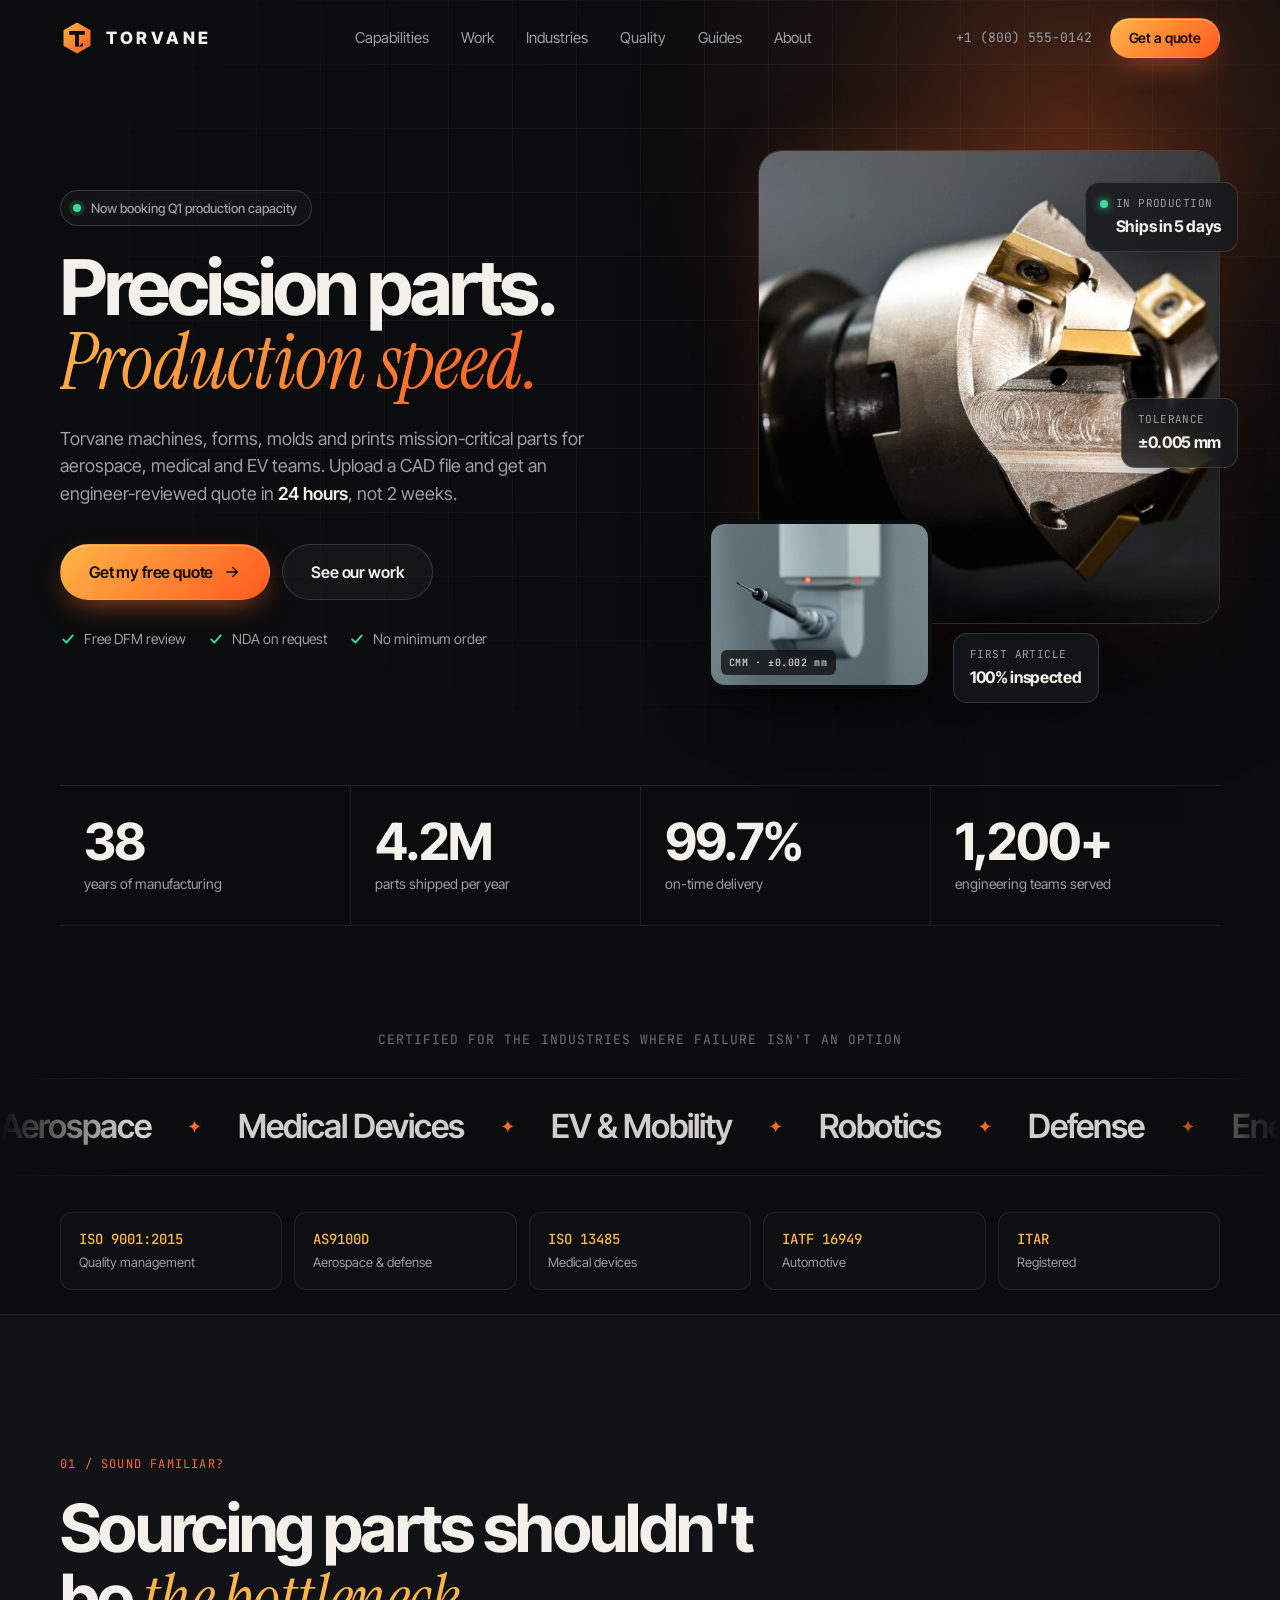
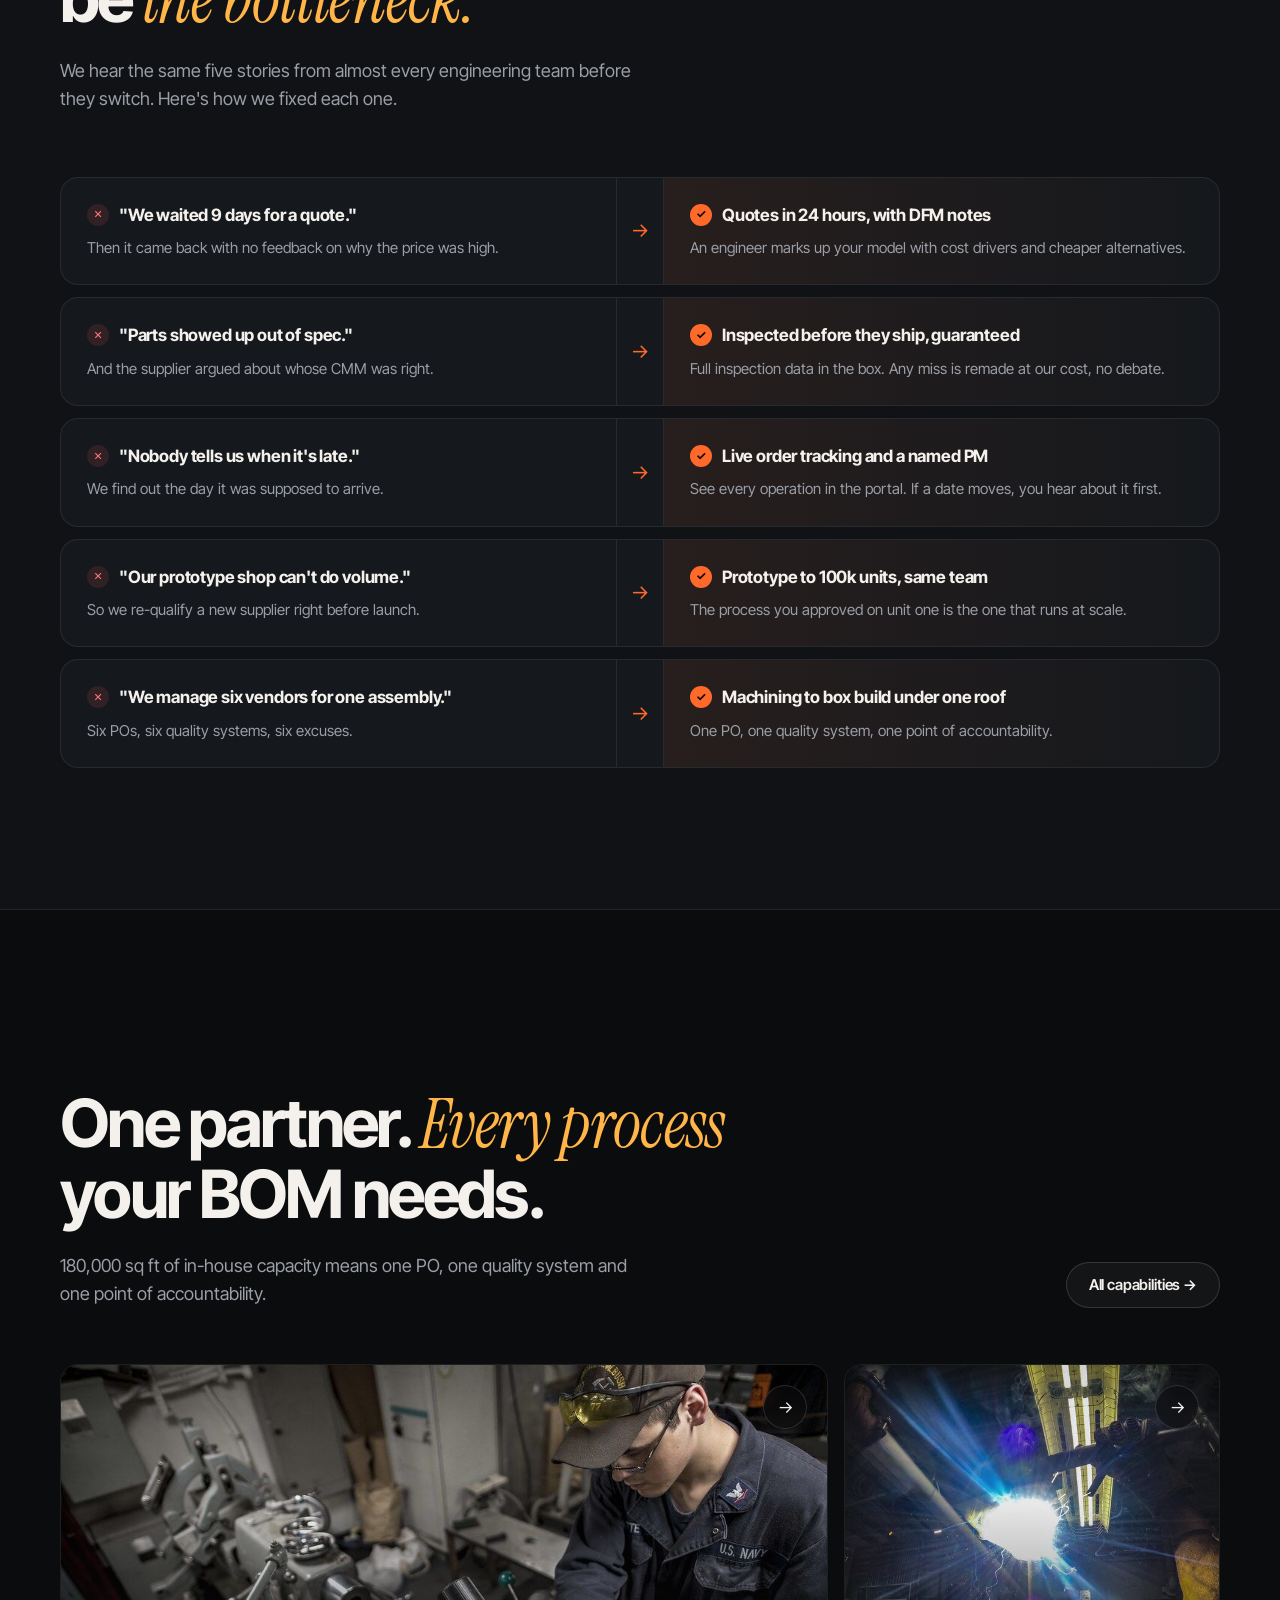
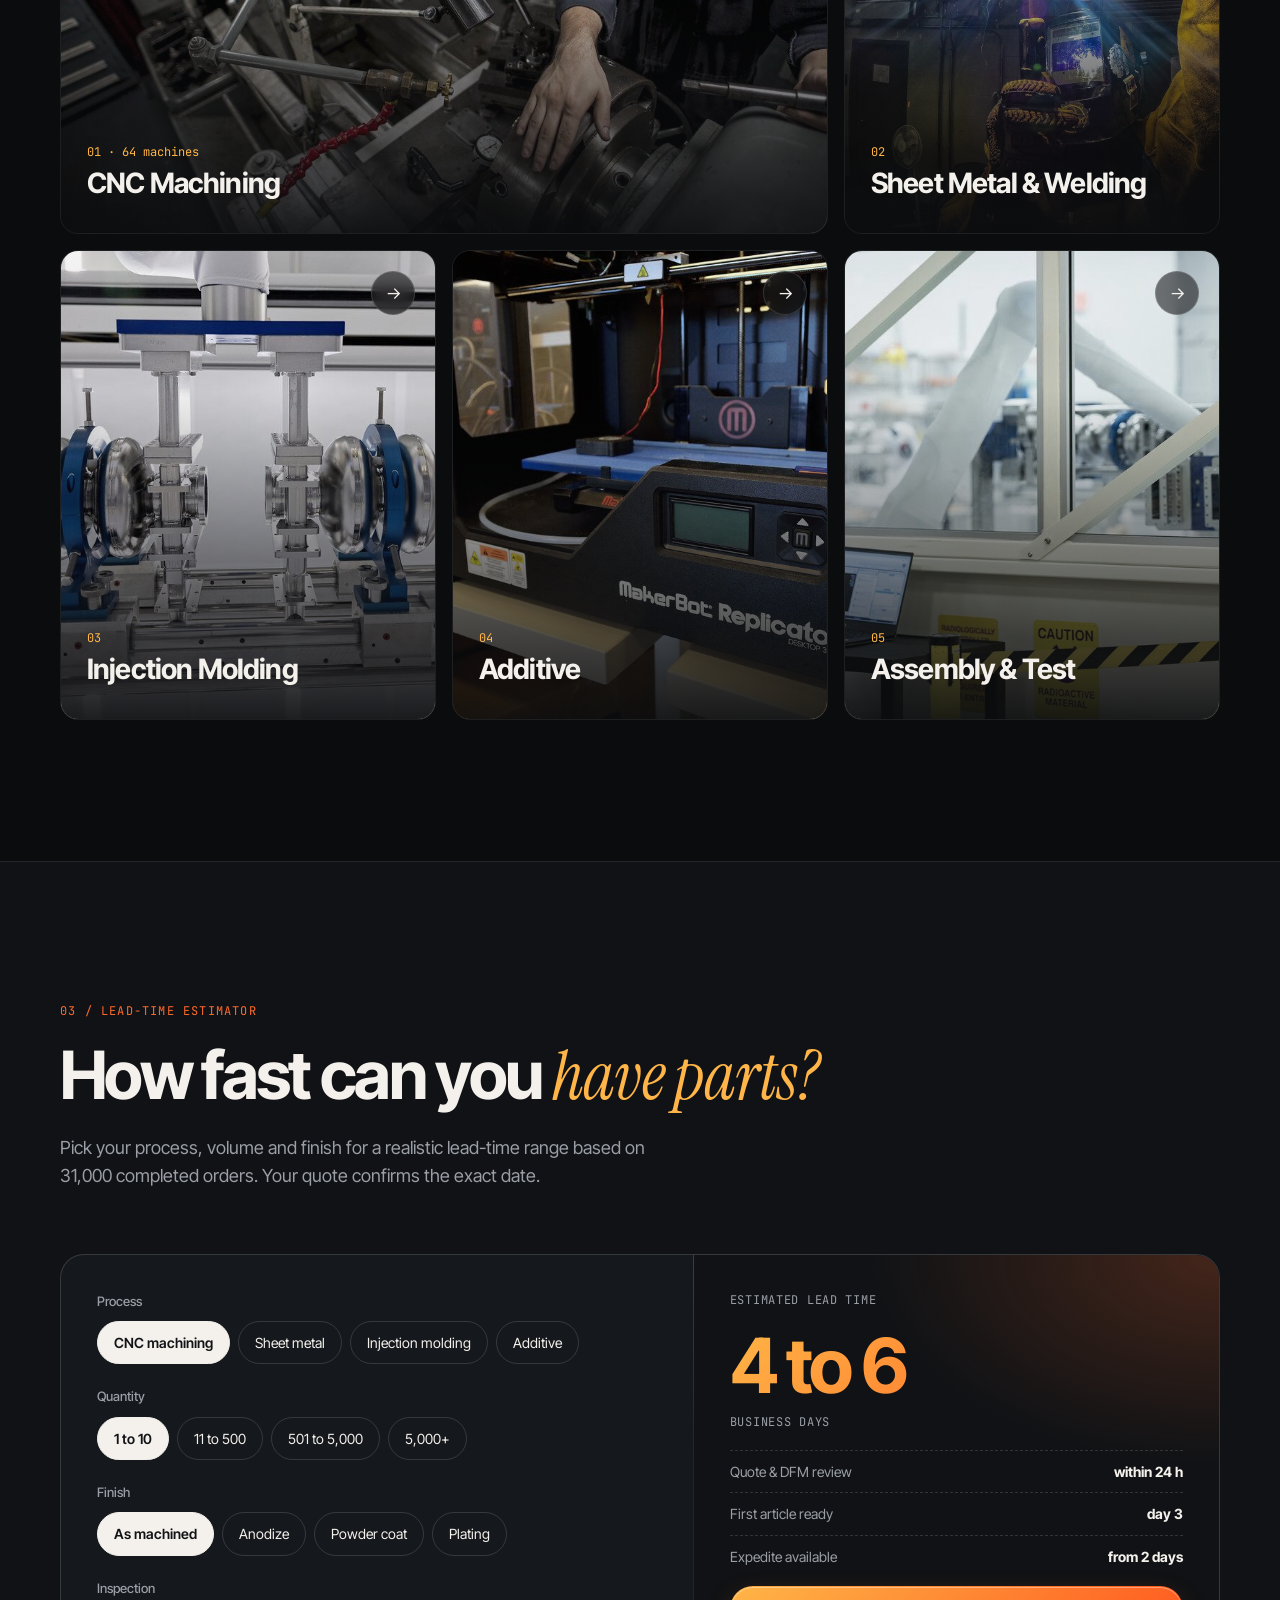
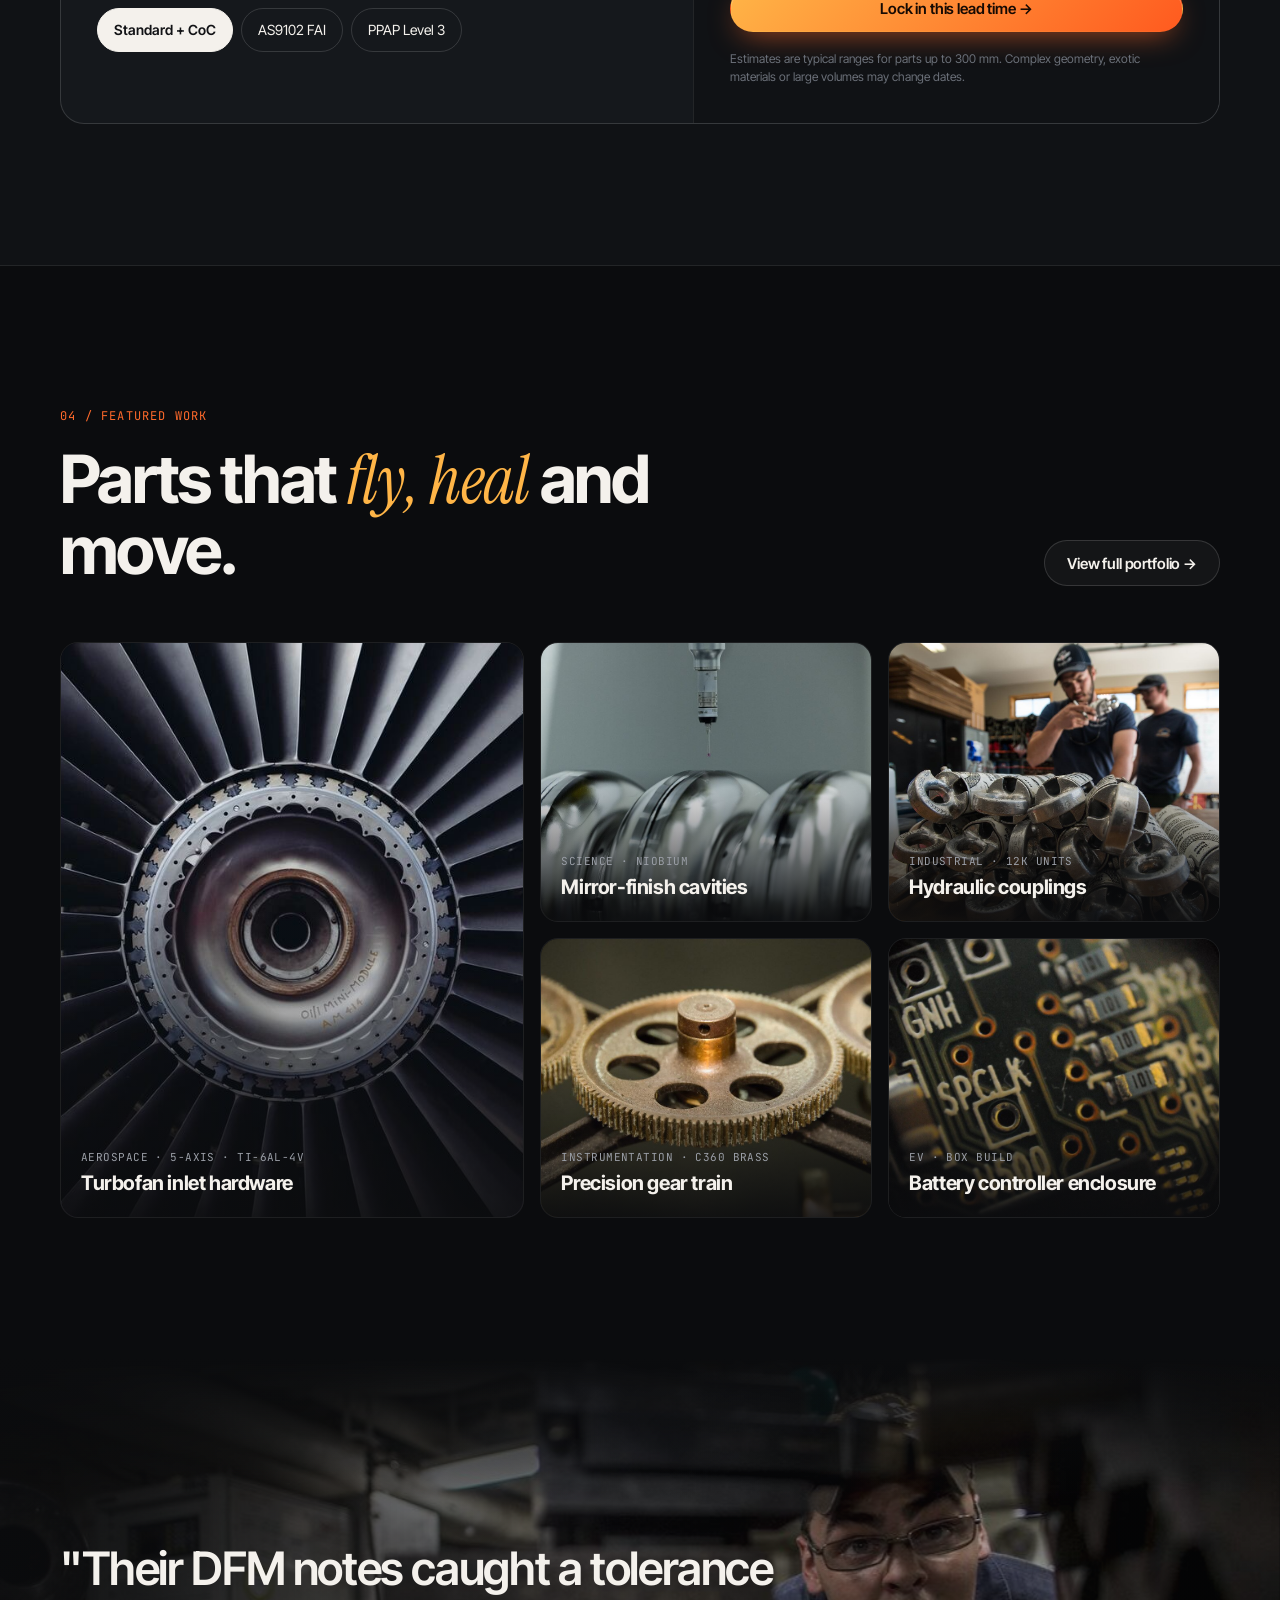
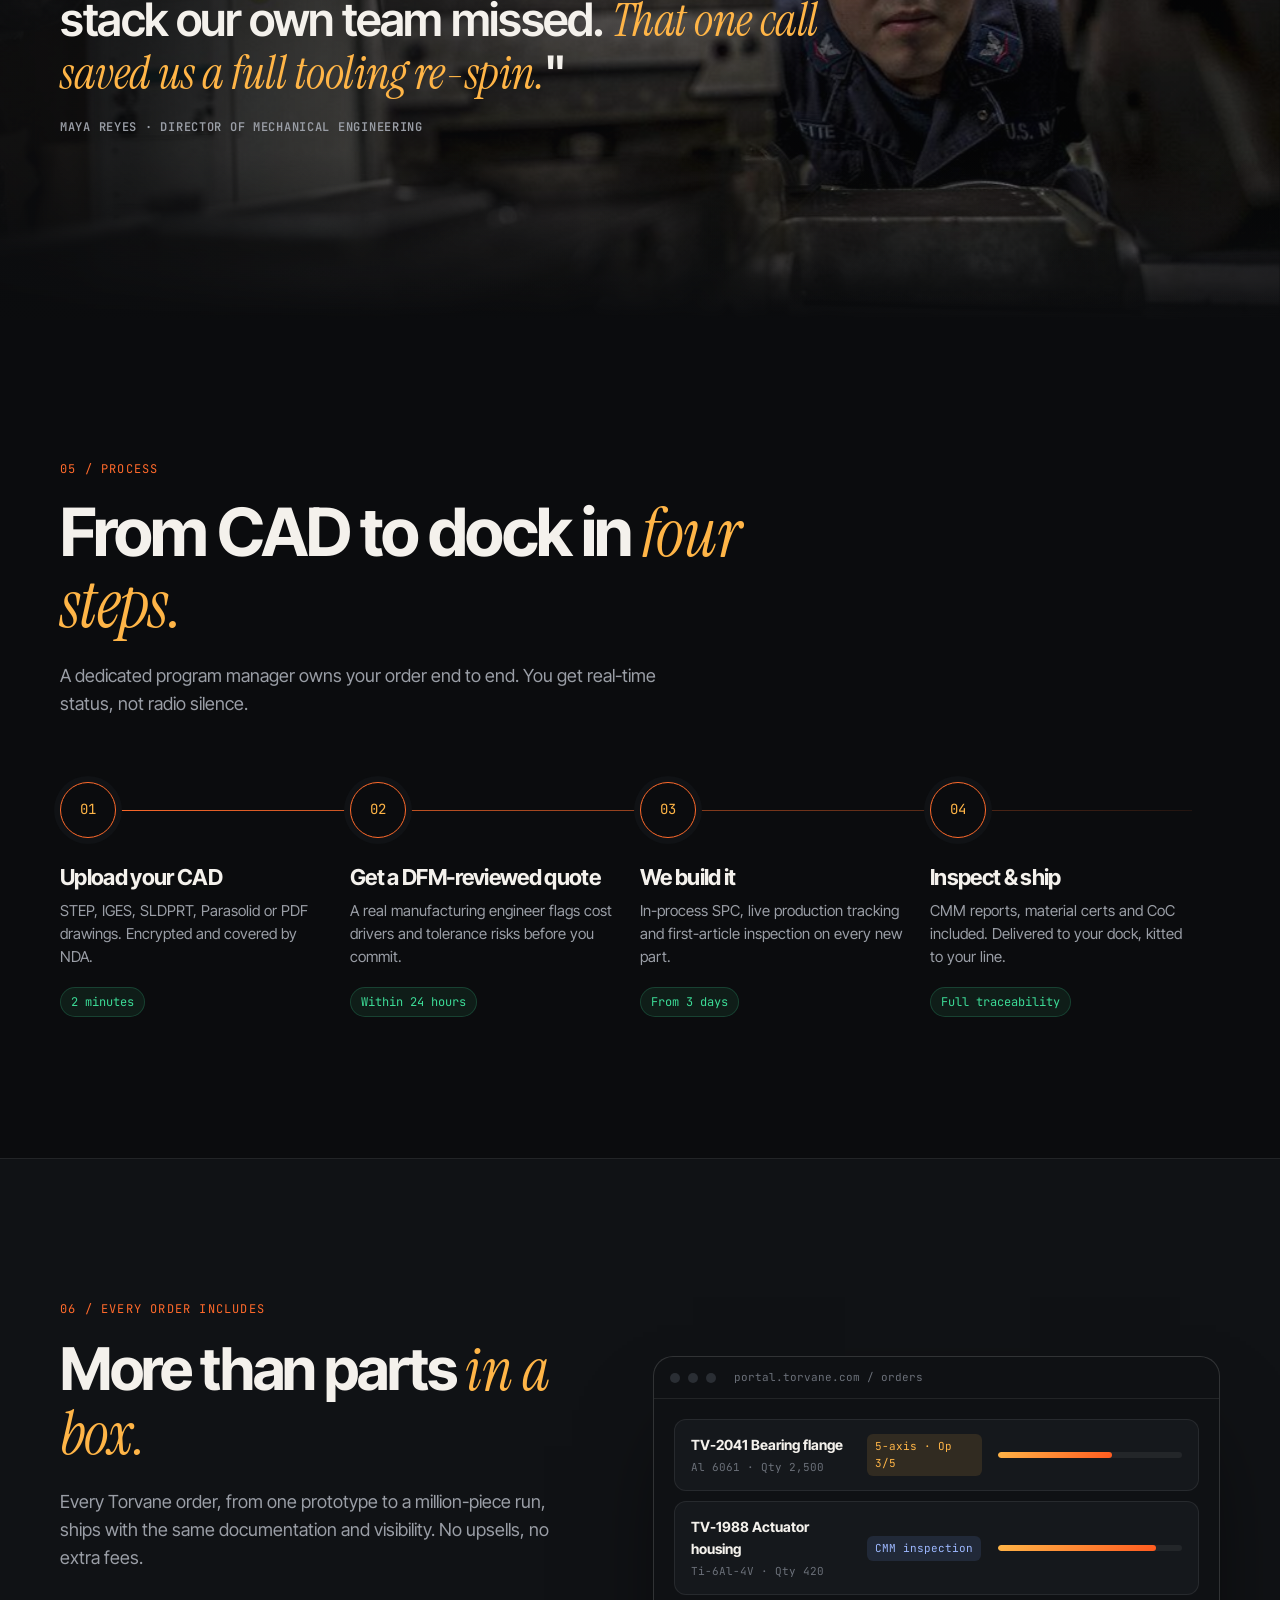
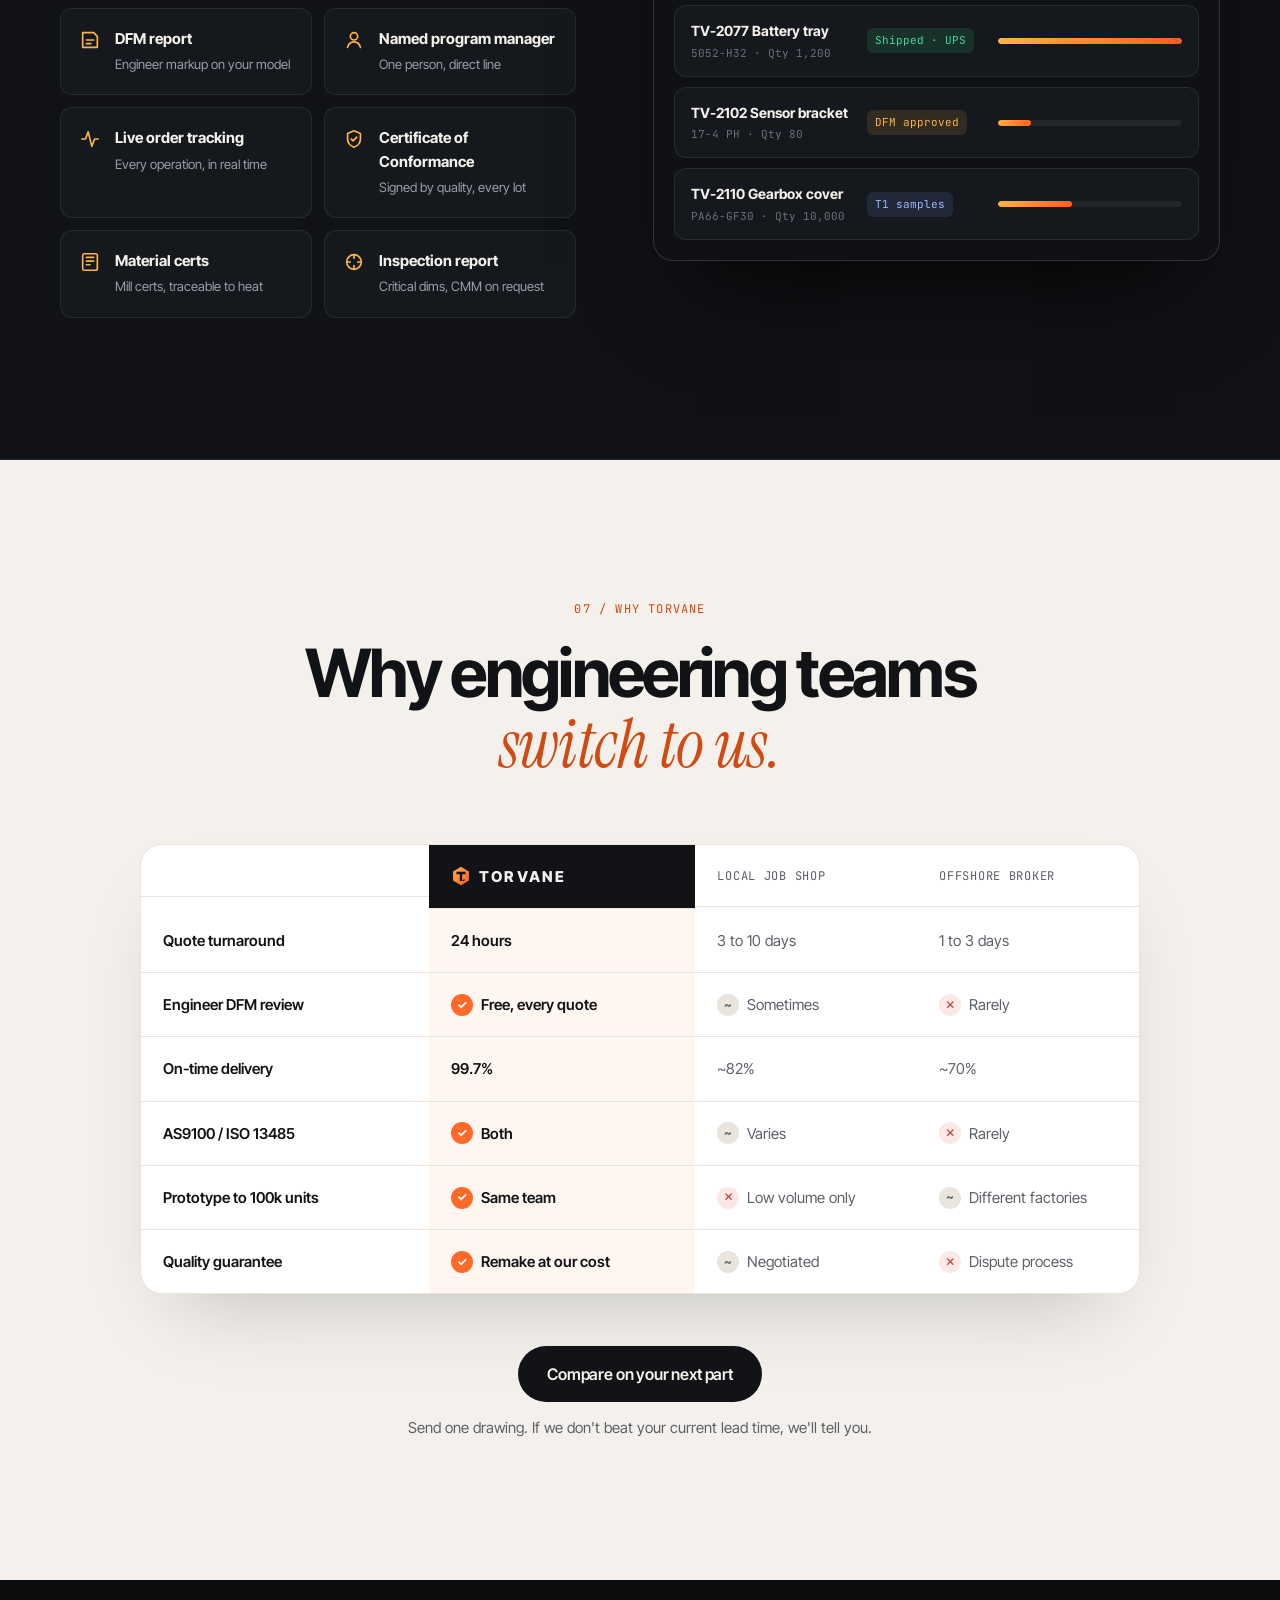
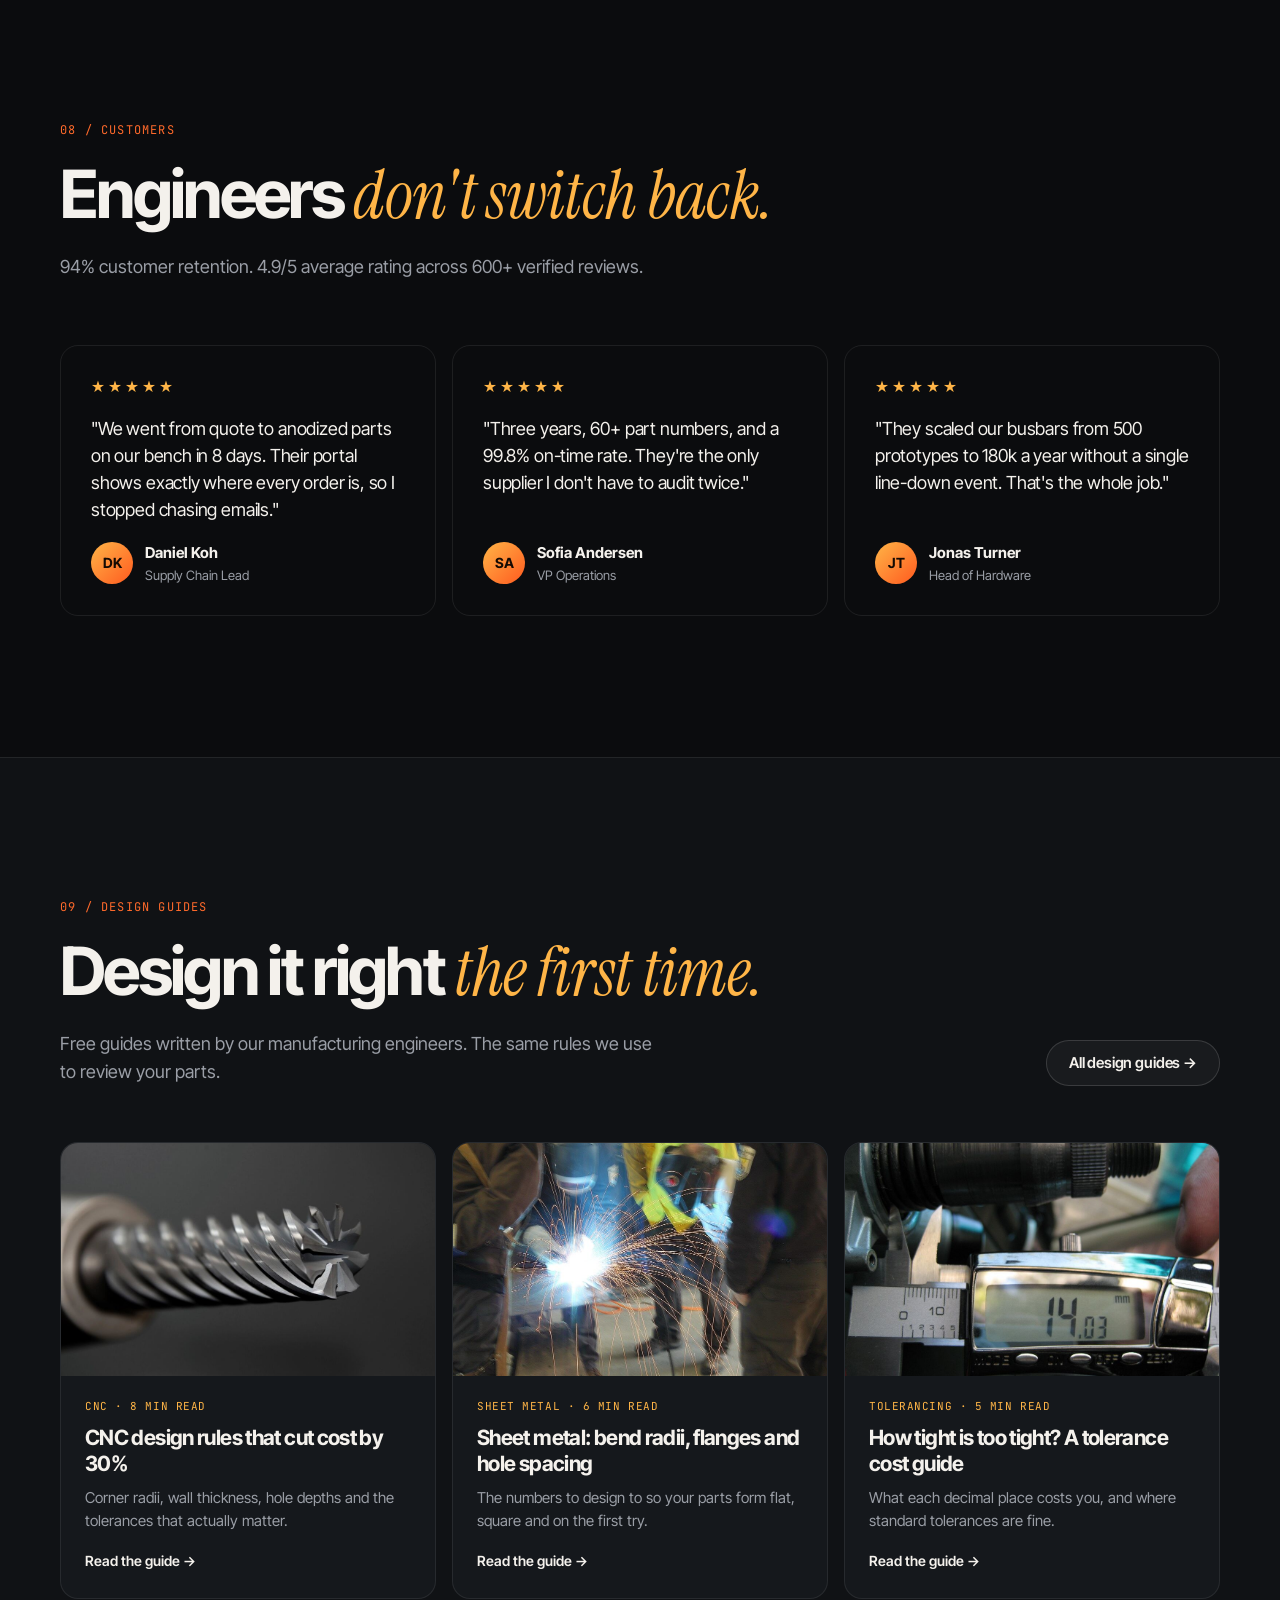
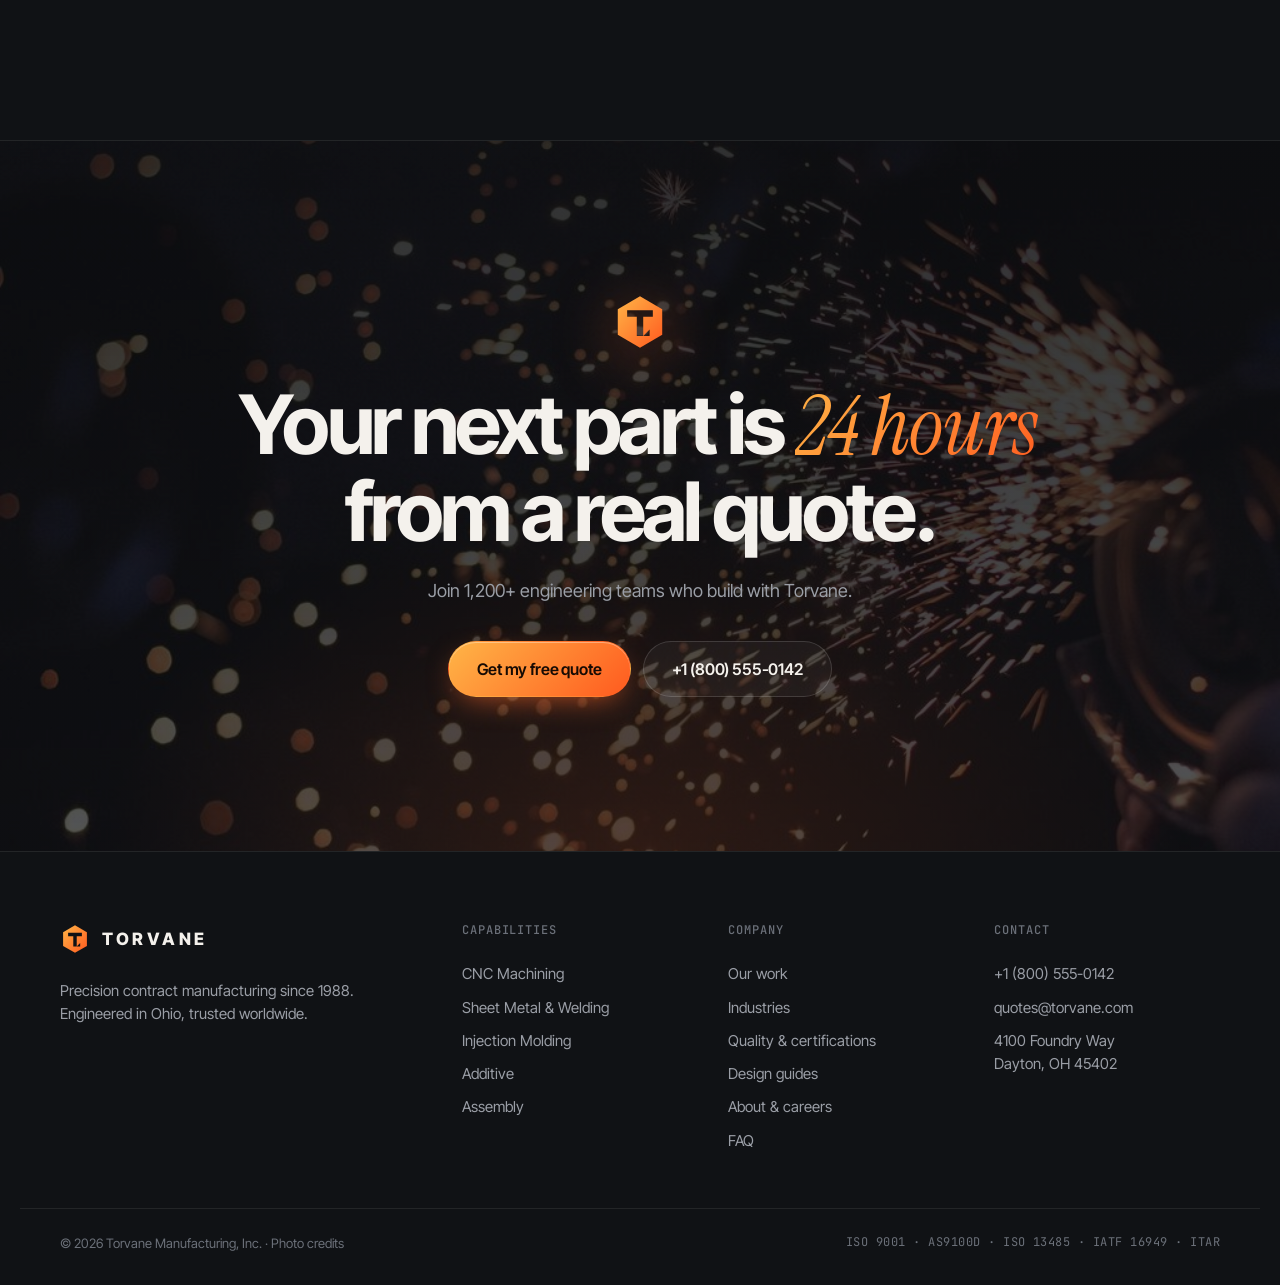
<file: index.html>
<!doctype html>
<html lang="en">
<head>
  <meta charset="utf-8" />
  <meta name="viewport" content="width=device-width, initial-scale=1" />
  <title>Torvane Manufacturing | Precision Parts at Production Speed</title>
  <meta name="description" content="Torvane is a precision contract manufacturer for CNC machining, sheet metal, injection molding and additive. ISO 9001 and AS9100D certified. DFM-reviewed quotes in 24 hours." />
  <meta name="theme-color" content="#0B0C0E" />
  <meta property="og:title" content="Torvane Manufacturing | Precision Parts at Production Speed" />
  <meta property="og:description" content="Torvane is a precision contract manufacturer for CNC machining, sheet metal, injection molding and additive. ISO 9001 and AS9100D certified. DFM-reviewed quotes in 24 hours." />
  <meta property="og:type" content="website" />
  <meta property="og:image" content="assets/img/cnc-facemill.jpg" />
  <link rel="icon" href="assets/favicon.svg" type="image/svg+xml" />
  <link rel="preconnect" href="https://fonts.googleapis.com" />
  <link rel="preconnect" href="https://fonts.gstatic.com" crossorigin />
  <link href="https://fonts.googleapis.com/css2?family=Inter+Tight:wght@400;500;600;700;800&family=Instrument+Serif:ital@0;1&family=JetBrains+Mono:wght@400;500&display=swap" rel="stylesheet" />
  <link rel="stylesheet" href="styles.css" />
</head>
<body data-page="home">
  <a class="skip" href="#main">Skip to content</a>

  <header class="nav" id="nav">
    <div class="container nav__inner">
      <a href="index.html" class="brand" aria-label="Torvane home">
        <img src="assets/logo-mark.svg" alt="" width="34" height="34" />
        <span class="brand__word">TORVANE</span>
      </a>
      <nav class="nav__links" aria-label="Primary">
        <a href="capabilities.html">Capabilities</a>
        <a href="work.html">Work</a>
        <a href="industries.html">Industries</a>
        <a href="quality.html">Quality</a>
        <a href="guides.html">Guides</a>
        <a href="about.html">About</a>
      </nav>
      <div class="nav__cta">
        <a href="tel:+18005550142" class="nav__phone">+1 (800) 555-0142</a>
        <a href="quote.html" class="btn btn--primary btn--sm">Get a quote</a>
        <button class="nav__toggle" aria-label="Open menu" aria-expanded="false" aria-controls="mobile-menu">
          <span></span><span></span>
        </button>
      </div>
    </div>
    <div class="mobile-menu" id="mobile-menu" hidden>
        <a href="capabilities.html">Capabilities</a>
        <a href="work.html">Work</a>
        <a href="industries.html">Industries</a>
        <a href="quality.html">Quality</a>
        <a href="guides.html">Guides</a>
        <a href="about.html">About</a>
      <a href="quote.html" class="btn btn--primary">Get a quote in 24h</a>
    </div>
  </header>

  <main id="main">
    <!-- ================= HERO ================= -->
    <section class="hero" id="top">
      <div class="hero__grid-bg" aria-hidden="true"></div>
      <div class="hero__glow" aria-hidden="true"></div>
      <div class="container hero__inner">
        <div class="hero__copy">
          <p class="eyebrow reveal"><span class="dot"></span> Now booking Q1 production capacity</p>
          <h1 class="hero__title reveal">
            Precision parts.<br />
            <em>Production speed.</em>
          </h1>
          <p class="hero__sub reveal">
            Torvane machines, forms, molds and prints mission-critical parts for aerospace, medical and EV teams. Upload a CAD file and get an engineer-reviewed quote in <strong>24 hours</strong>, not 2 weeks.
          </p>
          <div class="hero__ctas reveal">
            <a href="quote.html" class="btn btn--primary btn--lg">
              Get my free quote
              <svg width="18" height="18" viewBox="0 0 24 24" fill="none" aria-hidden="true"><path d="M5 12h14M13 6l6 6-6 6" stroke="currentColor" stroke-width="2" stroke-linecap="round" stroke-linejoin="round"/></svg>
            </a>
            <a href="work.html" class="btn btn--ghost btn--lg">See our work</a>
          </div>
          <ul class="hero__trust reveal" aria-label="Guarantees">
            <li><svg viewBox="0 0 20 20" aria-hidden="true"><path d="M4 10.5l4 4 8-9" /></svg>Free DFM review</li>
            <li><svg viewBox="0 0 20 20" aria-hidden="true"><path d="M4 10.5l4 4 8-9" /></svg>NDA on request</li>
            <li><svg viewBox="0 0 20 20" aria-hidden="true"><path d="M4 10.5l4 4 8-9" /></svg>No minimum order</li>
          </ul>
        </div>

        <div class="hero__photo reveal">
          <div class="hero__photo-main">
            <img src="assets/img/cnc-facemill.jpg" alt="Indexable face mill with carbide inserts in a CNC tool holder" width="1024" height="683" fetchpriority="high" />
          </div>
          <div class="hero__photo-inset">
            <img src="assets/img/cmm-probe.jpg" alt="CMM probe measuring a precision part" width="1024" height="682" />
            <span class="hero__photo-tag">CMM · ±0.002 mm</span>
          </div>
          <div class="chip chip--a" aria-hidden="true"><span class="chip__k">Tolerance</span><span class="chip__v">±0.005 mm</span></div>
          <div class="chip chip--b" aria-hidden="true"><span class="chip__live"></span><span class="chip__k">In production</span><span class="chip__v">Ships in 5 days</span></div>
          <div class="chip chip--c" aria-hidden="true"><span class="chip__k">First article</span><span class="chip__v">100% inspected</span></div>
        </div>
      </div>

      <div class="container">
        <div class="hero__stats reveal">
          <div><b><span data-count="38">38</span></b><span>years of manufacturing</span></div>
          <div><b><span data-count="4.2" data-decimals="1">4.2</span>M</b><span>parts shipped per year</span></div>
          <div><b><span data-count="99.7" data-decimals="1">99.7</span>%</b><span>on-time delivery</span></div>
          <div><b><span data-count="1200">1,200</span>+</b><span>engineering teams served</span></div>
        </div>
      </div>
    </section>

    <!-- ================= INDUSTRIES / CERTS ================= -->
    <section class="strip" aria-label="Industries and certifications">
      <div class="strip__label">Certified for the industries where failure isn't an option</div>
      <div class="marquee">
        <div class="marquee__track">
          <span>Aerospace</span><i>✦</i><span>Medical Devices</span><i>✦</i><span>EV &amp; Mobility</span><i>✦</i><span>Robotics</span><i>✦</i><span>Defense</span><i>✦</i><span>Energy</span><i>✦</i><span>Semiconductor</span><i>✦</i><span>Industrial Equipment</span><i>✦</i>
          <span aria-hidden="true">Aerospace</span><i>✦</i><span aria-hidden="true">Medical Devices</span><i>✦</i><span aria-hidden="true">EV &amp; Mobility</span><i>✦</i><span aria-hidden="true">Robotics</span><i>✦</i><span aria-hidden="true">Defense</span><i>✦</i><span aria-hidden="true">Energy</span><i>✦</i><span aria-hidden="true">Semiconductor</span><i>✦</i><span aria-hidden="true">Industrial Equipment</span><i>✦</i>
        </div>
      </div>
      <div class="container certs">
        <div class="cert"><b>ISO 9001:2015</b><span>Quality management</span></div>
        <div class="cert"><b>AS9100D</b><span>Aerospace &amp; defense</span></div>
        <div class="cert"><b>ISO 13485</b><span>Medical devices</span></div>
        <div class="cert"><b>IATF 16949</b><span>Automotive</span></div>
        <div class="cert"><b>ITAR</b><span>Registered</span></div>
      </div>
    </section>

    <!-- ================= PAINS ================= -->
    <section class="section section--alt">
      <div class="container">
        <div class="section__head">
          <p class="kicker reveal">01 / Sound familiar?</p>
          <h2 class="reveal">Sourcing parts shouldn't be <em>the bottleneck.</em></h2>
          <p class="section__lede reveal">We hear the same five stories from almost every engineering team before they switch. Here's how we fixed each one.</p>
        </div>
        <div class="pains">
          <div class="pain reveal"><div class="pain__bad"><b>"We waited 9 days for a quote."</b><span>Then it came back with no feedback on why the price was high.</span></div><div class="pain__arrow" aria-hidden="true">→</div><div class="pain__good"><b>Quotes in 24 hours, with DFM notes</b><span>An engineer marks up your model with cost drivers and cheaper alternatives.</span></div></div>
          <div class="pain reveal"><div class="pain__bad"><b>"Parts showed up out of spec."</b><span>And the supplier argued about whose CMM was right.</span></div><div class="pain__arrow" aria-hidden="true">→</div><div class="pain__good"><b>Inspected before they ship, guaranteed</b><span>Full inspection data in the box. Any miss is remade at our cost, no debate.</span></div></div>
          <div class="pain reveal"><div class="pain__bad"><b>"Nobody tells us when it's late."</b><span>We find out the day it was supposed to arrive.</span></div><div class="pain__arrow" aria-hidden="true">→</div><div class="pain__good"><b>Live order tracking and a named PM</b><span>See every operation in the portal. If a date moves, you hear about it first.</span></div></div>
          <div class="pain reveal"><div class="pain__bad"><b>"Our prototype shop can't do volume."</b><span>So we re-qualify a new supplier right before launch.</span></div><div class="pain__arrow" aria-hidden="true">→</div><div class="pain__good"><b>Prototype to 100k units, same team</b><span>The process you approved on unit one is the one that runs at scale.</span></div></div>
          <div class="pain reveal"><div class="pain__bad"><b>"We manage six vendors for one assembly."</b><span>Six POs, six quality systems, six excuses.</span></div><div class="pain__arrow" aria-hidden="true">→</div><div class="pain__good"><b>Machining to box build under one roof</b><span>One PO, one quality system, one point of accountability.</span></div></div>
        </div>
      </div>
    </section>

    <!-- ================= CAPABILITIES ================= -->
    <section class="section">
      <div class="container">
        <div class="head-row">
          <div class="section__head">
            <p class="kicker reveal">02 / Capabilities</p>
            <h2 class="reveal">One partner. <em>Every process</em> your BOM needs.</h2>
            <p class="section__lede reveal">180,000 sq ft of in-house capacity means one PO, one quality system and one point of accountability.</p>
          </div>
          <a href="capabilities.html" class="btn btn--ghost reveal">All capabilities →</a>
        </div>
        <div class="icards">
          <a href="capabilities.html#cnc" class="icard icard--wide reveal">
            <img src="assets/img/machinist-turning.jpg" alt="Machinist setting up a turning operation" loading="lazy" />
            <span class="icard__go" aria-hidden="true">→</span>
            <div class="icard__body"><span class="icard__n">01 · 64 machines</span><h3>CNC Machining</h3><p>3, 4 and 5-axis milling plus Swiss-type turning. Tolerances to ±0.005 mm in 50+ certified materials.</p></div>
          </a>
          <a href="capabilities.html#sheet-metal" class="icard reveal">
            <img src="assets/img/welding-blue.jpg" alt="Welder working on a steel assembly" loading="lazy" />
            <span class="icard__go" aria-hidden="true">→</span>
            <div class="icard__body"><span class="icard__n">02</span><h3>Sheet Metal &amp; Welding</h3><p>Fiber laser, CNC press brakes and certified TIG/MIG welding.</p></div>
          </a>
          <a href="capabilities.html#molding" class="icard reveal">
            <img src="assets/img/robot-line.jpg" alt="Automated robotic production cell" loading="lazy" />
            <span class="icard__go" aria-hidden="true">→</span>
            <div class="icard__body"><span class="icard__n">03</span><h3>Injection Molding</h3><p>In-house tooling, T1 samples in 15 days, 50 to 500-ton presses.</p></div>
          </a>
          <a href="capabilities.html#additive" class="icard reveal">
            <img src="assets/img/printer-3d.jpg" alt="Industrial 3D printer" loading="lazy" />
            <span class="icard__go" aria-hidden="true">→</span>
            <div class="icard__body"><span class="icard__n">04</span><h3>Additive</h3><p>Metal DMLS, SLS, MJF and SLA for prototypes and end-use parts.</p></div>
          </a>
          <a href="capabilities.html#assembly" class="icard reveal">
            <img src="assets/img/robot-operator.jpg" alt="Technician running an automated assembly cell" loading="lazy" />
            <span class="icard__go" aria-hidden="true">→</span>
            <div class="icard__body"><span class="icard__n">05</span><h3>Assembly &amp; Test</h3><p>Box builds, clean-room assembly, functional test and kitting.</p></div>
          </a>
        </div>
      </div>
    </section>

    <!-- ================= ESTIMATOR ================= -->
    <section class="section section--alt" id="estimate">
      <div class="container">
        <div class="section__head">
          <p class="kicker reveal">03 / Lead-time estimator</p>
          <h2 class="reveal">How fast can you <em>have parts?</em></h2>
          <p class="section__lede reveal">Pick your process, volume and finish for a realistic lead-time range based on 31,000 completed orders. Your quote confirms the exact date.</p>
        </div>
        <form class="estimator reveal" id="estimator" onsubmit="return false">
          <div class="est__form">
            <div class="est__group"><span>Process</span>
              <div class="seg">
                <label><input type="radio" name="p" value="cnc" checked /><span>CNC machining</span></label>
                <label><input type="radio" name="p" value="sheet" /><span>Sheet metal</span></label>
                <label><input type="radio" name="p" value="mold" /><span>Injection molding</span></label>
                <label><input type="radio" name="p" value="am" /><span>Additive</span></label>
              </div>
            </div>
            <div class="est__group"><span>Quantity</span>
              <div class="seg">
                <label><input type="radio" name="q" value="1" checked /><span>1 to 10</span></label>
                <label><input type="radio" name="q" value="2" /><span>11 to 500</span></label>
                <label><input type="radio" name="q" value="3" /><span>501 to 5,000</span></label>
                <label><input type="radio" name="q" value="4" /><span>5,000+</span></label>
              </div>
            </div>
            <div class="est__group"><span>Finish</span>
              <div class="seg">
                <label><input type="radio" name="f" value="0" checked /><span>As machined</span></label>
                <label><input type="radio" name="f" value="3" /><span>Anodize</span></label>
                <label><input type="radio" name="f" value="3" /><span>Powder coat</span></label>
                <label><input type="radio" name="f" value="5" /><span>Plating</span></label>
              </div>
            </div>
            <div class="est__group"><span>Inspection</span>
              <div class="seg">
                <label><input type="radio" name="i" value="0" checked /><span>Standard + CoC</span></label>
                <label><input type="radio" name="i" value="1" /><span>AS9102 FAI</span></label>
                <label><input type="radio" name="i" value="4" /><span>PPAP Level 3</span></label>
              </div>
            </div>
          </div>
          <div class="est__out" aria-live="polite">
            <span class="est__label">Estimated lead time</span>
            <div class="est__big"><span id="estDays">5 to 7</span></div>
            <span class="est__label" style="margin-top:-8px">business days</span>
            <ul class="est__rows">
              <li><span>Quote &amp; DFM review</span><b>within 24 h</b></li>
              <li><span>First article ready</span><b id="estFa">day 4</b></li>
              <li><span>Expedite available</span><b id="estExp">from 3 days</b></li>
            </ul>
            <a href="quote.html" class="btn btn--primary">Lock in this lead time →</a>
            <p class="est__note">Estimates are typical ranges for parts up to 300 mm. Complex geometry, exotic materials or large volumes may change dates.</p>
          </div>
        </form>
      </div>
    </section>

    <!-- ================= FEATURED WORK ================= -->
    <section class="section">
      <div class="container">
        <div class="head-row">
          <div class="section__head">
            <p class="kicker reveal">04 / Featured work</p>
            <h2 class="reveal">Parts that <em>fly, heal</em> and move.</h2>
          </div>
          <a href="work.html" class="btn btn--ghost reveal">View full portfolio →</a>
        </div>
        <div class="work-strip">
          <a href="work.html" class="wtile reveal">
            <img src="assets/img/turbine.jpg" alt="Jet engine fan blades" loading="lazy" />
            <div class="wtile__meta"><span>Aerospace · 5-axis · Ti-6Al-4V</span><b>Turbofan inlet hardware</b></div>
          </a>
          <a href="work.html" class="wtile reveal">
            <img src="assets/img/cmm-parts.jpg" alt="Polished precision components under CMM inspection" loading="lazy" />
            <div class="wtile__meta"><span>Science · Niobium</span><b>Mirror-finish cavities</b></div>
          </a>
          <a href="work.html" class="wtile reveal">
            <img src="assets/img/parts-batch.jpg" alt="Batch of machined steel couplings" loading="lazy" />
            <div class="wtile__meta"><span>Industrial · 12k units</span><b>Hydraulic couplings</b></div>
          </a>
          <a href="work.html" class="wtile reveal">
            <img src="assets/img/gears-brass.jpg" alt="Precision brass gear train" loading="lazy" />
            <div class="wtile__meta"><span>Instrumentation · C360 Brass</span><b>Precision gear train</b></div>
          </a>
          <a href="work.html" class="wtile reveal">
            <img src="assets/img/pcb.jpg" alt="Macro of a printed circuit board" loading="lazy" />
            <div class="wtile__meta"><span>EV · Box build</span><b>Battery controller enclosure</b></div>
          </a>
        </div>
      </div>
    </section>

    <!-- ================= IMAGE BAND ================= -->
    <section class="band" aria-label="Customer quote">
      <img src="assets/img/machinist-mill.jpg" alt="" loading="lazy" data-parallax />
      <div class="container">
        <blockquote class="reveal">"Their DFM notes caught a tolerance stack our own team missed. <em>That one call saved us a full tooling re-spin.</em>"<cite>Maya Reyes · Director of Mechanical Engineering</cite></blockquote>
      </div>
    </section>

    <!-- ================= PROCESS ================= -->
    <section class="section" id="process">
      <div class="container">
        <div class="section__head">
          <p class="kicker reveal">05 / Process</p>
          <h2 class="reveal">From CAD to dock in <em>four steps.</em></h2>
          <p class="section__lede reveal">A dedicated program manager owns your order end to end. You get real-time status, not radio silence.</p>
        </div>
        <ol class="steps">
          <li class="step reveal"><span class="step__n">01</span><h3>Upload your CAD</h3><p>STEP, IGES, SLDPRT, Parasolid or PDF drawings. Encrypted and covered by NDA.</p><span class="step__t">2 minutes</span></li>
          <li class="step reveal"><span class="step__n">02</span><h3>Get a DFM-reviewed quote</h3><p>A real manufacturing engineer flags cost drivers and tolerance risks before you commit.</p><span class="step__t">Within 24 hours</span></li>
          <li class="step reveal"><span class="step__n">03</span><h3>We build it</h3><p>In-process SPC, live production tracking and first-article inspection on every new part.</p><span class="step__t">From 3 days</span></li>
          <li class="step reveal"><span class="step__n">04</span><h3>Inspect &amp; ship</h3><p>CMM reports, material certs and CoC included. Delivered to your dock, kitted to your line.</p><span class="step__t">Full traceability</span></li>
        </ol>
      </div>
    </section>

    <!-- ================= DELIVERABLES ================= -->
    <section class="section section--alt">
      <div class="container deliver">
        <div>
          <p class="kicker reveal">06 / Every order includes</p>
          <h2 class="reveal" style="font-size:clamp(36px,4.6vw,60px)">More than parts <em>in a box.</em></h2>
          <p class="section__lede reveal">Every Torvane order, from one prototype to a million-piece run, ships with the same documentation and visibility. No upsells, no extra fees.</p>
          <div class="deliver__list" style="margin-top:36px">
            <div class="dl reveal"><svg viewBox="0 0 24 24" aria-hidden="true"><path d="M4 4h12l4 4v12H4z"/><path d="M8 12h8M8 16h5"/></svg><div><b>DFM report</b><span>Engineer markup on your model</span></div></div>
            <div class="dl reveal"><svg viewBox="0 0 24 24" aria-hidden="true"><circle cx="12" cy="8" r="4"/><path d="M5 20c1-4 4-6 7-6s6 2 7 6"/></svg><div><b>Named program manager</b><span>One person, direct line</span></div></div>
            <div class="dl reveal"><svg viewBox="0 0 24 24" aria-hidden="true"><path d="M3 12h4l3-8 4 16 3-8h4"/></svg><div><b>Live order tracking</b><span>Every operation, in real time</span></div></div>
            <div class="dl reveal"><svg viewBox="0 0 24 24" aria-hidden="true"><path d="M12 3l7 3v6c0 4.5-3 7.5-7 9-4-1.5-7-4.5-7-9V6z"/><path d="M9 12l2 2 4-4"/></svg><div><b>Certificate of Conformance</b><span>Signed by quality, every lot</span></div></div>
            <div class="dl reveal"><svg viewBox="0 0 24 24" aria-hidden="true"><rect x="4" y="3" width="16" height="18" rx="2"/><path d="M8 7h8M8 11h8M8 15h4"/></svg><div><b>Material certs</b><span>Mill certs, traceable to heat</span></div></div>
            <div class="dl reveal"><svg viewBox="0 0 24 24" aria-hidden="true"><circle cx="12" cy="12" r="8"/><path d="M12 4v4M12 16v4M4 12h4M16 12h4"/></svg><div><b>Inspection report</b><span>Critical dims, CMM on request</span></div></div>
          </div>
        </div>
        <div class="portal reveal" aria-label="Example of the Torvane customer portal">
          <div class="portal__bar"><i></i><i></i><i></i><span>portal.torvane.com / orders</span></div>
          <div class="portal__body">
            <div class="porder"><div><b>TV-2041 Bearing flange</b><small>Al 6061 · Qty 2,500</small></div><span class="pstatus pstatus--run">5-axis · Op 3/5</span><div class="pbar"><span style="width:62%"></span></div></div>
            <div class="porder"><div><b>TV-1988 Actuator housing</b><small>Ti-6Al-4V · Qty 420</small></div><span class="pstatus pstatus--qc">CMM inspection</span><div class="pbar"><span style="width:86%"></span></div></div>
            <div class="porder"><div><b>TV-2077 Battery tray</b><small>5052-H32 · Qty 1,200</small></div><span class="pstatus pstatus--ship">Shipped · UPS</span><div class="pbar"><span style="width:100%"></span></div></div>
            <div class="porder"><div><b>TV-2102 Sensor bracket</b><small>17-4 PH · Qty 80</small></div><span class="pstatus pstatus--run">DFM approved</span><div class="pbar"><span style="width:18%"></span></div></div>
            <div class="porder"><div><b>TV-2110 Gearbox cover</b><small>PA66-GF30 · Qty 10,000</small></div><span class="pstatus pstatus--qc">T1 samples</span><div class="pbar"><span style="width:40%"></span></div></div>
          </div>
        </div>
      </div>
    </section>

    <!-- ================= COMPARISON ================= -->
    <section class="section section--light">
      <div class="container">
        <div class="section__head section__head--center">
          <p class="kicker reveal">07 / Why Torvane</p>
          <h2 class="reveal">Why engineering teams <em>switch to us.</em></h2>
        </div>
        <div class="compare reveal" role="table" aria-label="Torvane compared with alternatives">
          <div class="compare__row compare__row--head" role="row">
            <span role="columnheader"></span>
            <span role="columnheader" class="is-us"><img src="assets/logo-mark.svg" alt="" width="20" height="20" /> Torvane</span>
            <span role="columnheader">Local job shop</span>
            <span role="columnheader">Offshore broker</span>
          </div>
          <div class="compare__row" role="row"><span role="rowheader">Quote turnaround</span><span role="cell" class="is-us">24 hours</span><span role="cell">3 to 10 days</span><span role="cell">1 to 3 days</span></div>
          <div class="compare__row" role="row"><span role="rowheader">Engineer DFM review</span><span role="cell" class="is-us"><i class="yes">✓</i> Free, every quote</span><span role="cell"><i class="meh">~</i> Sometimes</span><span role="cell"><i class="no">✕</i> Rarely</span></div>
          <div class="compare__row" role="row"><span role="rowheader">On-time delivery</span><span role="cell" class="is-us">99.7%</span><span role="cell">~82%</span><span role="cell">~70%</span></div>
          <div class="compare__row" role="row"><span role="rowheader">AS9100 / ISO 13485</span><span role="cell" class="is-us"><i class="yes">✓</i> Both</span><span role="cell"><i class="meh">~</i> Varies</span><span role="cell"><i class="no">✕</i> Rarely</span></div>
          <div class="compare__row" role="row"><span role="rowheader">Prototype to 100k units</span><span role="cell" class="is-us"><i class="yes">✓</i> Same team</span><span role="cell"><i class="no">✕</i> Low volume only</span><span role="cell"><i class="meh">~</i> Different factories</span></div>
          <div class="compare__row" role="row"><span role="rowheader">Quality guarantee</span><span role="cell" class="is-us"><i class="yes">✓</i> Remake at our cost</span><span role="cell"><i class="meh">~</i> Negotiated</span><span role="cell"><i class="no">✕</i> Dispute process</span></div>
        </div>
        <div class="center-cta reveal">
          <a href="quote.html" class="btn btn--dark btn--lg">Compare on your next part</a>
          <p>Send one drawing. If we don't beat your current lead time, we'll tell you.</p>
        </div>
      </div>
    </section>

    <!-- ================= TESTIMONIALS ================= -->
    <section class="section">
      <div class="container">
        <div class="section__head">
          <p class="kicker reveal">08 / Customers</p>
          <h2 class="reveal">Engineers <em>don't switch back.</em></h2>
          <p class="section__lede reveal">94% customer retention. 4.9/5 average rating across 600+ verified reviews.</p>
        </div>
        <div class="quotes">
          <figure class="quote reveal">
            <div class="stars" aria-label="5 out of 5 stars">★★★★★</div>
            <blockquote>"We went from quote to anodized parts on our bench in 8 days. Their portal shows exactly where every order is, so I stopped chasing emails."</blockquote>
            <figcaption><span class="avatar">DK</span><span><b>Daniel Koh</b>Supply Chain Lead</span></figcaption>
          </figure>
          <figure class="quote reveal">
            <div class="stars" aria-label="5 out of 5 stars">★★★★★</div>
            <blockquote>"Three years, 60+ part numbers, and a 99.8% on-time rate. They're the only supplier I don't have to audit twice."</blockquote>
            <figcaption><span class="avatar">SA</span><span><b>Sofia Andersen</b>VP Operations</span></figcaption>
          </figure>
          <figure class="quote reveal">
            <div class="stars" aria-label="5 out of 5 stars">★★★★★</div>
            <blockquote>"They scaled our busbars from 500 prototypes to 180k a year without a single line-down event. That's the whole job."</blockquote>
            <figcaption><span class="avatar">JT</span><span><b>Jonas Turner</b>Head of Hardware</span></figcaption>
          </figure>
        </div>
      </div>
    </section>

    <!-- ================= RESOURCES ================= -->
    <section class="section section--alt">
      <div class="container">
        <div class="head-row">
          <div class="section__head">
            <p class="kicker reveal">09 / Design guides</p>
            <h2 class="reveal">Design it right <em>the first time.</em></h2>
            <p class="section__lede reveal">Free guides written by our manufacturing engineers. The same rules we use to review your parts.</p>
          </div>
          <a href="guides.html" class="btn btn--ghost reveal">All design guides →</a>
        </div>
        <div class="articles">
          <a href="guides.html#cnc" class="article reveal"><div class="article__img"><img src="assets/img/endmill-dark.jpg" alt="" loading="lazy" /></div><div class="article__body"><span class="article__meta">CNC · 8 min read</span><h3>CNC design rules that cut cost by 30%</h3><p>Corner radii, wall thickness, hole depths and the tolerances that actually matter.</p><span class="article__go">Read the guide →</span></div></a>
          <a href="guides.html#sheet" class="article reveal"><div class="article__img"><img src="assets/img/welding.jpg" alt="" loading="lazy" /></div><div class="article__body"><span class="article__meta">Sheet metal · 6 min read</span><h3>Sheet metal: bend radii, flanges and hole spacing</h3><p>The numbers to design to so your parts form flat, square and on the first try.</p><span class="article__go">Read the guide →</span></div></a>
          <a href="guides.html#tolerances" class="article reveal"><div class="article__img"><img src="assets/img/caliper-digital.jpg" alt="" loading="lazy" /></div><div class="article__body"><span class="article__meta">Tolerancing · 5 min read</span><h3>How tight is too tight? A tolerance cost guide</h3><p>What each decimal place costs you, and where standard tolerances are fine.</p><span class="article__go">Read the guide →</span></div></a>
        </div>
      </div>
    </section>

    <section class="final final--photo">
      <div class="final__bg" aria-hidden="true"><img src="assets/img/sparks.jpg" alt="" loading="lazy" /></div>
      <div class="container final__inner">
        <img src="assets/logo-mark.svg" alt="" width="56" height="56" class="final__mark" />
        <h2>Your next part is <em>24 hours</em> from a real quote.</h2>
        <p>Join 1,200+ engineering teams who build with Torvane.</p>
        <div class="hero__ctas">
          <a href="quote.html" class="btn btn--primary btn--lg">Get my free quote</a>
          <a href="tel:+18005550142" class="btn btn--ghost btn--lg">+1 (800) 555-0142</a>
        </div>
      </div>
    </section>
  </main>

  <footer class="footer">
    <div class="container footer__grid">
      <div class="footer__brand">
        <a href="index.html" class="brand"><img src="assets/logo-mark.svg" alt="" width="30" height="30" /><span class="brand__word">TORVANE</span></a>
        <p>Precision contract manufacturing since 1988. Engineered in Ohio, trusted worldwide.</p>
      </div>
      <div>
        <h4>Capabilities</h4>
        <a href="capabilities.html#cnc">CNC Machining</a>
        <a href="capabilities.html#sheet-metal">Sheet Metal &amp; Welding</a>
        <a href="capabilities.html#molding">Injection Molding</a>
        <a href="capabilities.html#additive">Additive</a>
        <a href="capabilities.html#assembly">Assembly</a>
      </div>
      <div>
        <h4>Company</h4>
        <a href="work.html">Our work</a>
        <a href="industries.html">Industries</a>
        <a href="quality.html">Quality &amp; certifications</a>
        <a href="guides.html">Design guides</a>
        <a href="about.html">About &amp; careers</a>
        <a href="quote.html#faq">FAQ</a>
      </div>
      <div>
        <h4>Contact</h4>
        <a href="tel:+18005550142">+1 (800) 555-0142</a>
        <a href="mailto:quotes@torvane.com">quotes@torvane.com</a>
        <span>4100 Foundry Way<br />Dayton, OH 45402</span>
      </div>
    </div>
    <div class="container footer__base">
      <span>© <span id="year">2026</span> Torvane Manufacturing, Inc. · <a href="credits.html">Photo credits</a></span>
      <span class="mono">ISO 9001 · AS9100D · ISO 13485 · IATF 16949 · ITAR</span>
    </div>
  </footer>

  <div class="sticky-cta" id="stickyCta">
    <a href="tel:+18005550142" class="btn btn--ghost">Call</a>
    <a href="quote.html" class="btn btn--primary">Get a quote in 24h</a>
  </div>

  <script src="script.js" defer></script>
</body>
</html>
</file>
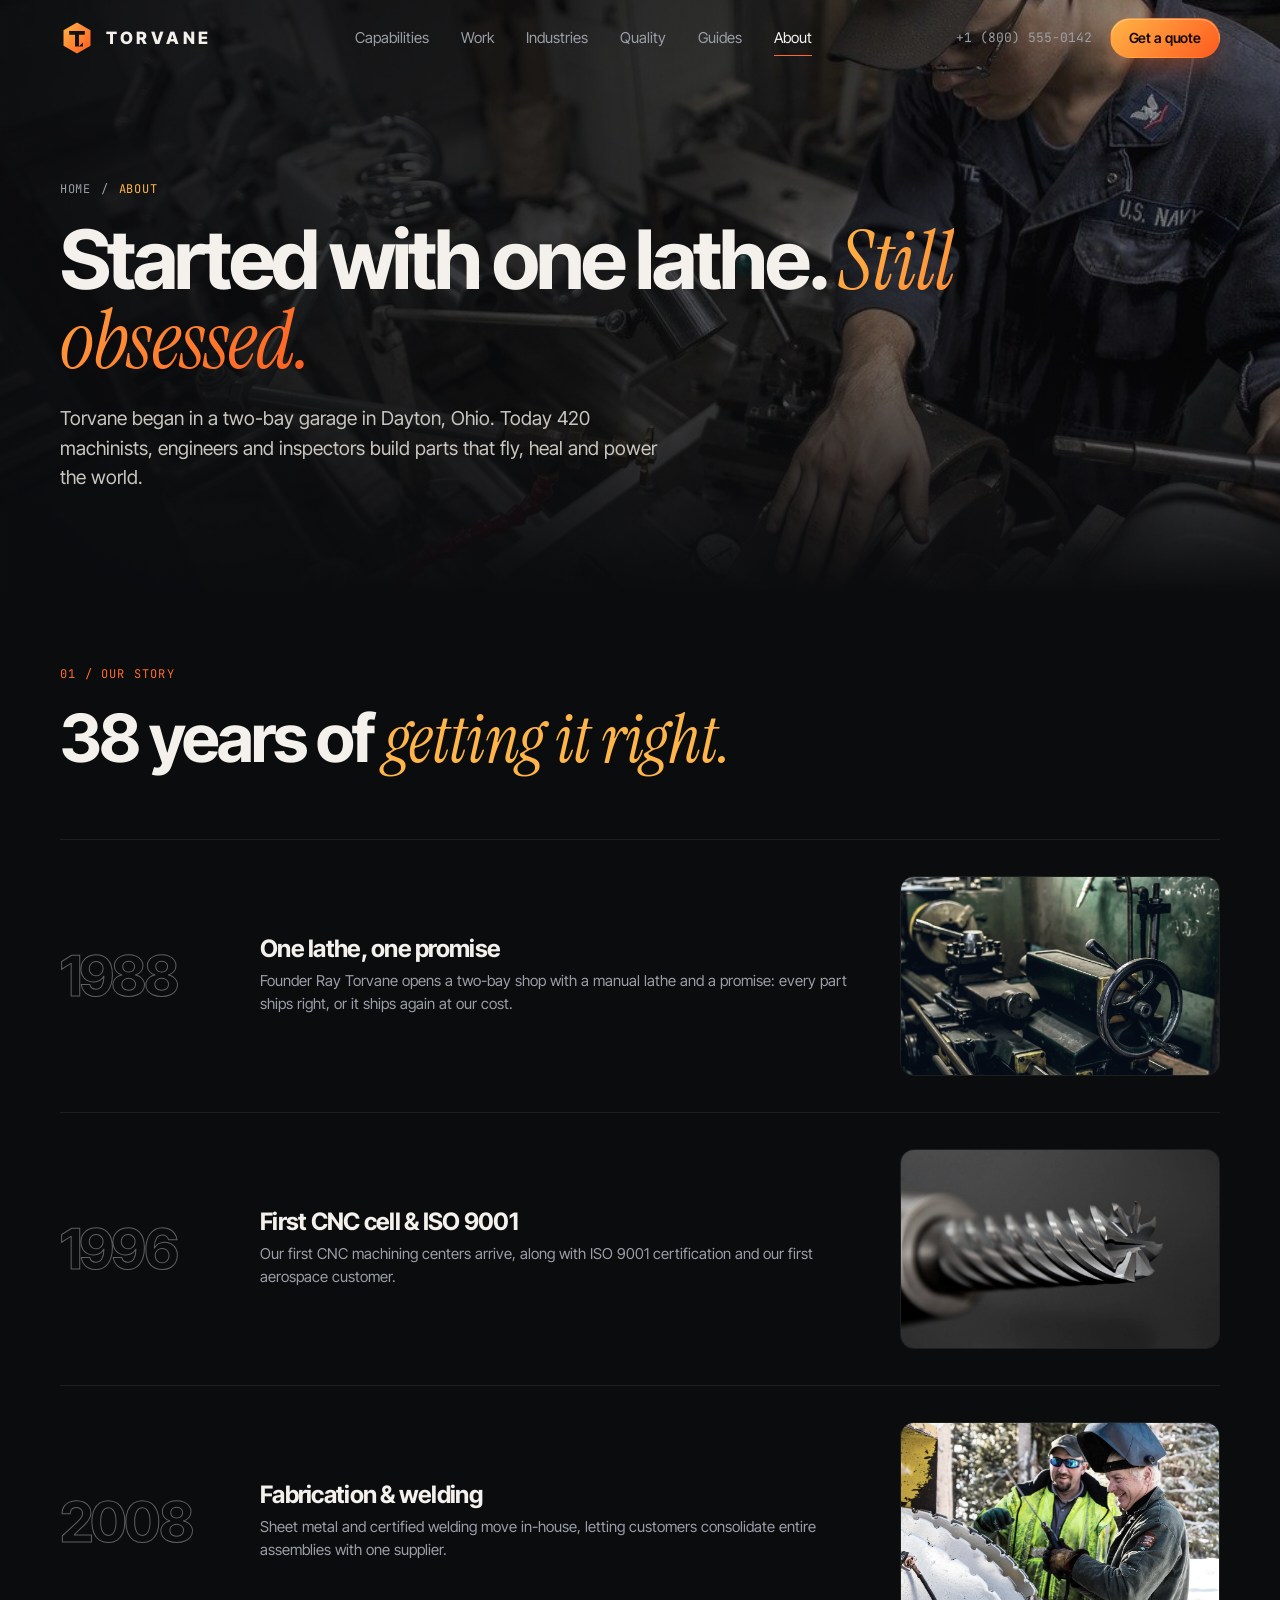
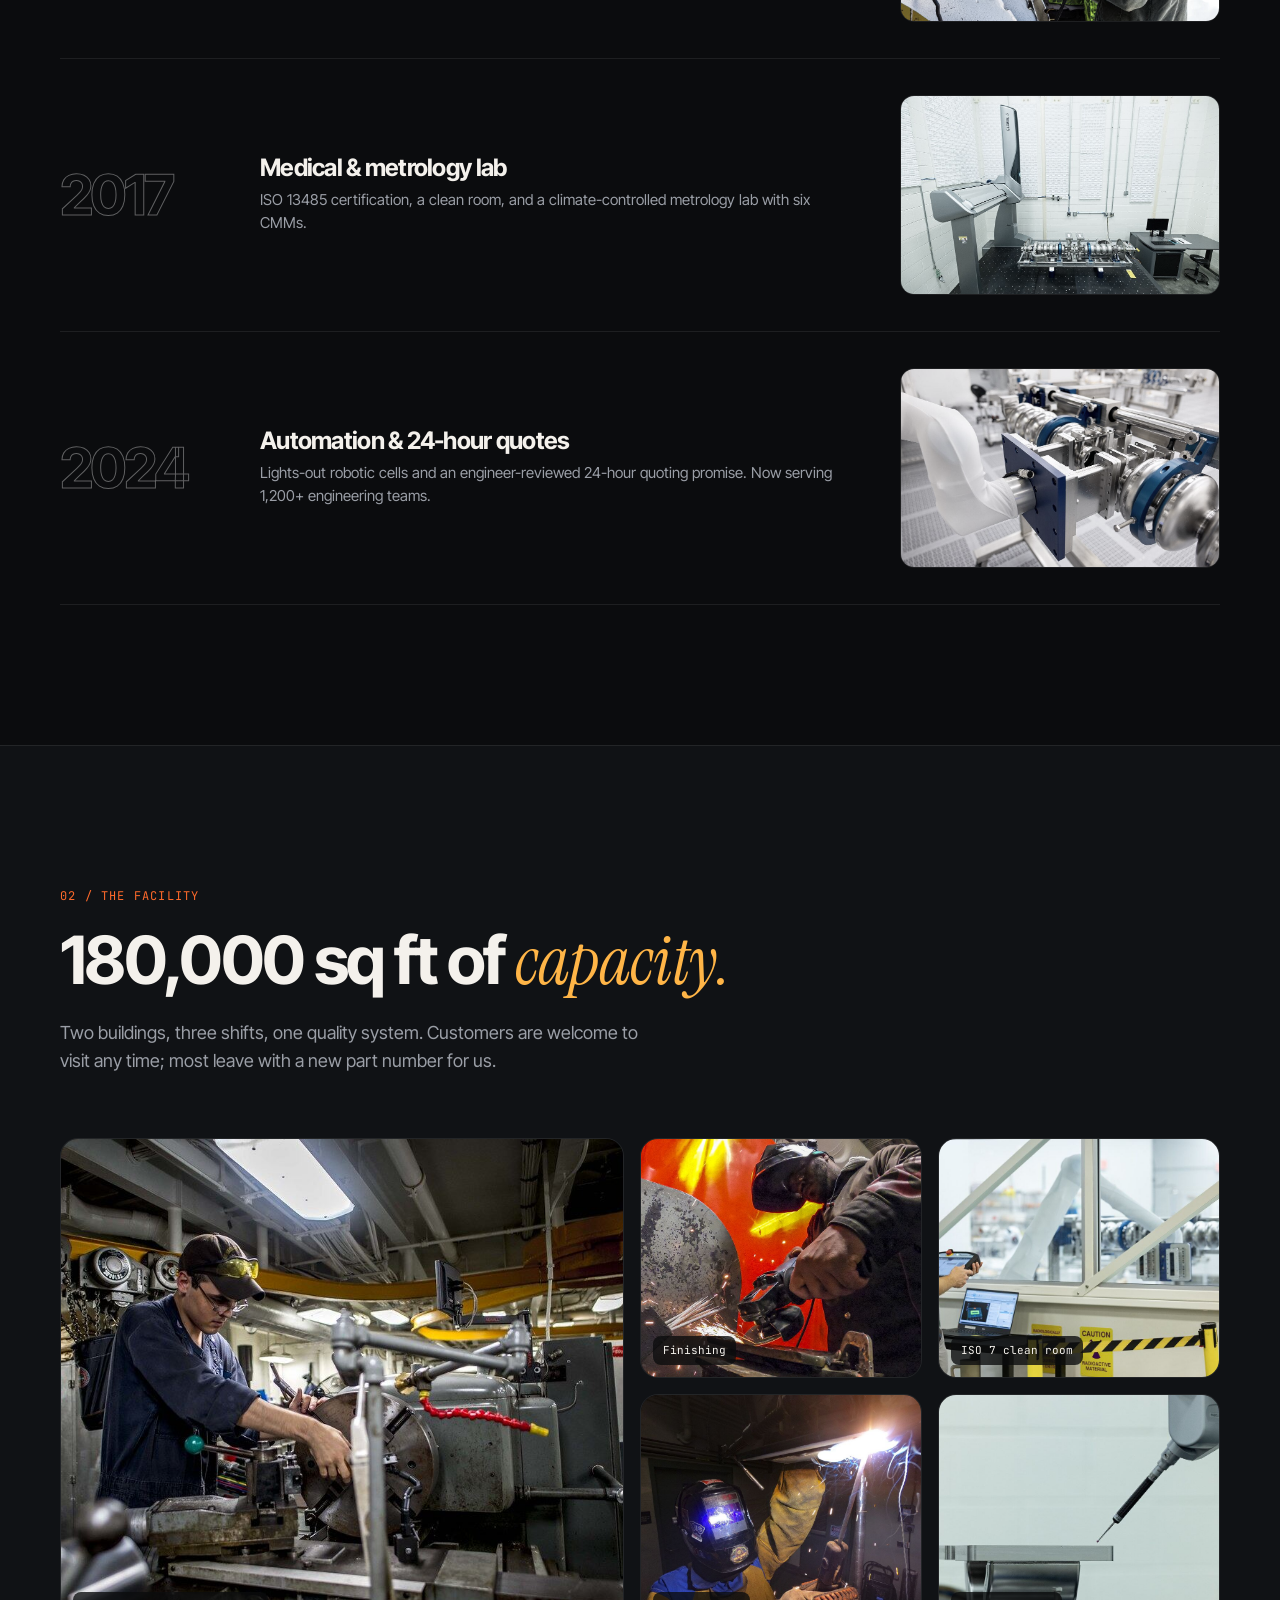
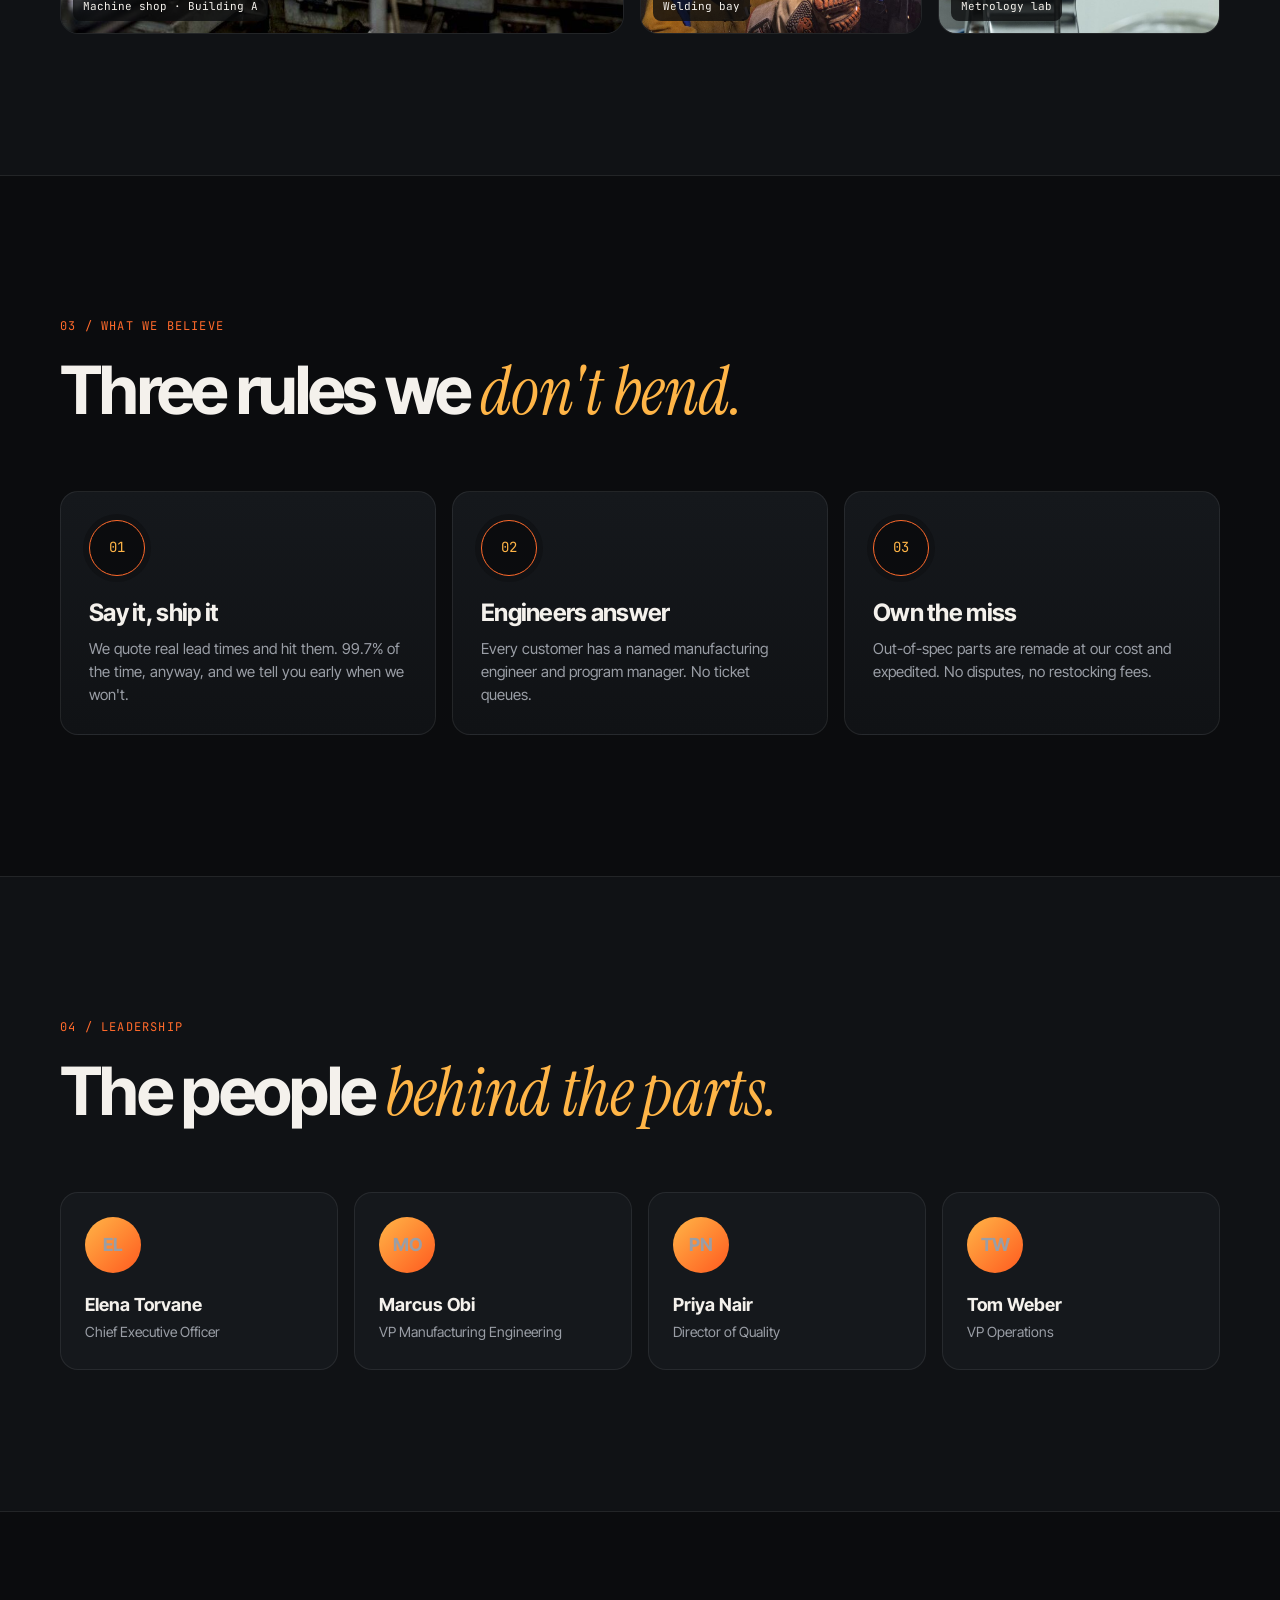
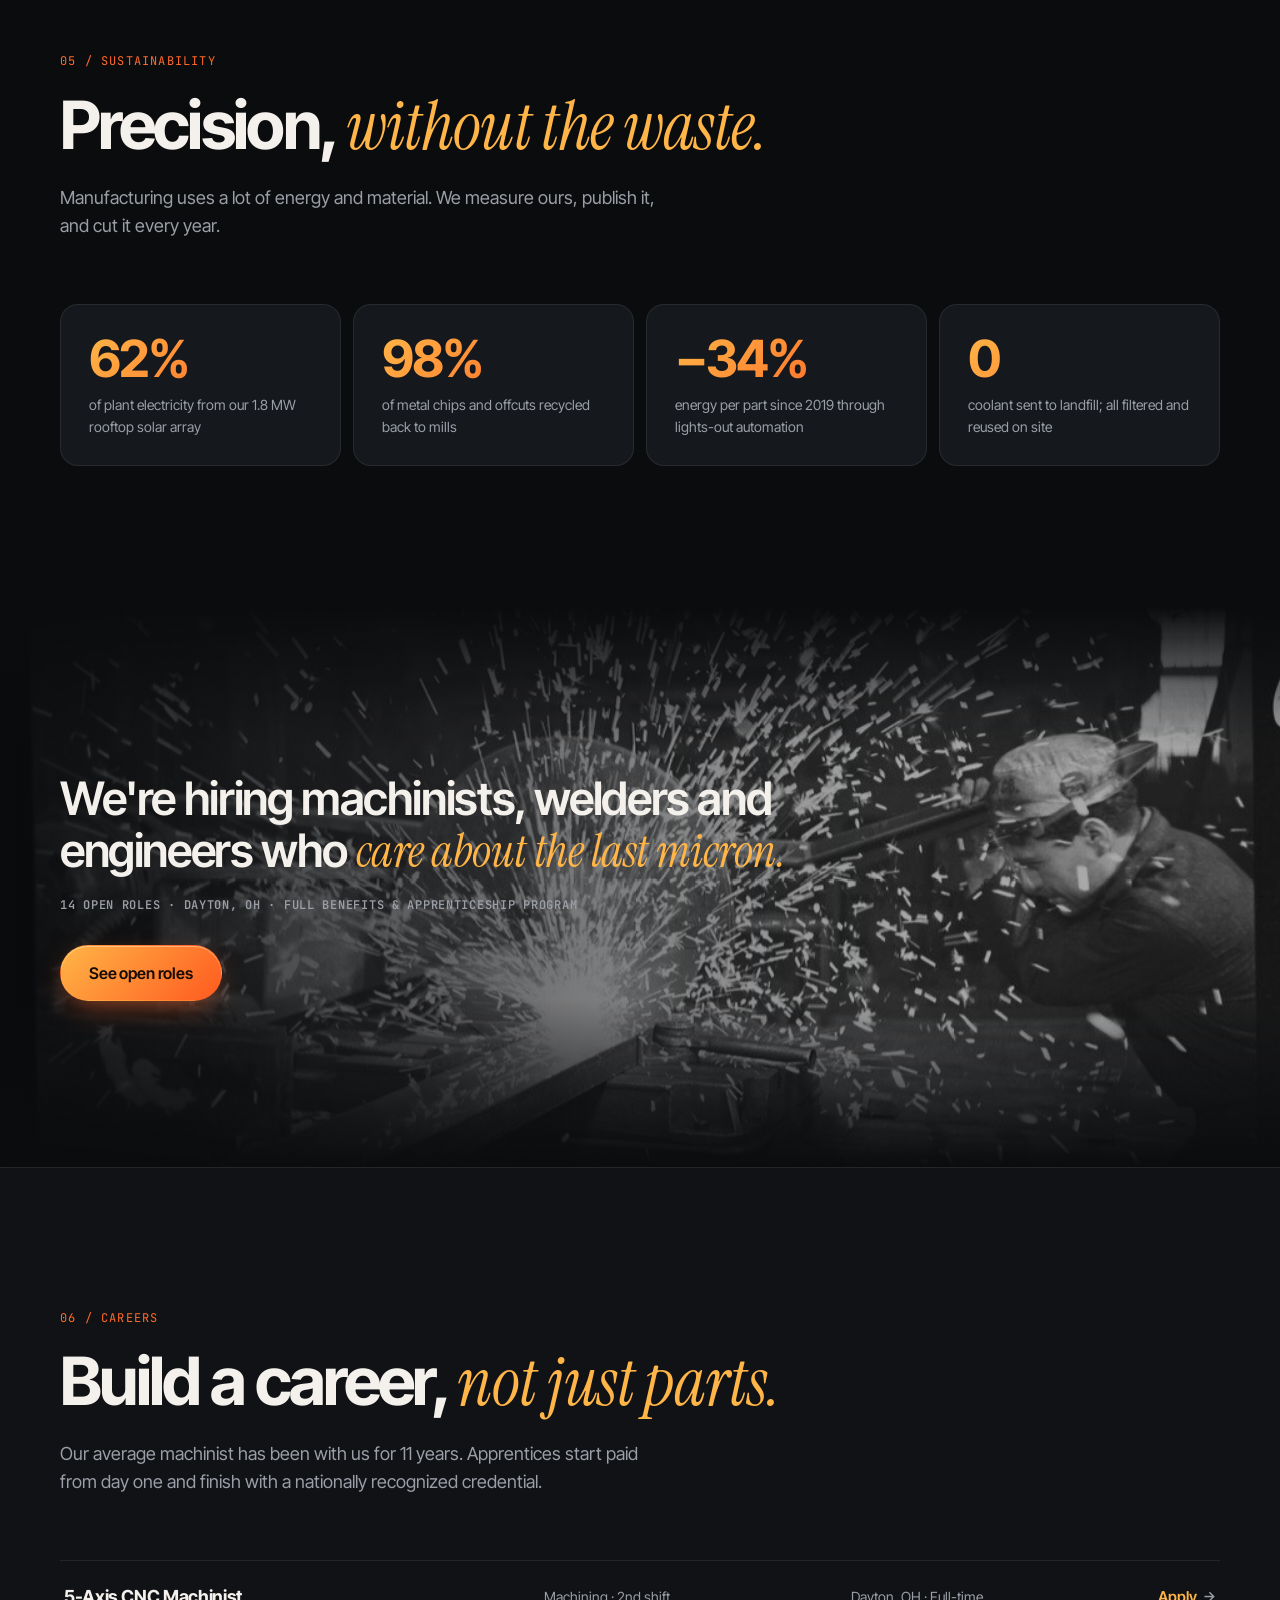
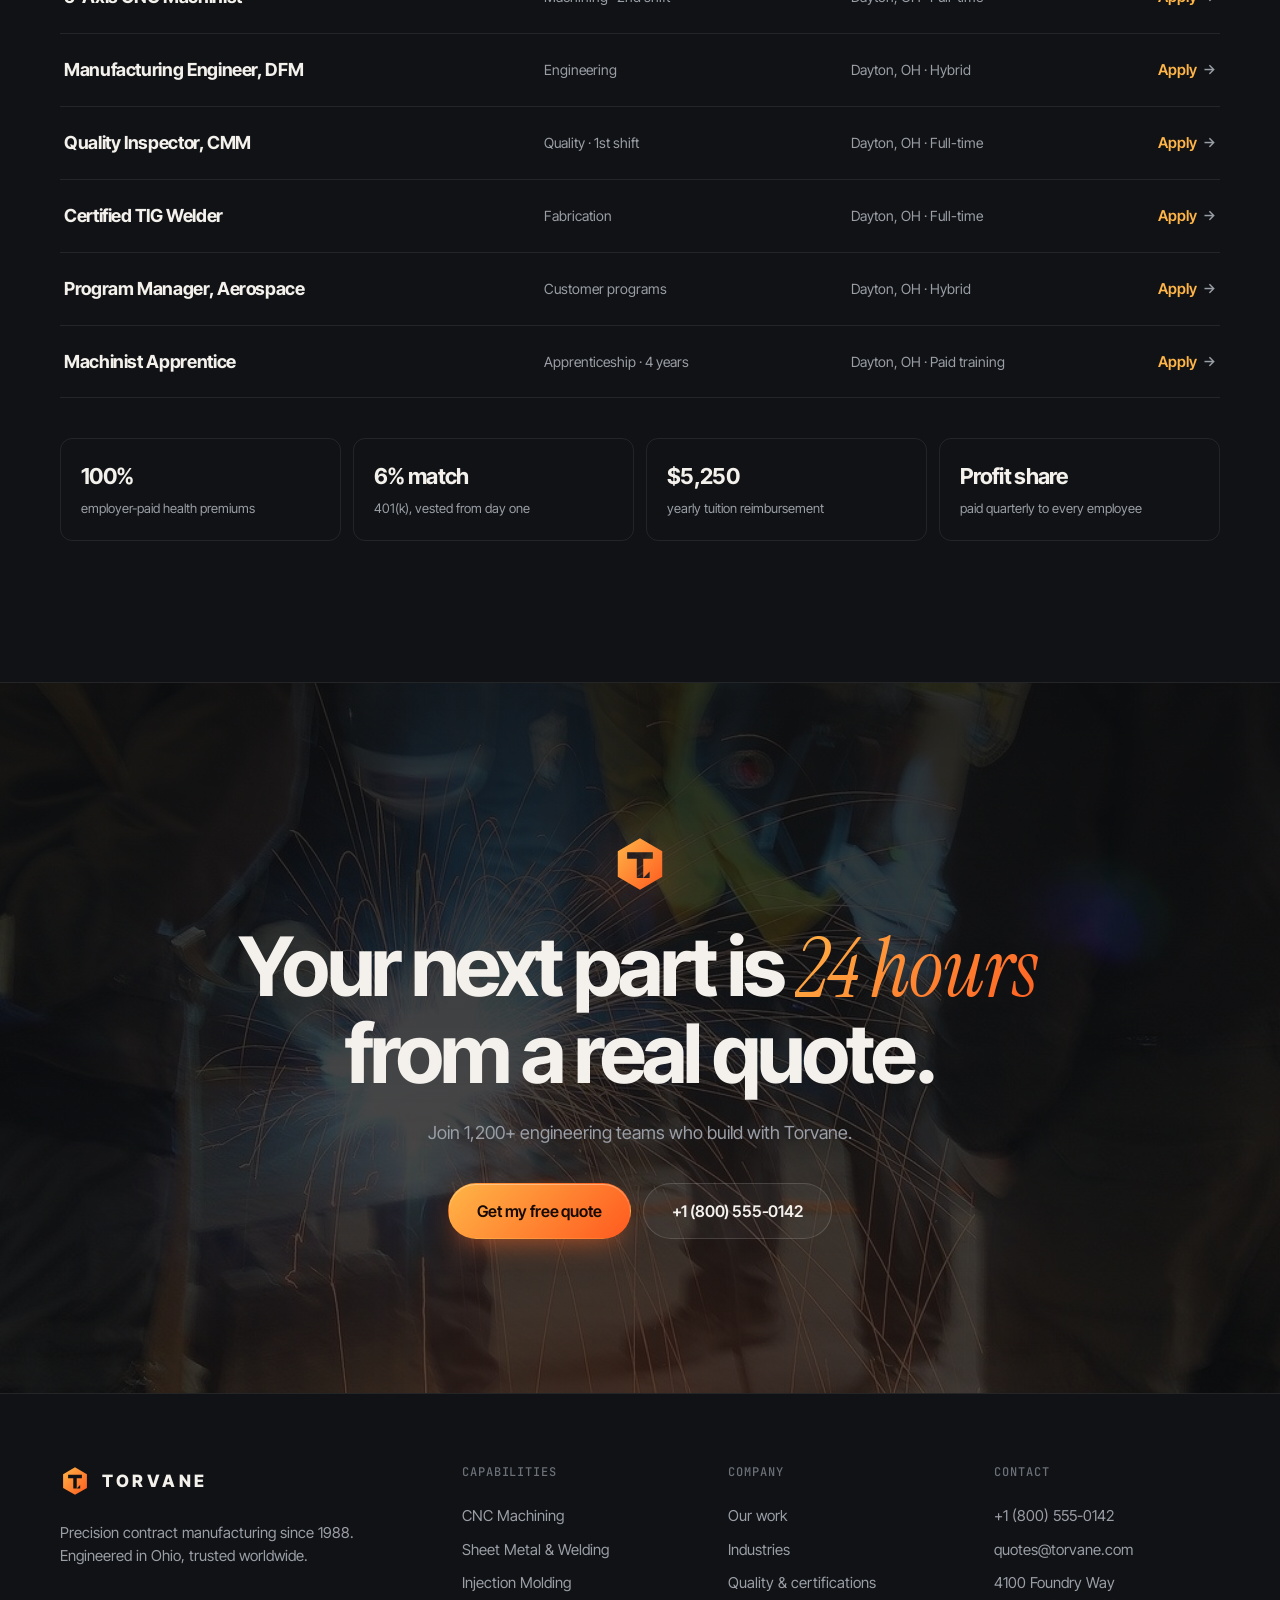
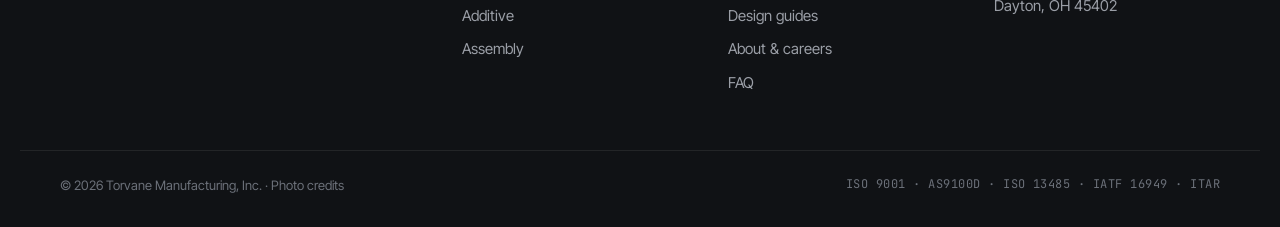
<file: about.html>
<!doctype html>
<html lang="en">
<head>
  <meta charset="utf-8" />
  <meta name="viewport" content="width=device-width, initial-scale=1" />
  <title>About Torvane | Precision Manufacturing Since 1988</title>
  <meta name="description" content="Founded in Dayton, Ohio in 1988 with a single lathe, Torvane is now a 180,000 sq ft precision manufacturer serving 1,200+ engineering teams. Meet the team and see open roles." />
  <meta name="theme-color" content="#0B0C0E" />
  <meta property="og:title" content="About Torvane | Precision Manufacturing Since 1988" />
  <meta property="og:description" content="Founded in Dayton, Ohio in 1988 with a single lathe, Torvane is now a 180,000 sq ft precision manufacturer serving 1,200+ engineering teams. Meet the team and see open roles." />
  <meta property="og:type" content="website" />
  <meta property="og:image" content="assets/img/machinist-lathe.jpg" />
  <link rel="icon" href="assets/favicon.svg" type="image/svg+xml" />
  <link rel="preconnect" href="https://fonts.googleapis.com" />
  <link rel="preconnect" href="https://fonts.gstatic.com" crossorigin />
  <link href="https://fonts.googleapis.com/css2?family=Inter+Tight:wght@400;500;600;700;800&family=Instrument+Serif:ital@0;1&family=JetBrains+Mono:wght@400;500&display=swap" rel="stylesheet" />
  <link rel="stylesheet" href="styles.css" />
</head>
<body data-page="about">
  <a class="skip" href="#main">Skip to content</a>

  <header class="nav" id="nav">
    <div class="container nav__inner">
      <a href="index.html" class="brand" aria-label="Torvane home">
        <img src="assets/logo-mark.svg" alt="" width="34" height="34" />
        <span class="brand__word">TORVANE</span>
      </a>
      <nav class="nav__links" aria-label="Primary">
        <a href="capabilities.html">Capabilities</a>
        <a href="work.html">Work</a>
        <a href="industries.html">Industries</a>
        <a href="quality.html">Quality</a>
        <a href="guides.html">Guides</a>
        <a href="about.html" class="is-active" aria-current="page">About</a>
      </nav>
      <div class="nav__cta">
        <a href="tel:+18005550142" class="nav__phone">+1 (800) 555-0142</a>
        <a href="quote.html" class="btn btn--primary btn--sm">Get a quote</a>
        <button class="nav__toggle" aria-label="Open menu" aria-expanded="false" aria-controls="mobile-menu">
          <span></span><span></span>
        </button>
      </div>
    </div>
    <div class="mobile-menu" id="mobile-menu" hidden>
        <a href="capabilities.html">Capabilities</a>
        <a href="work.html">Work</a>
        <a href="industries.html">Industries</a>
        <a href="quality.html">Quality</a>
        <a href="guides.html">Guides</a>
        <a href="about.html" class="is-active" aria-current="page">About</a>
      <a href="quote.html" class="btn btn--primary">Get a quote in 24h</a>
    </div>
  </header>

  <main id="main">
    <section class="phero">
      <div class="phero__bg" aria-hidden="true"><img src="assets/img/machinist-turning.jpg" alt="" fetchpriority="high" /></div>
      <div class="container phero__inner">
        <nav class="crumbs reveal" aria-label="Breadcrumb"><a href="index.html">Home</a><span>/</span><span>About</span></nav>
        <h1 class="reveal">Started with one lathe. <em>Still obsessed.</em></h1>
        <p class="lede reveal">Torvane began in a two-bay garage in Dayton, Ohio. Today 420 machinists, engineers and inspectors build parts that fly, heal and power the world.</p>
      </div>
    </section>

    <section class="section" style="padding-top: 72px">
      <div class="container">
        <div class="section__head">
          <p class="kicker reveal">01 / Our story</p>
          <h2 class="reveal">38 years of <em>getting it right.</em></h2>
        </div>
        <div class="timeline">
          <div class="tl reveal"><span class="tl__y">1988</span><div><h3>One lathe, one promise</h3><p>Founder Ray Torvane opens a two-bay shop with a manual lathe and a promise: every part ships right, or it ships again at our cost.</p></div><div class="tl__img"><img src="assets/img/lathe-vintage.jpg" alt="Vintage metal lathe" loading="lazy" /></div></div>
          <div class="tl reveal"><span class="tl__y">1996</span><div><h3>First CNC cell &amp; ISO 9001</h3><p>Our first CNC machining centers arrive, along with ISO 9001 certification and our first aerospace customer.</p></div><div class="tl__img"><img src="assets/img/endmill-dark.jpg" alt="Carbide end mill" loading="lazy" /></div></div>
          <div class="tl reveal"><span class="tl__y">2008</span><div><h3>Fabrication &amp; welding</h3><p>Sheet metal and certified welding move in-house, letting customers consolidate entire assemblies with one supplier.</p></div><div class="tl__img"><img src="assets/img/welders.jpg" alt="Welders at work" loading="lazy" /></div></div>
          <div class="tl reveal"><span class="tl__y">2017</span><div><h3>Medical &amp; metrology lab</h3><p>ISO 13485 certification, a clean room, and a climate-controlled metrology lab with six CMMs.</p></div><div class="tl__img"><img src="assets/img/cmm-room.jpg" alt="Metrology lab" loading="lazy" /></div></div>
          <div class="tl reveal"><span class="tl__y">2024</span><div><h3>Automation &amp; 24-hour quotes</h3><p>Lights-out robotic cells and an engineer-reviewed 24-hour quoting promise. Now serving 1,200+ engineering teams.</p></div><div class="tl__img"><img src="assets/img/robot-cell.jpg" alt="Robotic cell" loading="lazy" /></div></div>
        </div>
      </div>
    </section>

    <section class="section section--alt">
      <div class="container">
        <div class="section__head">
          <p class="kicker reveal">02 / The facility</p>
          <h2 class="reveal">180,000 sq ft of <em>capacity.</em></h2>
          <p class="section__lede reveal">Two buildings, three shifts, one quality system. Customers are welcome to visit any time; most leave with a new part number for us.</p>
        </div>
        <div class="facility">
          <figure class="reveal"><img src="assets/img/machinist-lathe.jpg" alt="Machinist at work in the machine shop" loading="lazy" /><figcaption>Machine shop · Building A</figcaption></figure>
          <figure class="reveal"><img src="assets/img/grinding.jpg" alt="Finishing department" loading="lazy" /><figcaption>Finishing</figcaption></figure>
          <figure class="reveal"><img src="assets/img/robot-operator.jpg" alt="Clean room assembly" loading="lazy" /><figcaption>ISO 7 clean room</figcaption></figure>
          <figure class="reveal"><img src="assets/img/welder-mask.jpg" alt="Welding bay" loading="lazy" /><figcaption>Welding bay</figcaption></figure>
          <figure class="reveal"><img src="assets/img/cmm-probe-2.jpg" alt="Metrology" loading="lazy" /><figcaption>Metrology lab</figcaption></figure>
        </div>
      </div>
    </section>

    <section class="section">
      <div class="container">
        <div class="section__head">
          <p class="kicker reveal">03 / What we believe</p>
          <h2 class="reveal">Three rules we <em>don't bend.</em></h2>
        </div>
        <div class="values">
          <div class="card reveal"><span class="step__n" style="margin-bottom:12px">01</span><h3>Say it, ship it</h3><p>We quote real lead times and hit them. 99.7% of the time, anyway, and we tell you early when we won't.</p></div>
          <div class="card reveal"><span class="step__n" style="margin-bottom:12px">02</span><h3>Engineers answer</h3><p>Every customer has a named manufacturing engineer and program manager. No ticket queues.</p></div>
          <div class="card reveal"><span class="step__n" style="margin-bottom:12px">03</span><h3>Own the miss</h3><p>Out-of-spec parts are remade at our cost and expedited. No disputes, no restocking fees.</p></div>
        </div>
      </div>
    </section>

    <section class="section section--alt">
      <div class="container">
        <div class="section__head">
          <p class="kicker reveal">04 / Leadership</p>
          <h2 class="reveal">The people <em>behind the parts.</em></h2>
        </div>
        <div class="team">
          <div class="member reveal"><span class="avatar">EL</span><b>Elena Torvane</b><span>Chief Executive Officer</span></div>
          <div class="member reveal"><span class="avatar">MO</span><b>Marcus Obi</b><span>VP Manufacturing Engineering</span></div>
          <div class="member reveal"><span class="avatar">PN</span><b>Priya Nair</b><span>Director of Quality</span></div>
          <div class="member reveal"><span class="avatar">TW</span><b>Tom Weber</b><span>VP Operations</span></div>
        </div>
      </div>
    </section>


    <section class="section">
      <div class="container">
        <div class="section__head">
          <p class="kicker reveal">05 / Sustainability</p>
          <h2 class="reveal">Precision, <em>without the waste.</em></h2>
          <p class="section__lede reveal">Manufacturing uses a lot of energy and material. We measure ours, publish it, and cut it every year.</p>
        </div>
        <div class="eco">
          <div class="kpi reveal"><b>62%</b><span>of plant electricity from our 1.8 MW rooftop solar array</span></div>
          <div class="kpi reveal"><b>98%</b><span>of metal chips and offcuts recycled back to mills</span></div>
          <div class="kpi reveal"><b>−34%</b><span>energy per part since 2019 through lights-out automation</span></div>
          <div class="kpi reveal"><b>0</b><span>coolant sent to landfill; all filtered and reused on site</span></div>
        </div>
      </div>
    </section>

    <section class="band" aria-label="Careers">
      <img src="assets/img/sparks-bw.jpg" alt="" loading="lazy" data-parallax />
      <div class="container">
        <blockquote class="reveal">We're hiring machinists, welders and engineers who <em>care about the last micron.</em><cite>14 open roles · Dayton, OH · Full benefits &amp; apprenticeship program</cite></blockquote>
        <a href="#careers" class="btn btn--primary btn--lg reveal" style="margin-top:32px">See open roles</a>
      </div>
    </section>

    <section class="section section--alt" id="careers">
      <div class="container">
        <div class="section__head">
          <p class="kicker reveal">06 / Careers</p>
          <h2 class="reveal">Build a career, <em>not just parts.</em></h2>
          <p class="section__lede reveal">Our average machinist has been with us for 11 years. Apprentices start paid from day one and finish with a nationally recognized credential.</p>
        </div>
        <div class="roles">
          <div class="role reveal"><b>5-Axis CNC Machinist</b><span>Machining · 2nd shift</span><span>Dayton, OH · Full-time</span><a class="card__link" href="mailto:careers@torvane.com?subject=5-Axis%20CNC%20Machinist">Apply <span aria-hidden="true">→</span></a></div>
          <div class="role reveal"><b>Manufacturing Engineer, DFM</b><span>Engineering</span><span>Dayton, OH · Hybrid</span><a class="card__link" href="mailto:careers@torvane.com?subject=Manufacturing%20Engineer">Apply <span aria-hidden="true">→</span></a></div>
          <div class="role reveal"><b>Quality Inspector, CMM</b><span>Quality · 1st shift</span><span>Dayton, OH · Full-time</span><a class="card__link" href="mailto:careers@torvane.com?subject=Quality%20Inspector">Apply <span aria-hidden="true">→</span></a></div>
          <div class="role reveal"><b>Certified TIG Welder</b><span>Fabrication</span><span>Dayton, OH · Full-time</span><a class="card__link" href="mailto:careers@torvane.com?subject=TIG%20Welder">Apply <span aria-hidden="true">→</span></a></div>
          <div class="role reveal"><b>Program Manager, Aerospace</b><span>Customer programs</span><span>Dayton, OH · Hybrid</span><a class="card__link" href="mailto:careers@torvane.com?subject=Program%20Manager">Apply <span aria-hidden="true">→</span></a></div>
          <div class="role reveal"><b>Machinist Apprentice</b><span>Apprenticeship · 4 years</span><span>Dayton, OH · Paid training</span><a class="card__link" href="mailto:careers@torvane.com?subject=Apprenticeship">Apply <span aria-hidden="true">→</span></a></div>
        </div>
        <div class="perks">
          <div class="perk reveal"><b>100%</b><span>employer-paid health premiums</span></div>
          <div class="perk reveal"><b>6% match</b><span>401(k), vested from day one</span></div>
          <div class="perk reveal"><b>$5,250</b><span>yearly tuition reimbursement</span></div>
          <div class="perk reveal"><b>Profit share</b><span>paid quarterly to every employee</span></div>
        </div>
      </div>
    </section>

    <section class="final final--photo">
      <div class="final__bg" aria-hidden="true"><img src="assets/img/welding.jpg" alt="" loading="lazy" /></div>
      <div class="container final__inner">
        <img src="assets/logo-mark.svg" alt="" width="56" height="56" class="final__mark" />
        <h2>Your next part is <em>24 hours</em> from a real quote.</h2>
        <p>Join 1,200+ engineering teams who build with Torvane.</p>
        <div class="hero__ctas">
          <a href="quote.html" class="btn btn--primary btn--lg">Get my free quote</a>
          <a href="tel:+18005550142" class="btn btn--ghost btn--lg">+1 (800) 555-0142</a>
        </div>
      </div>
    </section>
  </main>

  <footer class="footer">
    <div class="container footer__grid">
      <div class="footer__brand">
        <a href="index.html" class="brand"><img src="assets/logo-mark.svg" alt="" width="30" height="30" /><span class="brand__word">TORVANE</span></a>
        <p>Precision contract manufacturing since 1988. Engineered in Ohio, trusted worldwide.</p>
      </div>
      <div>
        <h4>Capabilities</h4>
        <a href="capabilities.html#cnc">CNC Machining</a>
        <a href="capabilities.html#sheet-metal">Sheet Metal &amp; Welding</a>
        <a href="capabilities.html#molding">Injection Molding</a>
        <a href="capabilities.html#additive">Additive</a>
        <a href="capabilities.html#assembly">Assembly</a>
      </div>
      <div>
        <h4>Company</h4>
        <a href="work.html">Our work</a>
        <a href="industries.html">Industries</a>
        <a href="quality.html">Quality &amp; certifications</a>
        <a href="guides.html">Design guides</a>
        <a href="about.html">About &amp; careers</a>
        <a href="quote.html#faq">FAQ</a>
      </div>
      <div>
        <h4>Contact</h4>
        <a href="tel:+18005550142">+1 (800) 555-0142</a>
        <a href="mailto:quotes@torvane.com">quotes@torvane.com</a>
        <span>4100 Foundry Way<br />Dayton, OH 45402</span>
      </div>
    </div>
    <div class="container footer__base">
      <span>© <span id="year">2026</span> Torvane Manufacturing, Inc. · <a href="credits.html">Photo credits</a></span>
      <span class="mono">ISO 9001 · AS9100D · ISO 13485 · IATF 16949 · ITAR</span>
    </div>
  </footer>

  <div class="sticky-cta" id="stickyCta">
    <a href="tel:+18005550142" class="btn btn--ghost">Call</a>
    <a href="quote.html" class="btn btn--primary">Get a quote in 24h</a>
  </div>

  <script src="script.js" defer></script>
</body>
</html>
</file>
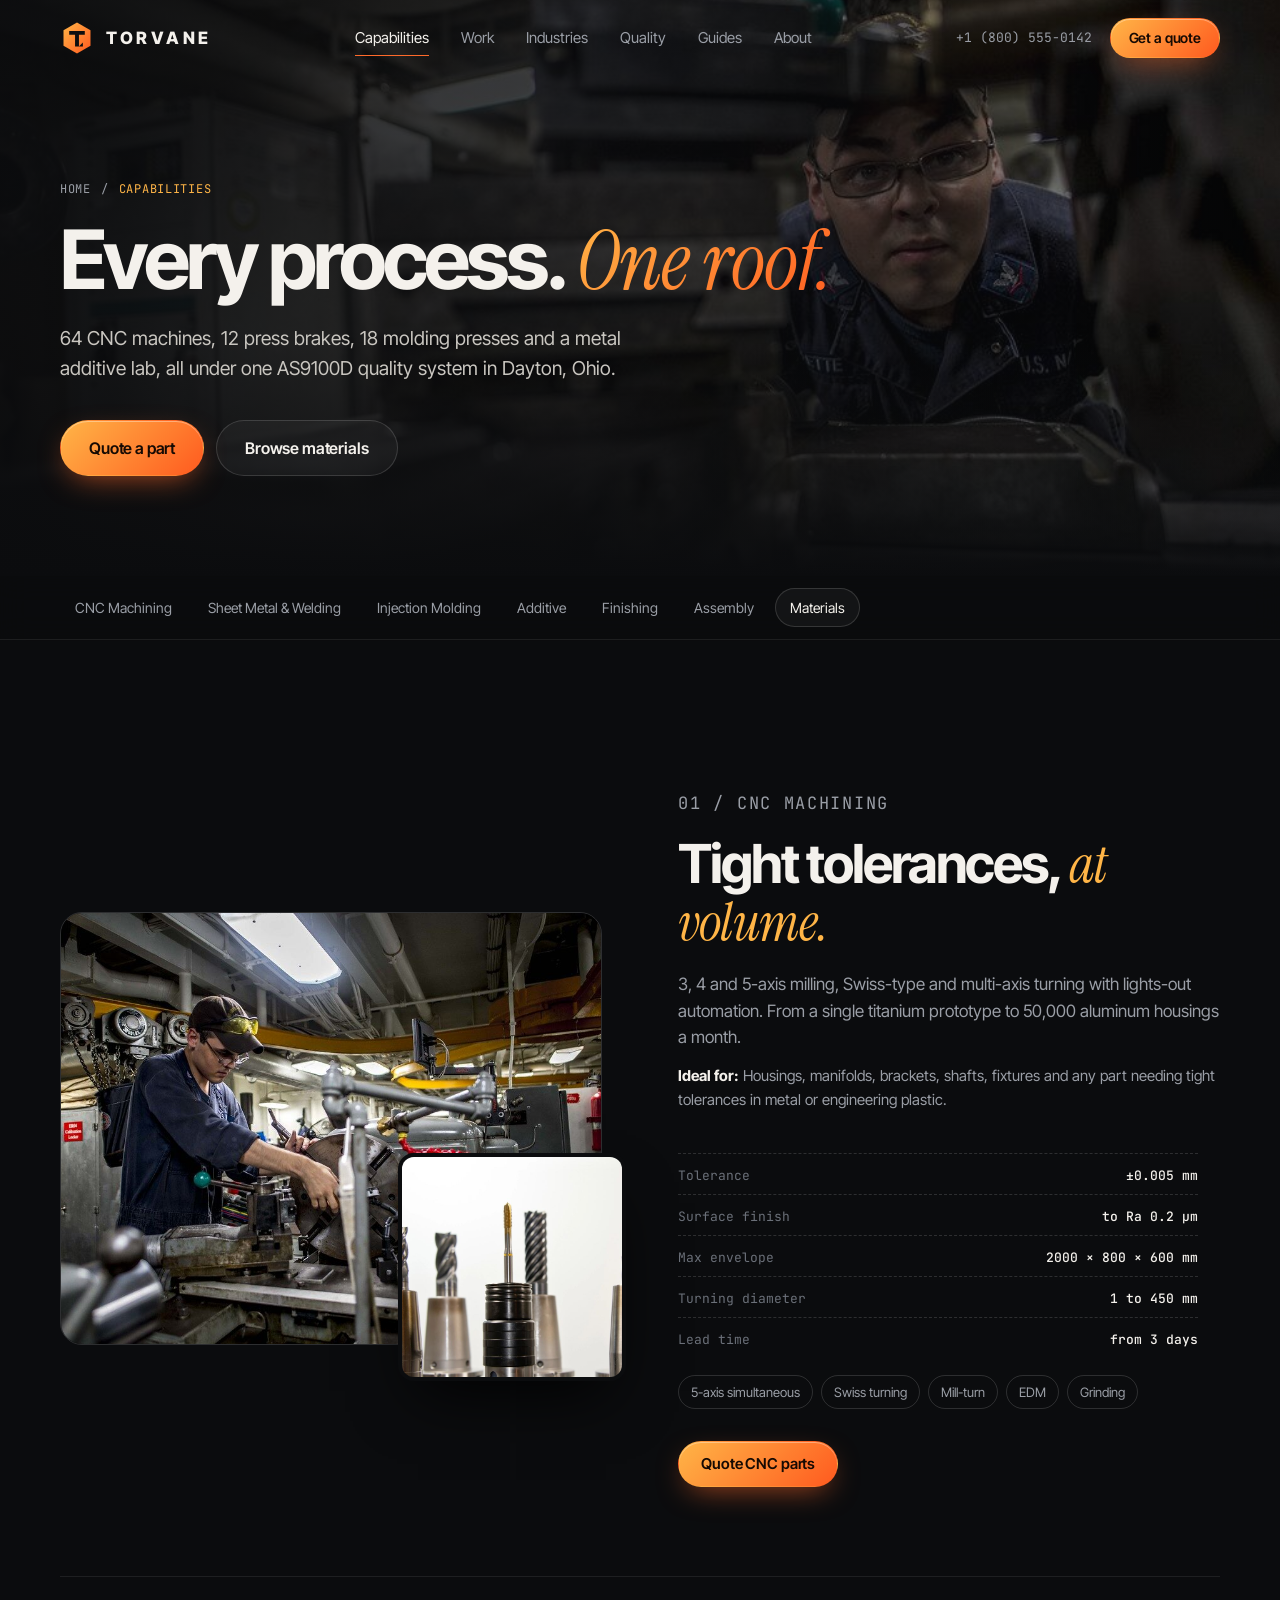
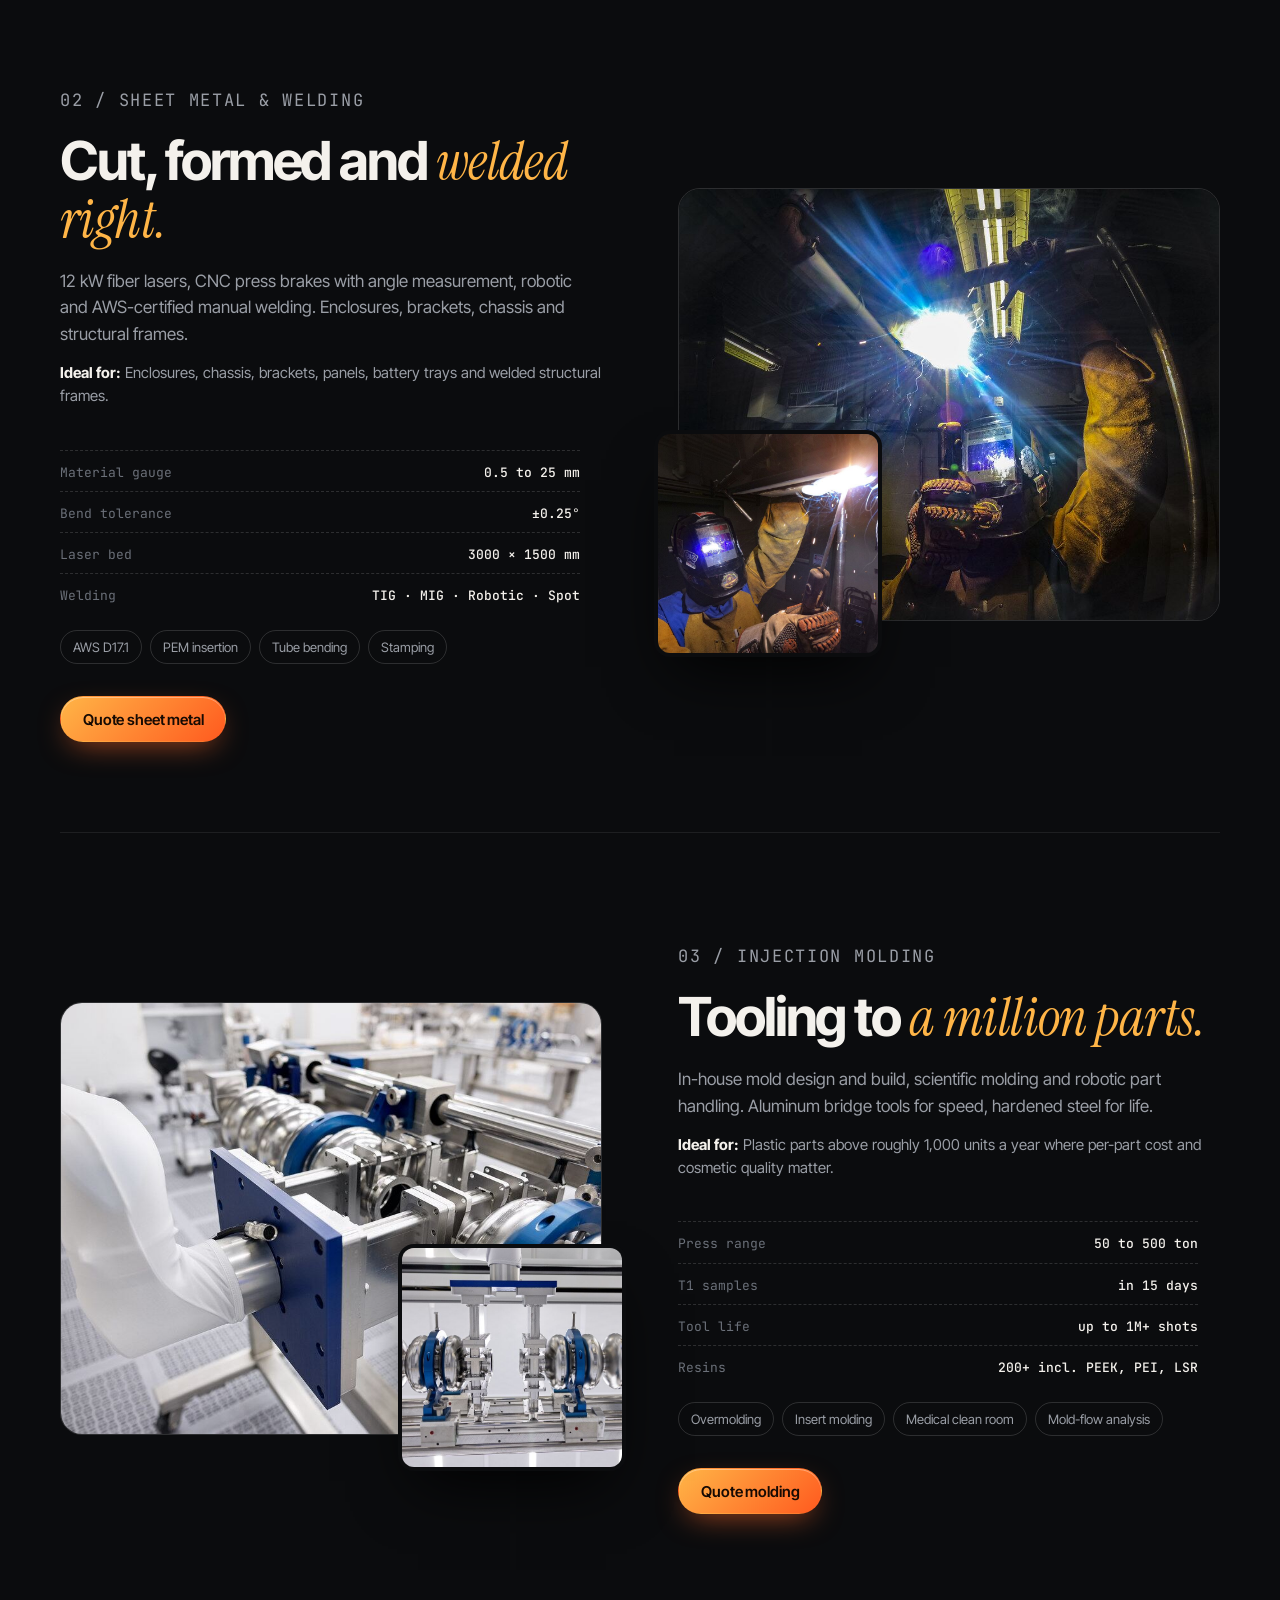
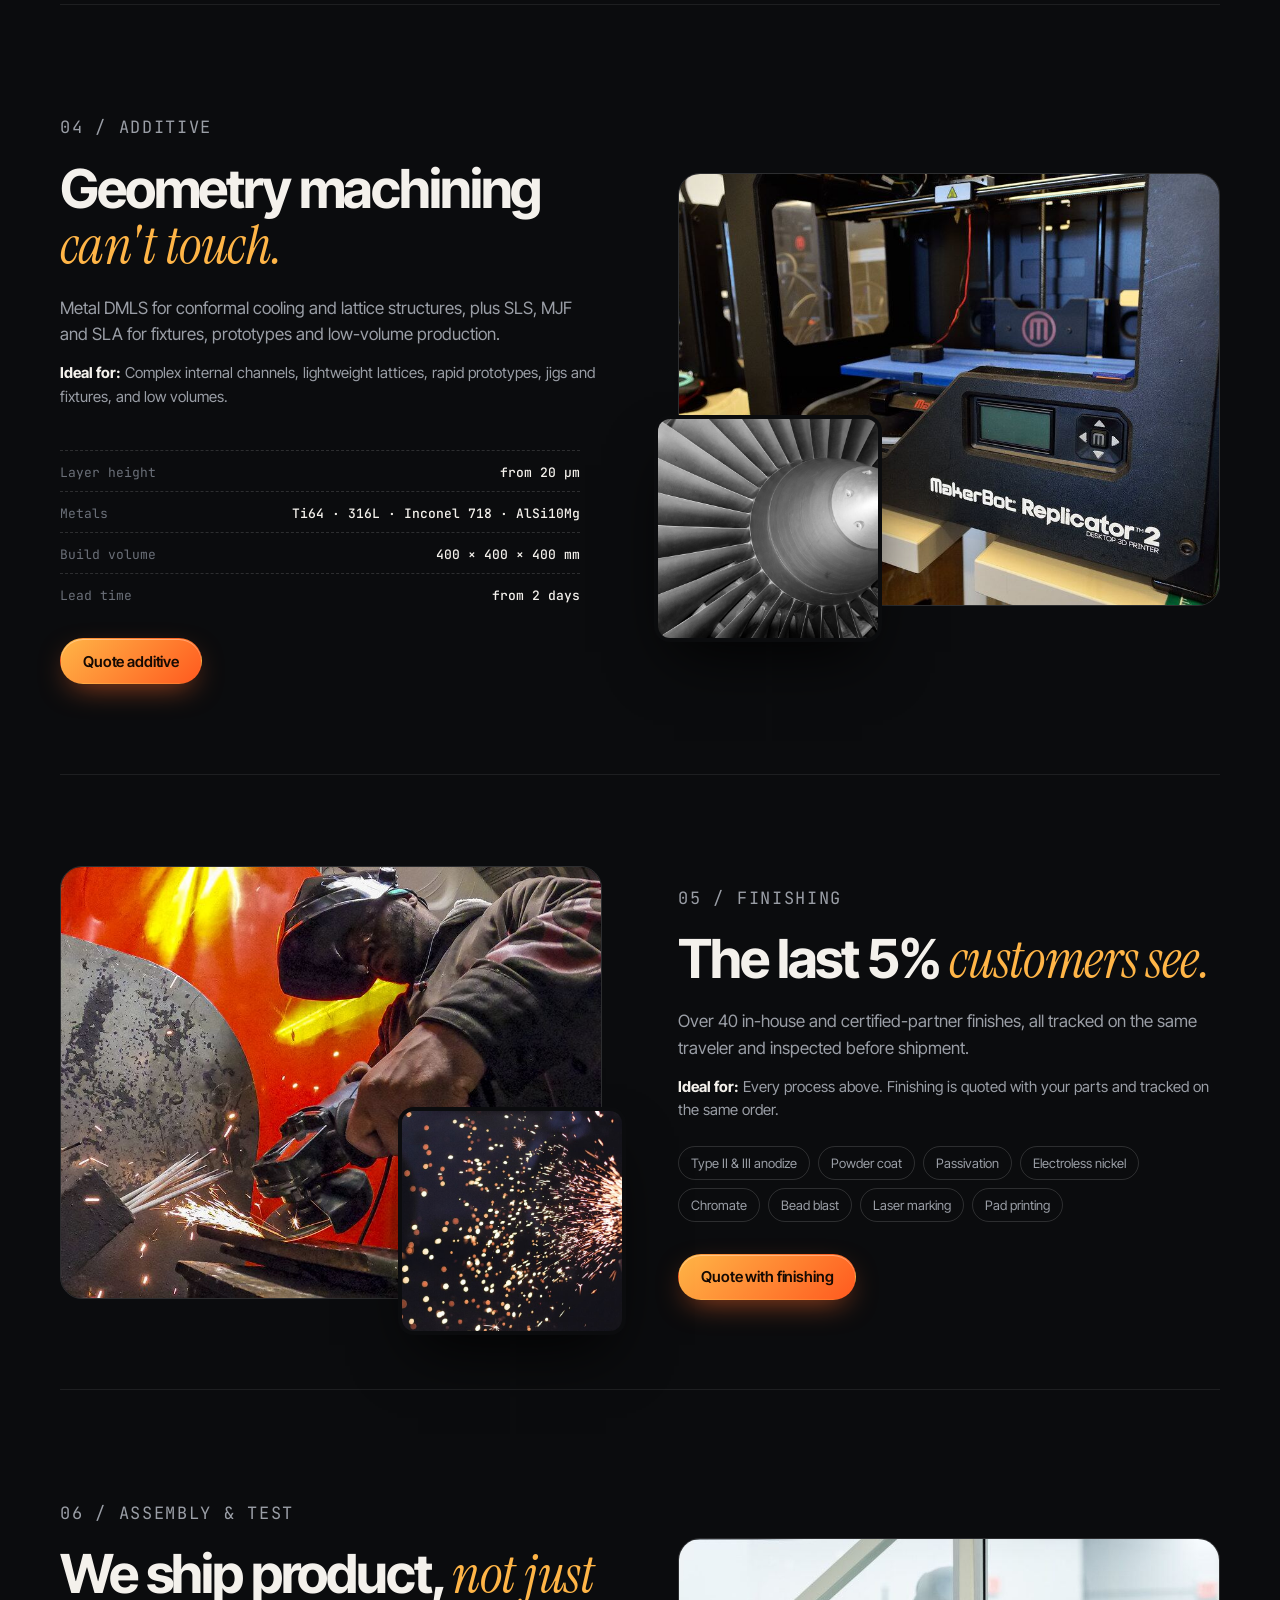
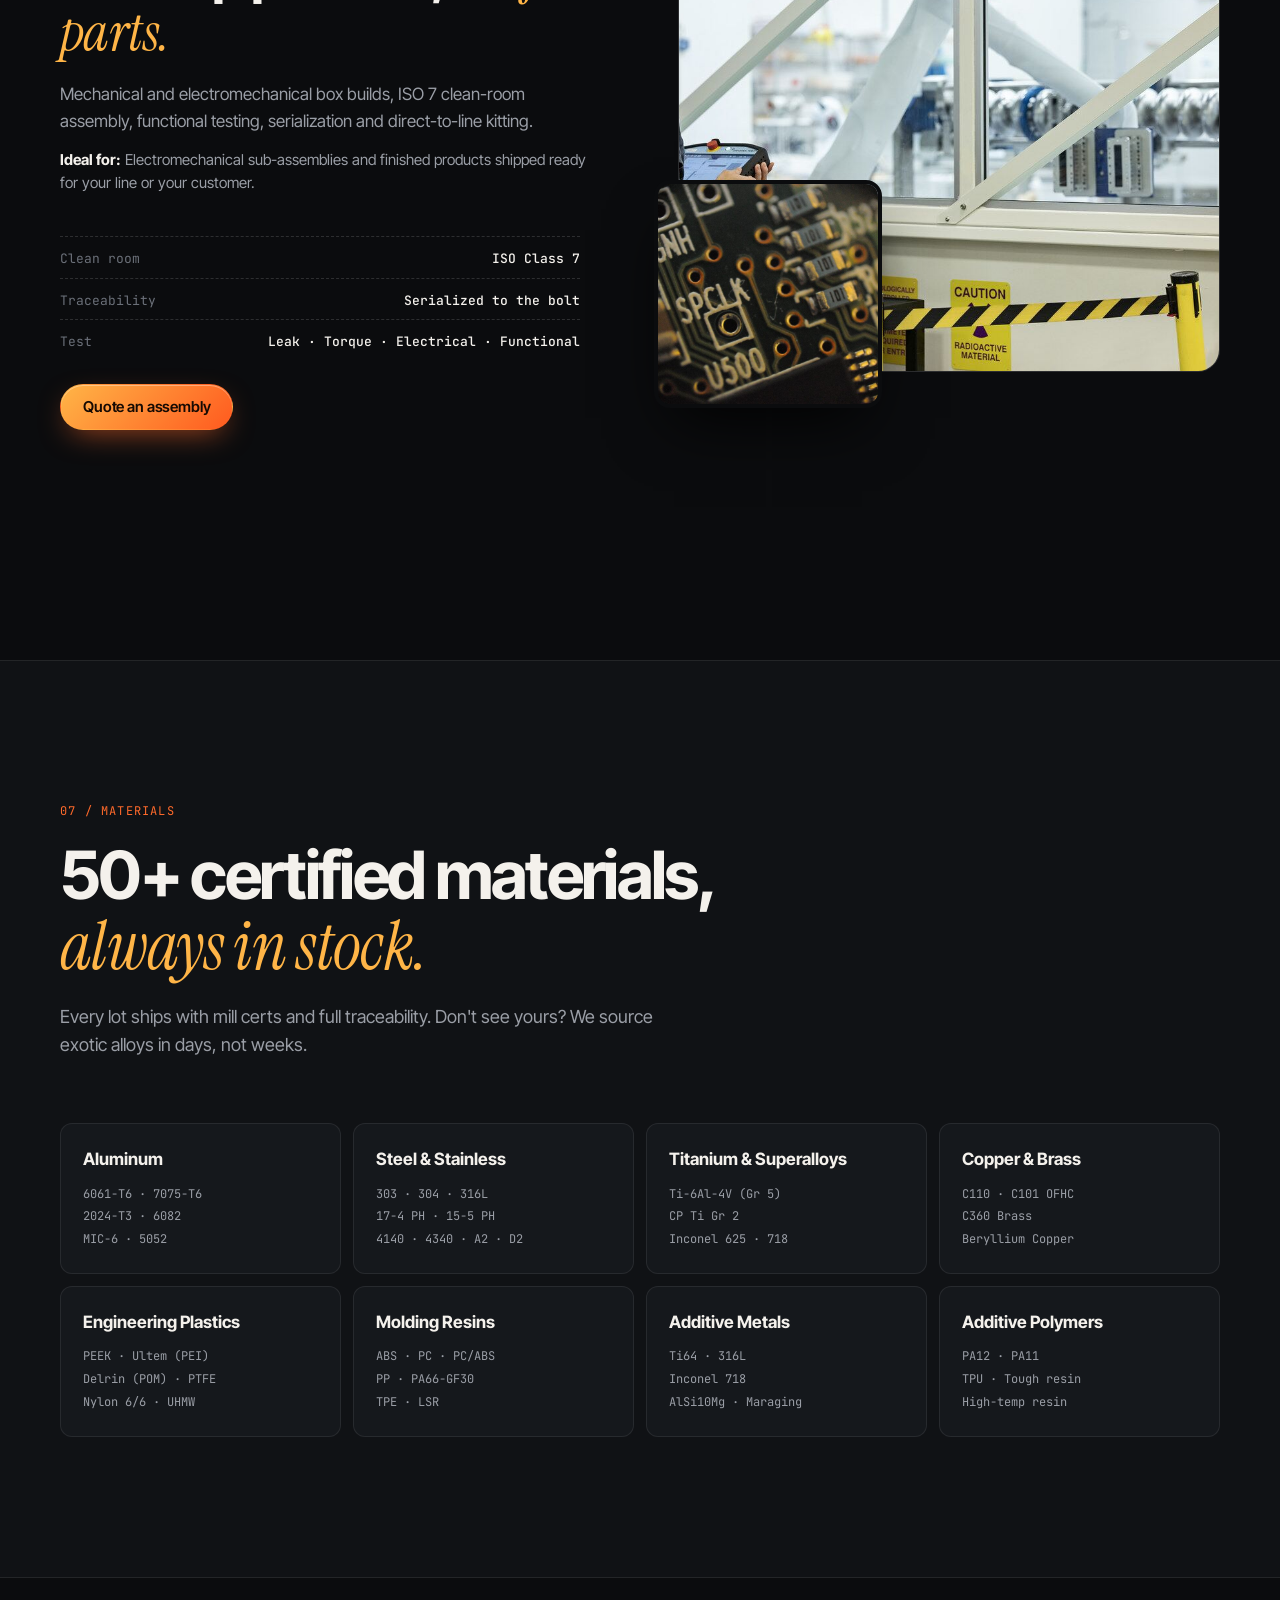
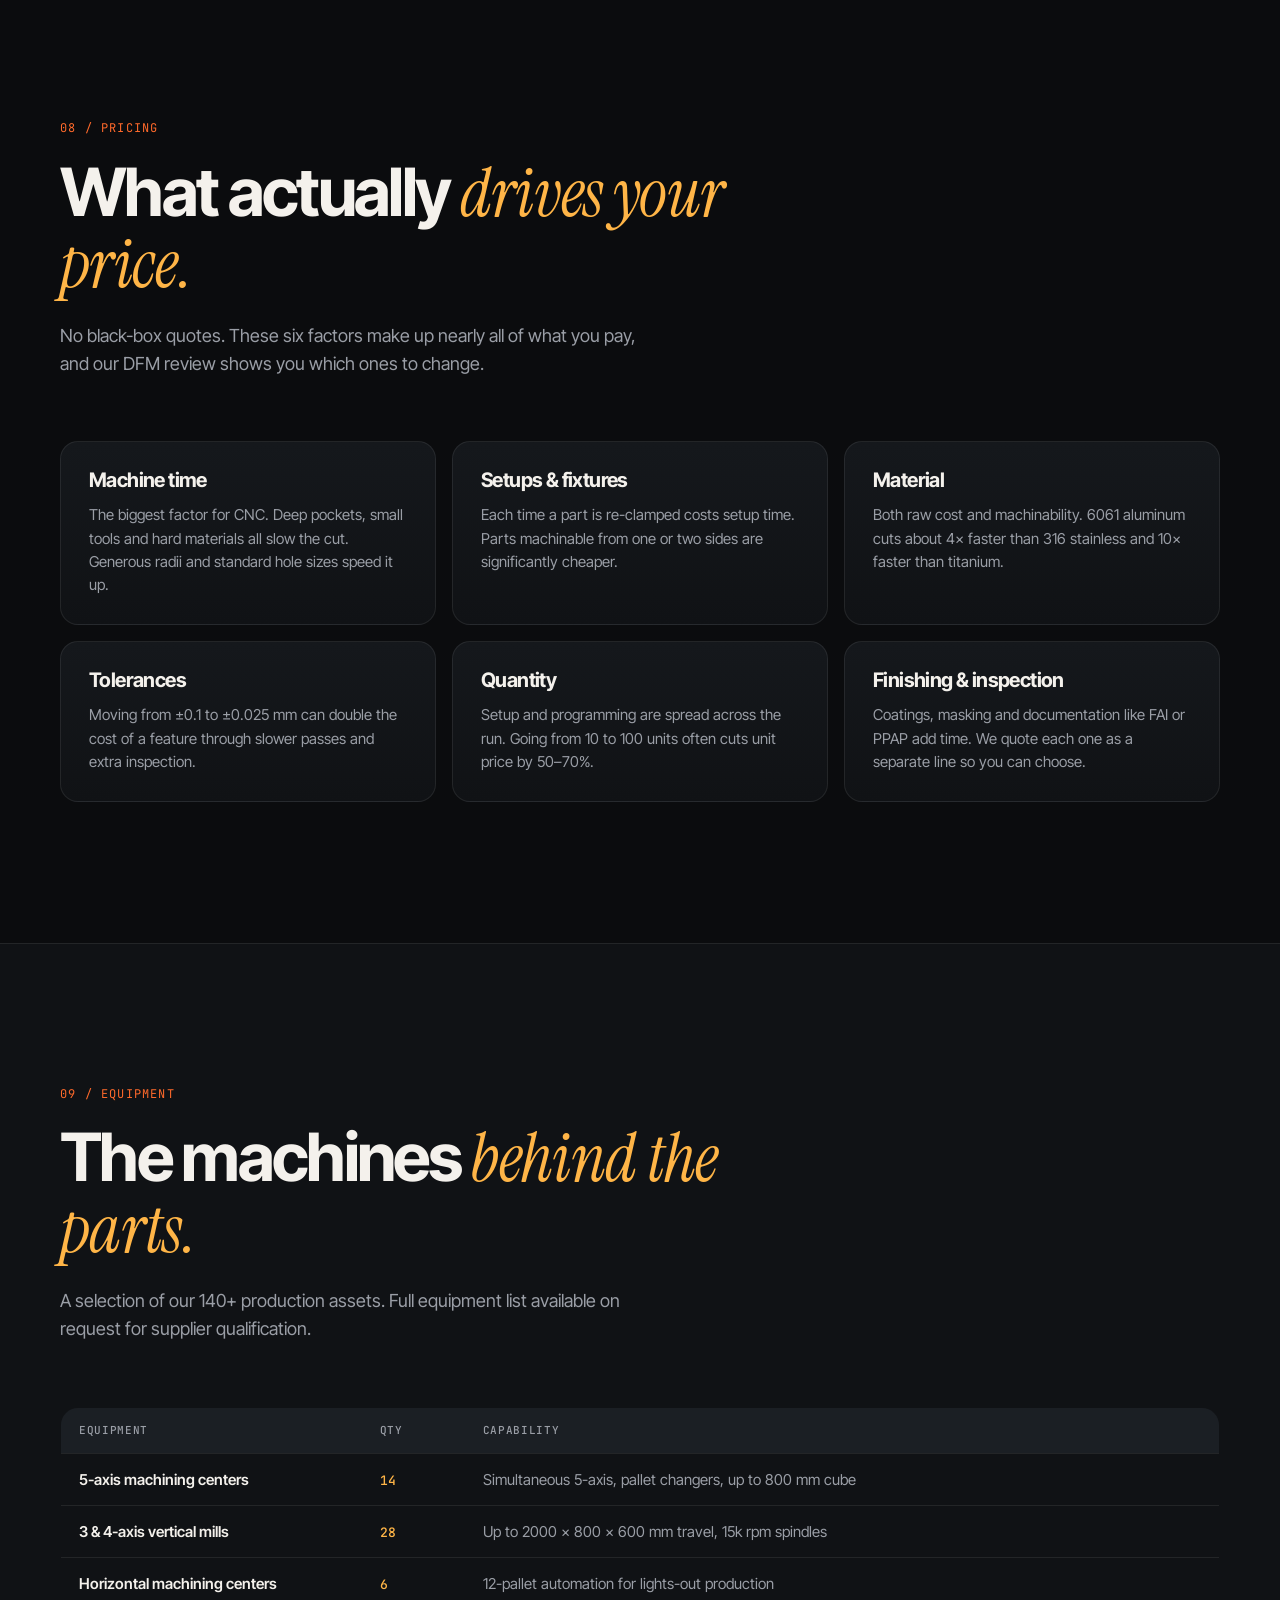
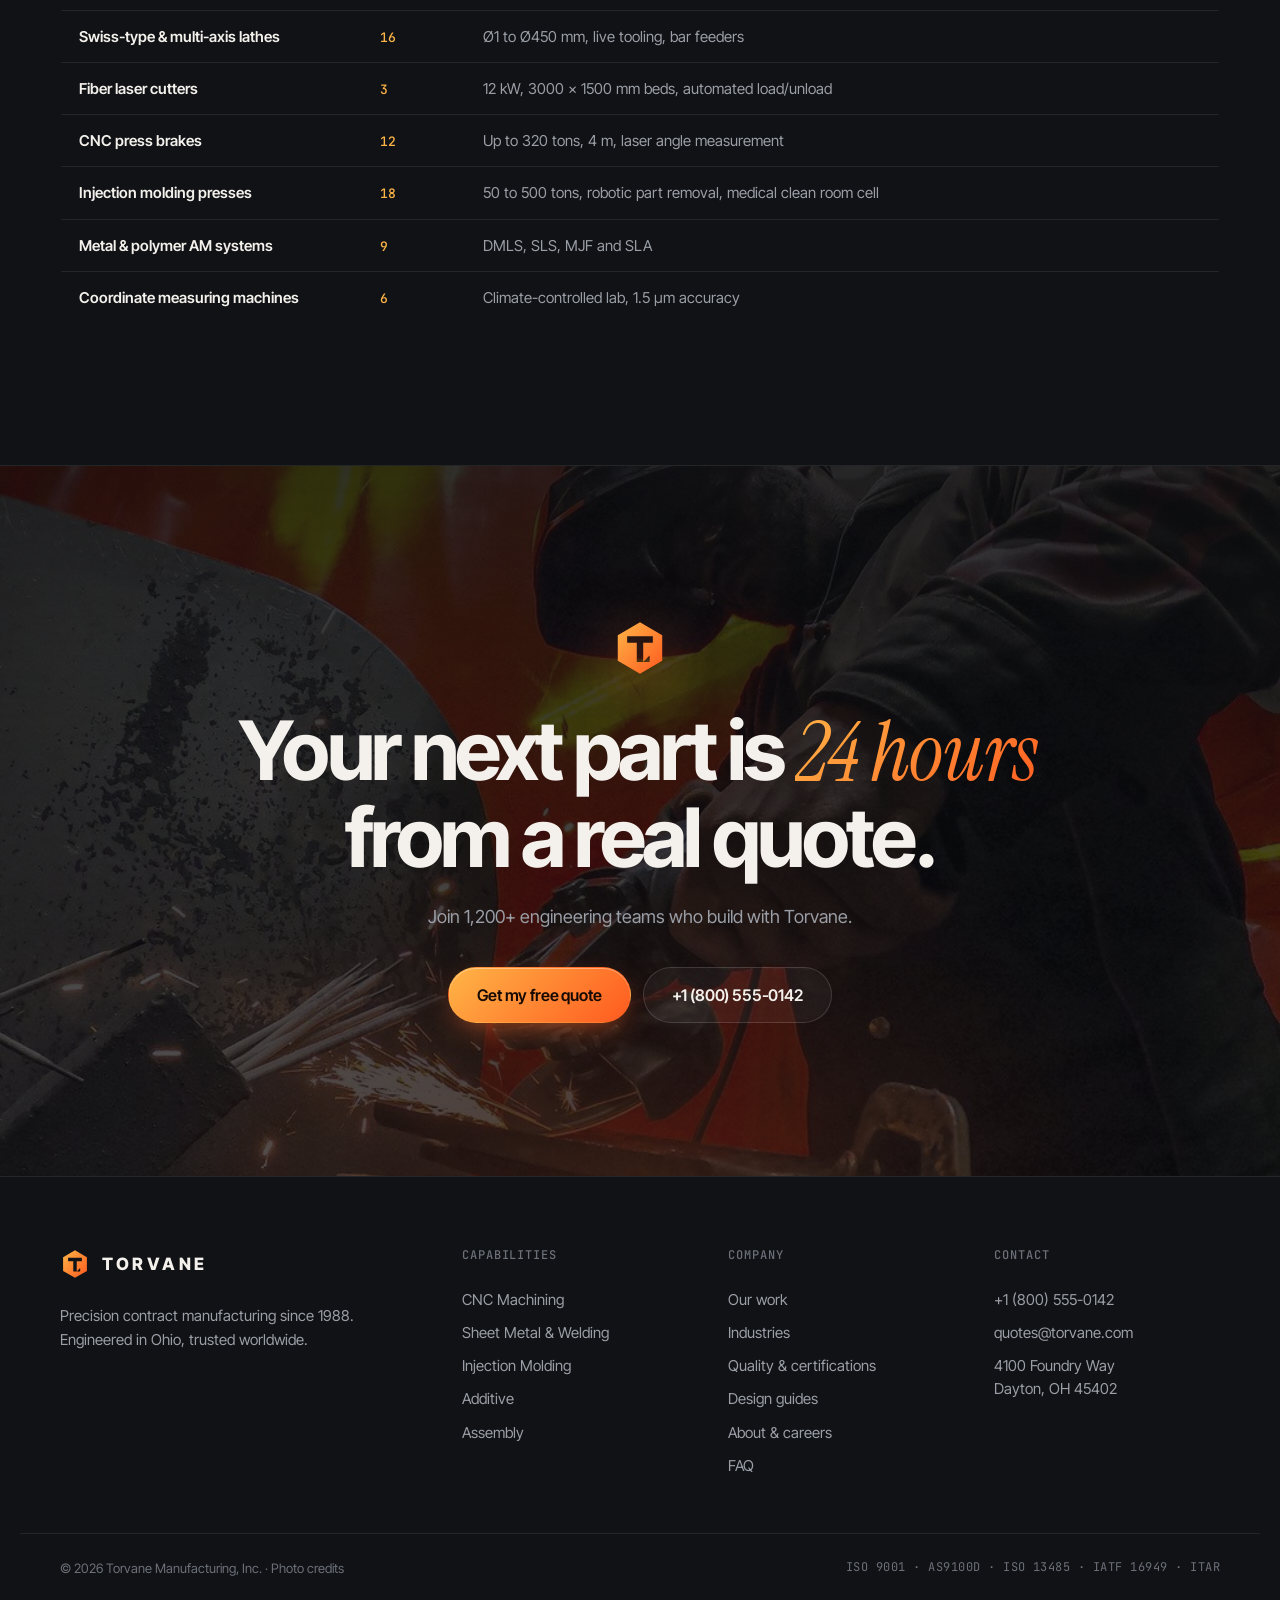
<file: capabilities.html>
<!doctype html>
<html lang="en">
<head>
  <meta charset="utf-8" />
  <meta name="viewport" content="width=device-width, initial-scale=1" />
  <title>Capabilities | CNC Machining, Sheet Metal, Molding & Additive | Torvane</title>
  <meta name="description" content="CNC machining to ±0.005 mm, sheet metal and certified welding, injection molding, metal and polymer additive, finishing and assembly. All in-house at Torvane." />
  <meta name="theme-color" content="#0B0C0E" />
  <meta property="og:title" content="Capabilities | CNC Machining, Sheet Metal, Molding & Additive | Torvane" />
  <meta property="og:description" content="CNC machining to ±0.005 mm, sheet metal and certified welding, injection molding, metal and polymer additive, finishing and assembly. All in-house at Torvane." />
  <meta property="og:type" content="website" />
  <meta property="og:image" content="assets/img/machinist-mill.jpg" />
  <link rel="icon" href="assets/favicon.svg" type="image/svg+xml" />
  <link rel="preconnect" href="https://fonts.googleapis.com" />
  <link rel="preconnect" href="https://fonts.gstatic.com" crossorigin />
  <link href="https://fonts.googleapis.com/css2?family=Inter+Tight:wght@400;500;600;700;800&family=Instrument+Serif:ital@0;1&family=JetBrains+Mono:wght@400;500&display=swap" rel="stylesheet" />
  <link rel="stylesheet" href="styles.css" />
</head>
<body data-page="capabilities">
  <a class="skip" href="#main">Skip to content</a>

  <header class="nav" id="nav">
    <div class="container nav__inner">
      <a href="index.html" class="brand" aria-label="Torvane home">
        <img src="assets/logo-mark.svg" alt="" width="34" height="34" />
        <span class="brand__word">TORVANE</span>
      </a>
      <nav class="nav__links" aria-label="Primary">
        <a href="capabilities.html" class="is-active" aria-current="page">Capabilities</a>
        <a href="work.html">Work</a>
        <a href="industries.html">Industries</a>
        <a href="quality.html">Quality</a>
        <a href="guides.html">Guides</a>
        <a href="about.html">About</a>
      </nav>
      <div class="nav__cta">
        <a href="tel:+18005550142" class="nav__phone">+1 (800) 555-0142</a>
        <a href="quote.html" class="btn btn--primary btn--sm">Get a quote</a>
        <button class="nav__toggle" aria-label="Open menu" aria-expanded="false" aria-controls="mobile-menu">
          <span></span><span></span>
        </button>
      </div>
    </div>
    <div class="mobile-menu" id="mobile-menu" hidden>
        <a href="capabilities.html" class="is-active" aria-current="page">Capabilities</a>
        <a href="work.html">Work</a>
        <a href="industries.html">Industries</a>
        <a href="quality.html">Quality</a>
        <a href="guides.html">Guides</a>
        <a href="about.html">About</a>
      <a href="quote.html" class="btn btn--primary">Get a quote in 24h</a>
    </div>
  </header>

  <main id="main">
    <section class="phero">
      <div class="phero__bg" aria-hidden="true"><img src="assets/img/machinist-mill.jpg" alt="" fetchpriority="high" /></div>
      <div class="container phero__inner">
        <nav class="crumbs reveal" aria-label="Breadcrumb"><a href="index.html">Home</a><span>/</span><span>Capabilities</span></nav>
        <h1 class="reveal">Every process. <em>One roof.</em></h1>
        <p class="lede reveal">64 CNC machines, 12 press brakes, 18 molding presses and a metal additive lab, all under one AS9100D quality system in Dayton, Ohio.</p>
        <div class="hero__ctas reveal"><a href="quote.html" class="btn btn--primary btn--lg">Quote a part</a><a href="#materials" class="btn btn--ghost btn--lg">Browse materials</a></div>
      </div>
    </section>

    <nav class="subnav" aria-label="Capabilities">
      <div class="container">
        <a href="#cnc">CNC Machining</a><a href="#sheet-metal">Sheet Metal &amp; Welding</a><a href="#molding">Injection Molding</a><a href="#additive">Additive</a><a href="#finishing">Finishing</a><a href="#assembly">Assembly</a><a href="#materials">Materials</a>
      </div>
    </nav>

    <section class="section" style="padding-top: 40px">
      <div class="container">

        <article class="split" id="cnc">
          <div class="split__media reveal">
            <div class="main"><img src="assets/img/machinist-lathe.jpg" alt="Machinist operating a lathe" loading="lazy" /></div>
            <div class="sub"><img src="assets/img/endmills.jpg" alt="Solid carbide end mills in tool holders" loading="lazy" /></div>
          </div>
          <div class="split__body">
            <p class="kicker reveal">01 / CNC Machining</p>
            <h2 class="reveal">Tight tolerances, <em>at volume.</em></h2>
            <p class="reveal">3, 4 and 5-axis milling, Swiss-type and multi-axis turning with lights-out automation. From a single titanium prototype to 50,000 aluminum housings a month.</p>
            <p class="reveal" style="margin-top:14px;font-size:15px"><b style="color:var(--text)">Ideal for:</b> Housings, manifolds, brackets, shafts, fixtures and any part needing tight tolerances in metal or engineering plastic.</p>
            <ul class="specs reveal">
              <li><span>Tolerance</span><b>±0.005 mm</b></li>
              <li><span>Surface finish</span><b>to Ra 0.2 µm</b></li>
              <li><span>Max envelope</span><b>2000 × 800 × 600 mm</b></li>
              <li><span>Turning diameter</span><b>1 to 450 mm</b></li>
              <li><span>Lead time</span><b>from 3 days</b></li>
            </ul>
            <div class="tags reveal"><span>5-axis simultaneous</span><span>Swiss turning</span><span>Mill-turn</span><span>EDM</span><span>Grinding</span></div>
            <a href="quote.html" class="btn btn--primary reveal">Quote CNC parts</a>
          </div>
        </article>

        <article class="split split--flip" id="sheet-metal">
          <div class="split__media reveal">
            <div class="main"><img src="assets/img/welding-blue.jpg" alt="Certified welder joining a steel frame" loading="lazy" /></div>
            <div class="sub"><img src="assets/img/welder-mask.jpg" alt="Welder in auto-darkening helmet" loading="lazy" /></div>
          </div>
          <div class="split__body">
            <p class="kicker reveal">02 / Sheet Metal &amp; Welding</p>
            <h2 class="reveal">Cut, formed and <em>welded right.</em></h2>
            <p class="reveal">12 kW fiber lasers, CNC press brakes with angle measurement, robotic and AWS-certified manual welding. Enclosures, brackets, chassis and structural frames.</p>
            <p class="reveal" style="margin-top:14px;font-size:15px"><b style="color:var(--text)">Ideal for:</b> Enclosures, chassis, brackets, panels, battery trays and welded structural frames.</p>
            <ul class="specs reveal">
              <li><span>Material gauge</span><b>0.5 to 25 mm</b></li>
              <li><span>Bend tolerance</span><b>±0.25°</b></li>
              <li><span>Laser bed</span><b>3000 × 1500 mm</b></li>
              <li><span>Welding</span><b>TIG · MIG · Robotic · Spot</b></li>
            </ul>
            <div class="tags reveal"><span>AWS D17.1</span><span>PEM insertion</span><span>Tube bending</span><span>Stamping</span></div>
            <a href="quote.html" class="btn btn--primary reveal">Quote sheet metal</a>
          </div>
        </article>

        <article class="split" id="molding">
          <div class="split__media reveal">
            <div class="main"><img src="assets/img/robot-cell.jpg" alt="Robotic automation cell handling parts" loading="lazy" /></div>
            <div class="sub"><img src="assets/img/robot-line.jpg" alt="Automated part transfer line" loading="lazy" /></div>
          </div>
          <div class="split__body">
            <p class="kicker reveal">03 / Injection Molding</p>
            <h2 class="reveal">Tooling to <em>a million parts.</em></h2>
            <p class="reveal">In-house mold design and build, scientific molding and robotic part handling. Aluminum bridge tools for speed, hardened steel for life.</p>
            <p class="reveal" style="margin-top:14px;font-size:15px"><b style="color:var(--text)">Ideal for:</b> Plastic parts above roughly 1,000 units a year where per-part cost and cosmetic quality matter.</p>
            <ul class="specs reveal">
              <li><span>Press range</span><b>50 to 500 ton</b></li>
              <li><span>T1 samples</span><b>in 15 days</b></li>
              <li><span>Tool life</span><b>up to 1M+ shots</b></li>
              <li><span>Resins</span><b>200+ incl. PEEK, PEI, LSR</b></li>
            </ul>
            <div class="tags reveal"><span>Overmolding</span><span>Insert molding</span><span>Medical clean room</span><span>Mold-flow analysis</span></div>
            <a href="quote.html" class="btn btn--primary reveal">Quote molding</a>
          </div>
        </article>

        <article class="split split--flip" id="additive">
          <div class="split__media reveal">
            <div class="main"><img src="assets/img/printer-3d.jpg" alt="Additive manufacturing system" loading="lazy" /></div>
            <div class="sub"><img src="assets/img/turbine-cone.jpg" alt="Turbine nose cone and blades" loading="lazy" /></div>
          </div>
          <div class="split__body">
            <p class="kicker reveal">04 / Additive</p>
            <h2 class="reveal">Geometry machining <em>can't touch.</em></h2>
            <p class="reveal">Metal DMLS for conformal cooling and lattice structures, plus SLS, MJF and SLA for fixtures, prototypes and low-volume production.</p>
            <p class="reveal" style="margin-top:14px;font-size:15px"><b style="color:var(--text)">Ideal for:</b> Complex internal channels, lightweight lattices, rapid prototypes, jigs and fixtures, and low volumes.</p>
            <ul class="specs reveal">
              <li><span>Layer height</span><b>from 20 µm</b></li>
              <li><span>Metals</span><b>Ti64 · 316L · Inconel 718 · AlSi10Mg</b></li>
              <li><span>Build volume</span><b>400 × 400 × 400 mm</b></li>
              <li><span>Lead time</span><b>from 2 days</b></li>
            </ul>
            <a href="quote.html" class="btn btn--primary reveal">Quote additive</a>
          </div>
        </article>

        <article class="split" id="finishing">
          <div class="split__media reveal">
            <div class="main"><img src="assets/img/grinding.jpg" alt="Technician grinding a metal part with sparks" loading="lazy" /></div>
            <div class="sub"><img src="assets/img/sparks.jpg" alt="Sparks from deburring" loading="lazy" /></div>
          </div>
          <div class="split__body">
            <p class="kicker reveal">05 / Finishing</p>
            <h2 class="reveal">The last 5% <em>customers see.</em></h2>
            <p class="reveal">Over 40 in-house and certified-partner finishes, all tracked on the same traveler and inspected before shipment.</p>
            <p class="reveal" style="margin-top:14px;font-size:15px"><b style="color:var(--text)">Ideal for:</b> Every process above. Finishing is quoted with your parts and tracked on the same order.</p>
            <div class="tags reveal"><span>Type II &amp; III anodize</span><span>Powder coat</span><span>Passivation</span><span>Electroless nickel</span><span>Chromate</span><span>Bead blast</span><span>Laser marking</span><span>Pad printing</span></div>
            <a href="quote.html" class="btn btn--primary reveal">Quote with finishing</a>
          </div>
        </article>

        <article class="split split--flip" id="assembly">
          <div class="split__media reveal">
            <div class="main"><img src="assets/img/robot-operator.jpg" alt="Technician running an assembly cell in a clean room" loading="lazy" /></div>
            <div class="sub"><img src="assets/img/pcb.jpg" alt="Circuit board detail" loading="lazy" /></div>
          </div>
          <div class="split__body">
            <p class="kicker reveal">06 / Assembly &amp; Test</p>
            <h2 class="reveal">We ship product, <em>not just parts.</em></h2>
            <p class="reveal">Mechanical and electromechanical box builds, ISO 7 clean-room assembly, functional testing, serialization and direct-to-line kitting.</p>
            <p class="reveal" style="margin-top:14px;font-size:15px"><b style="color:var(--text)">Ideal for:</b> Electromechanical sub-assemblies and finished products shipped ready for your line or your customer.</p>
            <ul class="specs reveal">
              <li><span>Clean room</span><b>ISO Class 7</b></li>
              <li><span>Traceability</span><b>Serialized to the bolt</b></li>
              <li><span>Test</span><b>Leak · Torque · Electrical · Functional</b></li>
            </ul>
            <a href="quote.html" class="btn btn--primary reveal">Quote an assembly</a>
          </div>
        </article>
      </div>
    </section>

    <section class="section section--alt" id="materials">
      <div class="container">
        <div class="section__head">
          <p class="kicker reveal">07 / Materials</p>
          <h2 class="reveal">50+ certified materials, <em>always in stock.</em></h2>
          <p class="section__lede reveal">Every lot ships with mill certs and full traceability. Don't see yours? We source exotic alloys in days, not weeks.</p>
        </div>
        <div class="materials">
          <div class="mat reveal"><b>Aluminum</b><span>6061-T6 · 7075-T6<br />2024-T3 · 6082<br />MIC-6 · 5052</span></div>
          <div class="mat reveal"><b>Steel &amp; Stainless</b><span>303 · 304 · 316L<br />17-4 PH · 15-5 PH<br />4140 · 4340 · A2 · D2</span></div>
          <div class="mat reveal"><b>Titanium &amp; Superalloys</b><span>Ti-6Al-4V (Gr 5)<br />CP Ti Gr 2<br />Inconel 625 · 718</span></div>
          <div class="mat reveal"><b>Copper &amp; Brass</b><span>C110 · C101 OFHC<br />C360 Brass<br />Beryllium Copper</span></div>
          <div class="mat reveal"><b>Engineering Plastics</b><span>PEEK · Ultem (PEI)<br />Delrin (POM) · PTFE<br />Nylon 6/6 · UHMW</span></div>
          <div class="mat reveal"><b>Molding Resins</b><span>ABS · PC · PC/ABS<br />PP · PA66-GF30<br />TPE · LSR</span></div>
          <div class="mat reveal"><b>Additive Metals</b><span>Ti64 · 316L<br />Inconel 718<br />AlSi10Mg · Maraging</span></div>
          <div class="mat reveal"><b>Additive Polymers</b><span>PA12 · PA11<br />TPU · Tough resin<br />High-temp resin</span></div>
        </div>
      </div>
    </section>

    <section class="section">
      <div class="container">
        <div class="section__head">
          <p class="kicker reveal">08 / Pricing</p>
          <h2 class="reveal">What actually <em>drives your price.</em></h2>
          <p class="section__lede reveal">No black-box quotes. These six factors make up nearly all of what you pay, and our DFM review shows you which ones to change.</p>
        </div>
        <div class="equip">
          <div class="card reveal"><h3>Machine time</h3><p>The biggest factor for CNC. Deep pockets, small tools and hard materials all slow the cut. Generous radii and standard hole sizes speed it up.</p></div>
          <div class="card reveal"><h3>Setups &amp; fixtures</h3><p>Each time a part is re-clamped costs setup time. Parts machinable from one or two sides are significantly cheaper.</p></div>
          <div class="card reveal"><h3>Material</h3><p>Both raw cost and machinability. 6061 aluminum cuts about 4× faster than 316 stainless and 10× faster than titanium.</p></div>
          <div class="card reveal"><h3>Tolerances</h3><p>Moving from ±0.1 to ±0.025 mm can double the cost of a feature through slower passes and extra inspection.</p></div>
          <div class="card reveal"><h3>Quantity</h3><p>Setup and programming are spread across the run. Going from 10 to 100 units often cuts unit price by 50–70%.</p></div>
          <div class="card reveal"><h3>Finishing &amp; inspection</h3><p>Coatings, masking and documentation like FAI or PPAP add time. We quote each one as a separate line so you can choose.</p></div>
        </div>
      </div>
    </section>

    <section class="section section--alt">
      <div class="container">
        <div class="section__head">
          <p class="kicker reveal">09 / Equipment</p>
          <h2 class="reveal">The machines <em>behind the parts.</em></h2>
          <p class="section__lede reveal">A selection of our 140+ production assets. Full equipment list available on request for supplier qualification.</p>
        </div>
        <div class="table-wrap reveal"><table class="rules">
          <thead><tr><th>Equipment</th><th>Qty</th><th>Capability</th></tr></thead>
          <tbody>
            <tr><th>5-axis machining centers</th><td><b>14</b></td><td>Simultaneous 5-axis, pallet changers, up to 800 mm cube</td></tr>
            <tr><th>3 &amp; 4-axis vertical mills</th><td><b>28</b></td><td>Up to 2000 × 800 × 600 mm travel, 15k rpm spindles</td></tr>
            <tr><th>Horizontal machining centers</th><td><b>6</b></td><td>12-pallet automation for lights-out production</td></tr>
            <tr><th>Swiss-type &amp; multi-axis lathes</th><td><b>16</b></td><td>Ø1 to Ø450 mm, live tooling, bar feeders</td></tr>
            <tr><th>Fiber laser cutters</th><td><b>3</b></td><td>12 kW, 3000 × 1500 mm beds, automated load/unload</td></tr>
            <tr><th>CNC press brakes</th><td><b>12</b></td><td>Up to 320 tons, 4 m, laser angle measurement</td></tr>
            <tr><th>Injection molding presses</th><td><b>18</b></td><td>50 to 500 tons, robotic part removal, medical clean room cell</td></tr>
            <tr><th>Metal &amp; polymer AM systems</th><td><b>9</b></td><td>DMLS, SLS, MJF and SLA</td></tr>
            <tr><th>Coordinate measuring machines</th><td><b>6</b></td><td>Climate-controlled lab, 1.5 µm accuracy</td></tr>
          </tbody>
        </table></div>
      </div>
    </section>

    <section class="final final--photo">
      <div class="final__bg" aria-hidden="true"><img src="assets/img/grinding.jpg" alt="" loading="lazy" /></div>
      <div class="container final__inner">
        <img src="assets/logo-mark.svg" alt="" width="56" height="56" class="final__mark" />
        <h2>Your next part is <em>24 hours</em> from a real quote.</h2>
        <p>Join 1,200+ engineering teams who build with Torvane.</p>
        <div class="hero__ctas">
          <a href="quote.html" class="btn btn--primary btn--lg">Get my free quote</a>
          <a href="tel:+18005550142" class="btn btn--ghost btn--lg">+1 (800) 555-0142</a>
        </div>
      </div>
    </section>
  </main>

  <footer class="footer">
    <div class="container footer__grid">
      <div class="footer__brand">
        <a href="index.html" class="brand"><img src="assets/logo-mark.svg" alt="" width="30" height="30" /><span class="brand__word">TORVANE</span></a>
        <p>Precision contract manufacturing since 1988. Engineered in Ohio, trusted worldwide.</p>
      </div>
      <div>
        <h4>Capabilities</h4>
        <a href="capabilities.html#cnc">CNC Machining</a>
        <a href="capabilities.html#sheet-metal">Sheet Metal &amp; Welding</a>
        <a href="capabilities.html#molding">Injection Molding</a>
        <a href="capabilities.html#additive">Additive</a>
        <a href="capabilities.html#assembly">Assembly</a>
      </div>
      <div>
        <h4>Company</h4>
        <a href="work.html">Our work</a>
        <a href="industries.html">Industries</a>
        <a href="quality.html">Quality &amp; certifications</a>
        <a href="guides.html">Design guides</a>
        <a href="about.html">About &amp; careers</a>
        <a href="quote.html#faq">FAQ</a>
      </div>
      <div>
        <h4>Contact</h4>
        <a href="tel:+18005550142">+1 (800) 555-0142</a>
        <a href="mailto:quotes@torvane.com">quotes@torvane.com</a>
        <span>4100 Foundry Way<br />Dayton, OH 45402</span>
      </div>
    </div>
    <div class="container footer__base">
      <span>© <span id="year">2026</span> Torvane Manufacturing, Inc. · <a href="credits.html">Photo credits</a></span>
      <span class="mono">ISO 9001 · AS9100D · ISO 13485 · IATF 16949 · ITAR</span>
    </div>
  </footer>

  <div class="sticky-cta" id="stickyCta">
    <a href="tel:+18005550142" class="btn btn--ghost">Call</a>
    <a href="quote.html" class="btn btn--primary">Get a quote in 24h</a>
  </div>

  <script src="script.js" defer></script>
</body>
</html>
</file>
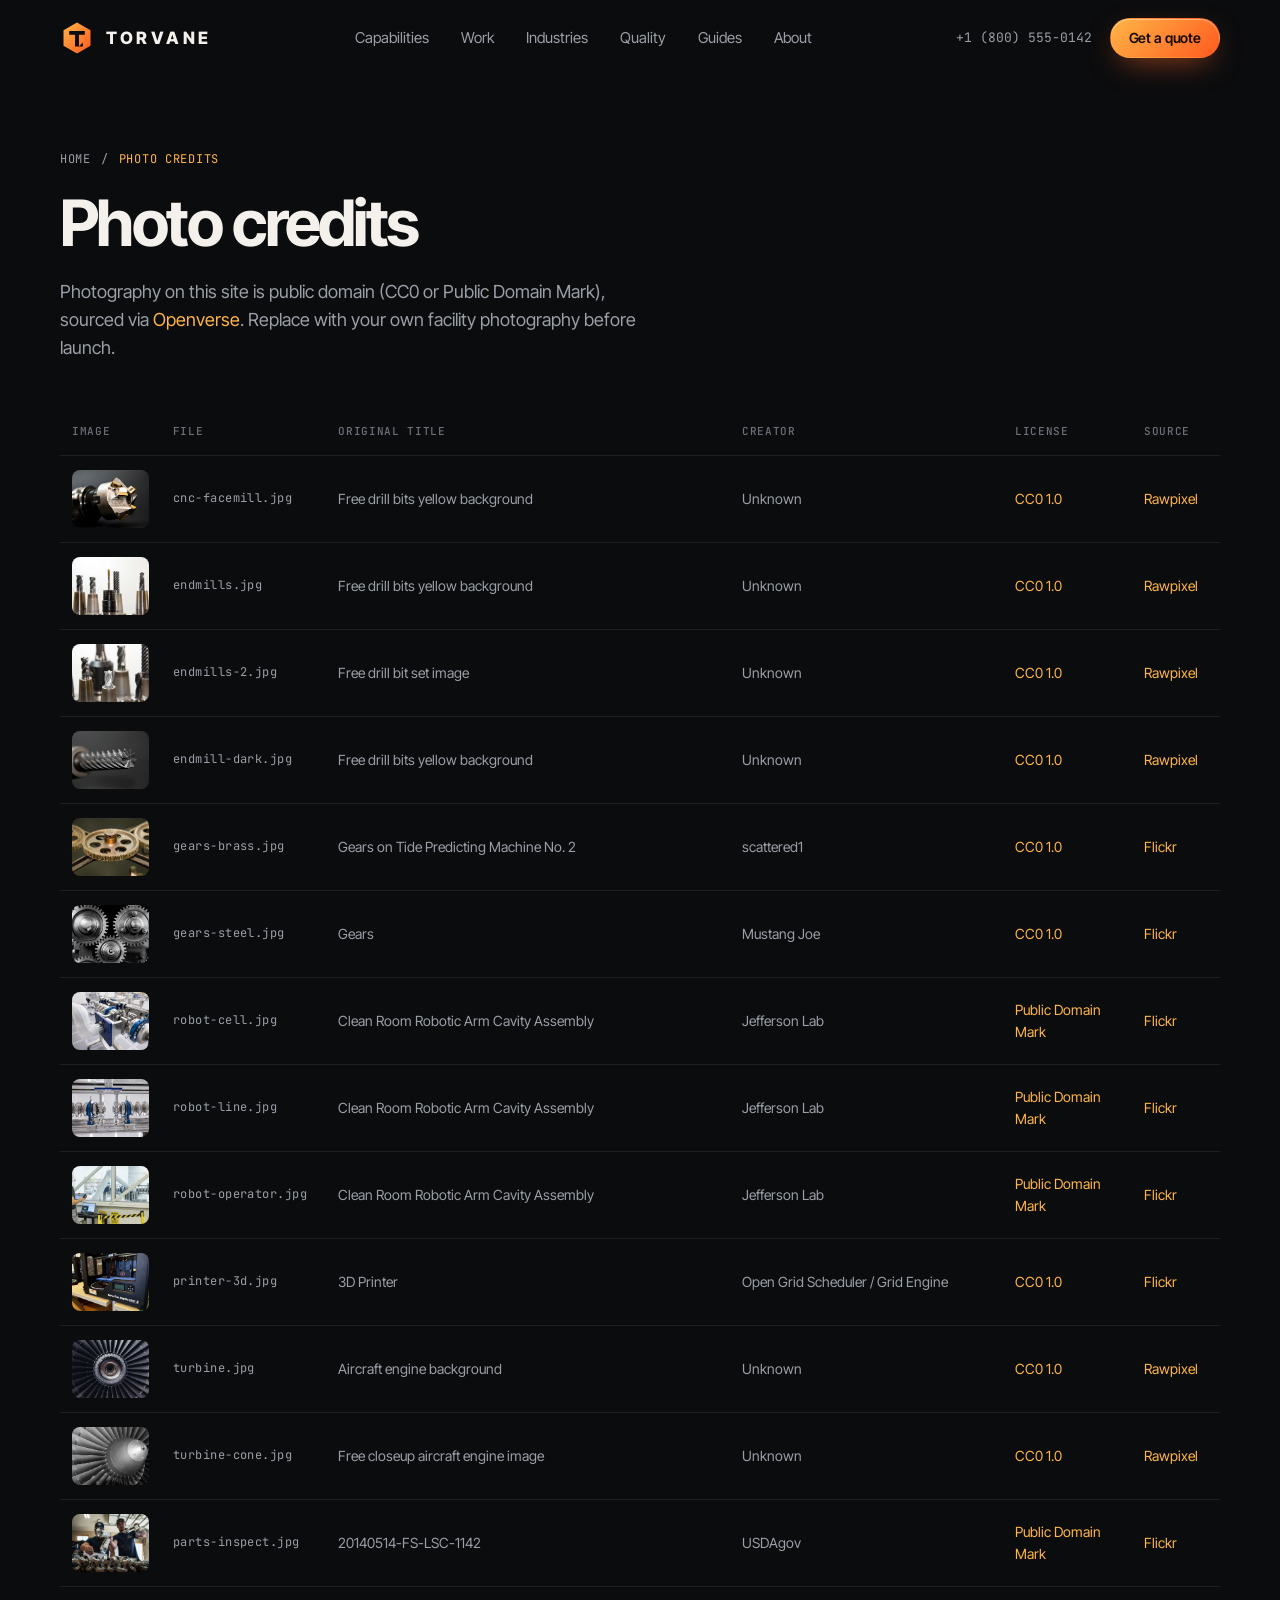
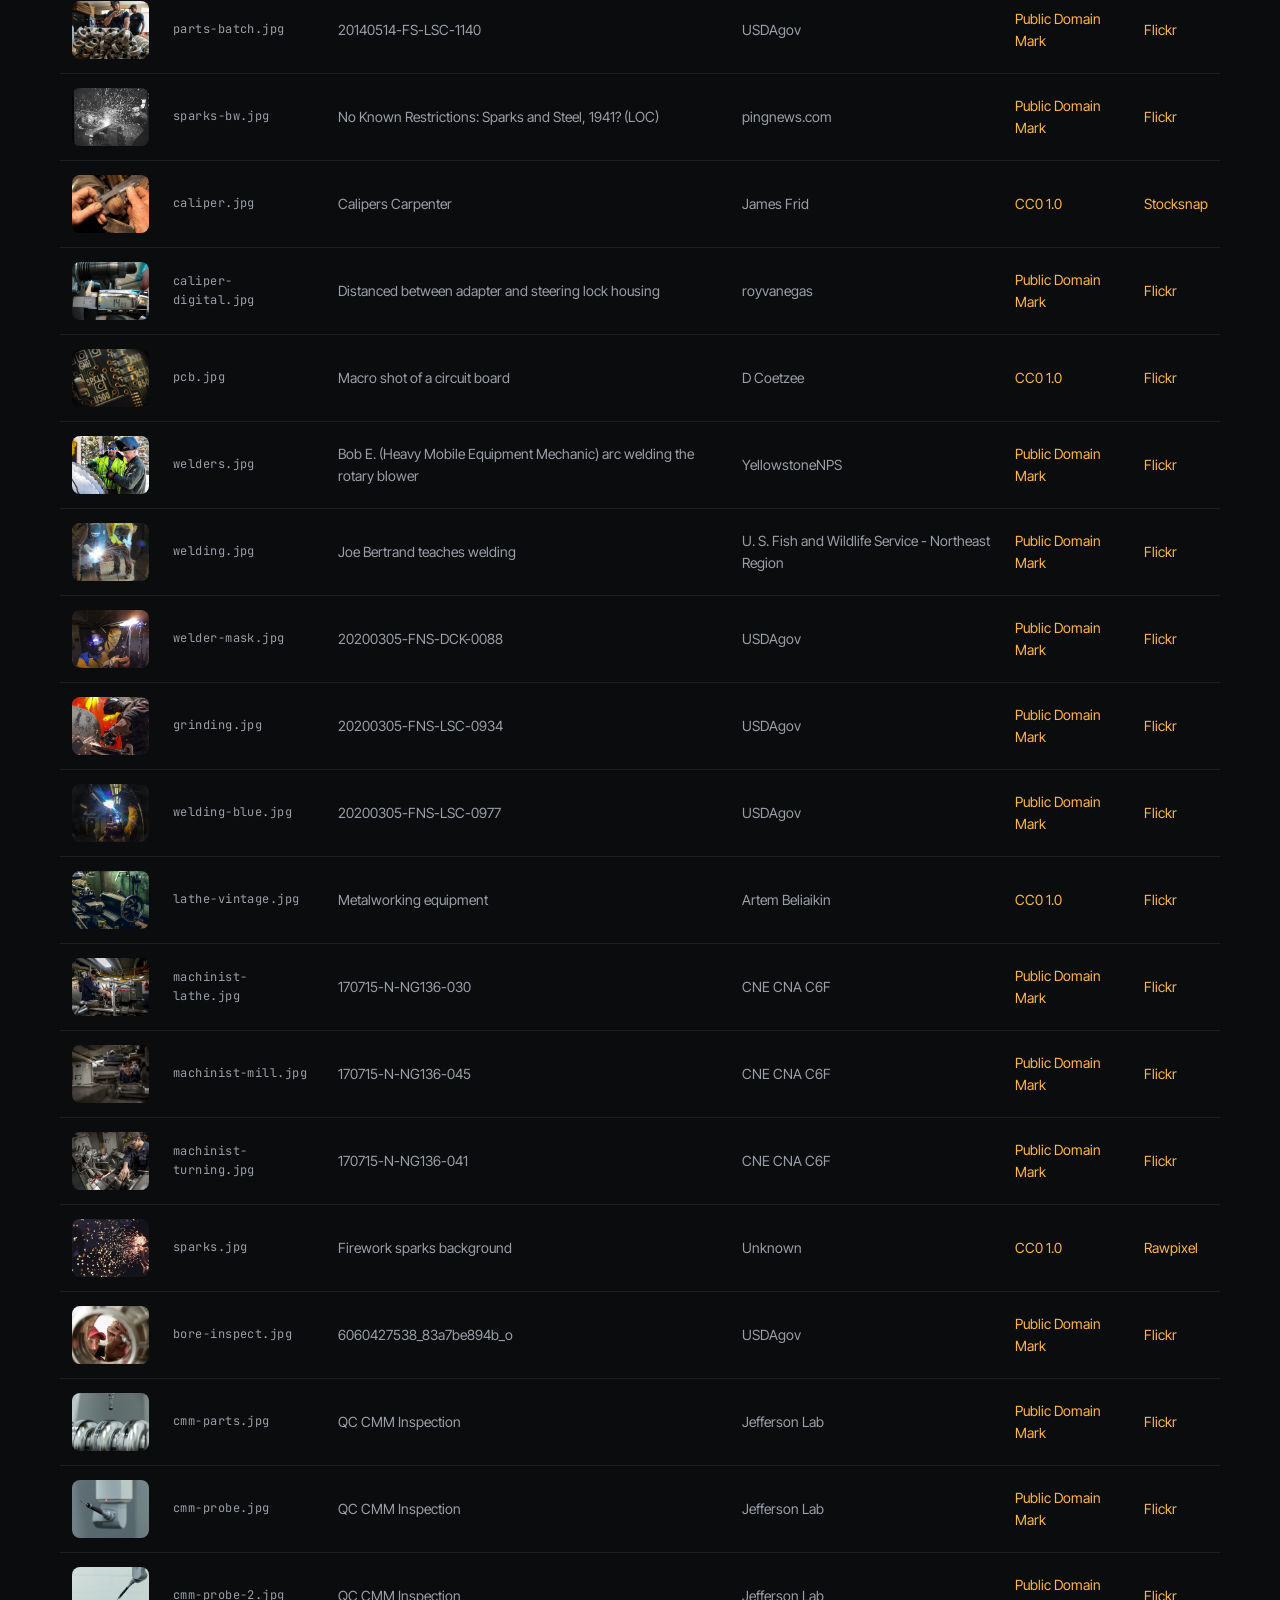
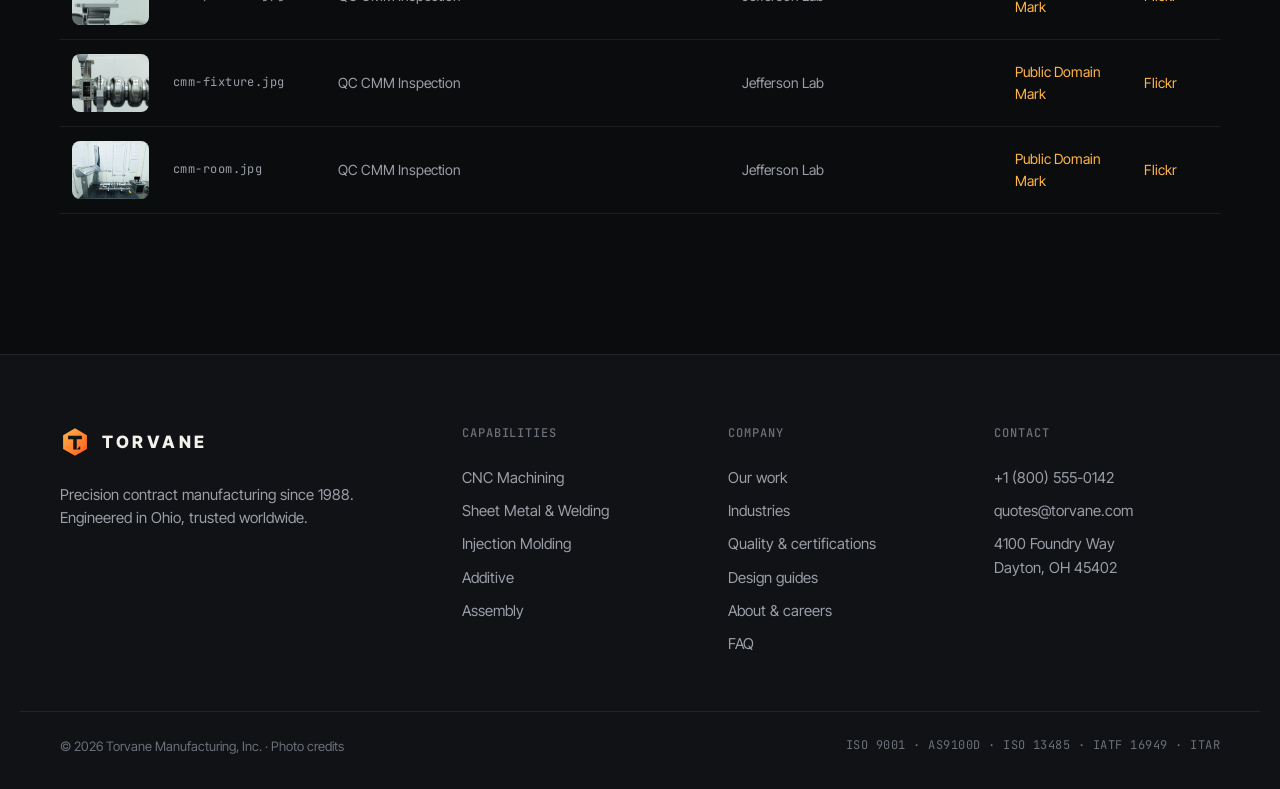
<file: credits.html>
<!doctype html>
<html lang="en">
<head>
  <meta charset="utf-8" />
  <meta name="viewport" content="width=device-width, initial-scale=1" />
  <title>Photo Credits | Torvane Manufacturing</title>
  <meta name="description" content="Credits and licenses for photography used on the Torvane website." />
  <meta name="theme-color" content="#0B0C0E" />
  <meta property="og:title" content="Photo Credits | Torvane Manufacturing" />
  <meta property="og:description" content="Credits and licenses for photography used on the Torvane website." />
  <meta property="og:type" content="website" />
  <meta property="og:image" content="assets/img/cnc-facemill.jpg" />
  <link rel="icon" href="assets/favicon.svg" type="image/svg+xml" />
  <link rel="preconnect" href="https://fonts.googleapis.com" />
  <link rel="preconnect" href="https://fonts.gstatic.com" crossorigin />
  <link href="https://fonts.googleapis.com/css2?family=Inter+Tight:wght@400;500;600;700;800&family=Instrument+Serif:ital@0;1&family=JetBrains+Mono:wght@400;500&display=swap" rel="stylesheet" />
  <link rel="stylesheet" href="styles.css" />
</head>
<body data-page="credits">
  <a class="skip" href="#main">Skip to content</a>

  <header class="nav" id="nav">
    <div class="container nav__inner">
      <a href="index.html" class="brand" aria-label="Torvane home">
        <img src="assets/logo-mark.svg" alt="" width="34" height="34" />
        <span class="brand__word">TORVANE</span>
      </a>
      <nav class="nav__links" aria-label="Primary">
        <a href="capabilities.html">Capabilities</a>
        <a href="work.html">Work</a>
        <a href="industries.html">Industries</a>
        <a href="quality.html">Quality</a>
        <a href="guides.html">Guides</a>
        <a href="about.html">About</a>
      </nav>
      <div class="nav__cta">
        <a href="tel:+18005550142" class="nav__phone">+1 (800) 555-0142</a>
        <a href="quote.html" class="btn btn--primary btn--sm">Get a quote</a>
        <button class="nav__toggle" aria-label="Open menu" aria-expanded="false" aria-controls="mobile-menu">
          <span></span><span></span>
        </button>
      </div>
    </div>
    <div class="mobile-menu" id="mobile-menu" hidden>
        <a href="capabilities.html">Capabilities</a>
        <a href="work.html">Work</a>
        <a href="industries.html">Industries</a>
        <a href="quality.html">Quality</a>
        <a href="guides.html">Guides</a>
        <a href="about.html">About</a>
      <a href="quote.html" class="btn btn--primary">Get a quote in 24h</a>
    </div>
  </header>

  <main id="main">
    <section class="section" style="padding-top:150px">
      <div class="container">
        <nav class="crumbs" aria-label="Breadcrumb" style="margin-bottom:20px"><a href="index.html">Home</a><span>/</span><span>Photo credits</span></nav>
        <h1 style="font-size:clamp(40px,5vw,64px);letter-spacing:-0.04em">Photo credits</h1>
        <p class="section__lede">Photography on this site is public domain (CC0 or Public Domain Mark), sourced via <a href="https://openverse.org" style="color:var(--accent-2)">Openverse</a>. Replace with your own facility photography before launch.</p>
        <div class="table-wrap" style="margin-top:48px">
          <table class="credits">
            <thead><tr><th>Image</th><th>File</th><th>Original title</th><th>Creator</th><th>License</th><th>Source</th></tr></thead>
            <tbody>
              <tr><td><img src="assets/img/cnc-facemill.jpg" alt="" loading="lazy" /></td><td class="mono">cnc-facemill.jpg</td><td>Free drill bits yellow background</td><td>Unknown</td><td><a href="https://creativecommons.org/publicdomain/zero/1.0/">CC0 1.0</a></td><td><a href="https://www.rawpixel.com/image/5904125/photo-image-public-domain-free-yellow-background">Rawpixel</a></td></tr>
              <tr><td><img src="assets/img/endmills.jpg" alt="" loading="lazy" /></td><td class="mono">endmills.jpg</td><td>Free drill bits yellow background</td><td>Unknown</td><td><a href="https://creativecommons.org/publicdomain/zero/1.0/">CC0 1.0</a></td><td><a href="https://www.rawpixel.com/image/5912131/image-public-domain-free-yellow-background">Rawpixel</a></td></tr>
              <tr><td><img src="assets/img/endmills-2.jpg" alt="" loading="lazy" /></td><td class="mono">endmills-2.jpg</td><td>Free drill bit set image</td><td>Unknown</td><td><a href="https://creativecommons.org/publicdomain/zero/1.0/">CC0 1.0</a></td><td><a href="https://www.rawpixel.com/image/5904084/photo-image-public-domain-free-cc0">Rawpixel</a></td></tr>
              <tr><td><img src="assets/img/endmill-dark.jpg" alt="" loading="lazy" /></td><td class="mono">endmill-dark.jpg</td><td>Free drill bits yellow background</td><td>Unknown</td><td><a href="https://creativecommons.org/publicdomain/zero/1.0/">CC0 1.0</a></td><td><a href="https://www.rawpixel.com/image/5911867/photo-image-public-domain-free-yellow-background">Rawpixel</a></td></tr>
              <tr><td><img src="assets/img/gears-brass.jpg" alt="" loading="lazy" /></td><td class="mono">gears-brass.jpg</td><td>Gears on Tide Predicting Machine No. 2</td><td>scattered1</td><td><a href="https://creativecommons.org/publicdomain/zero/1.0/">CC0 1.0</a></td><td><a href="https://www.flickr.com/photos/85987121@N00/26134911713">Flickr</a></td></tr>
              <tr><td><img src="assets/img/gears-steel.jpg" alt="" loading="lazy" /></td><td class="mono">gears-steel.jpg</td><td>Gears</td><td>Mustang Joe</td><td><a href="https://creativecommons.org/publicdomain/zero/1.0/">CC0 1.0</a></td><td><a href="https://www.flickr.com/photos/63234672@N04/20437315996">Flickr</a></td></tr>
              <tr><td><img src="assets/img/robot-cell.jpg" alt="" loading="lazy" /></td><td class="mono">robot-cell.jpg</td><td>Clean Room Robotic Arm Cavity Assembly</td><td>Jefferson Lab</td><td><a href="https://creativecommons.org/publicdomain/mark/1.0/">Public Domain Mark</a></td><td><a href="https://www.flickr.com/photos/53950384@N02/55153036041">Flickr</a></td></tr>
              <tr><td><img src="assets/img/robot-line.jpg" alt="" loading="lazy" /></td><td class="mono">robot-line.jpg</td><td>Clean Room Robotic Arm Cavity Assembly</td><td>Jefferson Lab</td><td><a href="https://creativecommons.org/publicdomain/mark/1.0/">Public Domain Mark</a></td><td><a href="https://www.flickr.com/photos/53950384@N02/55153403145">Flickr</a></td></tr>
              <tr><td><img src="assets/img/robot-operator.jpg" alt="" loading="lazy" /></td><td class="mono">robot-operator.jpg</td><td>Clean Room Robotic Arm Cavity Assembly</td><td>Jefferson Lab</td><td><a href="https://creativecommons.org/publicdomain/mark/1.0/">Public Domain Mark</a></td><td><a href="https://www.flickr.com/photos/53950384@N02/55153032941">Flickr</a></td></tr>
              <tr><td><img src="assets/img/printer-3d.jpg" alt="" loading="lazy" /></td><td class="mono">printer-3d.jpg</td><td>3D Printer</td><td>Open Grid Scheduler / Grid Engine</td><td><a href="https://creativecommons.org/publicdomain/zero/1.0/">CC0 1.0</a></td><td><a href="https://www.flickr.com/photos/29155878@N03/27089182620">Flickr</a></td></tr>
              <tr><td><img src="assets/img/turbine.jpg" alt="" loading="lazy" /></td><td class="mono">turbine.jpg</td><td>Aircraft engine background</td><td>Unknown</td><td><a href="https://creativecommons.org/publicdomain/zero/1.0/">CC0 1.0</a></td><td><a href="https://www.rawpixel.com/image/5926520/aircraft-engine-background">Rawpixel</a></td></tr>
              <tr><td><img src="assets/img/turbine-cone.jpg" alt="" loading="lazy" /></td><td class="mono">turbine-cone.jpg</td><td>Free closeup aircraft engine image</td><td>Unknown</td><td><a href="https://creativecommons.org/publicdomain/zero/1.0/">CC0 1.0</a></td><td><a href="https://www.rawpixel.com/image/5920979/photo-image-public-domain-technology-circle">Rawpixel</a></td></tr>
              <tr><td><img src="assets/img/parts-inspect.jpg" alt="" loading="lazy" /></td><td class="mono">parts-inspect.jpg</td><td>20140514-FS-LSC-1142</td><td>USDAgov</td><td><a href="https://creativecommons.org/publicdomain/mark/1.0/">Public Domain Mark</a></td><td><a href="https://www.flickr.com/photos/41284017@N08/14116629947">Flickr</a></td></tr>
              <tr><td><img src="assets/img/parts-batch.jpg" alt="" loading="lazy" /></td><td class="mono">parts-batch.jpg</td><td>20140514-FS-LSC-1140</td><td>USDAgov</td><td><a href="https://creativecommons.org/publicdomain/mark/1.0/">Public Domain Mark</a></td><td><a href="https://www.flickr.com/photos/41284017@N08/14302597134">Flickr</a></td></tr>
              <tr><td><img src="assets/img/sparks-bw.jpg" alt="" loading="lazy" /></td><td class="mono">sparks-bw.jpg</td><td>No Known Restrictions: Sparks and Steel, 1941? (LOC)</td><td>pingnews.com</td><td><a href="https://creativecommons.org/publicdomain/mark/1.0/">Public Domain Mark</a></td><td><a href="https://www.flickr.com/photos/39735679@N00/471997079">Flickr</a></td></tr>
              <tr><td><img src="assets/img/caliper.jpg" alt="" loading="lazy" /></td><td class="mono">caliper.jpg</td><td>Calipers Carpenter</td><td>James Frid</td><td><a href="https://creativecommons.org/publicdomain/zero/1.0/">CC0 1.0</a></td><td><a href="https://stocksnap.io/photo/calipers-carpenter-GWIDWSKJJJ">Stocksnap</a></td></tr>
              <tr><td><img src="assets/img/caliper-digital.jpg" alt="" loading="lazy" /></td><td class="mono">caliper-digital.jpg</td><td>Distanced between adapter and steering lock housing</td><td>royvanegas</td><td><a href="https://creativecommons.org/publicdomain/mark/1.0/">Public Domain Mark</a></td><td><a href="https://www.flickr.com/photos/7387328@N03/2702147011">Flickr</a></td></tr>
              <tr><td><img src="assets/img/pcb.jpg" alt="" loading="lazy" /></td><td class="mono">pcb.jpg</td><td>Macro shot of a circuit board</td><td>D Coetzee</td><td><a href="https://creativecommons.org/publicdomain/zero/1.0/">CC0 1.0</a></td><td><a href="https://www.flickr.com/photos/29507259@N02/3777753546">Flickr</a></td></tr>
              <tr><td><img src="assets/img/welders.jpg" alt="" loading="lazy" /></td><td class="mono">welders.jpg</td><td>Bob E. (Heavy Mobile Equipment Mechanic) arc welding the rotary blower</td><td>YellowstoneNPS</td><td><a href="https://creativecommons.org/publicdomain/mark/1.0/">Public Domain Mark</a></td><td><a href="https://www.flickr.com/photos/80223459@N05/37192241885">Flickr</a></td></tr>
              <tr><td><img src="assets/img/welding.jpg" alt="" loading="lazy" /></td><td class="mono">welding.jpg</td><td>Joe Bertrand teaches welding</td><td>U. S. Fish and Wildlife Service - Northeast Region</td><td><a href="https://creativecommons.org/publicdomain/mark/1.0/">Public Domain Mark</a></td><td><a href="https://www.flickr.com/photos/43322816@N08/6720567425">Flickr</a></td></tr>
              <tr><td><img src="assets/img/welder-mask.jpg" alt="" loading="lazy" /></td><td class="mono">welder-mask.jpg</td><td>20200305-FNS-DCK-0088</td><td>USDAgov</td><td><a href="https://creativecommons.org/publicdomain/mark/1.0/">Public Domain Mark</a></td><td><a href="https://www.flickr.com/photos/41284017@N08/49624908928">Flickr</a></td></tr>
              <tr><td><img src="assets/img/grinding.jpg" alt="" loading="lazy" /></td><td class="mono">grinding.jpg</td><td>20200305-FNS-LSC-0934</td><td>USDAgov</td><td><a href="https://creativecommons.org/publicdomain/mark/1.0/">Public Domain Mark</a></td><td><a href="https://www.flickr.com/photos/41284017@N08/49648314907">Flickr</a></td></tr>
              <tr><td><img src="assets/img/welding-blue.jpg" alt="" loading="lazy" /></td><td class="mono">welding-blue.jpg</td><td>20200305-FNS-LSC-0977</td><td>USDAgov</td><td><a href="https://creativecommons.org/publicdomain/mark/1.0/">Public Domain Mark</a></td><td><a href="https://www.flickr.com/photos/41284017@N08/49648315152">Flickr</a></td></tr>
              <tr><td><img src="assets/img/lathe-vintage.jpg" alt="" loading="lazy" /></td><td class="mono">lathe-vintage.jpg</td><td>Metalworking equipment</td><td>Artem Beliaikin</td><td><a href="https://creativecommons.org/publicdomain/zero/1.0/">CC0 1.0</a></td><td><a href="https://www.flickr.com/photos/157635012@N07/49390254106">Flickr</a></td></tr>
              <tr><td><img src="assets/img/machinist-lathe.jpg" alt="" loading="lazy" /></td><td class="mono">machinist-lathe.jpg</td><td>170715-N-NG136-030</td><td>CNE CNA C6F</td><td><a href="https://creativecommons.org/publicdomain/mark/1.0/">Public Domain Mark</a></td><td><a href="https://www.flickr.com/photos/94966166@N02/35977180616">Flickr</a></td></tr>
              <tr><td><img src="assets/img/machinist-mill.jpg" alt="" loading="lazy" /></td><td class="mono">machinist-mill.jpg</td><td>170715-N-NG136-045</td><td>CNE CNA C6F</td><td><a href="https://creativecommons.org/publicdomain/mark/1.0/">Public Domain Mark</a></td><td><a href="https://www.flickr.com/photos/94966166@N02/35847622352">Flickr</a></td></tr>
              <tr><td><img src="assets/img/machinist-turning.jpg" alt="" loading="lazy" /></td><td class="mono">machinist-turning.jpg</td><td>170715-N-NG136-041</td><td>CNE CNA C6F</td><td><a href="https://creativecommons.org/publicdomain/mark/1.0/">Public Domain Mark</a></td><td><a href="https://www.flickr.com/photos/94966166@N02/35179182874">Flickr</a></td></tr>
              <tr><td><img src="assets/img/sparks.jpg" alt="" loading="lazy" /></td><td class="mono">sparks.jpg</td><td>Firework sparks background</td><td>Unknown</td><td><a href="https://creativecommons.org/publicdomain/zero/1.0/">CC0 1.0</a></td><td><a href="https://www.rawpixel.com/image/3298098/free-photo-image-grinding-metal-spark-people-images-pictures-fireworks">Rawpixel</a></td></tr>
              <tr><td><img src="assets/img/bore-inspect.jpg" alt="" loading="lazy" /></td><td class="mono">bore-inspect.jpg</td><td>6060427538_83a7be894b_o</td><td>USDAgov</td><td><a href="https://creativecommons.org/publicdomain/mark/1.0/">Public Domain Mark</a></td><td><a href="https://www.flickr.com/photos/41284017@N08/6302893172">Flickr</a></td></tr>
              <tr><td><img src="assets/img/cmm-parts.jpg" alt="" loading="lazy" /></td><td class="mono">cmm-parts.jpg</td><td>QC CMM Inspection</td><td>Jefferson Lab</td><td><a href="https://creativecommons.org/publicdomain/mark/1.0/">Public Domain Mark</a></td><td><a href="https://www.flickr.com/photos/53950384@N02/53495791359">Flickr</a></td></tr>
              <tr><td><img src="assets/img/cmm-probe.jpg" alt="" loading="lazy" /></td><td class="mono">cmm-probe.jpg</td><td>QC CMM Inspection</td><td>Jefferson Lab</td><td><a href="https://creativecommons.org/publicdomain/mark/1.0/">Public Domain Mark</a></td><td><a href="https://www.flickr.com/photos/53950384@N02/53495791634">Flickr</a></td></tr>
              <tr><td><img src="assets/img/cmm-probe-2.jpg" alt="" loading="lazy" /></td><td class="mono">cmm-probe-2.jpg</td><td>QC CMM Inspection</td><td>Jefferson Lab</td><td><a href="https://creativecommons.org/publicdomain/mark/1.0/">Public Domain Mark</a></td><td><a href="https://www.flickr.com/photos/53950384@N02/53495638618">Flickr</a></td></tr>
              <tr><td><img src="assets/img/cmm-fixture.jpg" alt="" loading="lazy" /></td><td class="mono">cmm-fixture.jpg</td><td>QC CMM Inspection</td><td>Jefferson Lab</td><td><a href="https://creativecommons.org/publicdomain/mark/1.0/">Public Domain Mark</a></td><td><a href="https://www.flickr.com/photos/53950384@N02/53495791299">Flickr</a></td></tr>
              <tr><td><img src="assets/img/cmm-room.jpg" alt="" loading="lazy" /></td><td class="mono">cmm-room.jpg</td><td>QC CMM Inspection</td><td>Jefferson Lab</td><td><a href="https://creativecommons.org/publicdomain/mark/1.0/">Public Domain Mark</a></td><td><a href="https://www.flickr.com/photos/53950384@N02/53495909375">Flickr</a></td></tr>
            </tbody>
          </table>
        </div>
      </div>
    </section>
  </main>

  <footer class="footer">
    <div class="container footer__grid">
      <div class="footer__brand">
        <a href="index.html" class="brand"><img src="assets/logo-mark.svg" alt="" width="30" height="30" /><span class="brand__word">TORVANE</span></a>
        <p>Precision contract manufacturing since 1988. Engineered in Ohio, trusted worldwide.</p>
      </div>
      <div>
        <h4>Capabilities</h4>
        <a href="capabilities.html#cnc">CNC Machining</a>
        <a href="capabilities.html#sheet-metal">Sheet Metal &amp; Welding</a>
        <a href="capabilities.html#molding">Injection Molding</a>
        <a href="capabilities.html#additive">Additive</a>
        <a href="capabilities.html#assembly">Assembly</a>
      </div>
      <div>
        <h4>Company</h4>
        <a href="work.html">Our work</a>
        <a href="industries.html">Industries</a>
        <a href="quality.html">Quality &amp; certifications</a>
        <a href="guides.html">Design guides</a>
        <a href="about.html">About &amp; careers</a>
        <a href="quote.html#faq">FAQ</a>
      </div>
      <div>
        <h4>Contact</h4>
        <a href="tel:+18005550142">+1 (800) 555-0142</a>
        <a href="mailto:quotes@torvane.com">quotes@torvane.com</a>
        <span>4100 Foundry Way<br />Dayton, OH 45402</span>
      </div>
    </div>
    <div class="container footer__base">
      <span>© <span id="year">2026</span> Torvane Manufacturing, Inc. · <a href="credits.html">Photo credits</a></span>
      <span class="mono">ISO 9001 · AS9100D · ISO 13485 · IATF 16949 · ITAR</span>
    </div>
  </footer>

  <div class="sticky-cta" id="stickyCta">
    <a href="tel:+18005550142" class="btn btn--ghost">Call</a>
    <a href="quote.html" class="btn btn--primary">Get a quote in 24h</a>
  </div>

  <script src="script.js" defer></script>
</body>
</html>
</file>
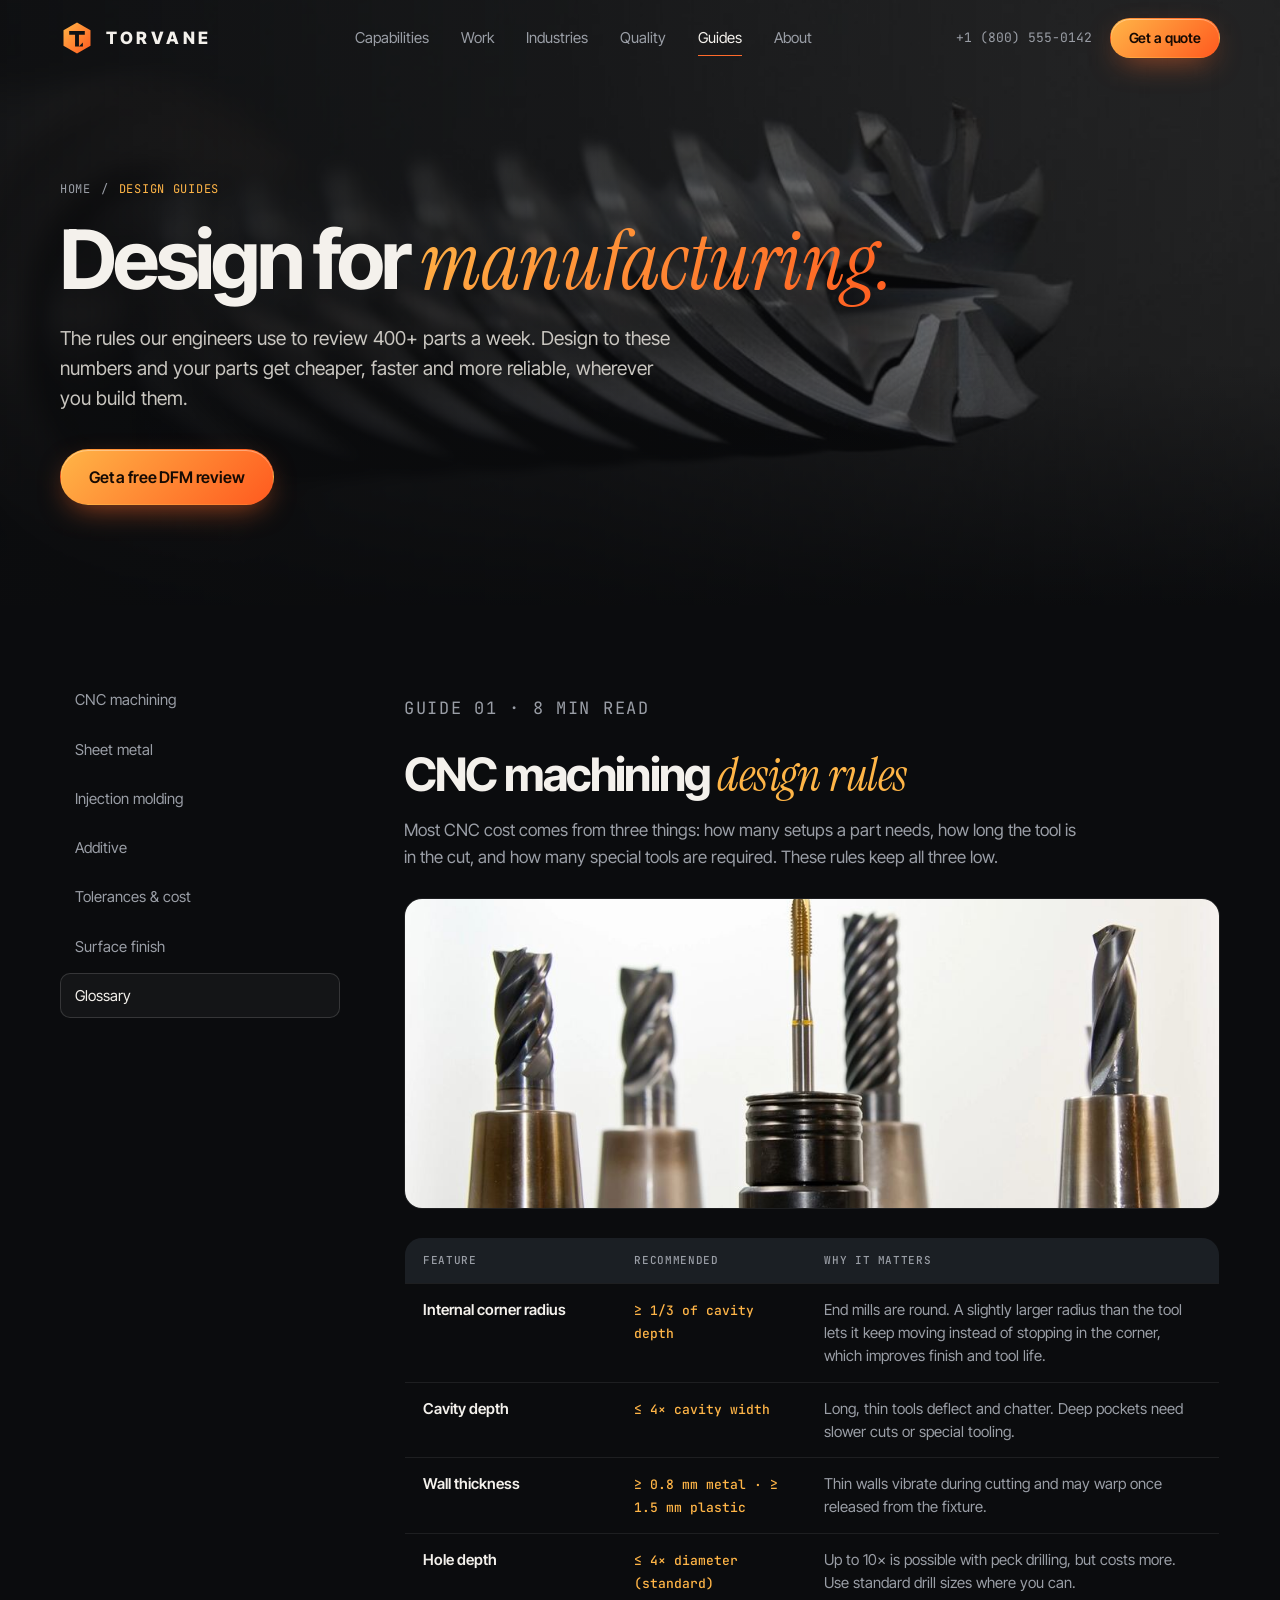
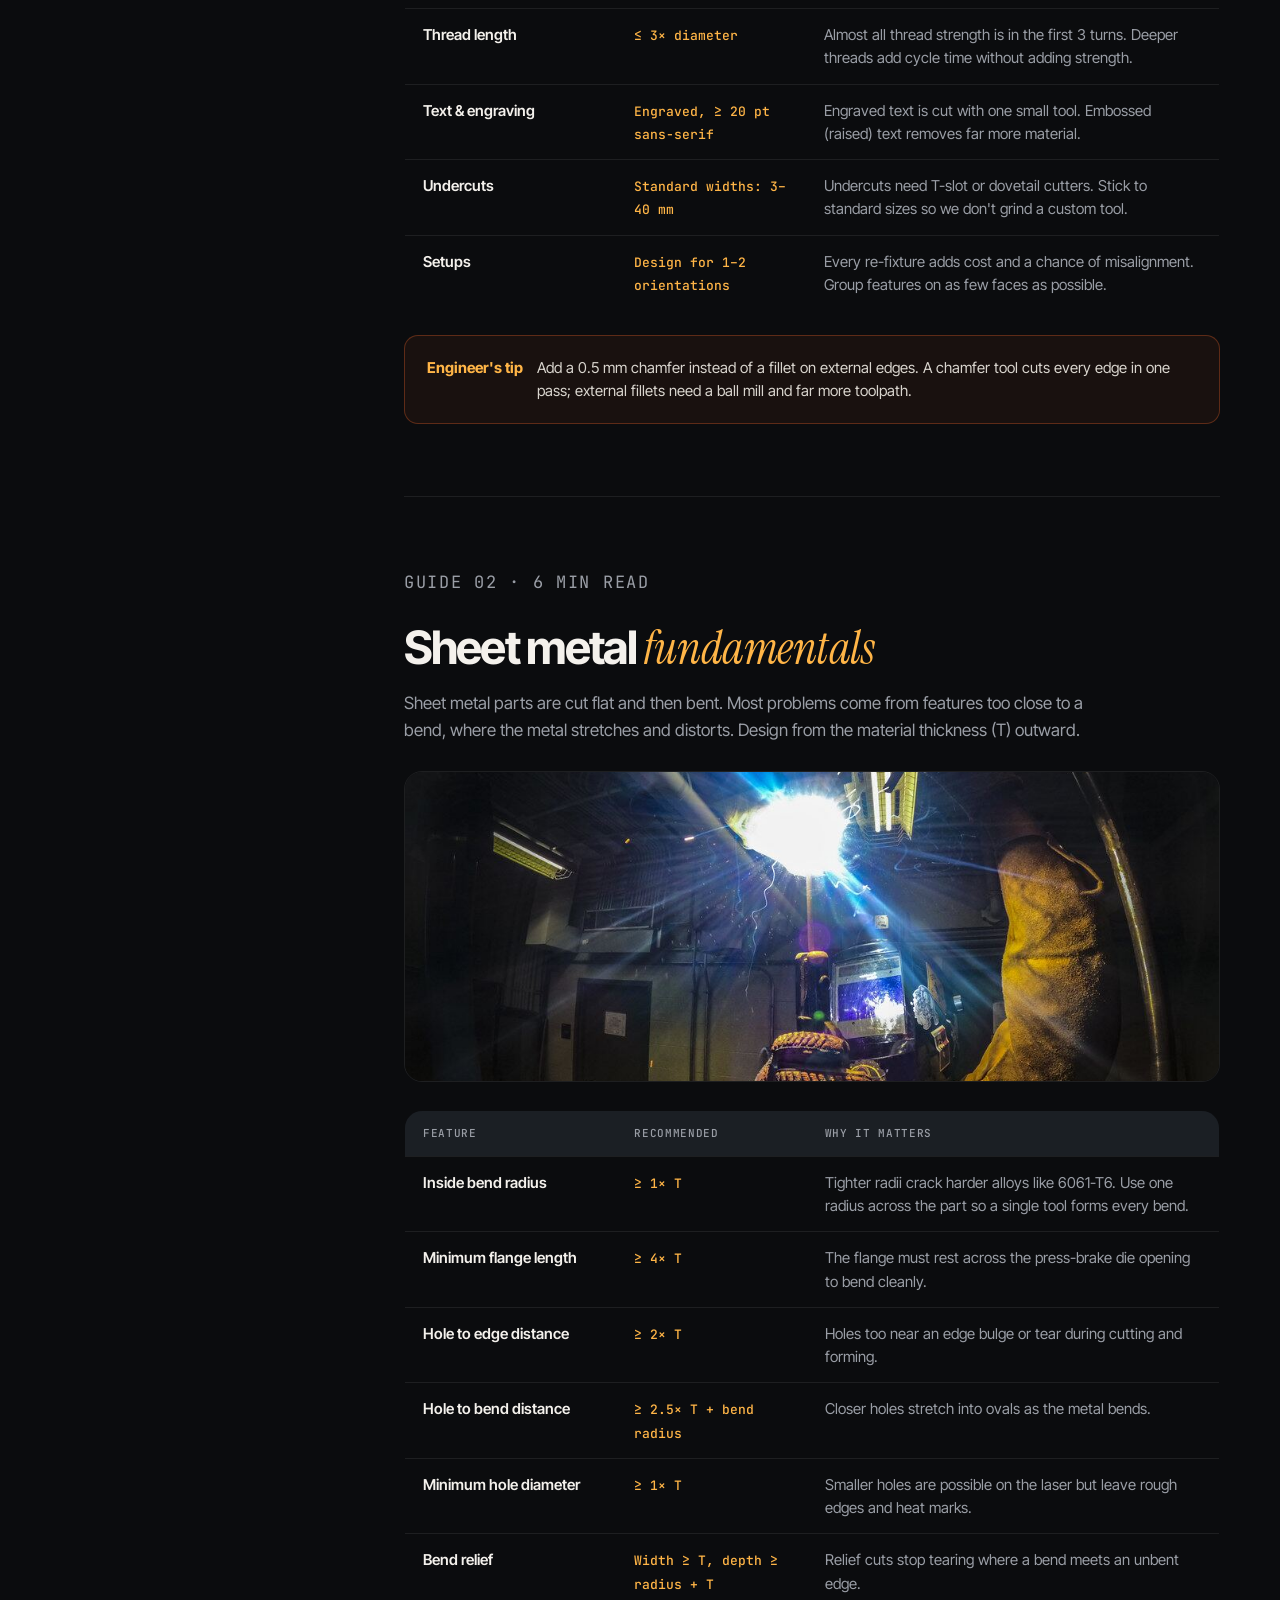
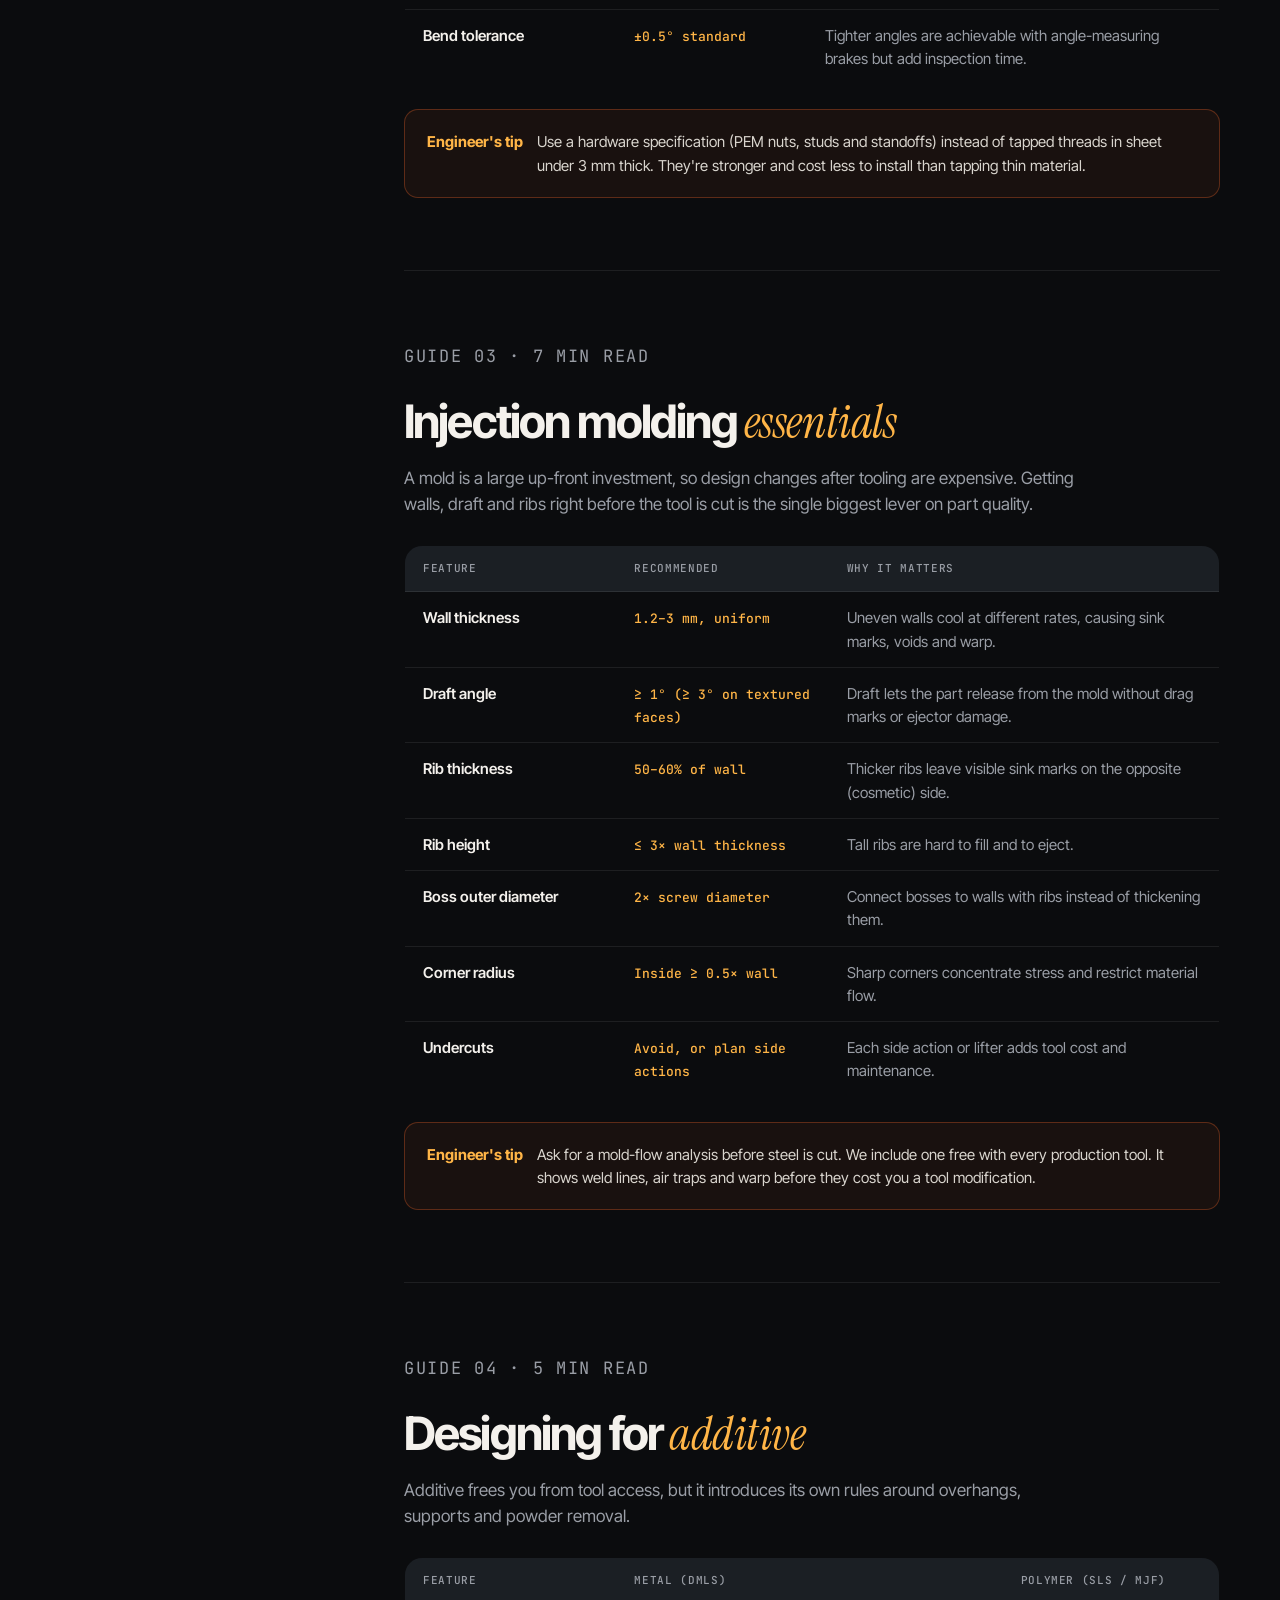
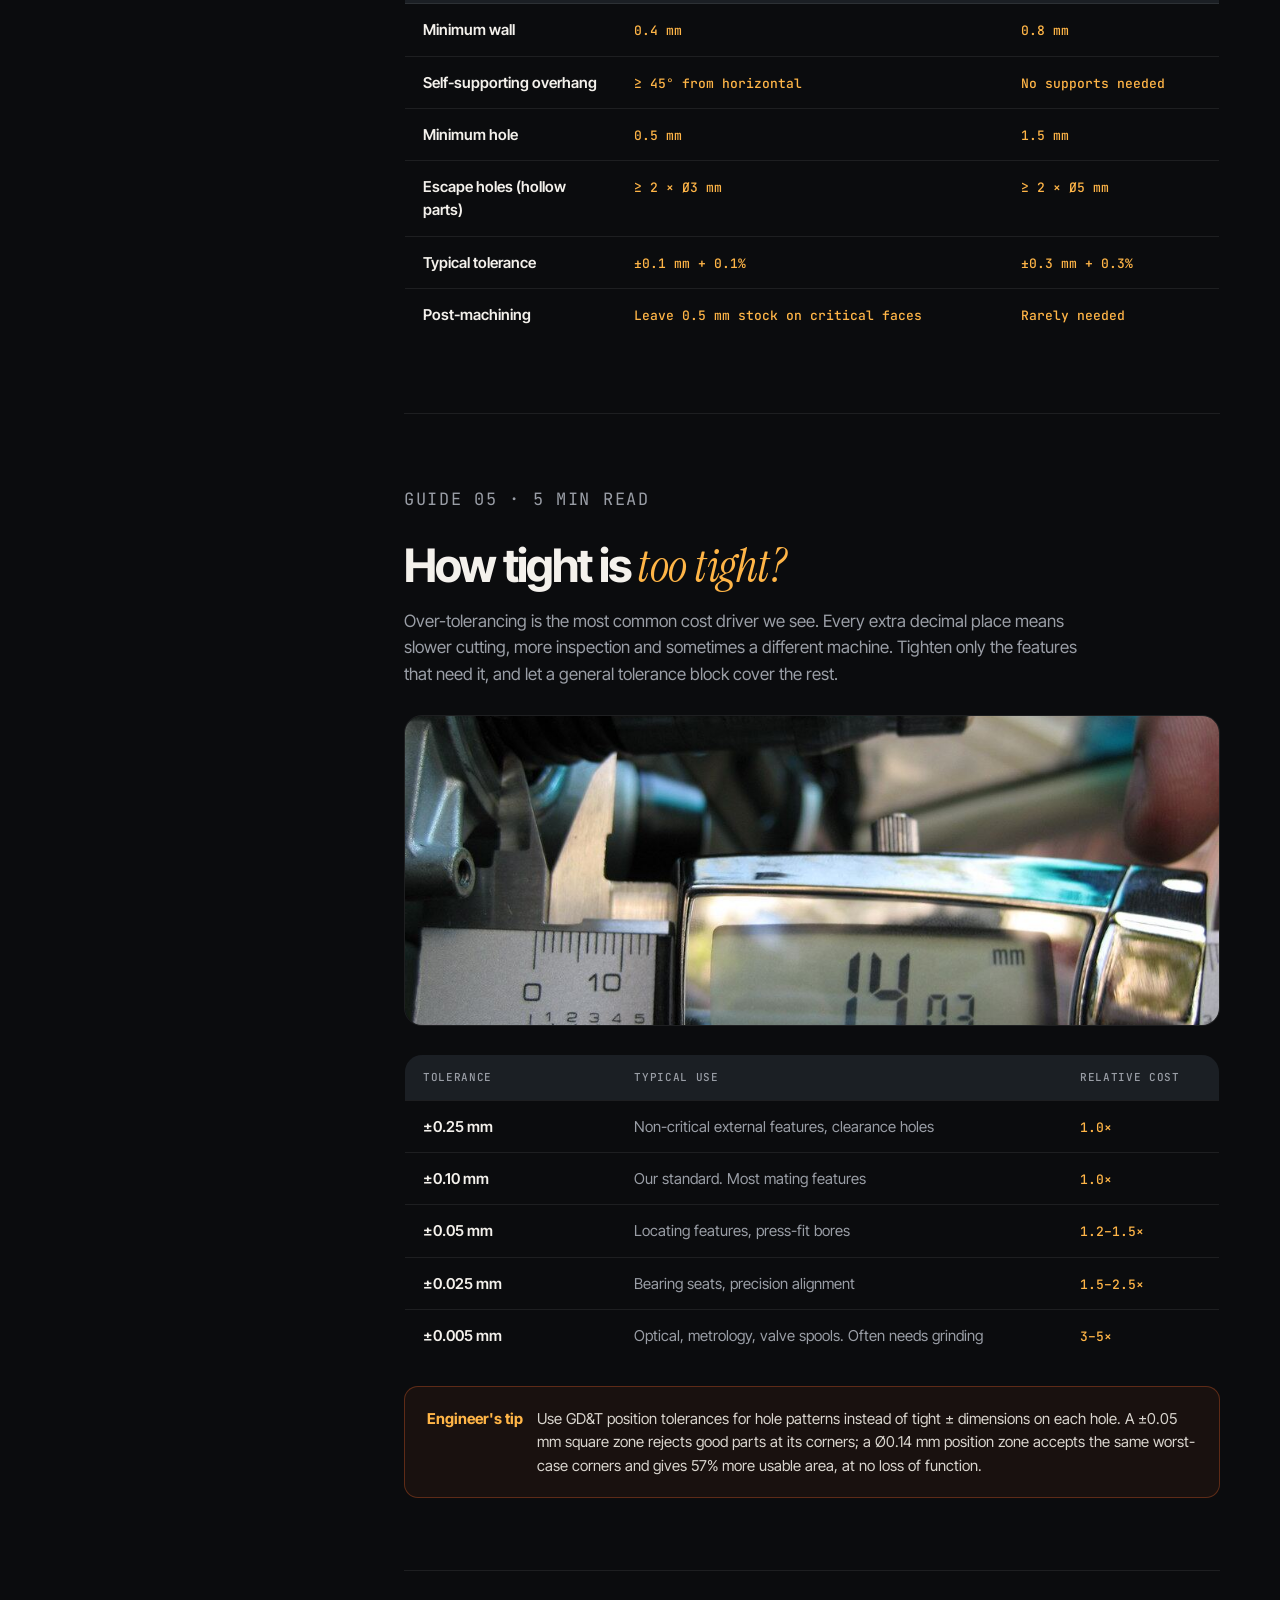
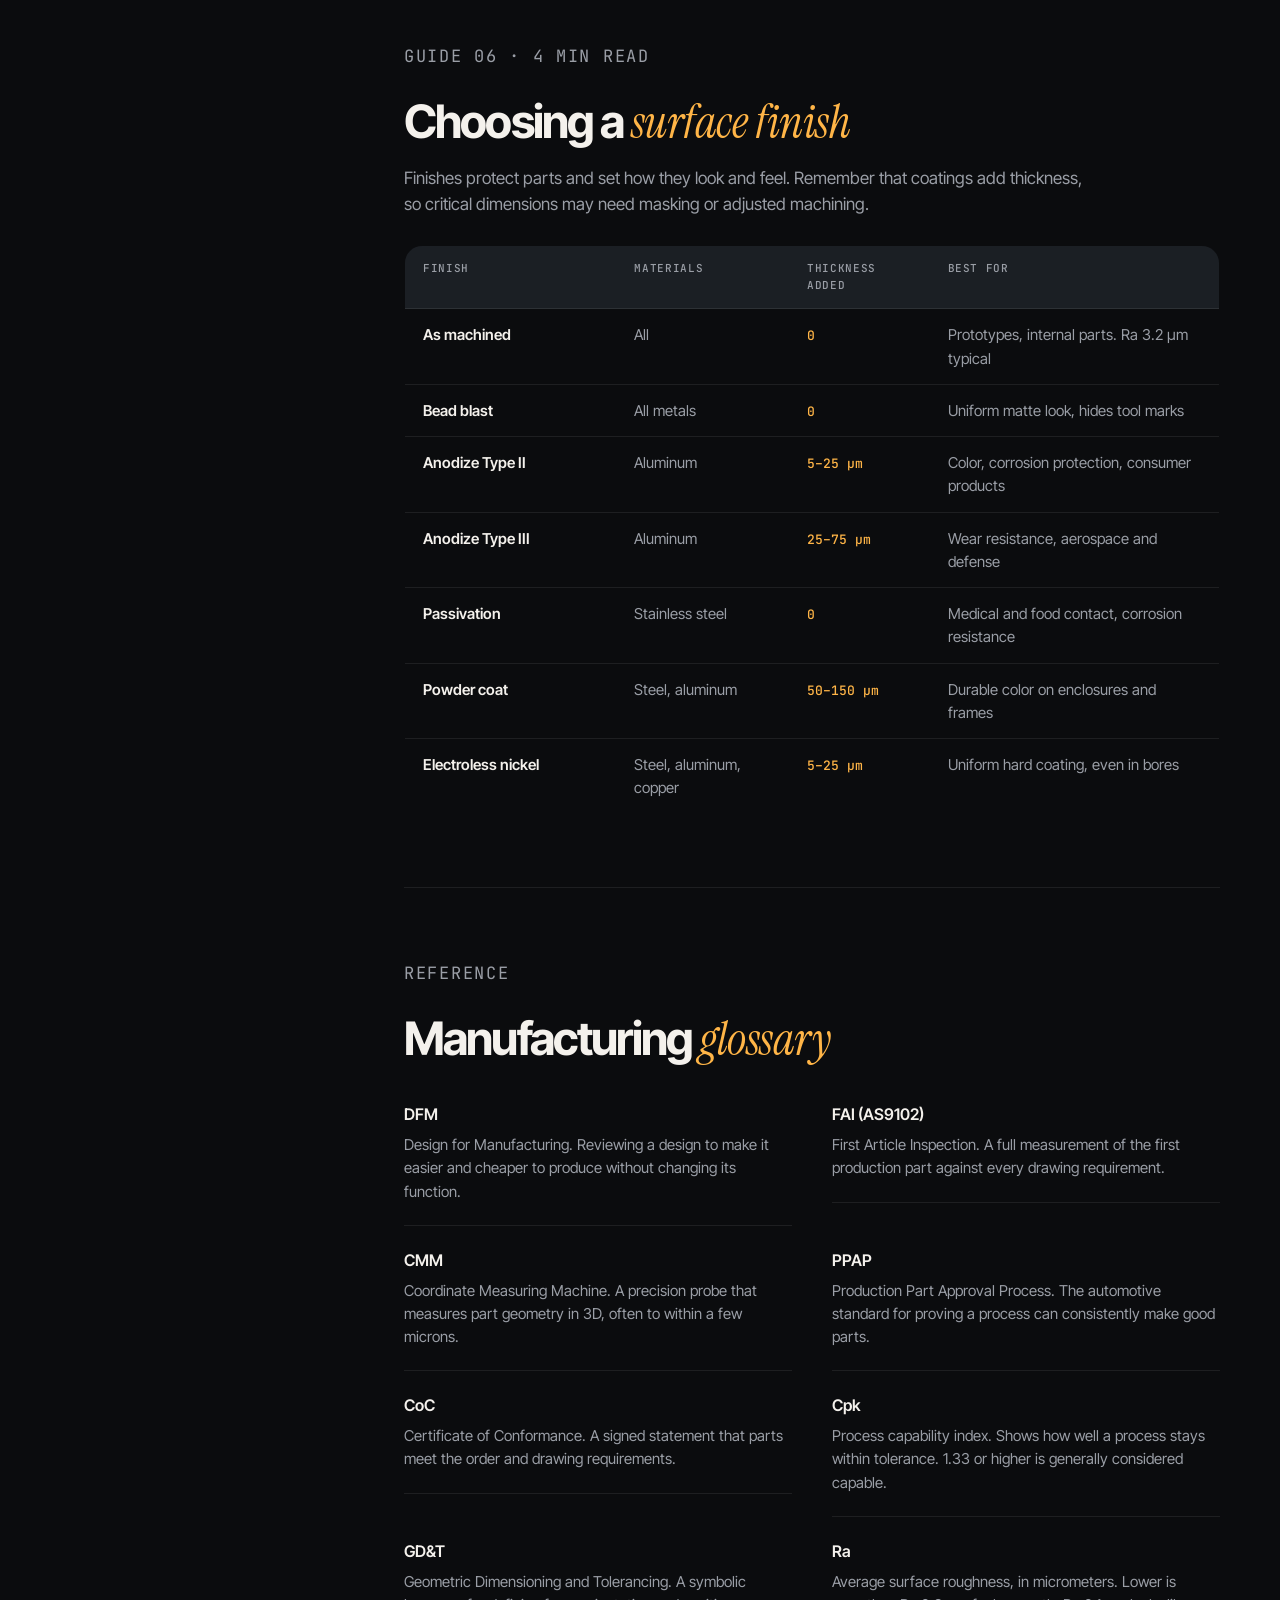
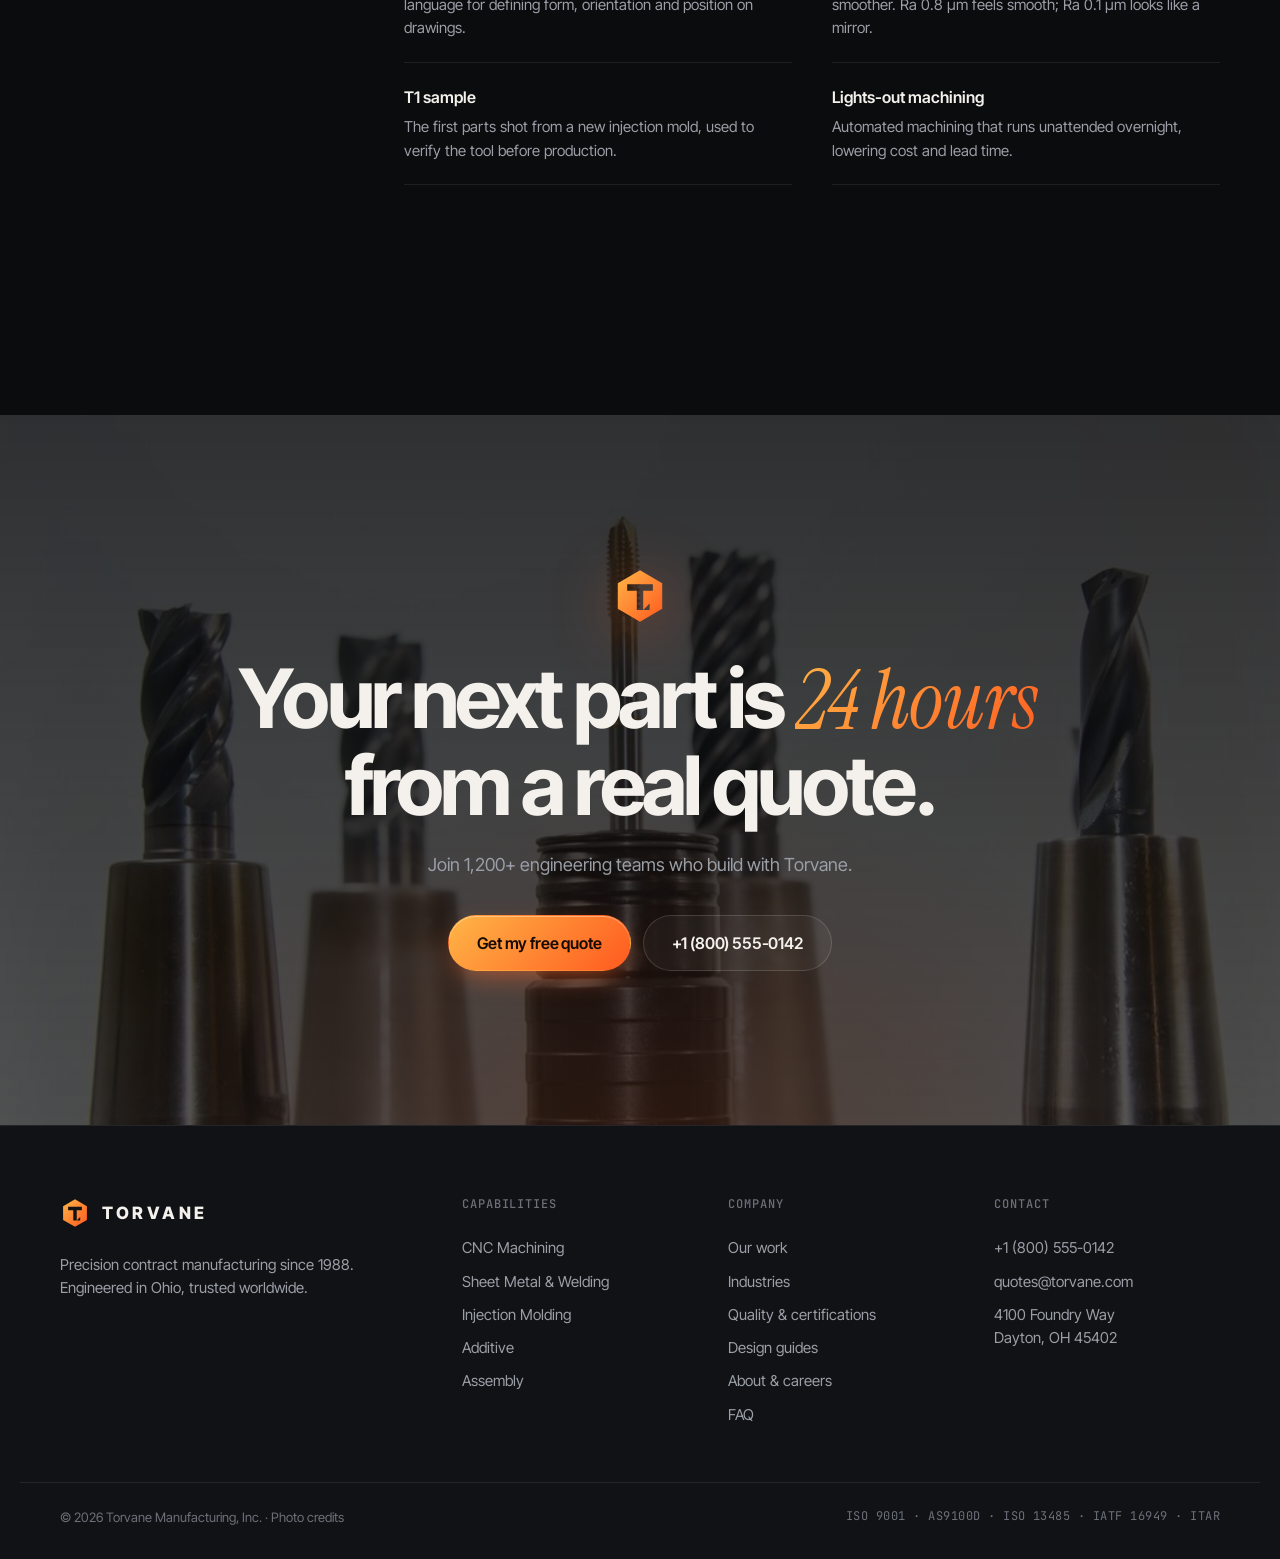
<file: guides.html>
<!doctype html>
<html lang="en">
<head>
  <meta charset="utf-8" />
  <meta name="viewport" content="width=device-width, initial-scale=1" />
  <title>Design for Manufacturing Guides | CNC, Sheet Metal, Molding | Torvane</title>
  <meta name="description" content="Free DFM design guides from Torvane's manufacturing engineers: CNC machining rules, sheet metal bend radii, injection molding draft and wall thickness, additive design, tolerances and surface finish." />
  <meta name="theme-color" content="#0B0C0E" />
  <meta property="og:title" content="Design for Manufacturing Guides | CNC, Sheet Metal, Molding | Torvane" />
  <meta property="og:description" content="Free DFM design guides from Torvane's manufacturing engineers: CNC machining rules, sheet metal bend radii, injection molding draft and wall thickness, additive design, tolerances and surface finish." />
  <meta property="og:type" content="website" />
  <meta property="og:image" content="assets/img/endmill-dark.jpg" />
  <link rel="icon" href="assets/favicon.svg" type="image/svg+xml" />
  <link rel="preconnect" href="https://fonts.googleapis.com" />
  <link rel="preconnect" href="https://fonts.gstatic.com" crossorigin />
  <link href="https://fonts.googleapis.com/css2?family=Inter+Tight:wght@400;500;600;700;800&family=Instrument+Serif:ital@0;1&family=JetBrains+Mono:wght@400;500&display=swap" rel="stylesheet" />
  <link rel="stylesheet" href="styles.css" />
</head>
<body data-page="guides">
  <a class="skip" href="#main">Skip to content</a>

  <header class="nav" id="nav">
    <div class="container nav__inner">
      <a href="index.html" class="brand" aria-label="Torvane home">
        <img src="assets/logo-mark.svg" alt="" width="34" height="34" />
        <span class="brand__word">TORVANE</span>
      </a>
      <nav class="nav__links" aria-label="Primary">
        <a href="capabilities.html">Capabilities</a>
        <a href="work.html">Work</a>
        <a href="industries.html">Industries</a>
        <a href="quality.html">Quality</a>
        <a href="guides.html" class="is-active" aria-current="page">Guides</a>
        <a href="about.html">About</a>
      </nav>
      <div class="nav__cta">
        <a href="tel:+18005550142" class="nav__phone">+1 (800) 555-0142</a>
        <a href="quote.html" class="btn btn--primary btn--sm">Get a quote</a>
        <button class="nav__toggle" aria-label="Open menu" aria-expanded="false" aria-controls="mobile-menu">
          <span></span><span></span>
        </button>
      </div>
    </div>
    <div class="mobile-menu" id="mobile-menu" hidden>
        <a href="capabilities.html">Capabilities</a>
        <a href="work.html">Work</a>
        <a href="industries.html">Industries</a>
        <a href="quality.html">Quality</a>
        <a href="guides.html" class="is-active" aria-current="page">Guides</a>
        <a href="about.html">About</a>
      <a href="quote.html" class="btn btn--primary">Get a quote in 24h</a>
    </div>
  </header>

  <main id="main">
    <section class="phero">
      <div class="phero__bg" aria-hidden="true"><img src="assets/img/endmill-dark.jpg" alt="" fetchpriority="high" /></div>
      <div class="container phero__inner">
        <nav class="crumbs reveal" aria-label="Breadcrumb"><a href="index.html">Home</a><span>/</span><span>Design guides</span></nav>
        <h1 class="reveal">Design for <em>manufacturing.</em></h1>
        <p class="lede reveal">The rules our engineers use to review 400+ parts a week. Design to these numbers and your parts get cheaper, faster and more reliable, wherever you build them.</p>
        <div class="hero__ctas reveal"><a href="quote.html" class="btn btn--primary btn--lg">Get a free DFM review</a></div>
      </div>
    </section>

    <section class="section" style="padding-top:72px">
      <div class="container guide">
        <nav class="guide__toc" aria-label="Guide sections">
          <a href="#cnc">CNC machining</a>
          <a href="#sheet">Sheet metal</a>
          <a href="#molding">Injection molding</a>
          <a href="#additive">Additive</a>
          <a href="#tolerances">Tolerances &amp; cost</a>
          <a href="#finish">Surface finish</a>
          <a href="#glossary">Glossary</a>
        </nav>
        <div>
          <article class="guide__sec" id="cnc">
            <p class="kicker">Guide 01 · 8 min read</p>
            <h2>CNC machining <em>design rules</em></h2>
            <p>Most CNC cost comes from three things: how many setups a part needs, how long the tool is in the cut, and how many special tools are required. These rules keep all three low.</p>
            <div class="guide__img"><img src="assets/img/endmills.jpg" alt="Solid carbide end mills of different sizes" loading="lazy" /></div>
            <div class="table-wrap"><table class="rules">
              <thead><tr><th>Feature</th><th>Recommended</th><th>Why it matters</th></tr></thead>
              <tbody>
                <tr><th>Internal corner radius</th><td><b>≥ 1/3 of cavity depth</b></td><td>End mills are round. A slightly larger radius than the tool lets it keep moving instead of stopping in the corner, which improves finish and tool life.</td></tr>
                <tr><th>Cavity depth</th><td><b>≤ 4× cavity width</b></td><td>Long, thin tools deflect and chatter. Deep pockets need slower cuts or special tooling.</td></tr>
                <tr><th>Wall thickness</th><td><b>≥ 0.8 mm metal · ≥ 1.5 mm plastic</b></td><td>Thin walls vibrate during cutting and may warp once released from the fixture.</td></tr>
                <tr><th>Hole depth</th><td><b>≤ 4× diameter (standard)</b></td><td>Up to 10× is possible with peck drilling, but costs more. Use standard drill sizes where you can.</td></tr>
                <tr><th>Thread length</th><td><b>≤ 3× diameter</b></td><td>Almost all thread strength is in the first 3 turns. Deeper threads add cycle time without adding strength.</td></tr>
                <tr><th>Text &amp; engraving</th><td><b>Engraved, ≥ 20 pt sans-serif</b></td><td>Engraved text is cut with one small tool. Embossed (raised) text removes far more material.</td></tr>
                <tr><th>Undercuts</th><td><b>Standard widths: 3–40 mm</b></td><td>Undercuts need T-slot or dovetail cutters. Stick to standard sizes so we don't grind a custom tool.</td></tr>
                <tr><th>Setups</th><td><b>Design for 1–2 orientations</b></td><td>Every re-fixture adds cost and a chance of misalignment. Group features on as few faces as possible.</td></tr>
              </tbody>
            </table></div>
            <div class="tip"><b>Engineer's tip</b><span>Add a 0.5 mm chamfer instead of a fillet on external edges. A chamfer tool cuts every edge in one pass; external fillets need a ball mill and far more toolpath.</span></div>
          </article>

          <article class="guide__sec" id="sheet">
            <p class="kicker">Guide 02 · 6 min read</p>
            <h2>Sheet metal <em>fundamentals</em></h2>
            <p>Sheet metal parts are cut flat and then bent. Most problems come from features too close to a bend, where the metal stretches and distorts. Design from the material thickness (T) outward.</p>
            <div class="guide__img"><img src="assets/img/welding-blue.jpg" alt="Sheet metal frame being welded" loading="lazy" /></div>
            <div class="table-wrap"><table class="rules">
              <thead><tr><th>Feature</th><th>Recommended</th><th>Why it matters</th></tr></thead>
              <tbody>
                <tr><th>Inside bend radius</th><td><b>≥ 1× T</b></td><td>Tighter radii crack harder alloys like 6061-T6. Use one radius across the part so a single tool forms every bend.</td></tr>
                <tr><th>Minimum flange length</th><td><b>≥ 4× T</b></td><td>The flange must rest across the press-brake die opening to bend cleanly.</td></tr>
                <tr><th>Hole to edge distance</th><td><b>≥ 2× T</b></td><td>Holes too near an edge bulge or tear during cutting and forming.</td></tr>
                <tr><th>Hole to bend distance</th><td><b>≥ 2.5× T + bend radius</b></td><td>Closer holes stretch into ovals as the metal bends.</td></tr>
                <tr><th>Minimum hole diameter</th><td><b>≥ 1× T</b></td><td>Smaller holes are possible on the laser but leave rough edges and heat marks.</td></tr>
                <tr><th>Bend relief</th><td><b>Width ≥ T, depth ≥ radius + T</b></td><td>Relief cuts stop tearing where a bend meets an unbent edge.</td></tr>
                <tr><th>Bend tolerance</th><td><b>±0.5° standard</b></td><td>Tighter angles are achievable with angle-measuring brakes but add inspection time.</td></tr>
              </tbody>
            </table></div>
            <div class="tip"><b>Engineer's tip</b><span>Use a hardware specification (PEM nuts, studs and standoffs) instead of tapped threads in sheet under 3 mm thick. They're stronger and cost less to install than tapping thin material.</span></div>
          </article>

          <article class="guide__sec" id="molding">
            <p class="kicker">Guide 03 · 7 min read</p>
            <h2>Injection molding <em>essentials</em></h2>
            <p>A mold is a large up-front investment, so design changes after tooling are expensive. Getting walls, draft and ribs right before the tool is cut is the single biggest lever on part quality.</p>
            <div class="table-wrap"><table class="rules">
              <thead><tr><th>Feature</th><th>Recommended</th><th>Why it matters</th></tr></thead>
              <tbody>
                <tr><th>Wall thickness</th><td><b>1.2–3 mm, uniform</b></td><td>Uneven walls cool at different rates, causing sink marks, voids and warp.</td></tr>
                <tr><th>Draft angle</th><td><b>≥ 1° (≥ 3° on textured faces)</b></td><td>Draft lets the part release from the mold without drag marks or ejector damage.</td></tr>
                <tr><th>Rib thickness</th><td><b>50–60% of wall</b></td><td>Thicker ribs leave visible sink marks on the opposite (cosmetic) side.</td></tr>
                <tr><th>Rib height</th><td><b>≤ 3× wall thickness</b></td><td>Tall ribs are hard to fill and to eject.</td></tr>
                <tr><th>Boss outer diameter</th><td><b>2× screw diameter</b></td><td>Connect bosses to walls with ribs instead of thickening them.</td></tr>
                <tr><th>Corner radius</th><td><b>Inside ≥ 0.5× wall</b></td><td>Sharp corners concentrate stress and restrict material flow.</td></tr>
                <tr><th>Undercuts</th><td><b>Avoid, or plan side actions</b></td><td>Each side action or lifter adds tool cost and maintenance.</td></tr>
              </tbody>
            </table></div>
            <div class="tip"><b>Engineer's tip</b><span>Ask for a mold-flow analysis before steel is cut. We include one free with every production tool. It shows weld lines, air traps and warp before they cost you a tool modification.</span></div>
          </article>

          <article class="guide__sec" id="additive">
            <p class="kicker">Guide 04 · 5 min read</p>
            <h2>Designing for <em>additive</em></h2>
            <p>Additive frees you from tool access, but it introduces its own rules around overhangs, supports and powder removal.</p>
            <div class="table-wrap"><table class="rules">
              <thead><tr><th>Feature</th><th>Metal (DMLS)</th><th>Polymer (SLS / MJF)</th></tr></thead>
              <tbody>
                <tr><th>Minimum wall</th><td><b>0.4 mm</b></td><td><b>0.8 mm</b></td></tr>
                <tr><th>Self-supporting overhang</th><td><b>≥ 45° from horizontal</b></td><td><b>No supports needed</b></td></tr>
                <tr><th>Minimum hole</th><td><b>0.5 mm</b></td><td><b>1.5 mm</b></td></tr>
                <tr><th>Escape holes (hollow parts)</th><td><b>≥ 2 × Ø3 mm</b></td><td><b>≥ 2 × Ø5 mm</b></td></tr>
                <tr><th>Typical tolerance</th><td><b>±0.1 mm + 0.1%</b></td><td><b>±0.3 mm + 0.3%</b></td></tr>
                <tr><th>Post-machining</th><td><b>Leave 0.5 mm stock on critical faces</b></td><td><b>Rarely needed</b></td></tr>
              </tbody>
            </table></div>
          </article>

          <article class="guide__sec" id="tolerances">
            <p class="kicker">Guide 05 · 5 min read</p>
            <h2>How tight is <em>too tight?</em></h2>
            <p>Over-tolerancing is the most common cost driver we see. Every extra decimal place means slower cutting, more inspection and sometimes a different machine. Tighten only the features that need it, and let a general tolerance block cover the rest.</p>
            <div class="guide__img"><img src="assets/img/caliper-digital.jpg" alt="Digital caliper reading 14.03 mm" loading="lazy" /></div>
            <div class="table-wrap"><table class="rules">
              <thead><tr><th>Tolerance</th><th>Typical use</th><th>Relative cost</th></tr></thead>
              <tbody>
                <tr><th>±0.25 mm</th><td>Non-critical external features, clearance holes</td><td><b>1.0×</b></td></tr>
                <tr><th>±0.10 mm</th><td>Our standard. Most mating features</td><td><b>1.0×</b></td></tr>
                <tr><th>±0.05 mm</th><td>Locating features, press-fit bores</td><td><b>1.2–1.5×</b></td></tr>
                <tr><th>±0.025 mm</th><td>Bearing seats, precision alignment</td><td><b>1.5–2.5×</b></td></tr>
                <tr><th>±0.005 mm</th><td>Optical, metrology, valve spools. Often needs grinding</td><td><b>3–5×</b></td></tr>
              </tbody>
            </table></div>
            <div class="tip"><b>Engineer's tip</b><span>Use GD&amp;T position tolerances for hole patterns instead of tight ± dimensions on each hole. A ±0.05 mm square zone rejects good parts at its corners; a Ø0.14 mm position zone accepts the same worst-case corners and gives 57% more usable area, at no loss of function.</span></div>
          </article>

          <article class="guide__sec" id="finish">
            <p class="kicker">Guide 06 · 4 min read</p>
            <h2>Choosing a <em>surface finish</em></h2>
            <p>Finishes protect parts and set how they look and feel. Remember that coatings add thickness, so critical dimensions may need masking or adjusted machining.</p>
            <div class="table-wrap"><table class="rules">
              <thead><tr><th>Finish</th><th>Materials</th><th>Thickness added</th><th>Best for</th></tr></thead>
              <tbody>
                <tr><th>As machined</th><td>All</td><td><b>0</b></td><td>Prototypes, internal parts. Ra 3.2 µm typical</td></tr>
                <tr><th>Bead blast</th><td>All metals</td><td><b>0</b></td><td>Uniform matte look, hides tool marks</td></tr>
                <tr><th>Anodize Type II</th><td>Aluminum</td><td><b>5–25 µm</b></td><td>Color, corrosion protection, consumer products</td></tr>
                <tr><th>Anodize Type III</th><td>Aluminum</td><td><b>25–75 µm</b></td><td>Wear resistance, aerospace and defense</td></tr>
                <tr><th>Passivation</th><td>Stainless steel</td><td><b>0</b></td><td>Medical and food contact, corrosion resistance</td></tr>
                <tr><th>Powder coat</th><td>Steel, aluminum</td><td><b>50–150 µm</b></td><td>Durable color on enclosures and frames</td></tr>
                <tr><th>Electroless nickel</th><td>Steel, aluminum, copper</td><td><b>5–25 µm</b></td><td>Uniform hard coating, even in bores</td></tr>
              </tbody>
            </table></div>
          </article>

          <article class="guide__sec" id="glossary">
            <p class="kicker">Reference</p>
            <h2>Manufacturing <em>glossary</em></h2>
            <dl class="glossary">
              <div><dt>DFM</dt><dd>Design for Manufacturing. Reviewing a design to make it easier and cheaper to produce without changing its function.</dd></div>
              <div><dt>FAI (AS9102)</dt><dd>First Article Inspection. A full measurement of the first production part against every drawing requirement.</dd></div>
              <div><dt>CMM</dt><dd>Coordinate Measuring Machine. A precision probe that measures part geometry in 3D, often to within a few microns.</dd></div>
              <div><dt>PPAP</dt><dd>Production Part Approval Process. The automotive standard for proving a process can consistently make good parts.</dd></div>
              <div><dt>CoC</dt><dd>Certificate of Conformance. A signed statement that parts meet the order and drawing requirements.</dd></div>
              <div><dt>Cpk</dt><dd>Process capability index. Shows how well a process stays within tolerance. 1.33 or higher is generally considered capable.</dd></div>
              <div><dt>GD&amp;T</dt><dd>Geometric Dimensioning and Tolerancing. A symbolic language for defining form, orientation and position on drawings.</dd></div>
              <div><dt>Ra</dt><dd>Average surface roughness, in micrometers. Lower is smoother. Ra 0.8 µm feels smooth; Ra 0.1 µm looks like a mirror.</dd></div>
              <div><dt>T1 sample</dt><dd>The first parts shot from a new injection mold, used to verify the tool before production.</dd></div>
              <div><dt>Lights-out machining</dt><dd>Automated machining that runs unattended overnight, lowering cost and lead time.</dd></div>
            </dl>
          </article>
        </div>
      </div>
    </section>

    <section class="final final--photo">
      <div class="final__bg" aria-hidden="true"><img src="assets/img/endmills.jpg" alt="" loading="lazy" /></div>
      <div class="container final__inner">
        <img src="assets/logo-mark.svg" alt="" width="56" height="56" class="final__mark" />
        <h2>Your next part is <em>24 hours</em> from a real quote.</h2>
        <p>Join 1,200+ engineering teams who build with Torvane.</p>
        <div class="hero__ctas">
          <a href="quote.html" class="btn btn--primary btn--lg">Get my free quote</a>
          <a href="tel:+18005550142" class="btn btn--ghost btn--lg">+1 (800) 555-0142</a>
        </div>
      </div>
    </section>
  </main>

  <footer class="footer">
    <div class="container footer__grid">
      <div class="footer__brand">
        <a href="index.html" class="brand"><img src="assets/logo-mark.svg" alt="" width="30" height="30" /><span class="brand__word">TORVANE</span></a>
        <p>Precision contract manufacturing since 1988. Engineered in Ohio, trusted worldwide.</p>
      </div>
      <div>
        <h4>Capabilities</h4>
        <a href="capabilities.html#cnc">CNC Machining</a>
        <a href="capabilities.html#sheet-metal">Sheet Metal &amp; Welding</a>
        <a href="capabilities.html#molding">Injection Molding</a>
        <a href="capabilities.html#additive">Additive</a>
        <a href="capabilities.html#assembly">Assembly</a>
      </div>
      <div>
        <h4>Company</h4>
        <a href="work.html">Our work</a>
        <a href="industries.html">Industries</a>
        <a href="quality.html">Quality &amp; certifications</a>
        <a href="guides.html">Design guides</a>
        <a href="about.html">About &amp; careers</a>
        <a href="quote.html#faq">FAQ</a>
      </div>
      <div>
        <h4>Contact</h4>
        <a href="tel:+18005550142">+1 (800) 555-0142</a>
        <a href="mailto:quotes@torvane.com">quotes@torvane.com</a>
        <span>4100 Foundry Way<br />Dayton, OH 45402</span>
      </div>
    </div>
    <div class="container footer__base">
      <span>© <span id="year">2026</span> Torvane Manufacturing, Inc. · <a href="credits.html">Photo credits</a></span>
      <span class="mono">ISO 9001 · AS9100D · ISO 13485 · IATF 16949 · ITAR</span>
    </div>
  </footer>

  <div class="sticky-cta" id="stickyCta">
    <a href="tel:+18005550142" class="btn btn--ghost">Call</a>
    <a href="quote.html" class="btn btn--primary">Get a quote in 24h</a>
  </div>

  <script src="script.js" defer></script>
</body>
</html>
</file>
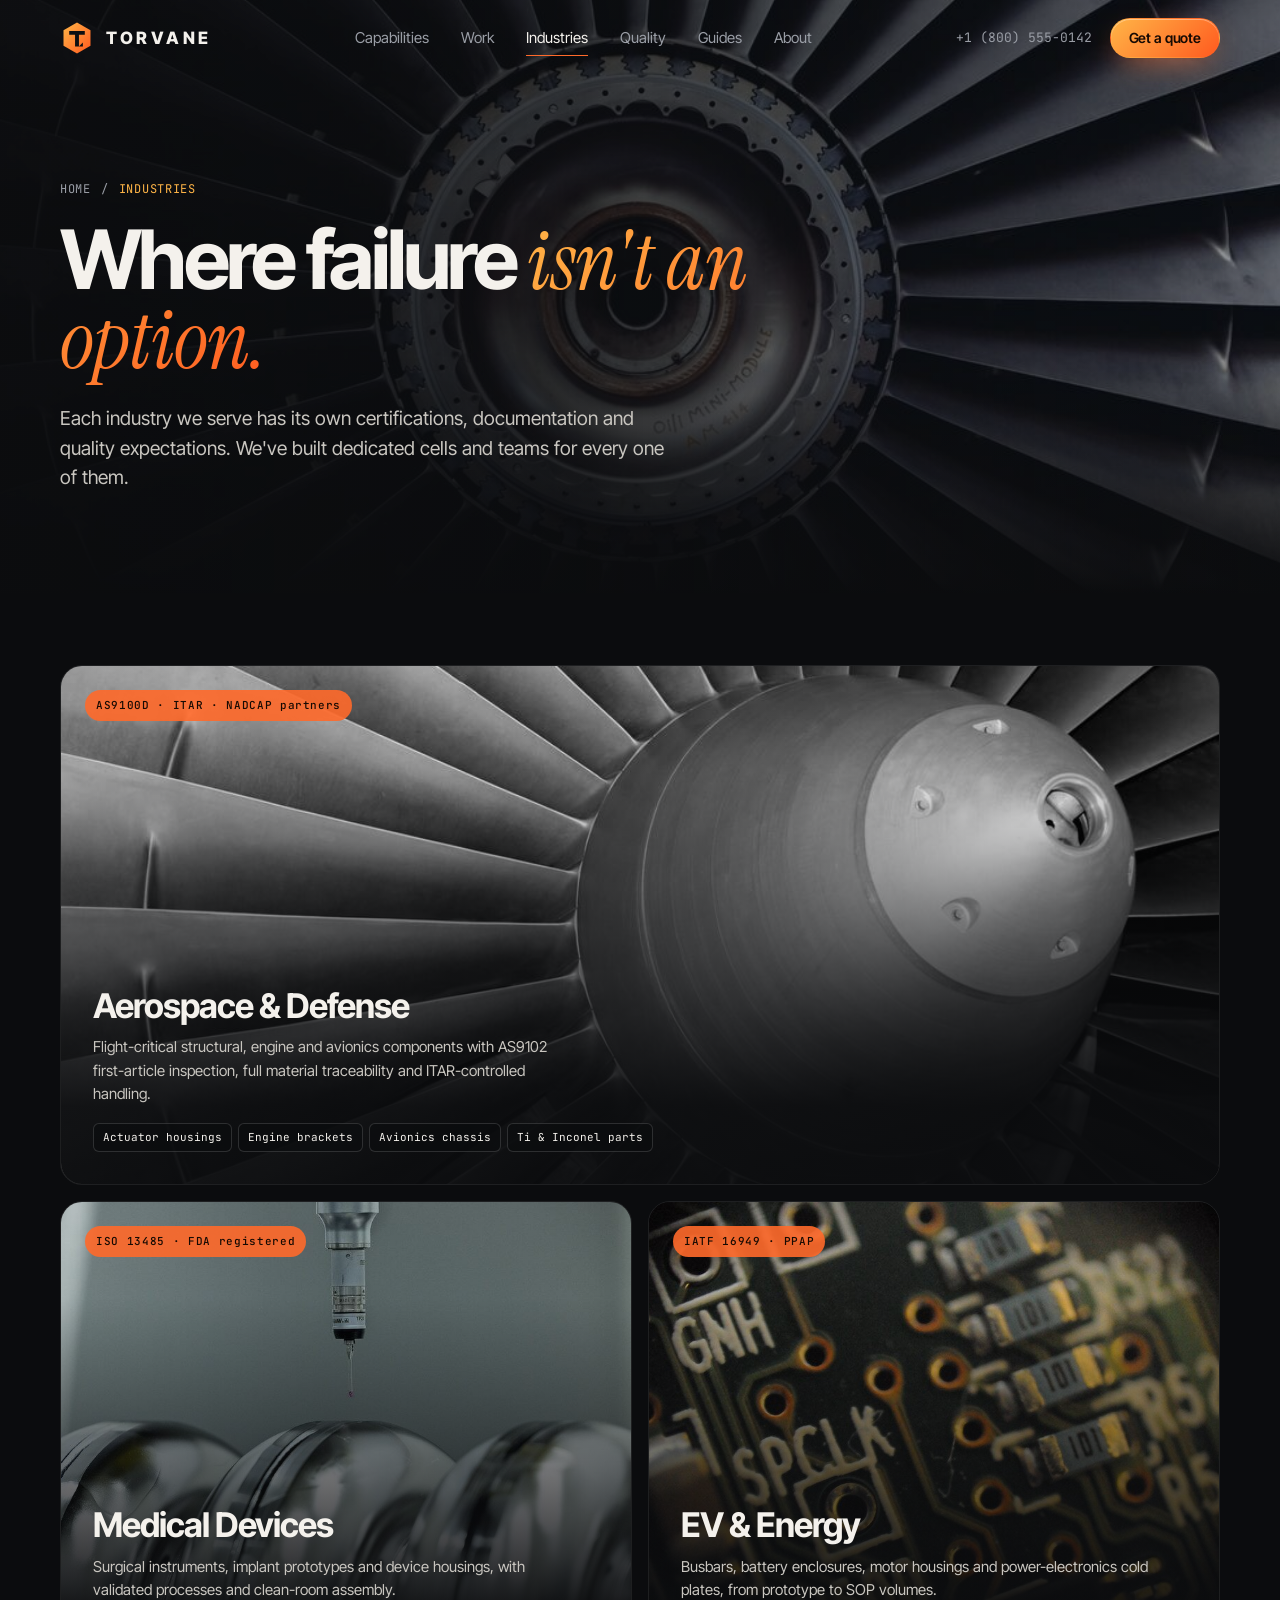
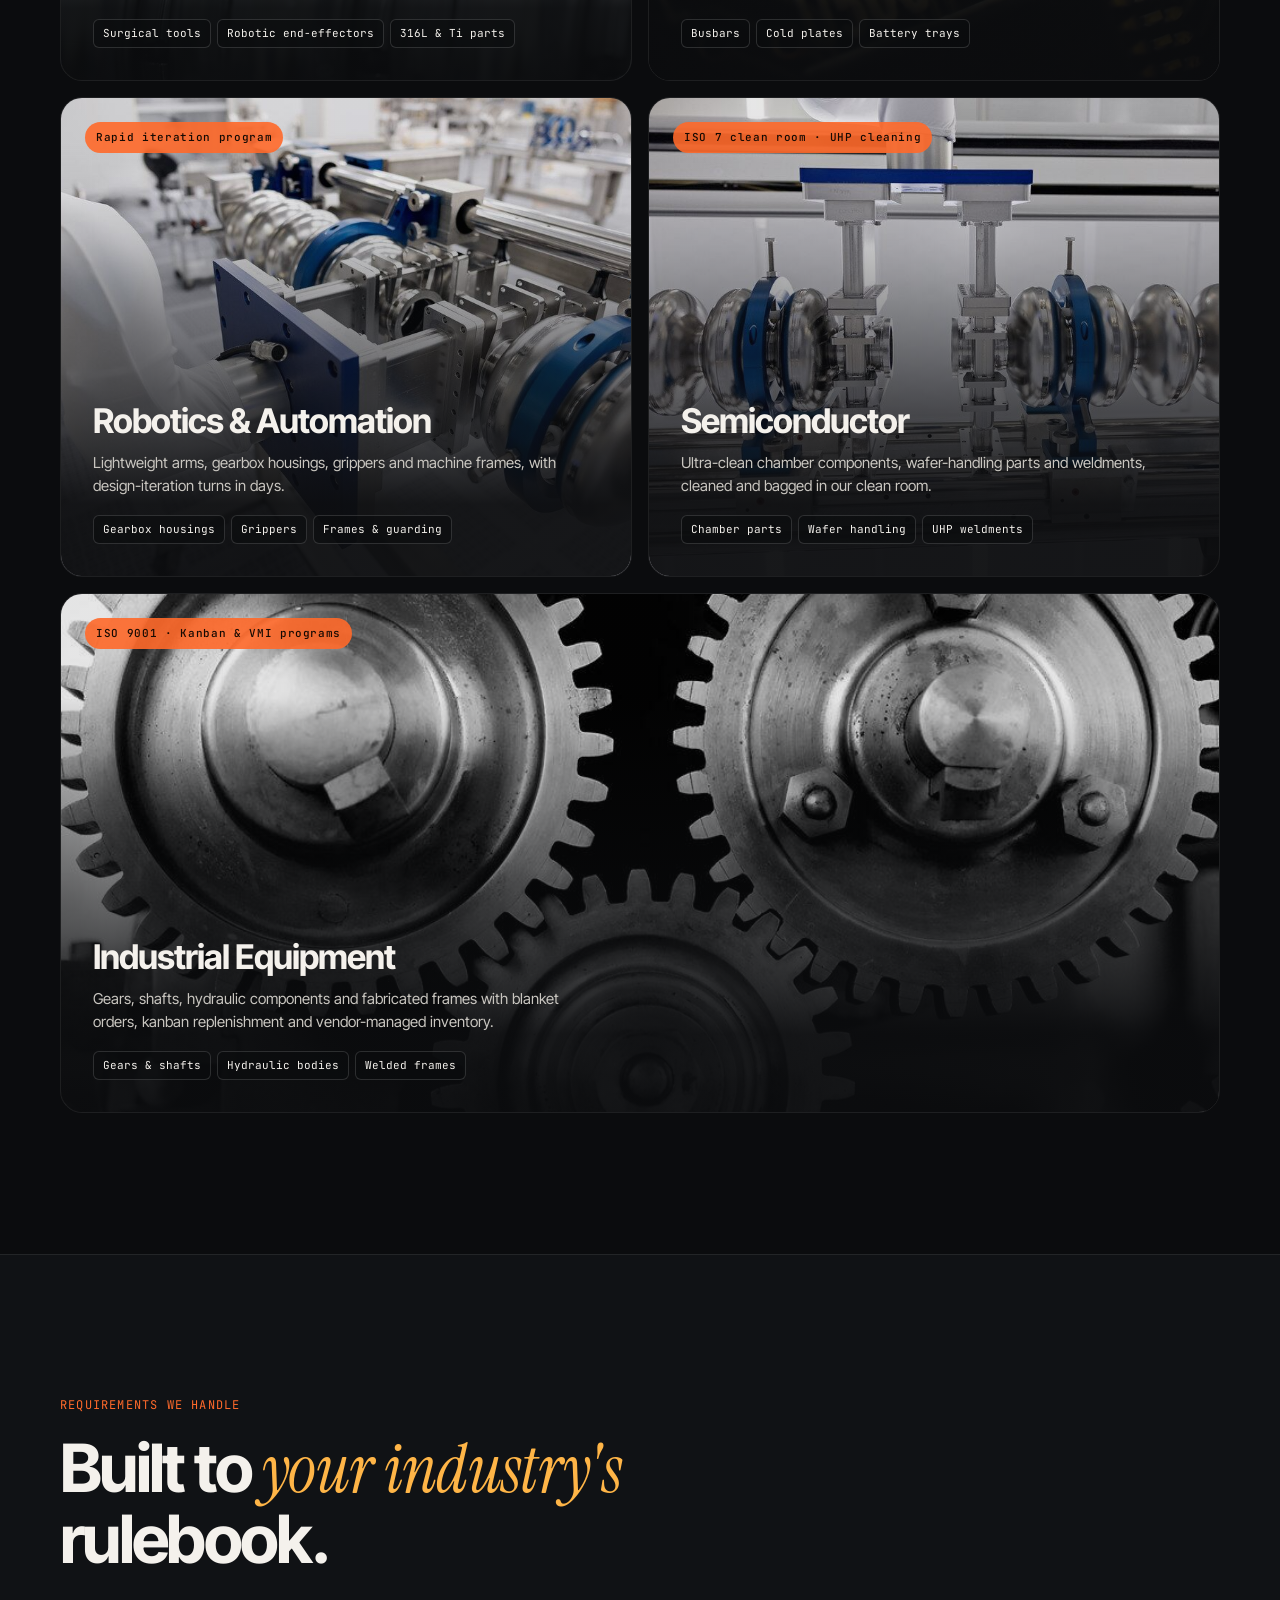
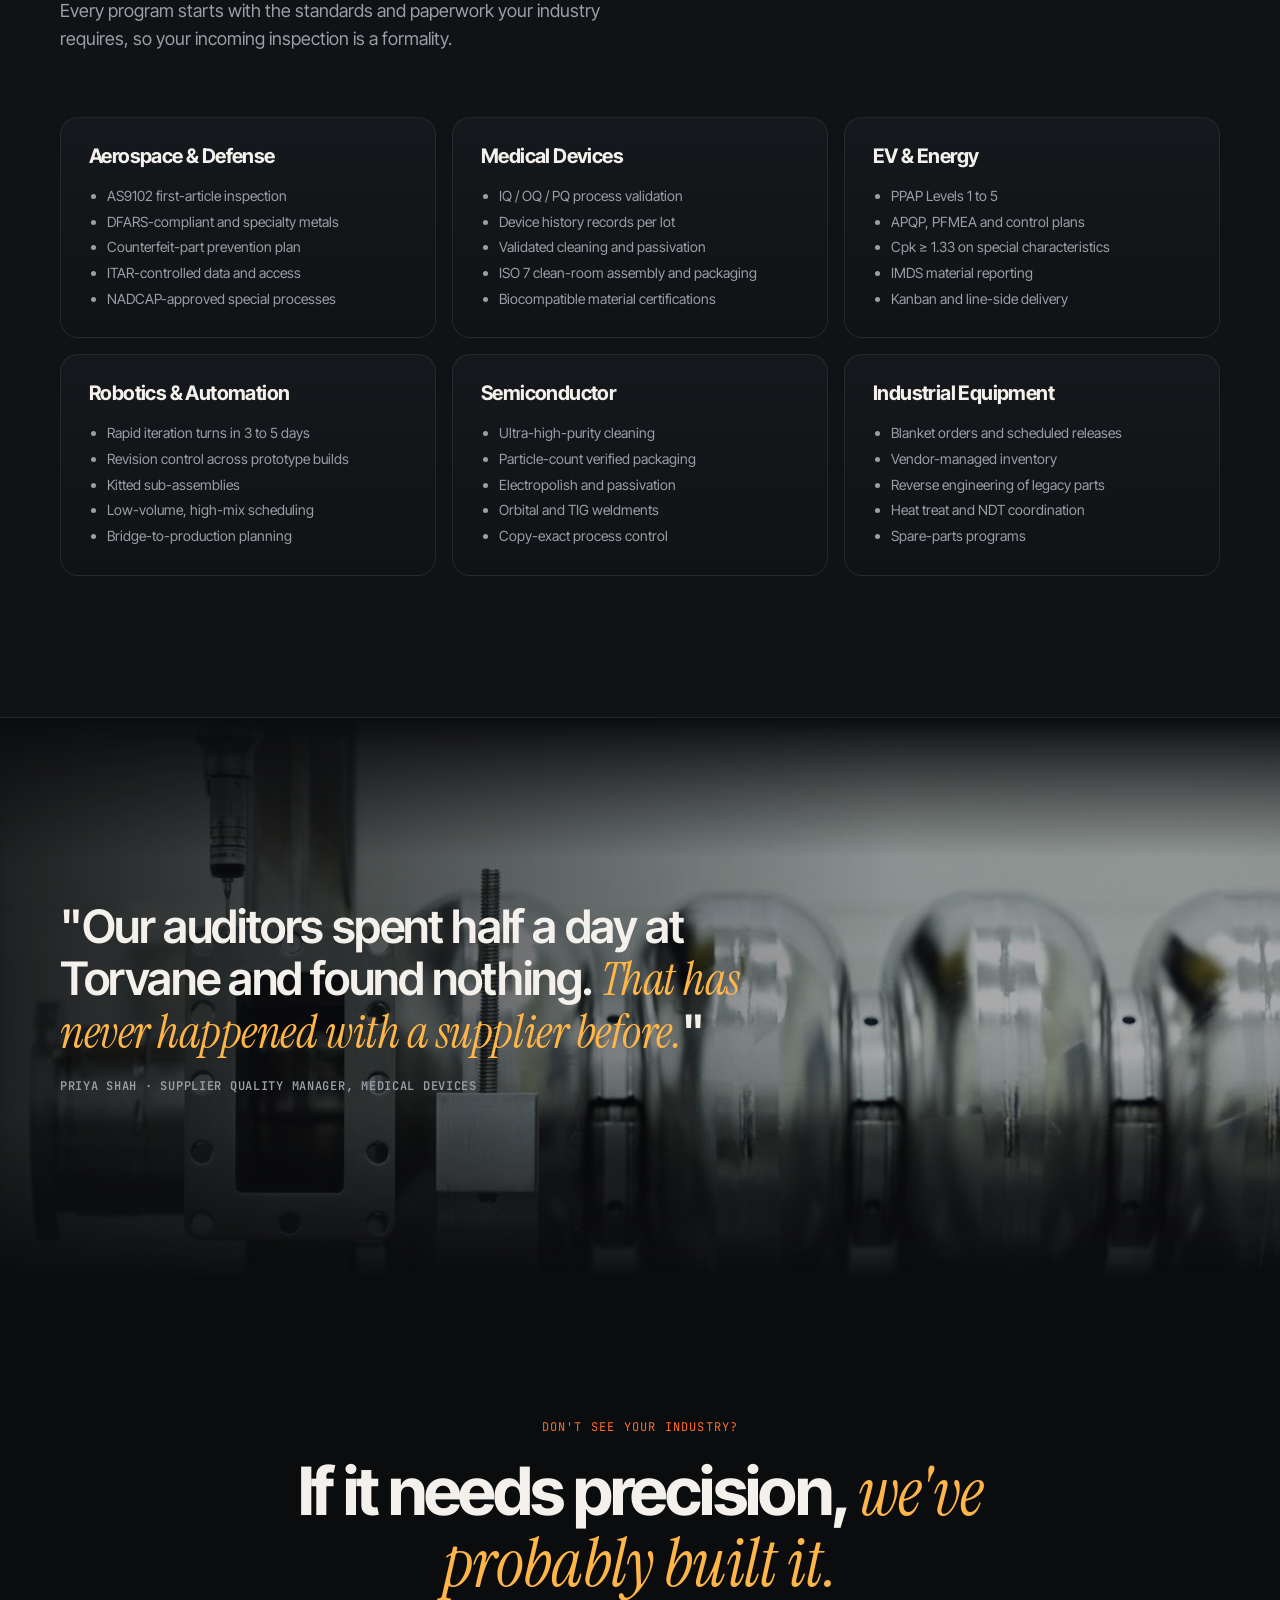
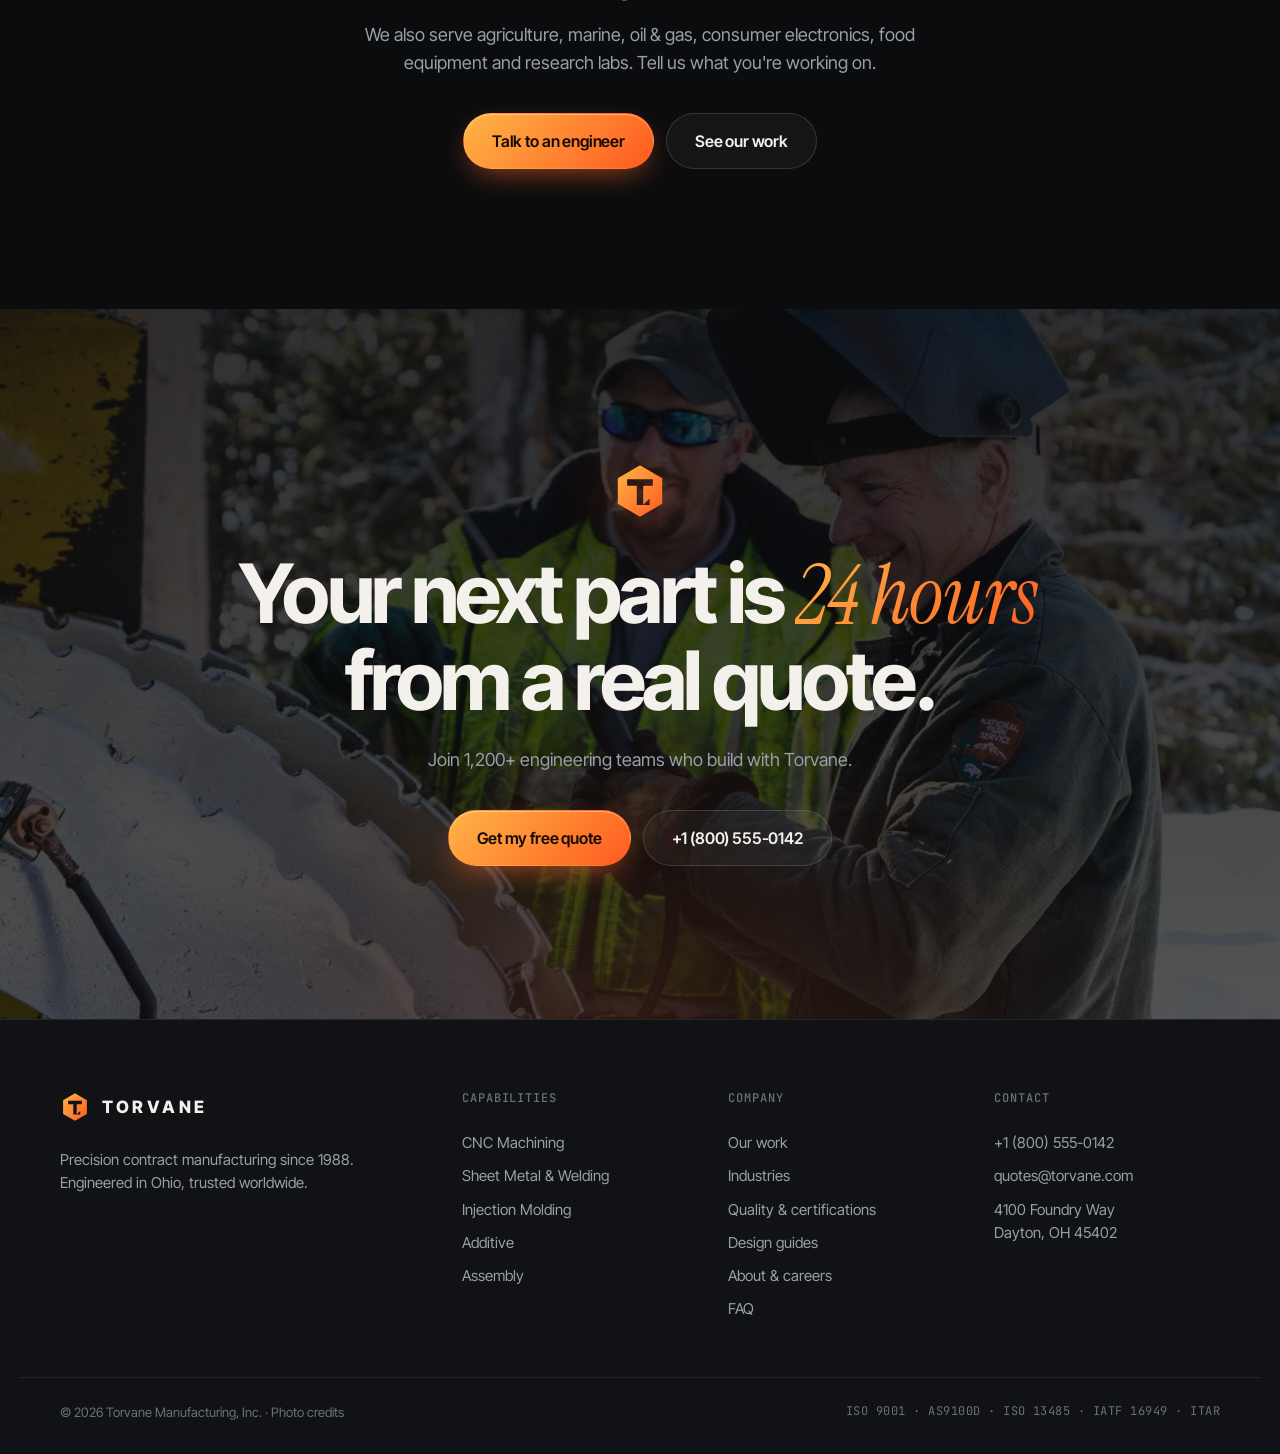
<file: industries.html>
<!doctype html>
<html lang="en">
<head>
  <meta charset="utf-8" />
  <meta name="viewport" content="width=device-width, initial-scale=1" />
  <title>Industries | Aerospace, Medical, EV, Robotics & Semiconductor | Torvane</title>
  <meta name="description" content="Torvane manufactures certified precision parts for aerospace and defense, medical devices, EV and energy, robotics, semiconductor and industrial equipment." />
  <meta name="theme-color" content="#0B0C0E" />
  <meta property="og:title" content="Industries | Aerospace, Medical, EV, Robotics & Semiconductor | Torvane" />
  <meta property="og:description" content="Torvane manufactures certified precision parts for aerospace and defense, medical devices, EV and energy, robotics, semiconductor and industrial equipment." />
  <meta property="og:type" content="website" />
  <meta property="og:image" content="assets/img/turbine.jpg" />
  <link rel="icon" href="assets/favicon.svg" type="image/svg+xml" />
  <link rel="preconnect" href="https://fonts.googleapis.com" />
  <link rel="preconnect" href="https://fonts.gstatic.com" crossorigin />
  <link href="https://fonts.googleapis.com/css2?family=Inter+Tight:wght@400;500;600;700;800&family=Instrument+Serif:ital@0;1&family=JetBrains+Mono:wght@400;500&display=swap" rel="stylesheet" />
  <link rel="stylesheet" href="styles.css" />
</head>
<body data-page="industries">
  <a class="skip" href="#main">Skip to content</a>

  <header class="nav" id="nav">
    <div class="container nav__inner">
      <a href="index.html" class="brand" aria-label="Torvane home">
        <img src="assets/logo-mark.svg" alt="" width="34" height="34" />
        <span class="brand__word">TORVANE</span>
      </a>
      <nav class="nav__links" aria-label="Primary">
        <a href="capabilities.html">Capabilities</a>
        <a href="work.html">Work</a>
        <a href="industries.html" class="is-active" aria-current="page">Industries</a>
        <a href="quality.html">Quality</a>
        <a href="guides.html">Guides</a>
        <a href="about.html">About</a>
      </nav>
      <div class="nav__cta">
        <a href="tel:+18005550142" class="nav__phone">+1 (800) 555-0142</a>
        <a href="quote.html" class="btn btn--primary btn--sm">Get a quote</a>
        <button class="nav__toggle" aria-label="Open menu" aria-expanded="false" aria-controls="mobile-menu">
          <span></span><span></span>
        </button>
      </div>
    </div>
    <div class="mobile-menu" id="mobile-menu" hidden>
        <a href="capabilities.html">Capabilities</a>
        <a href="work.html">Work</a>
        <a href="industries.html" class="is-active" aria-current="page">Industries</a>
        <a href="quality.html">Quality</a>
        <a href="guides.html">Guides</a>
        <a href="about.html">About</a>
      <a href="quote.html" class="btn btn--primary">Get a quote in 24h</a>
    </div>
  </header>

  <main id="main">
    <section class="phero">
      <div class="phero__bg" aria-hidden="true"><img src="assets/img/turbine.jpg" alt="" fetchpriority="high" /></div>
      <div class="container phero__inner">
        <nav class="crumbs reveal" aria-label="Breadcrumb"><a href="index.html">Home</a><span>/</span><span>Industries</span></nav>
        <h1 class="reveal">Where failure <em>isn't an option.</em></h1>
        <p class="lede reveal">Each industry we serve has its own certifications, documentation and quality expectations. We've built dedicated cells and teams for every one of them.</p>
      </div>
    </section>

    <section class="section" style="padding-top: 72px">
      <div class="container">
        <div class="ind-grid">
          <article class="ind ind--wide reveal" id="aerospace">
            <img src="assets/img/turbine-cone.jpg" alt="Jet engine nose cone and fan blades" loading="lazy" />
            <span class="ind__cert">AS9100D · ITAR · NADCAP partners</span>
            <div class="ind__body">
              <h3>Aerospace &amp; Defense</h3>
              <p>Flight-critical structural, engine and avionics components with AS9102 first-article inspection, full material traceability and ITAR-controlled handling.</p>
              <div class="ind__parts"><span>Actuator housings</span><span>Engine brackets</span><span>Avionics chassis</span><span>Ti &amp; Inconel parts</span></div>
            </div>
          </article>
          <article class="ind reveal" id="medical">
            <img src="assets/img/cmm-parts.jpg" alt="Polished precision components under inspection" loading="lazy" />
            <span class="ind__cert">ISO 13485 · FDA registered</span>
            <div class="ind__body">
              <h3>Medical Devices</h3>
              <p>Surgical instruments, implant prototypes and device housings, with validated processes and clean-room assembly.</p>
              <div class="ind__parts"><span>Surgical tools</span><span>Robotic end-effectors</span><span>316L &amp; Ti parts</span></div>
            </div>
          </article>
          <article class="ind reveal" id="ev">
            <img src="assets/img/pcb.jpg" alt="Electronics control board macro" loading="lazy" />
            <span class="ind__cert">IATF 16949 · PPAP</span>
            <div class="ind__body">
              <h3>EV &amp; Energy</h3>
              <p>Busbars, battery enclosures, motor housings and power-electronics cold plates, from prototype to SOP volumes.</p>
              <div class="ind__parts"><span>Busbars</span><span>Cold plates</span><span>Battery trays</span></div>
            </div>
          </article>
          <article class="ind reveal" id="robotics">
            <img src="assets/img/robot-cell.jpg" alt="Robotic arm in an automation cell" loading="lazy" />
            <span class="ind__cert">Rapid iteration program</span>
            <div class="ind__body">
              <h3>Robotics &amp; Automation</h3>
              <p>Lightweight arms, gearbox housings, grippers and machine frames, with design-iteration turns in days.</p>
              <div class="ind__parts"><span>Gearbox housings</span><span>Grippers</span><span>Frames &amp; guarding</span></div>
            </div>
          </article>
          <article class="ind reveal" id="semiconductor">
            <img src="assets/img/robot-line.jpg" alt="Clean room automated line" loading="lazy" />
            <span class="ind__cert">ISO 7 clean room · UHP cleaning</span>
            <div class="ind__body">
              <h3>Semiconductor</h3>
              <p>Ultra-clean chamber components, wafer-handling parts and weldments, cleaned and bagged in our clean room.</p>
              <div class="ind__parts"><span>Chamber parts</span><span>Wafer handling</span><span>UHP weldments</span></div>
            </div>
          </article>
          <article class="ind ind--wide reveal" id="industrial">
            <img src="assets/img/gears-steel.jpg" alt="Steel gears meshing" loading="lazy" />
            <span class="ind__cert">ISO 9001 · Kanban &amp; VMI programs</span>
            <div class="ind__body">
              <h3>Industrial Equipment</h3>
              <p>Gears, shafts, hydraulic components and fabricated frames with blanket orders, kanban replenishment and vendor-managed inventory.</p>
              <div class="ind__parts"><span>Gears &amp; shafts</span><span>Hydraulic bodies</span><span>Welded frames</span></div>
            </div>
          </article>
        </div>
      </div>
    </section>

    <section class="section section--alt">
      <div class="container">
        <div class="section__head">
          <p class="kicker reveal">Requirements we handle</p>
          <h2 class="reveal">Built to <em>your industry's</em> rulebook.</h2>
          <p class="section__lede reveal">Every program starts with the standards and paperwork your industry requires, so your incoming inspection is a formality.</p>
        </div>
        <div class="ind-detail">
          <div class="card reveal"><h3>Aerospace &amp; Defense</h3><ul><li>AS9102 first-article inspection</li><li>DFARS-compliant and specialty metals</li><li>Counterfeit-part prevention plan</li><li>ITAR-controlled data and access</li><li>NADCAP-approved special processes</li></ul></div>
          <div class="card reveal"><h3>Medical Devices</h3><ul><li>IQ / OQ / PQ process validation</li><li>Device history records per lot</li><li>Validated cleaning and passivation</li><li>ISO 7 clean-room assembly and packaging</li><li>Biocompatible material certifications</li></ul></div>
          <div class="card reveal"><h3>EV &amp; Energy</h3><ul><li>PPAP Levels 1 to 5</li><li>APQP, PFMEA and control plans</li><li>Cpk ≥ 1.33 on special characteristics</li><li>IMDS material reporting</li><li>Kanban and line-side delivery</li></ul></div>
          <div class="card reveal"><h3>Robotics &amp; Automation</h3><ul><li>Rapid iteration turns in 3 to 5 days</li><li>Revision control across prototype builds</li><li>Kitted sub-assemblies</li><li>Low-volume, high-mix scheduling</li><li>Bridge-to-production planning</li></ul></div>
          <div class="card reveal"><h3>Semiconductor</h3><ul><li>Ultra-high-purity cleaning</li><li>Particle-count verified packaging</li><li>Electropolish and passivation</li><li>Orbital and TIG weldments</li><li>Copy-exact process control</li></ul></div>
          <div class="card reveal"><h3>Industrial Equipment</h3><ul><li>Blanket orders and scheduled releases</li><li>Vendor-managed inventory</li><li>Reverse engineering of legacy parts</li><li>Heat treat and NDT coordination</li><li>Spare-parts programs</li></ul></div>
        </div>
      </div>
    </section>

    <section class="band" aria-label="Customer quote">
      <img src="assets/img/cmm-fixture.jpg" alt="" loading="lazy" data-parallax />
      <div class="container">
        <blockquote class="reveal">"Our auditors spent half a day at Torvane and found nothing. <em>That has never happened with a supplier before.</em>"<cite>Priya Shah · Supplier Quality Manager, medical devices</cite></blockquote>
      </div>
    </section>

    <section class="section">
      <div class="container" style="text-align:center">
        <p class="kicker reveal">Don't see your industry?</p>
        <h2 class="reveal" style="max-width:820px;margin:0 auto">If it needs precision, <em>we've probably built it.</em></h2>
        <p class="section__lede reveal" style="margin-inline:auto">We also serve agriculture, marine, oil &amp; gas, consumer electronics, food equipment and research labs. Tell us what you're working on.</p>
        <div class="hero__ctas reveal" style="justify-content:center"><a href="quote.html" class="btn btn--primary btn--lg">Talk to an engineer</a><a href="work.html" class="btn btn--ghost btn--lg">See our work</a></div>
      </div>
    </section>

    <section class="final final--photo">
      <div class="final__bg" aria-hidden="true"><img src="assets/img/welders.jpg" alt="" loading="lazy" /></div>
      <div class="container final__inner">
        <img src="assets/logo-mark.svg" alt="" width="56" height="56" class="final__mark" />
        <h2>Your next part is <em>24 hours</em> from a real quote.</h2>
        <p>Join 1,200+ engineering teams who build with Torvane.</p>
        <div class="hero__ctas">
          <a href="quote.html" class="btn btn--primary btn--lg">Get my free quote</a>
          <a href="tel:+18005550142" class="btn btn--ghost btn--lg">+1 (800) 555-0142</a>
        </div>
      </div>
    </section>
  </main>

  <footer class="footer">
    <div class="container footer__grid">
      <div class="footer__brand">
        <a href="index.html" class="brand"><img src="assets/logo-mark.svg" alt="" width="30" height="30" /><span class="brand__word">TORVANE</span></a>
        <p>Precision contract manufacturing since 1988. Engineered in Ohio, trusted worldwide.</p>
      </div>
      <div>
        <h4>Capabilities</h4>
        <a href="capabilities.html#cnc">CNC Machining</a>
        <a href="capabilities.html#sheet-metal">Sheet Metal &amp; Welding</a>
        <a href="capabilities.html#molding">Injection Molding</a>
        <a href="capabilities.html#additive">Additive</a>
        <a href="capabilities.html#assembly">Assembly</a>
      </div>
      <div>
        <h4>Company</h4>
        <a href="work.html">Our work</a>
        <a href="industries.html">Industries</a>
        <a href="quality.html">Quality &amp; certifications</a>
        <a href="guides.html">Design guides</a>
        <a href="about.html">About &amp; careers</a>
        <a href="quote.html#faq">FAQ</a>
      </div>
      <div>
        <h4>Contact</h4>
        <a href="tel:+18005550142">+1 (800) 555-0142</a>
        <a href="mailto:quotes@torvane.com">quotes@torvane.com</a>
        <span>4100 Foundry Way<br />Dayton, OH 45402</span>
      </div>
    </div>
    <div class="container footer__base">
      <span>© <span id="year">2026</span> Torvane Manufacturing, Inc. · <a href="credits.html">Photo credits</a></span>
      <span class="mono">ISO 9001 · AS9100D · ISO 13485 · IATF 16949 · ITAR</span>
    </div>
  </footer>

  <div class="sticky-cta" id="stickyCta">
    <a href="tel:+18005550142" class="btn btn--ghost">Call</a>
    <a href="quote.html" class="btn btn--primary">Get a quote in 24h</a>
  </div>

  <script src="script.js" defer></script>
</body>
</html>
</file>
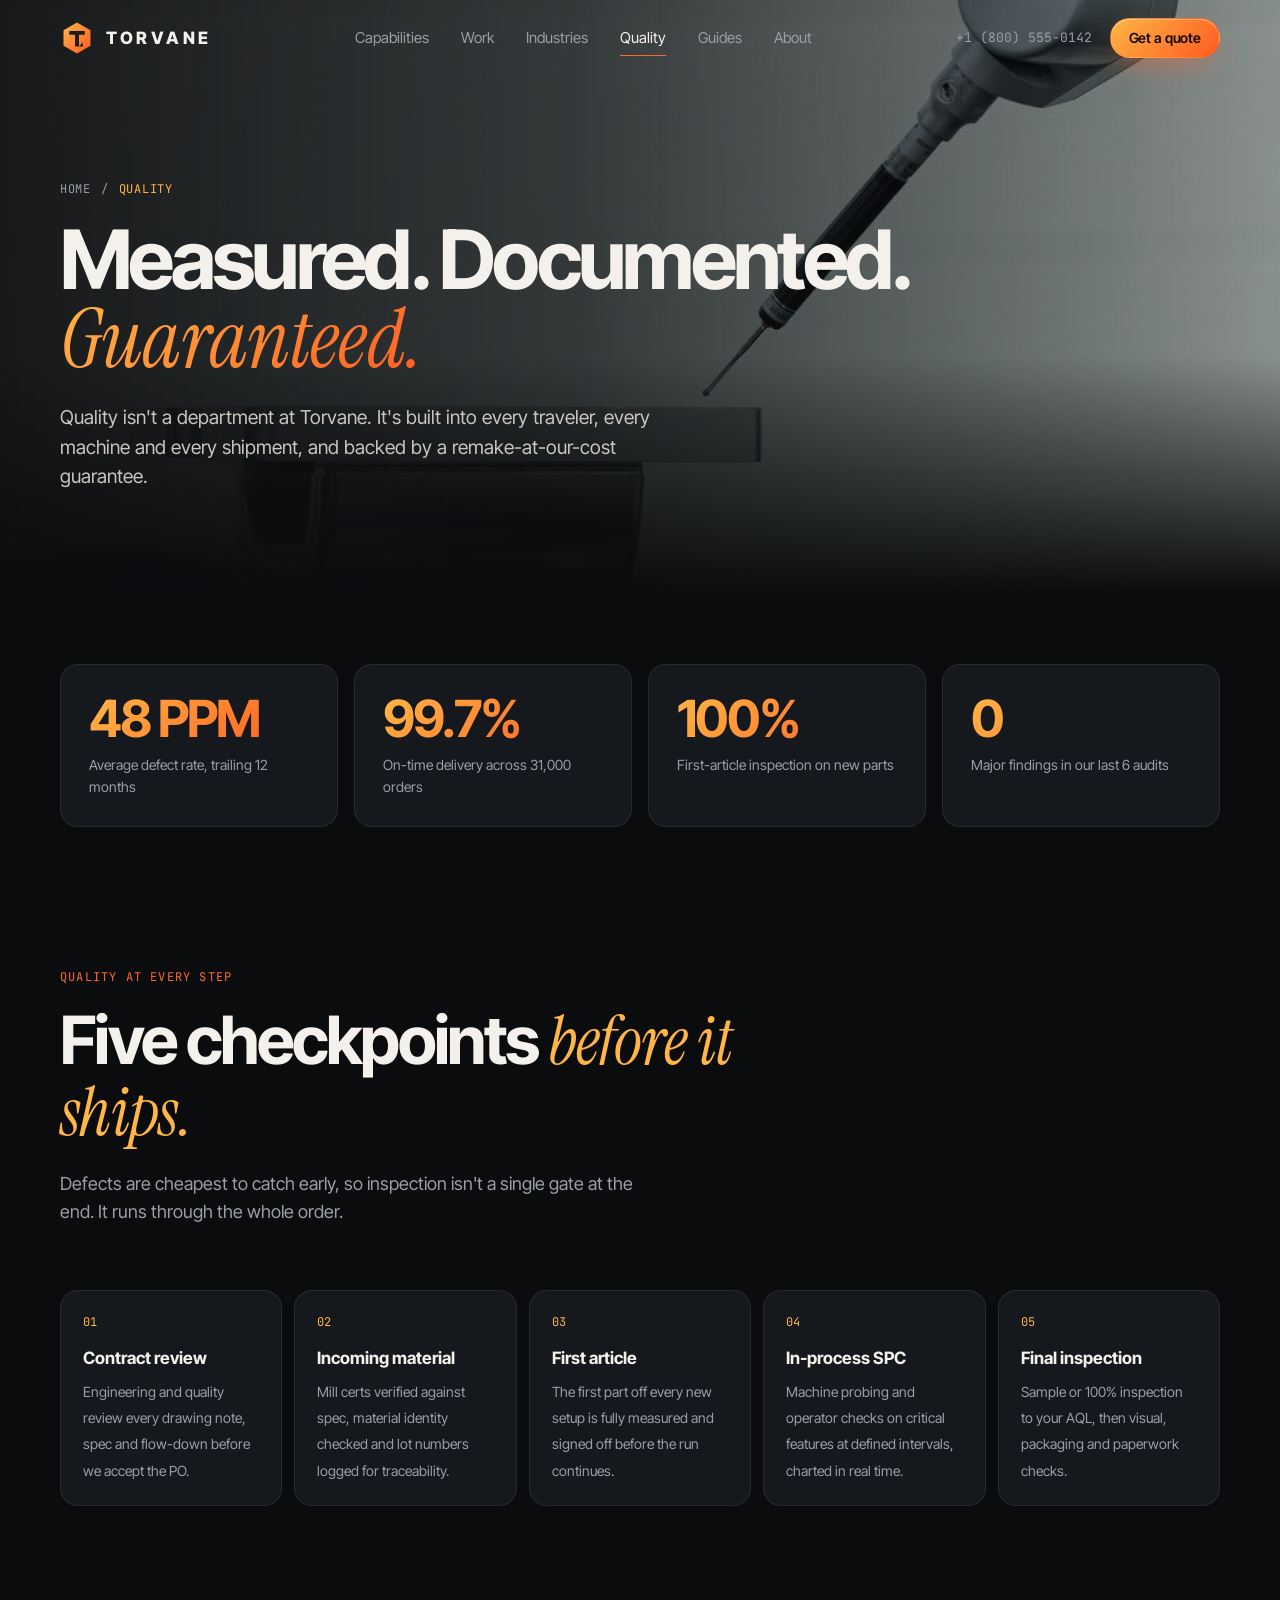
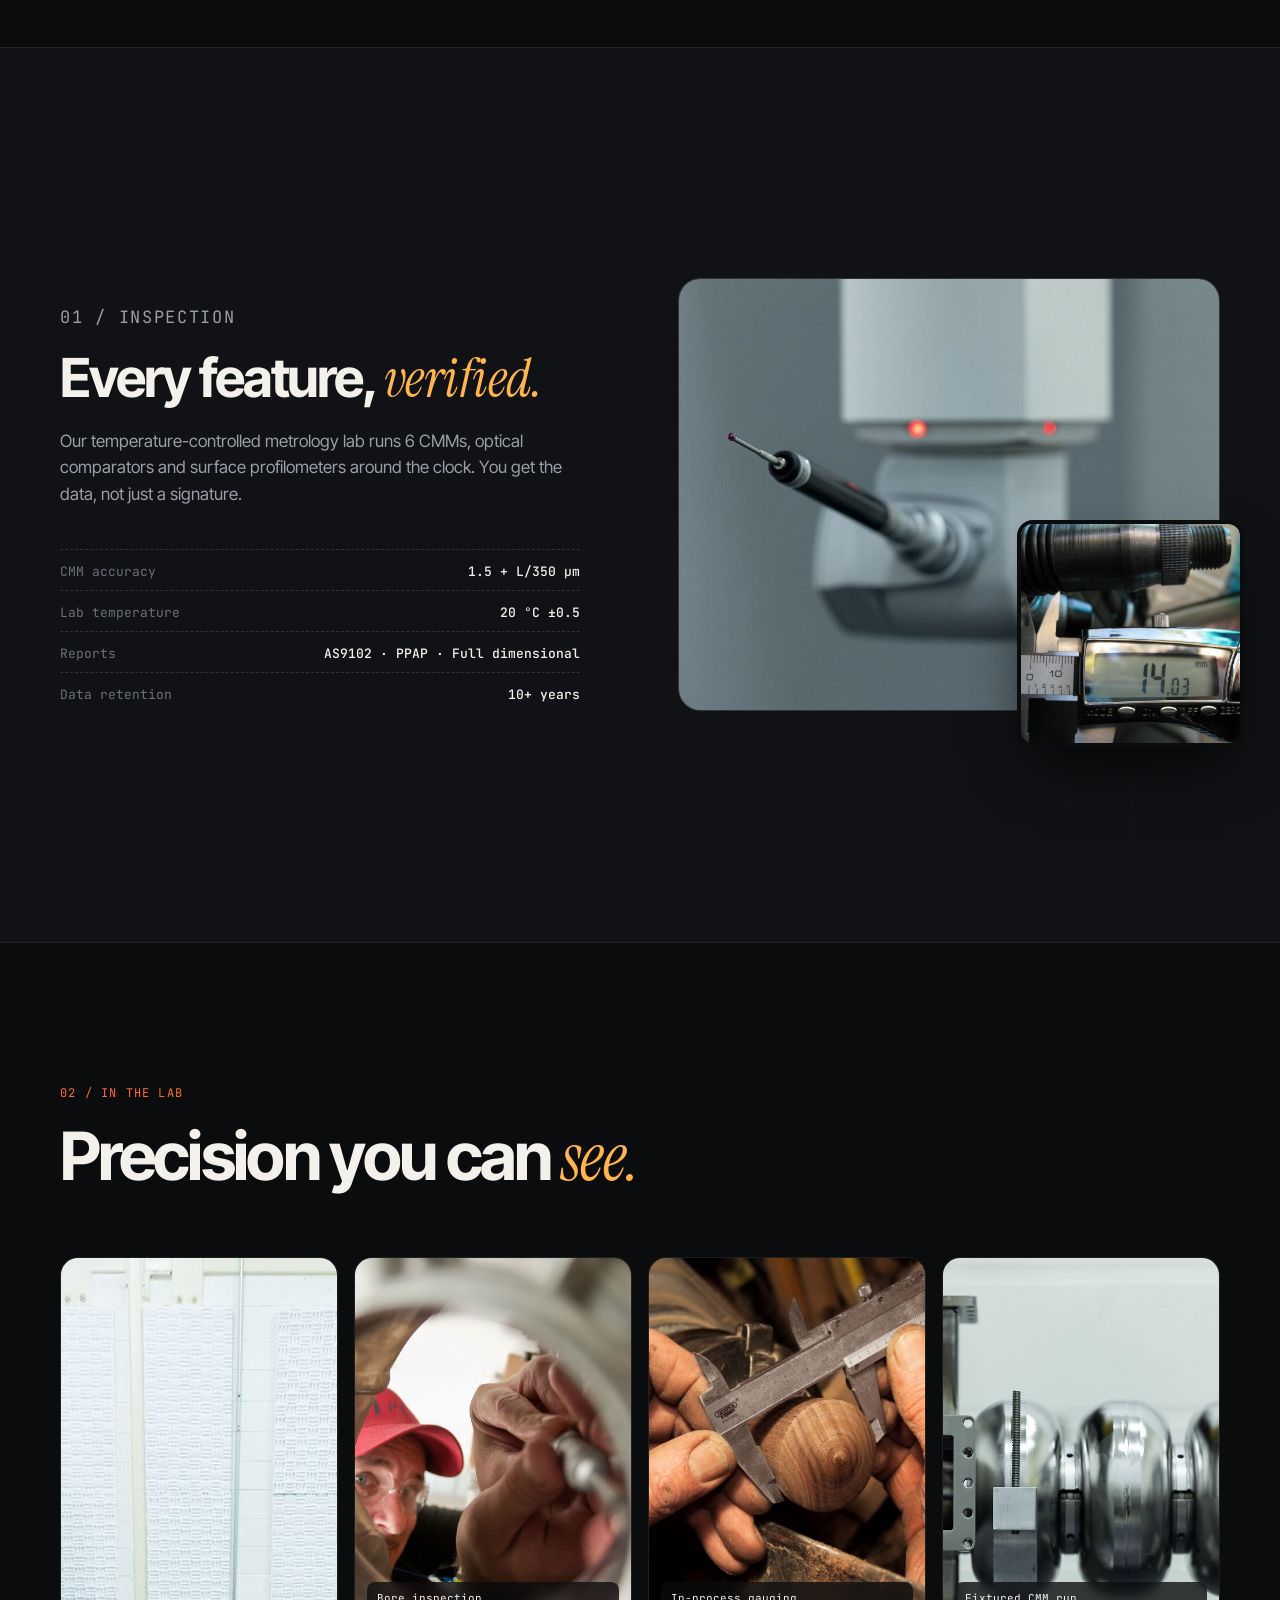
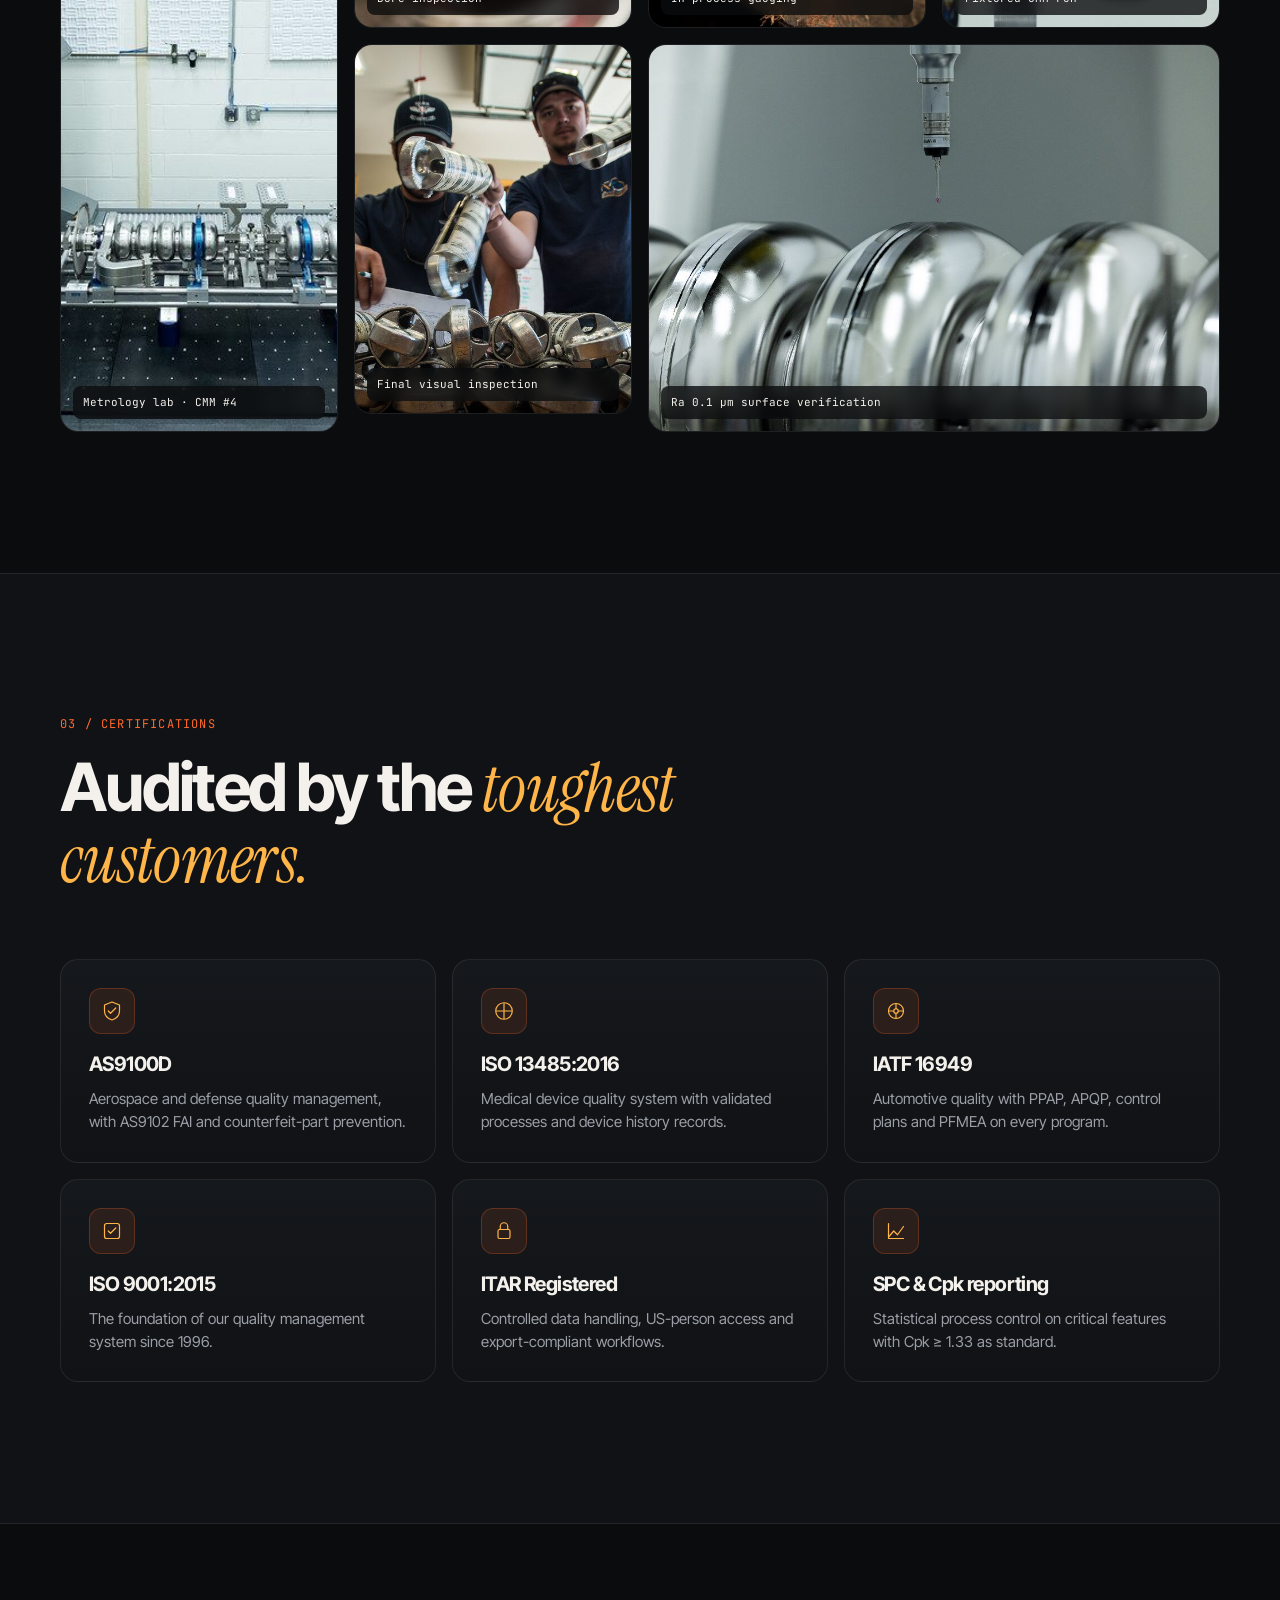
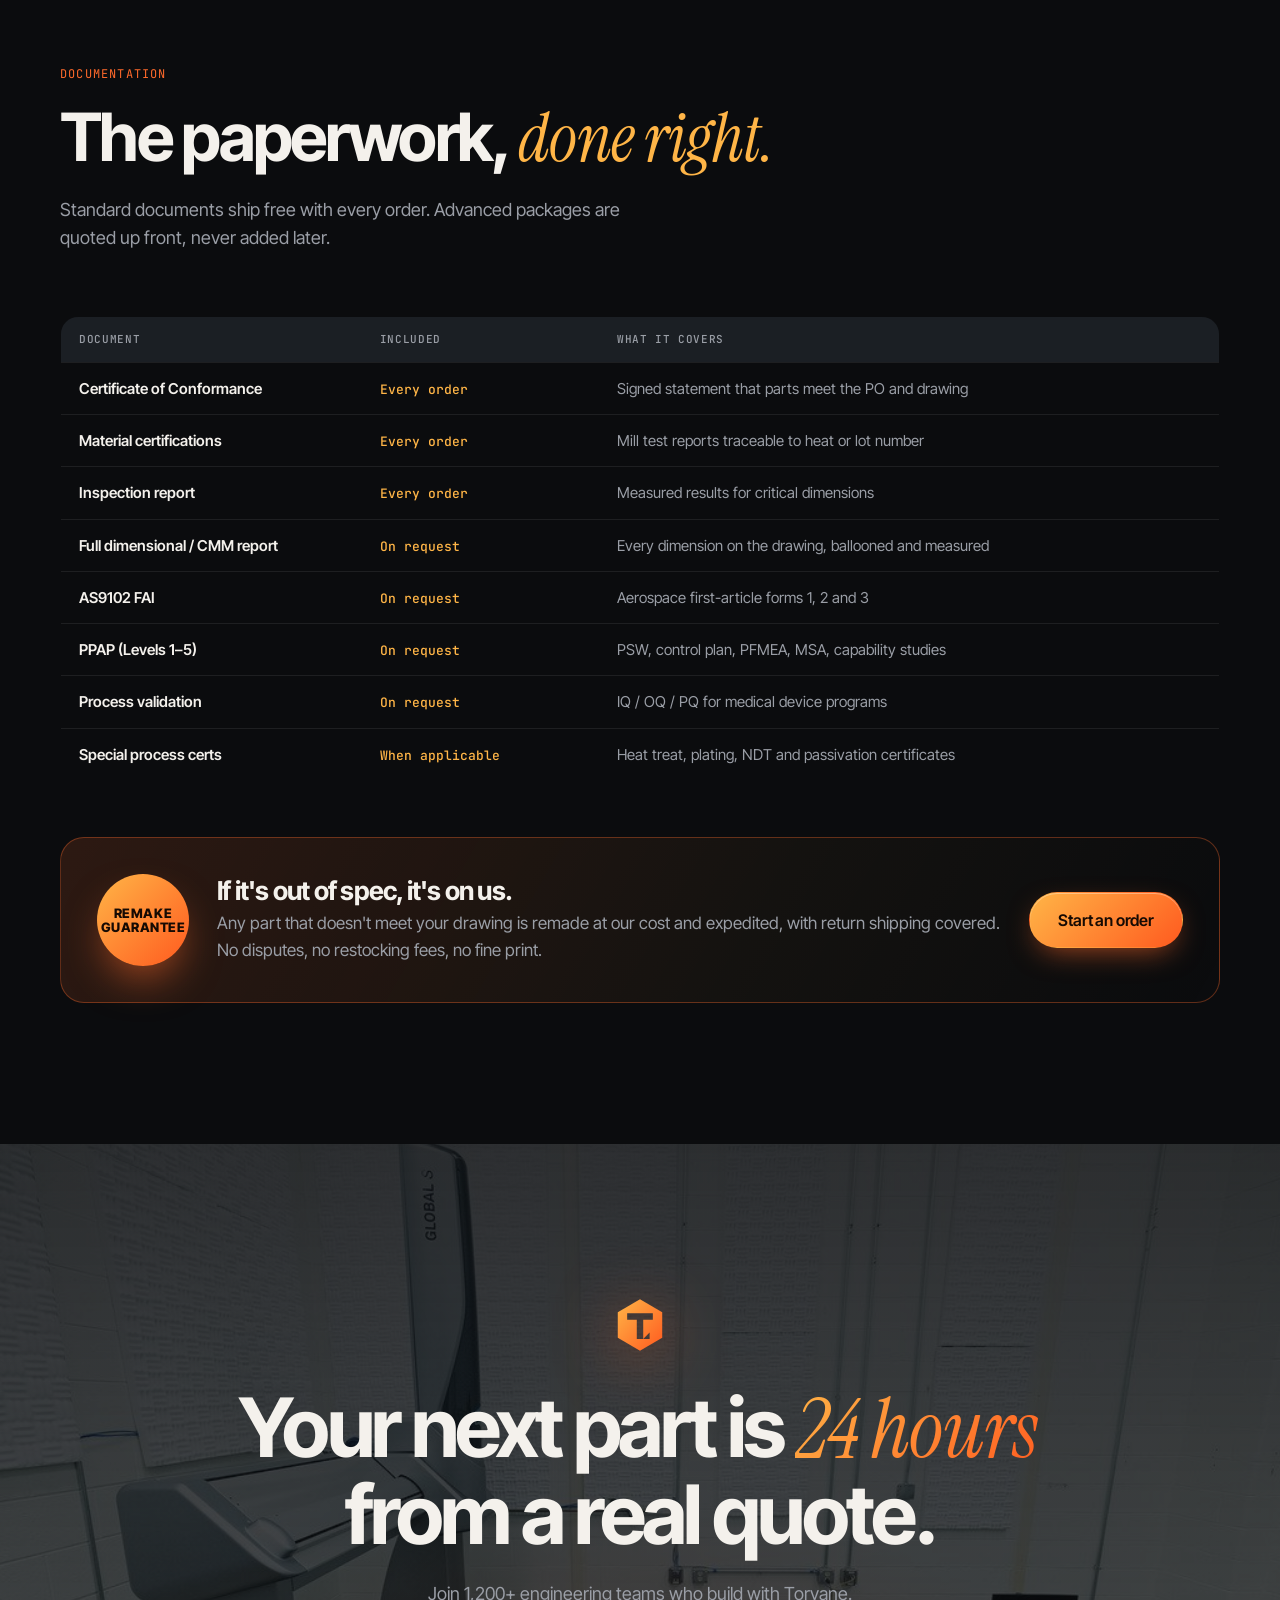
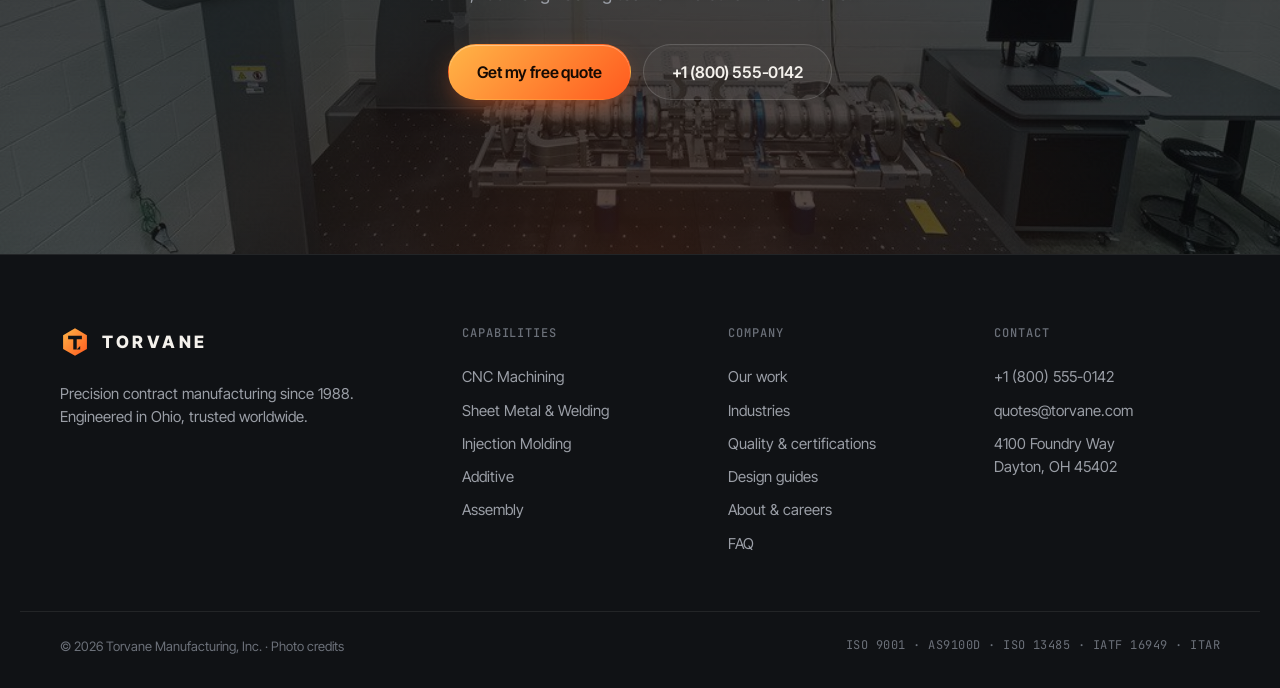
<file: quality.html>
<!doctype html>
<html lang="en">
<head>
  <meta charset="utf-8" />
  <meta name="viewport" content="width=device-width, initial-scale=1" />
  <title>Quality & Certifications | AS9100D, ISO 13485, IATF 16949 | Torvane</title>
  <meta name="description" content="Every Torvane part is measured, documented and traceable. CMM inspection, AS9102 first-article reports, SPC and certifications for aerospace, medical and automotive." />
  <meta name="theme-color" content="#0B0C0E" />
  <meta property="og:title" content="Quality & Certifications | AS9100D, ISO 13485, IATF 16949 | Torvane" />
  <meta property="og:description" content="Every Torvane part is measured, documented and traceable. CMM inspection, AS9102 first-article reports, SPC and certifications for aerospace, medical and automotive." />
  <meta property="og:type" content="website" />
  <meta property="og:image" content="assets/img/cmm-probe.jpg" />
  <link rel="icon" href="assets/favicon.svg" type="image/svg+xml" />
  <link rel="preconnect" href="https://fonts.googleapis.com" />
  <link rel="preconnect" href="https://fonts.gstatic.com" crossorigin />
  <link href="https://fonts.googleapis.com/css2?family=Inter+Tight:wght@400;500;600;700;800&family=Instrument+Serif:ital@0;1&family=JetBrains+Mono:wght@400;500&display=swap" rel="stylesheet" />
  <link rel="stylesheet" href="styles.css" />
</head>
<body data-page="quality">
  <a class="skip" href="#main">Skip to content</a>

  <header class="nav" id="nav">
    <div class="container nav__inner">
      <a href="index.html" class="brand" aria-label="Torvane home">
        <img src="assets/logo-mark.svg" alt="" width="34" height="34" />
        <span class="brand__word">TORVANE</span>
      </a>
      <nav class="nav__links" aria-label="Primary">
        <a href="capabilities.html">Capabilities</a>
        <a href="work.html">Work</a>
        <a href="industries.html">Industries</a>
        <a href="quality.html" class="is-active" aria-current="page">Quality</a>
        <a href="guides.html">Guides</a>
        <a href="about.html">About</a>
      </nav>
      <div class="nav__cta">
        <a href="tel:+18005550142" class="nav__phone">+1 (800) 555-0142</a>
        <a href="quote.html" class="btn btn--primary btn--sm">Get a quote</a>
        <button class="nav__toggle" aria-label="Open menu" aria-expanded="false" aria-controls="mobile-menu">
          <span></span><span></span>
        </button>
      </div>
    </div>
    <div class="mobile-menu" id="mobile-menu" hidden>
        <a href="capabilities.html">Capabilities</a>
        <a href="work.html">Work</a>
        <a href="industries.html">Industries</a>
        <a href="quality.html" class="is-active" aria-current="page">Quality</a>
        <a href="guides.html">Guides</a>
        <a href="about.html">About</a>
      <a href="quote.html" class="btn btn--primary">Get a quote in 24h</a>
    </div>
  </header>

  <main id="main">
    <section class="phero">
      <div class="phero__bg" aria-hidden="true"><img src="assets/img/cmm-probe-2.jpg" alt="" fetchpriority="high" /></div>
      <div class="container phero__inner">
        <nav class="crumbs reveal" aria-label="Breadcrumb"><a href="index.html">Home</a><span>/</span><span>Quality</span></nav>
        <h1 class="reveal">Measured. Documented. <em>Guaranteed.</em></h1>
        <p class="lede reveal">Quality isn't a department at Torvane. It's built into every traveler, every machine and every shipment, and backed by a remake-at-our-cost guarantee.</p>
      </div>
    </section>

    <section class="section" style="padding-top: 72px">
      <div class="container">
        <div class="kpis">
          <div class="kpi reveal"><b>48 PPM</b><span>Average defect rate, trailing 12 months</span></div>
          <div class="kpi reveal"><b>99.7%</b><span>On-time delivery across 31,000 orders</span></div>
          <div class="kpi reveal"><b>100%</b><span>First-article inspection on new parts</span></div>
          <div class="kpi reveal"><b>0</b><span>Major findings in our last 6 audits</span></div>
        </div>
      </div>
    </section>


    <section class="section" style="padding-top:0">
      <div class="container">
        <div class="section__head">
          <p class="kicker reveal">Quality at every step</p>
          <h2 class="reveal">Five checkpoints <em>before it ships.</em></h2>
          <p class="section__lede reveal">Defects are cheapest to catch early, so inspection isn't a single gate at the end. It runs through the whole order.</p>
        </div>
        <ol class="flow flow-wrap">
          <li class="reveal"><b>Contract review</b><span>Engineering and quality review every drawing note, spec and flow-down before we accept the PO.</span></li>
          <li class="reveal"><b>Incoming material</b><span>Mill certs verified against spec, material identity checked and lot numbers logged for traceability.</span></li>
          <li class="reveal"><b>First article</b><span>The first part off every new setup is fully measured and signed off before the run continues.</span></li>
          <li class="reveal"><b>In-process SPC</b><span>Machine probing and operator checks on critical features at defined intervals, charted in real time.</span></li>
          <li class="reveal"><b>Final inspection</b><span>Sample or 100% inspection to your AQL, then visual, packaging and paperwork checks.</span></li>
        </ol>
      </div>
    </section>

    <section class="section section--alt">
      <div class="container">
        <article class="split">
          <div class="split__body">
            <p class="kicker reveal">01 / Inspection</p>
            <h2 class="reveal">Every feature, <em>verified.</em></h2>
            <p class="reveal">Our temperature-controlled metrology lab runs 6 CMMs, optical comparators and surface profilometers around the clock. You get the data, not just a signature.</p>
            <ul class="specs reveal">
              <li><span>CMM accuracy</span><b>1.5 + L/350 µm</b></li>
              <li><span>Lab temperature</span><b>20 °C ±0.5</b></li>
              <li><span>Reports</span><b>AS9102 · PPAP · Full dimensional</b></li>
              <li><span>Data retention</span><b>10+ years</b></li>
            </ul>
          </div>
          <div class="split__media reveal">
            <div class="main"><img src="assets/img/cmm-probe.jpg" alt="CMM touch probe measuring a polished part" loading="lazy" /></div>
            <div class="sub"><img src="assets/img/caliper-digital.jpg" alt="Digital caliper measurement" loading="lazy" /></div>
          </div>
        </article>
      </div>
    </section>

    <section class="section">
      <div class="container">
        <div class="section__head">
          <p class="kicker reveal">02 / In the lab</p>
          <h2 class="reveal">Precision you can <em>see.</em></h2>
        </div>
        <div class="qgrid">
          <figure class="qtile qtile--tall reveal" style="margin:0"><img src="assets/img/cmm-room.jpg" alt="Coordinate measuring machine in the metrology lab" loading="lazy" /><figcaption>Metrology lab · CMM #4</figcaption></figure>
          <figure class="qtile reveal" style="margin:0"><img src="assets/img/bore-inspect.jpg" alt="Inspector checking an internal bore" loading="lazy" /><figcaption>Bore inspection</figcaption></figure>
          <figure class="qtile reveal" style="margin:0"><img src="assets/img/caliper.jpg" alt="Hands measuring a part with a vernier caliper" loading="lazy" /><figcaption>In-process gauging</figcaption></figure>
          <figure class="qtile reveal" style="margin:0"><img src="assets/img/cmm-fixture.jpg" alt="Part on CMM fixture" loading="lazy" /><figcaption>Fixtured CMM run</figcaption></figure>
          <figure class="qtile reveal" style="margin:0"><img src="assets/img/parts-inspect.jpg" alt="Machinists reviewing finished parts" loading="lazy" /><figcaption>Final visual inspection</figcaption></figure>
          <figure class="qtile reveal" style="margin:0;grid-column:span 2;aspect-ratio:auto"><img src="assets/img/cmm-parts.jpg" alt="Polished parts with CMM probe" loading="lazy" /><figcaption>Ra 0.1 µm surface verification</figcaption></figure>
        </div>
      </div>
    </section>

    <section class="section section--alt">
      <div class="container">
        <div class="section__head">
          <p class="kicker reveal">03 / Certifications</p>
          <h2 class="reveal">Audited by the <em>toughest customers.</em></h2>
        </div>
        <div class="equip">
          <div class="card reveal"><div class="card__icon"><svg viewBox="0 0 32 32" aria-hidden="true"><path d="M16 4l10 4v8c0 6-4 10-10 12-6-2-10-6-10-12V8z"/><path d="M11 16l3 3 7-7"/></svg></div><h3>AS9100D</h3><p>Aerospace and defense quality management, with AS9102 FAI and counterfeit-part prevention.</p></div>
          <div class="card reveal"><div class="card__icon"><svg viewBox="0 0 32 32" aria-hidden="true"><path d="M16 6v20M6 16h20"/><circle cx="16" cy="16" r="11"/></svg></div><h3>ISO 13485:2016</h3><p>Medical device quality system with validated processes and device history records.</p></div>
          <div class="card reveal"><div class="card__icon"><svg viewBox="0 0 32 32" aria-hidden="true"><circle cx="16" cy="16" r="10"/><circle cx="16" cy="16" r="3"/><path d="M16 6v7M16 19v7M6 16h7M19 16h7"/></svg></div><h3>IATF 16949</h3><p>Automotive quality with PPAP, APQP, control plans and PFMEA on every program.</p></div>
          <div class="card reveal"><div class="card__icon"><svg viewBox="0 0 32 32" aria-hidden="true"><rect x="6" y="6" width="20" height="20" rx="3"/><path d="M11 16l3 3 7-7"/></svg></div><h3>ISO 9001:2015</h3><p>The foundation of our quality management system since 1996.</p></div>
          <div class="card reveal"><div class="card__icon"><svg viewBox="0 0 32 32" aria-hidden="true"><rect x="8" y="14" width="16" height="12" rx="2"/><path d="M11 14v-4a5 5 0 0 1 10 0v4"/></svg></div><h3>ITAR Registered</h3><p>Controlled data handling, US-person access and export-compliant workflows.</p></div>
          <div class="card reveal"><div class="card__icon"><svg viewBox="0 0 32 32" aria-hidden="true"><path d="M6 24l7-8 5 5 8-11"/><path d="M6 6v20h20"/></svg></div><h3>SPC &amp; Cpk reporting</h3><p>Statistical process control on critical features with Cpk ≥ 1.33 as standard.</p></div>
        </div>
      </div>
    </section>

    <section class="section">
      <div class="container">
        <div class="section__head">
          <p class="kicker reveal">Documentation</p>
          <h2 class="reveal">The paperwork, <em>done right.</em></h2>
          <p class="section__lede reveal">Standard documents ship free with every order. Advanced packages are quoted up front, never added later.</p>
        </div>
        <div class="table-wrap reveal"><table class="rules">
          <thead><tr><th>Document</th><th>Included</th><th>What it covers</th></tr></thead>
          <tbody>
            <tr><th>Certificate of Conformance</th><td><b>Every order</b></td><td>Signed statement that parts meet the PO and drawing</td></tr>
            <tr><th>Material certifications</th><td><b>Every order</b></td><td>Mill test reports traceable to heat or lot number</td></tr>
            <tr><th>Inspection report</th><td><b>Every order</b></td><td>Measured results for critical dimensions</td></tr>
            <tr><th>Full dimensional / CMM report</th><td><b>On request</b></td><td>Every dimension on the drawing, ballooned and measured</td></tr>
            <tr><th>AS9102 FAI</th><td><b>On request</b></td><td>Aerospace first-article forms 1, 2 and 3</td></tr>
            <tr><th>PPAP (Levels 1–5)</th><td><b>On request</b></td><td>PSW, control plan, PFMEA, MSA, capability studies</td></tr>
            <tr><th>Process validation</th><td><b>On request</b></td><td>IQ / OQ / PQ for medical device programs</td></tr>
            <tr><th>Special process certs</th><td><b>When applicable</b></td><td>Heat treat, plating, NDT and passivation certificates</td></tr>
          </tbody>
        </table></div>

        <div class="guarantee reveal" style="margin-top:56px">
          <div class="guarantee__seal">REMAKE<br />GUARANTEE</div>
          <div><h3>If it's out of spec, it's on us.</h3><p>Any part that doesn't meet your drawing is remade at our cost and expedited, with return shipping covered. No disputes, no restocking fees, no fine print.</p></div>
          <a href="quote.html" class="btn btn--primary btn--lg">Start an order</a>
        </div>
      </div>
    </section>

    <section class="final final--photo">
      <div class="final__bg" aria-hidden="true"><img src="assets/img/cmm-room.jpg" alt="" loading="lazy" /></div>
      <div class="container final__inner">
        <img src="assets/logo-mark.svg" alt="" width="56" height="56" class="final__mark" />
        <h2>Your next part is <em>24 hours</em> from a real quote.</h2>
        <p>Join 1,200+ engineering teams who build with Torvane.</p>
        <div class="hero__ctas">
          <a href="quote.html" class="btn btn--primary btn--lg">Get my free quote</a>
          <a href="tel:+18005550142" class="btn btn--ghost btn--lg">+1 (800) 555-0142</a>
        </div>
      </div>
    </section>
  </main>

  <footer class="footer">
    <div class="container footer__grid">
      <div class="footer__brand">
        <a href="index.html" class="brand"><img src="assets/logo-mark.svg" alt="" width="30" height="30" /><span class="brand__word">TORVANE</span></a>
        <p>Precision contract manufacturing since 1988. Engineered in Ohio, trusted worldwide.</p>
      </div>
      <div>
        <h4>Capabilities</h4>
        <a href="capabilities.html#cnc">CNC Machining</a>
        <a href="capabilities.html#sheet-metal">Sheet Metal &amp; Welding</a>
        <a href="capabilities.html#molding">Injection Molding</a>
        <a href="capabilities.html#additive">Additive</a>
        <a href="capabilities.html#assembly">Assembly</a>
      </div>
      <div>
        <h4>Company</h4>
        <a href="work.html">Our work</a>
        <a href="industries.html">Industries</a>
        <a href="quality.html">Quality &amp; certifications</a>
        <a href="guides.html">Design guides</a>
        <a href="about.html">About &amp; careers</a>
        <a href="quote.html#faq">FAQ</a>
      </div>
      <div>
        <h4>Contact</h4>
        <a href="tel:+18005550142">+1 (800) 555-0142</a>
        <a href="mailto:quotes@torvane.com">quotes@torvane.com</a>
        <span>4100 Foundry Way<br />Dayton, OH 45402</span>
      </div>
    </div>
    <div class="container footer__base">
      <span>© <span id="year">2026</span> Torvane Manufacturing, Inc. · <a href="credits.html">Photo credits</a></span>
      <span class="mono">ISO 9001 · AS9100D · ISO 13485 · IATF 16949 · ITAR</span>
    </div>
  </footer>

  <div class="sticky-cta" id="stickyCta">
    <a href="tel:+18005550142" class="btn btn--ghost">Call</a>
    <a href="quote.html" class="btn btn--primary">Get a quote in 24h</a>
  </div>

  <script src="script.js" defer></script>
</body>
</html>
</file>
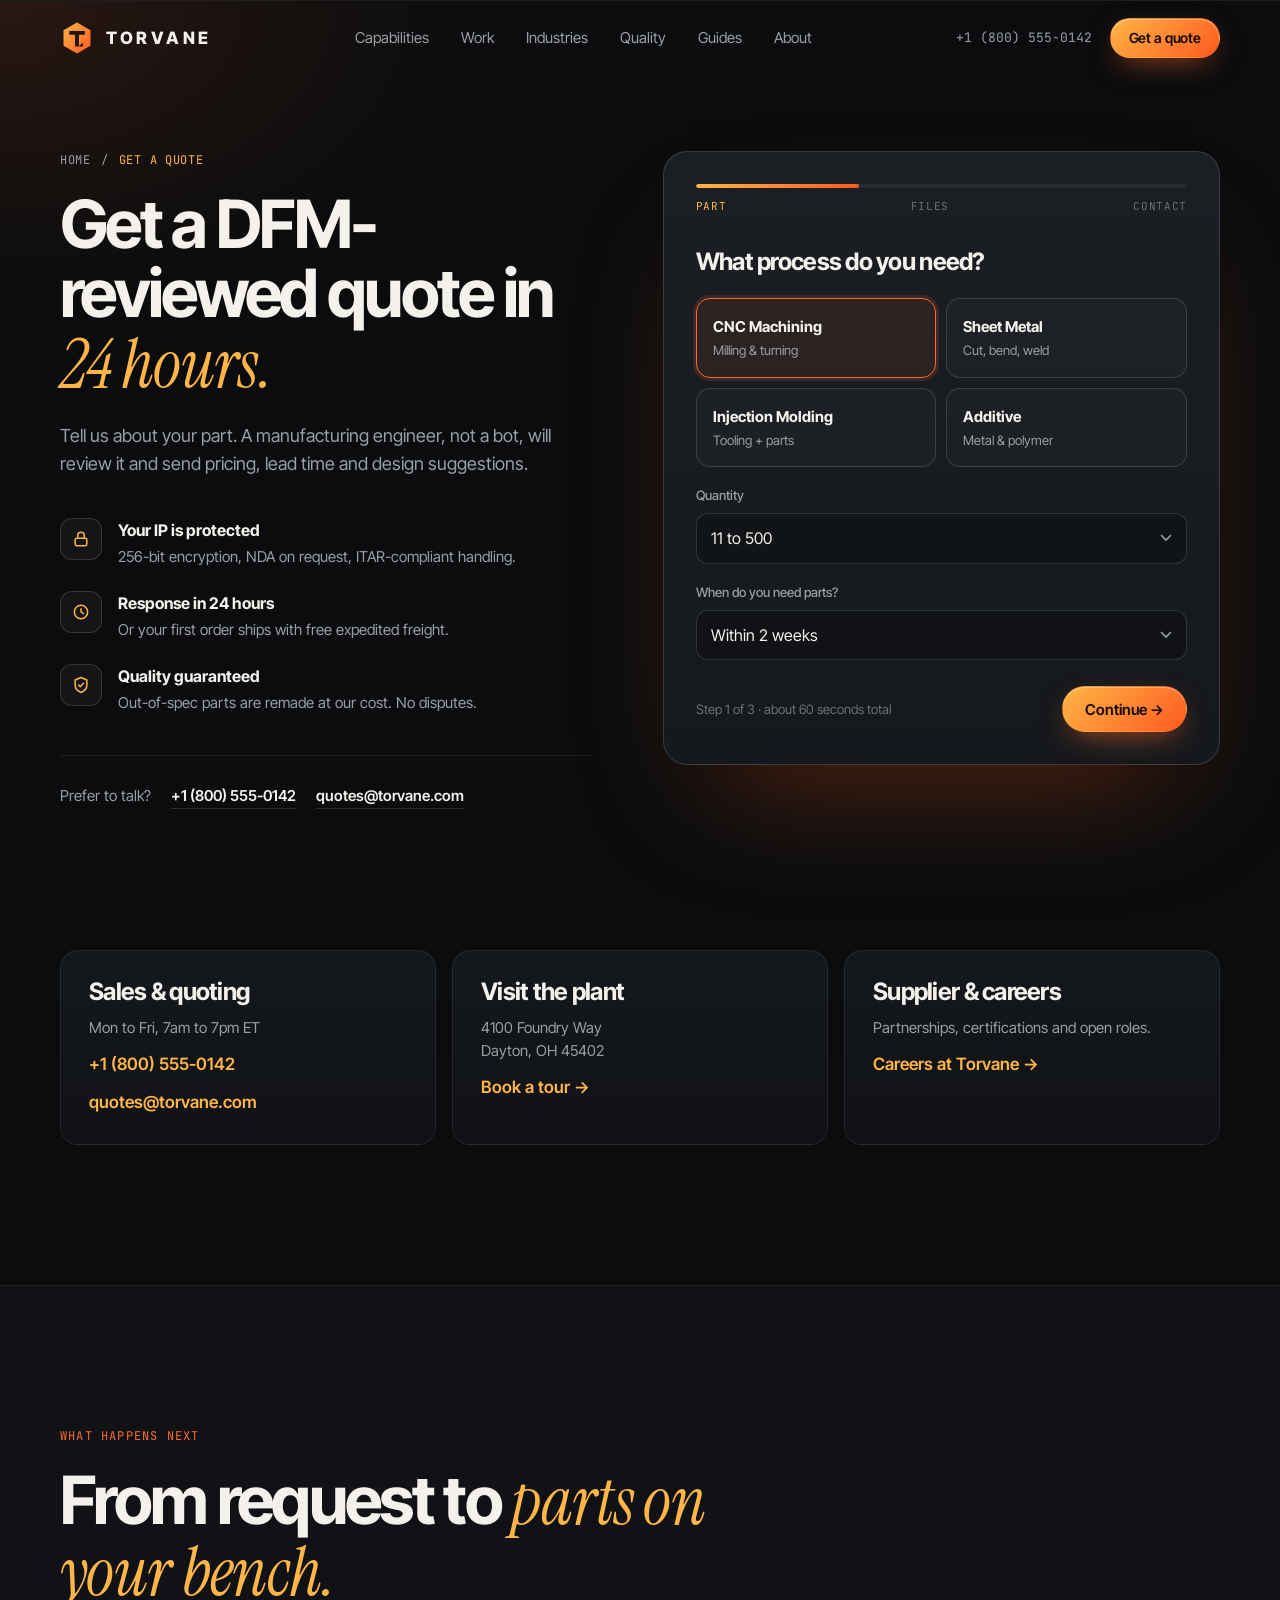
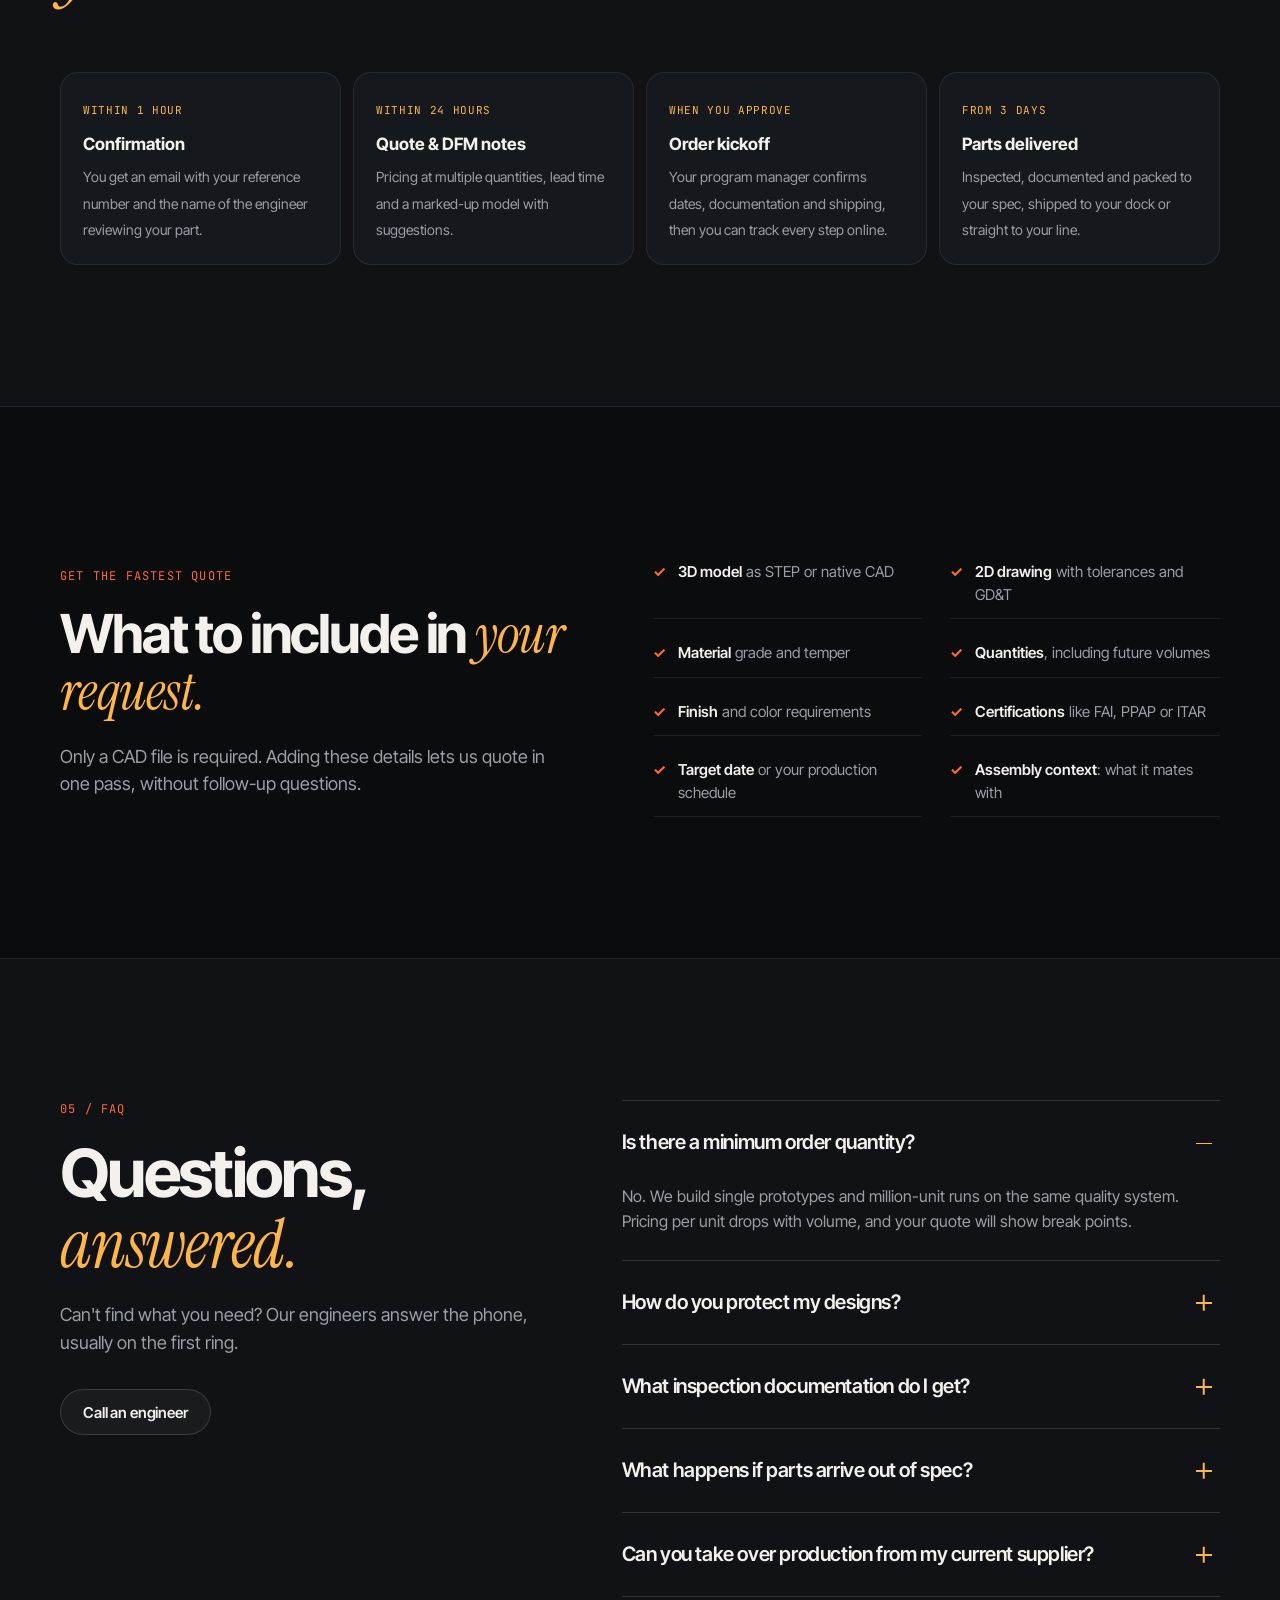
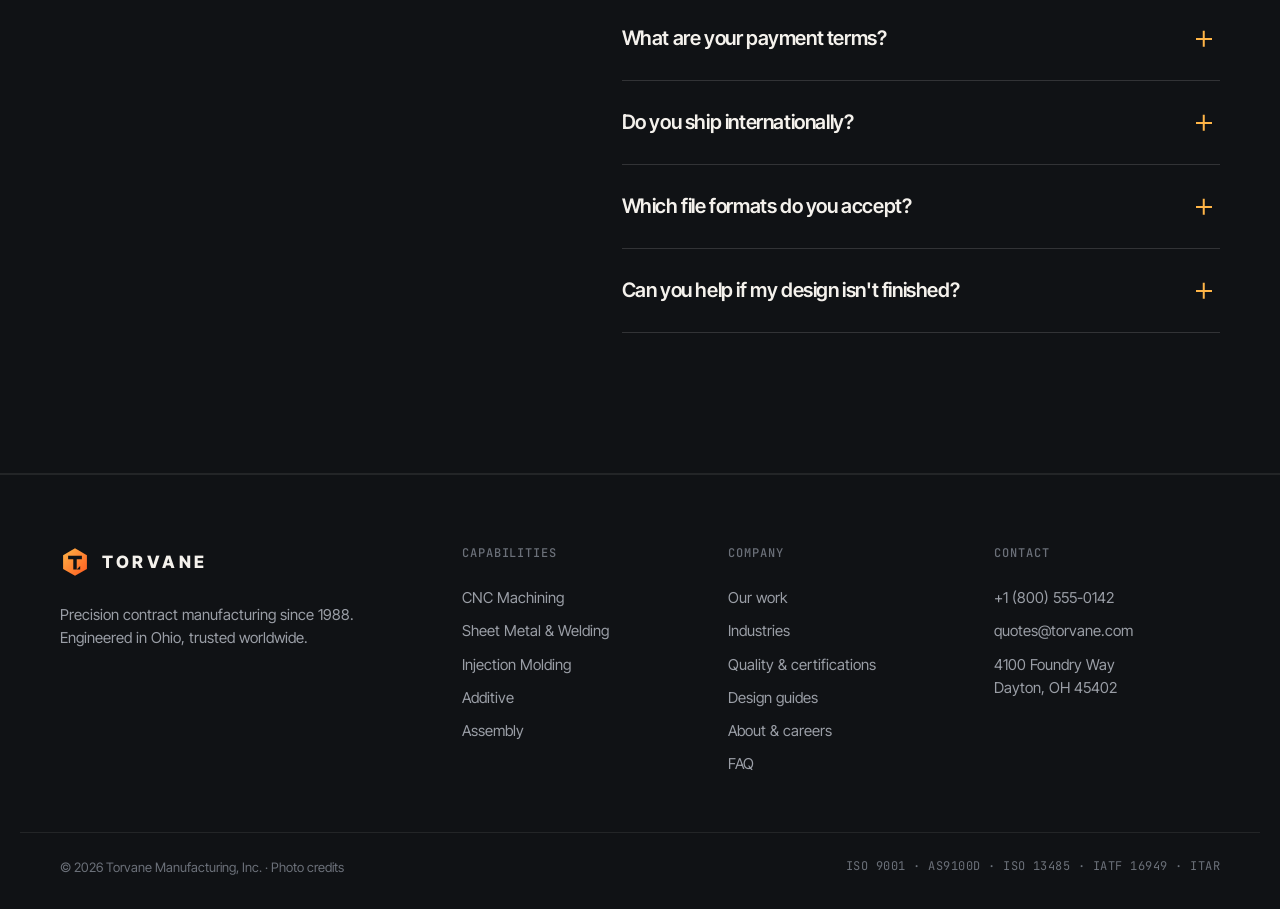
<file: quote.html>
<!doctype html>
<html lang="en">
<head>
  <meta charset="utf-8" />
  <meta name="viewport" content="width=device-width, initial-scale=1" />
  <title>Get a Quote in 24 Hours | Torvane Manufacturing</title>
  <meta name="description" content="Upload your CAD and get an engineer-reviewed manufacturing quote with DFM feedback in 24 hours. NDA on request, no minimum order." />
  <meta name="theme-color" content="#0B0C0E" />
  <meta property="og:title" content="Get a Quote in 24 Hours | Torvane Manufacturing" />
  <meta property="og:description" content="Upload your CAD and get an engineer-reviewed manufacturing quote with DFM feedback in 24 hours. NDA on request, no minimum order." />
  <meta property="og:type" content="website" />
  <meta property="og:image" content="assets/img/cnc-facemill.jpg" />
  <link rel="icon" href="assets/favicon.svg" type="image/svg+xml" />
  <link rel="preconnect" href="https://fonts.googleapis.com" />
  <link rel="preconnect" href="https://fonts.gstatic.com" crossorigin />
  <link href="https://fonts.googleapis.com/css2?family=Inter+Tight:wght@400;500;600;700;800&family=Instrument+Serif:ital@0;1&family=JetBrains+Mono:wght@400;500&display=swap" rel="stylesheet" />
  <link rel="stylesheet" href="styles.css" />
</head>
<body data-page="quote">
  <a class="skip" href="#main">Skip to content</a>

  <header class="nav" id="nav">
    <div class="container nav__inner">
      <a href="index.html" class="brand" aria-label="Torvane home">
        <img src="assets/logo-mark.svg" alt="" width="34" height="34" />
        <span class="brand__word">TORVANE</span>
      </a>
      <nav class="nav__links" aria-label="Primary">
        <a href="capabilities.html">Capabilities</a>
        <a href="work.html">Work</a>
        <a href="industries.html">Industries</a>
        <a href="quality.html">Quality</a>
        <a href="guides.html">Guides</a>
        <a href="about.html">About</a>
      </nav>
      <div class="nav__cta">
        <a href="tel:+18005550142" class="nav__phone">+1 (800) 555-0142</a>
        <a href="quote.html" class="btn btn--primary btn--sm">Get a quote</a>
        <button class="nav__toggle" aria-label="Open menu" aria-expanded="false" aria-controls="mobile-menu">
          <span></span><span></span>
        </button>
      </div>
    </div>
    <div class="mobile-menu" id="mobile-menu" hidden>
        <a href="capabilities.html">Capabilities</a>
        <a href="work.html">Work</a>
        <a href="industries.html">Industries</a>
        <a href="quality.html">Quality</a>
        <a href="guides.html">Guides</a>
        <a href="about.html">About</a>
      <a href="quote.html" class="btn btn--primary">Get a quote in 24h</a>
    </div>
  </header>

  <main id="main">
    <section class="section quote-section" id="quote" style="padding-top:150px">
      <div class="container quote-grid">
        <div class="quote-copy">
          <nav class="crumbs reveal" aria-label="Breadcrumb" style="margin-bottom:20px"><a href="index.html">Home</a><span>/</span><span>Get a quote</span></nav>
          <h1 class="reveal" style="font-size:clamp(40px,5.2vw,68px);letter-spacing:-0.04em">Get a DFM-reviewed quote in <em style="color:var(--accent-2)">24 hours.</em></h1>
          <p class="section__lede reveal">Tell us about your part. A manufacturing engineer, not a bot, will review it and send pricing, lead time and design suggestions.</p>
          <ul class="assurances reveal">
            <li>
              <span class="assure-ic"><svg viewBox="0 0 24 24" aria-hidden="true"><rect x="5" y="11" width="14" height="9" rx="2"/><path d="M8 11V8a4 4 0 0 1 8 0v3"/></svg></span>
              <div><b>Your IP is protected</b><span>256-bit encryption, NDA on request, ITAR-compliant handling.</span></div>
            </li>
            <li>
              <span class="assure-ic"><svg viewBox="0 0 24 24" aria-hidden="true"><circle cx="12" cy="12" r="8"/><path d="M12 8v4l3 2"/></svg></span>
              <div><b>Response in 24 hours</b><span>Or your first order ships with free expedited freight.</span></div>
            </li>
            <li>
              <span class="assure-ic"><svg viewBox="0 0 24 24" aria-hidden="true"><path d="M12 3l7 3v6c0 4.5-3 7.5-7 9-4-1.5-7-4.5-7-9V6z"/><path d="M9 12l2 2 4-4"/></svg></span>
              <div><b>Quality guaranteed</b><span>Out-of-spec parts are remade at our cost. No disputes.</span></div>
            </li>
          </ul>
          <div class="contact-alt reveal">
            <span>Prefer to talk?</span>
            <a href="tel:+18005550142">+1 (800) 555-0142</a>
            <a href="mailto:quotes@torvane.com">quotes@torvane.com</a>
          </div>
        </div>

        <form class="qform reveal" id="qform" novalidate>
          <div class="qform__progress" aria-hidden="true">
            <div class="qform__bar"><span id="qbar"></span></div>
            <div class="qform__labels"><span class="is-on">Part</span><span>Files</span><span>Contact</span></div>
          </div>

          <!-- Step 1 -->
          <fieldset class="qstep is-active" data-step="1">
            <legend>What process do you need?</legend>
            <div class="choices">
              <label class="choice"><input type="radio" name="process" value="CNC Machining" checked /><span><b>CNC Machining</b><small>Milling &amp; turning</small></span></label>
              <label class="choice"><input type="radio" name="process" value="Sheet Metal" /><span><b>Sheet Metal</b><small>Cut, bend, weld</small></span></label>
              <label class="choice"><input type="radio" name="process" value="Injection Molding" /><span><b>Injection Molding</b><small>Tooling + parts</small></span></label>
              <label class="choice"><input type="radio" name="process" value="Additive" /><span><b>Additive</b><small>Metal &amp; polymer</small></span></label>
            </div>
            <label class="field">
              <span>Quantity</span>
              <select name="qty">
                <option>1 to 10 (prototype)</option>
                <option selected>11 to 500</option>
                <option>501 to 5,000</option>
                <option>5,001 to 50,000</option>
                <option>50,000+</option>
              </select>
            </label>
            <label class="field">
              <span>When do you need parts?</span>
              <select name="timeline">
                <option>ASAP (expedite)</option>
                <option selected>Within 2 weeks</option>
                <option>Within a month</option>
                <option>Just budgeting</option>
              </select>
            </label>
            <div class="qform__nav">
              <span class="qform__hint">Step 1 of 3 · about 60 seconds total</span>
              <button type="button" class="btn btn--primary" data-next>Continue →</button>
            </div>
          </fieldset>

          <!-- Step 2 -->
          <fieldset class="qstep" data-step="2">
            <legend>Upload your CAD or drawing</legend>
            <label class="drop" id="drop">
              <input type="file" name="files" multiple accept=".step,.stp,.iges,.igs,.sldprt,.x_t,.stl,.pdf,.dxf" />
              <svg viewBox="0 0 48 48" aria-hidden="true"><path d="M24 32V12M16 20l8-8 8 8M10 32v6h28v-6"/></svg>
              <b>Drop files here or <u>browse</u></b>
              <small>STEP, IGES, SLDPRT, Parasolid, STL, DXF, PDF · up to 250 MB</small>
              <span class="drop__files" id="dropFiles"></span>
            </label>
            <label class="field">
              <span>Material (optional)</span>
              <input type="text" name="material" placeholder="e.g. Al 6061-T6, 316L, PEEK" />
            </label>
            <label class="field">
              <span>Notes for our engineers (optional)</span>
              <textarea name="notes" rows="3" placeholder="Critical tolerances, finish, certifications needed..."></textarea>
            </label>
            <div class="qform__nav">
              <button type="button" class="btn btn--ghost" data-prev>← Back</button>
              <button type="button" class="btn btn--primary" data-next>Continue →</button>
            </div>
          </fieldset>

          <!-- Step 3 -->
          <fieldset class="qstep" data-step="3">
            <legend>Where should we send your quote?</legend>
            <div class="field-row">
              <label class="field"><span>Full name</span><input type="text" name="name" autocomplete="name" required /></label>
              <label class="field"><span>Company</span><input type="text" name="company" autocomplete="organization" required /></label>
            </div>
            <label class="field"><span>Work email</span><input type="email" name="email" autocomplete="email" required /></label>
            <label class="field"><span>Phone (optional)</span><input type="tel" name="phone" autocomplete="tel" /></label>
            <label class="check"><input type="checkbox" name="nda" /> <span>Send me a mutual NDA before reviewing files</span></label>
            <p class="qform__error" id="qerror" role="alert"></p>
            <div class="qform__nav">
              <button type="button" class="btn btn--ghost" data-prev>← Back</button>
              <button type="submit" class="btn btn--primary">Get my quote</button>
            </div>
          </fieldset>

          <!-- Success -->
          <div class="qsuccess" id="qsuccess" hidden>
            <div class="qsuccess__ic"><svg viewBox="0 0 24 24" aria-hidden="true"><path d="M5 12.5l4.5 4.5L19 7.5"/></svg></div>
            <h3>Request received.</h3>
            <p>An engineer is reviewing your part now. Expect your quote and DFM notes in your inbox within 24 hours.</p>
            <span class="mono">Ref #<span id="qref">TV-000000</span></span>
          </div>
        </form>
      </div>
    </section>

    <section class="section" style="padding-top:0">
      <div class="container contact-cards">
        <div class="card reveal"><h3>Sales &amp; quoting</h3><p>Mon to Fri, 7am to 7pm ET</p><a href="tel:+18005550142">+1 (800) 555-0142</a><a href="mailto:quotes@torvane.com">quotes@torvane.com</a></div>
        <div class="card reveal"><h3>Visit the plant</h3><p>4100 Foundry Way<br />Dayton, OH 45402</p><a href="mailto:visits@torvane.com">Book a tour →</a></div>
        <div class="card reveal"><h3>Supplier &amp; careers</h3><p>Partnerships, certifications and open roles.</p><a href="about.html#careers">Careers at Torvane →</a></div>
      </div>
    </section>


    <section class="section section--alt">
      <div class="container">
        <div class="section__head">
          <p class="kicker reveal">What happens next</p>
          <h2 class="reveal">From request to <em>parts on your bench.</em></h2>
        </div>
        <div class="next">
          <div class="reveal"><small>Within 1 hour</small><b>Confirmation</b><span>You get an email with your reference number and the name of the engineer reviewing your part.</span></div>
          <div class="reveal"><small>Within 24 hours</small><b>Quote &amp; DFM notes</b><span>Pricing at multiple quantities, lead time and a marked-up model with suggestions.</span></div>
          <div class="reveal"><small>When you approve</small><b>Order kickoff</b><span>Your program manager confirms dates, documentation and shipping, then you can track every step online.</span></div>
          <div class="reveal"><small>From 3 days</small><b>Parts delivered</b><span>Inspected, documented and packed to your spec, shipped to your dock or straight to your line.</span></div>
        </div>
      </div>
    </section>

    <section class="section">
      <div class="container deliver">
        <div>
          <p class="kicker reveal">Get the fastest quote</p>
          <h2 class="reveal" style="font-size:clamp(34px,4.2vw,54px)">What to include in <em>your request.</em></h2>
          <p class="section__lede reveal">Only a CAD file is required. Adding these details lets us quote in one pass, without follow-up questions.</p>
        </div>
        <ul class="checklist reveal">
          <li><span><b>3D model</b> as STEP or native CAD</span></li>
          <li><span><b>2D drawing</b> with tolerances and GD&amp;T</span></li>
          <li><span><b>Material</b> grade and temper</span></li>
          <li><span><b>Quantities</b>, including future volumes</span></li>
          <li><span><b>Finish</b> and color requirements</span></li>
          <li><span><b>Certifications</b> like FAI, PPAP or ITAR</span></li>
          <li><span><b>Target date</b> or your production schedule</span></li>
          <li><span><b>Assembly context</b>: what it mates with</span></li>
        </ul>
      </div>
    </section>

    <section class="section section--alt" id="faq">
      <div class="container faq-grid">
        <div>
          <p class="kicker reveal">05 / FAQ</p>
          <h2 class="reveal">Questions, <em>answered.</em></h2>
          <p class="section__lede reveal">Can't find what you need? Our engineers answer the phone, usually on the first ring.</p>
          <a href="tel:+18005550142" class="btn btn--ghost reveal">Call an engineer</a>
        </div>
        <div class="faq">
          <details class="reveal" open>
            <summary>Is there a minimum order quantity?</summary>
            <p>No. We build single prototypes and million-unit runs on the same quality system. Pricing per unit drops with volume, and your quote will show break points.</p>
          </details>
          <details class="reveal">
            <summary>How do you protect my designs?</summary>
            <p>Files are encrypted in transit and at rest, access is role-restricted, and we're ITAR registered. We'll sign your NDA or send ours before you upload anything.</p>
          </details>
          <details class="reveal">
            <summary>What inspection documentation do I get?</summary>
            <p>Every shipment includes a Certificate of Conformance and material certs. First-article inspection (AS9102), CMM reports, PPAP and full dimensional reports are available on request.</p>
          </details>
          <details class="reveal">
            <summary>What happens if parts arrive out of spec?</summary>
            <p>We remake them at our cost and expedite the replacement. No dispute process, no restocking fees. That's why our customer retention rate is 94%.</p>
          </details>
          <details class="reveal">
            <summary>Can you take over production from my current supplier?</summary>
            <p>Yes. Send us existing drawings, FAI data and any tooling details. Our transition team handles qualification so you don't miss a delivery.</p>
          </details>
          <details class="reveal">
            <summary>What are your payment terms?</summary>
            <p>New customers can pay by card or ACH at order. Approved business accounts get Net 30 terms, and we can work with your procurement system for POs and blanket orders.</p>
          </details>
          <details class="reveal">
            <summary>Do you ship internationally?</summary>
            <p>Yes, to 42 countries. We handle export documentation and can ship DDP so there are no surprise duties. ITAR-controlled parts ship only to authorized recipients.</p>
          </details>
          <details class="reveal">
            <summary>Which file formats do you accept?</summary>
            <p>STEP and IGES are best. We also accept SolidWorks, Inventor, Creo, NX, CATIA, Parasolid, STL for additive, DXF for sheet metal, and PDF drawings.</p>
          </details>
          <details class="reveal">
            <summary>Can you help if my design isn't finished?</summary>
            <p>Yes. Many customers involve us at the concept stage. Our engineers will review early models and suggest processes and materials before you commit to a design.</p>
          </details>
        </div>
      </div>
    </section>
  </main>

  <footer class="footer">
    <div class="container footer__grid">
      <div class="footer__brand">
        <a href="index.html" class="brand"><img src="assets/logo-mark.svg" alt="" width="30" height="30" /><span class="brand__word">TORVANE</span></a>
        <p>Precision contract manufacturing since 1988. Engineered in Ohio, trusted worldwide.</p>
      </div>
      <div>
        <h4>Capabilities</h4>
        <a href="capabilities.html#cnc">CNC Machining</a>
        <a href="capabilities.html#sheet-metal">Sheet Metal &amp; Welding</a>
        <a href="capabilities.html#molding">Injection Molding</a>
        <a href="capabilities.html#additive">Additive</a>
        <a href="capabilities.html#assembly">Assembly</a>
      </div>
      <div>
        <h4>Company</h4>
        <a href="work.html">Our work</a>
        <a href="industries.html">Industries</a>
        <a href="quality.html">Quality &amp; certifications</a>
        <a href="guides.html">Design guides</a>
        <a href="about.html">About &amp; careers</a>
        <a href="quote.html#faq">FAQ</a>
      </div>
      <div>
        <h4>Contact</h4>
        <a href="tel:+18005550142">+1 (800) 555-0142</a>
        <a href="mailto:quotes@torvane.com">quotes@torvane.com</a>
        <span>4100 Foundry Way<br />Dayton, OH 45402</span>
      </div>
    </div>
    <div class="container footer__base">
      <span>© <span id="year">2026</span> Torvane Manufacturing, Inc. · <a href="credits.html">Photo credits</a></span>
      <span class="mono">ISO 9001 · AS9100D · ISO 13485 · IATF 16949 · ITAR</span>
    </div>
  </footer>

  <div class="sticky-cta" id="stickyCta">
    <a href="tel:+18005550142" class="btn btn--ghost">Call</a>
    <a href="quote.html" class="btn btn--primary">Get a quote in 24h</a>
  </div>

  <script src="script.js" defer></script>
</body>
</html>
</file>
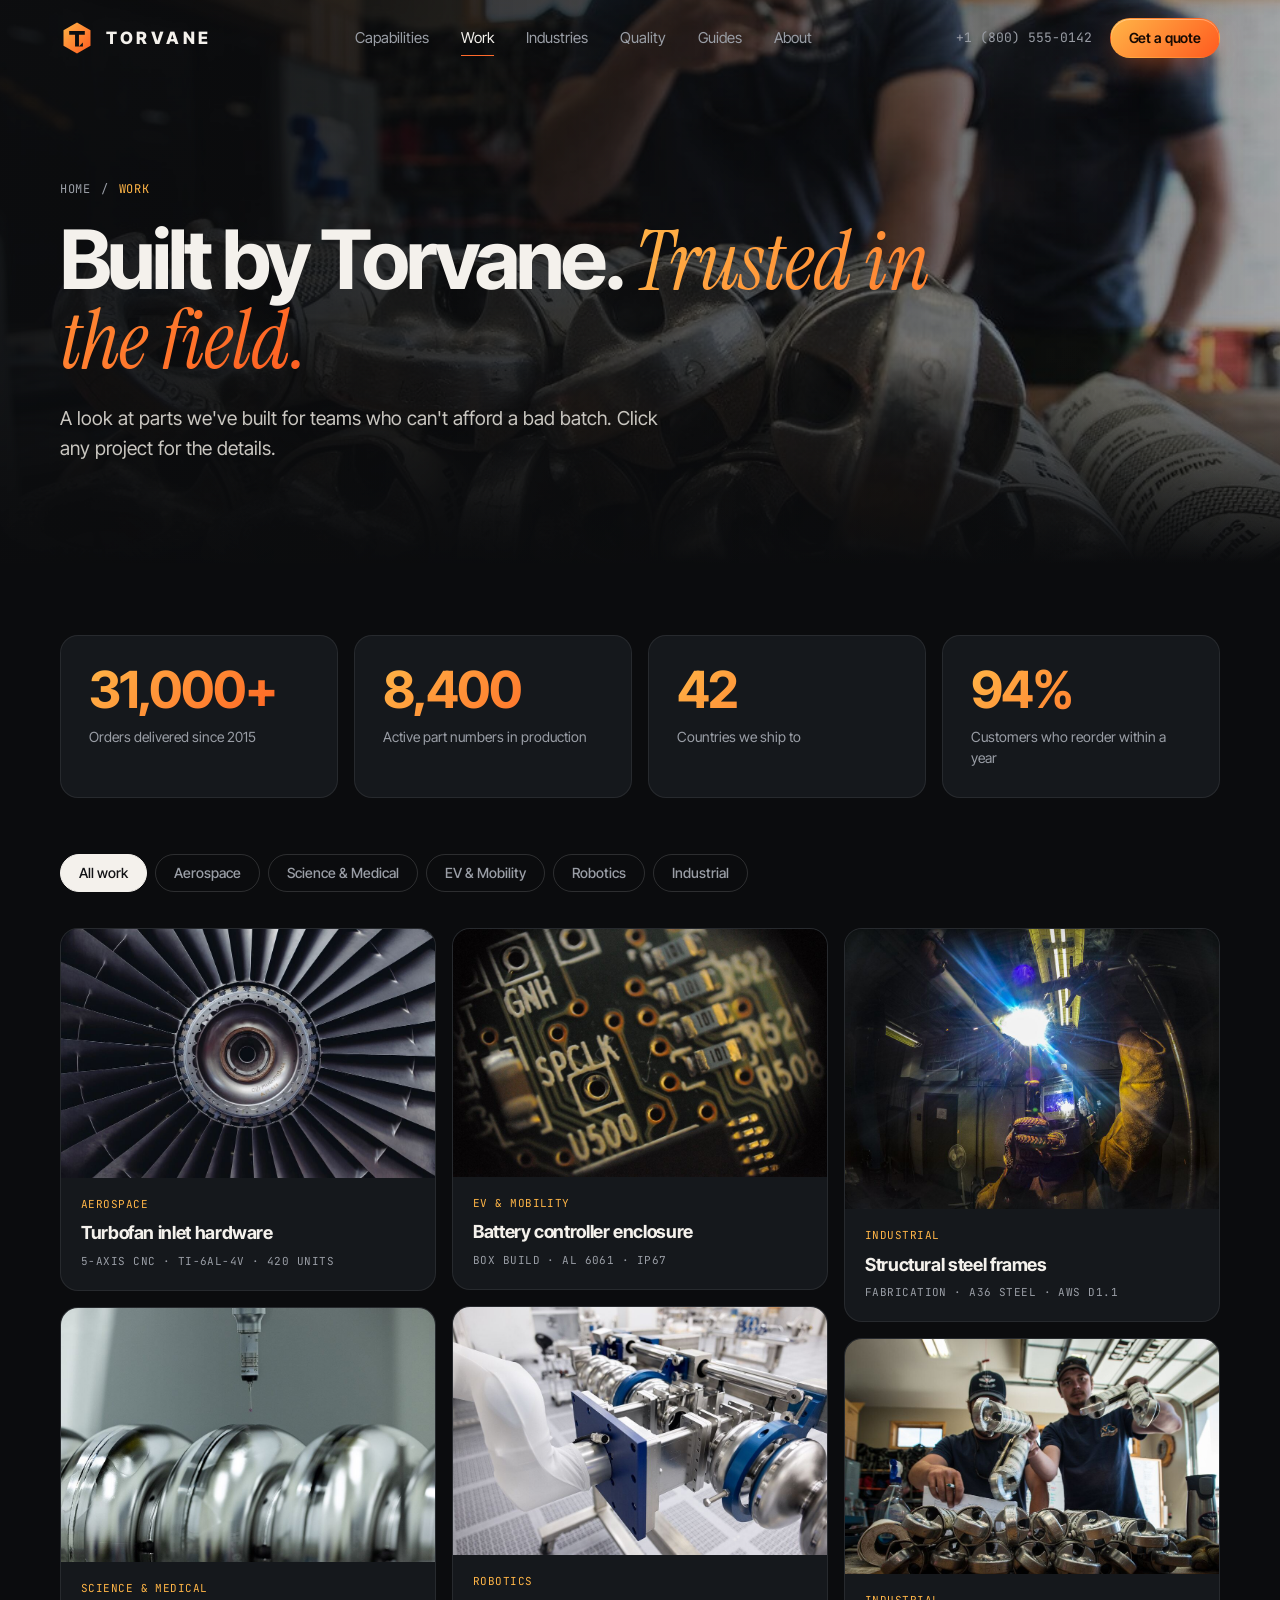
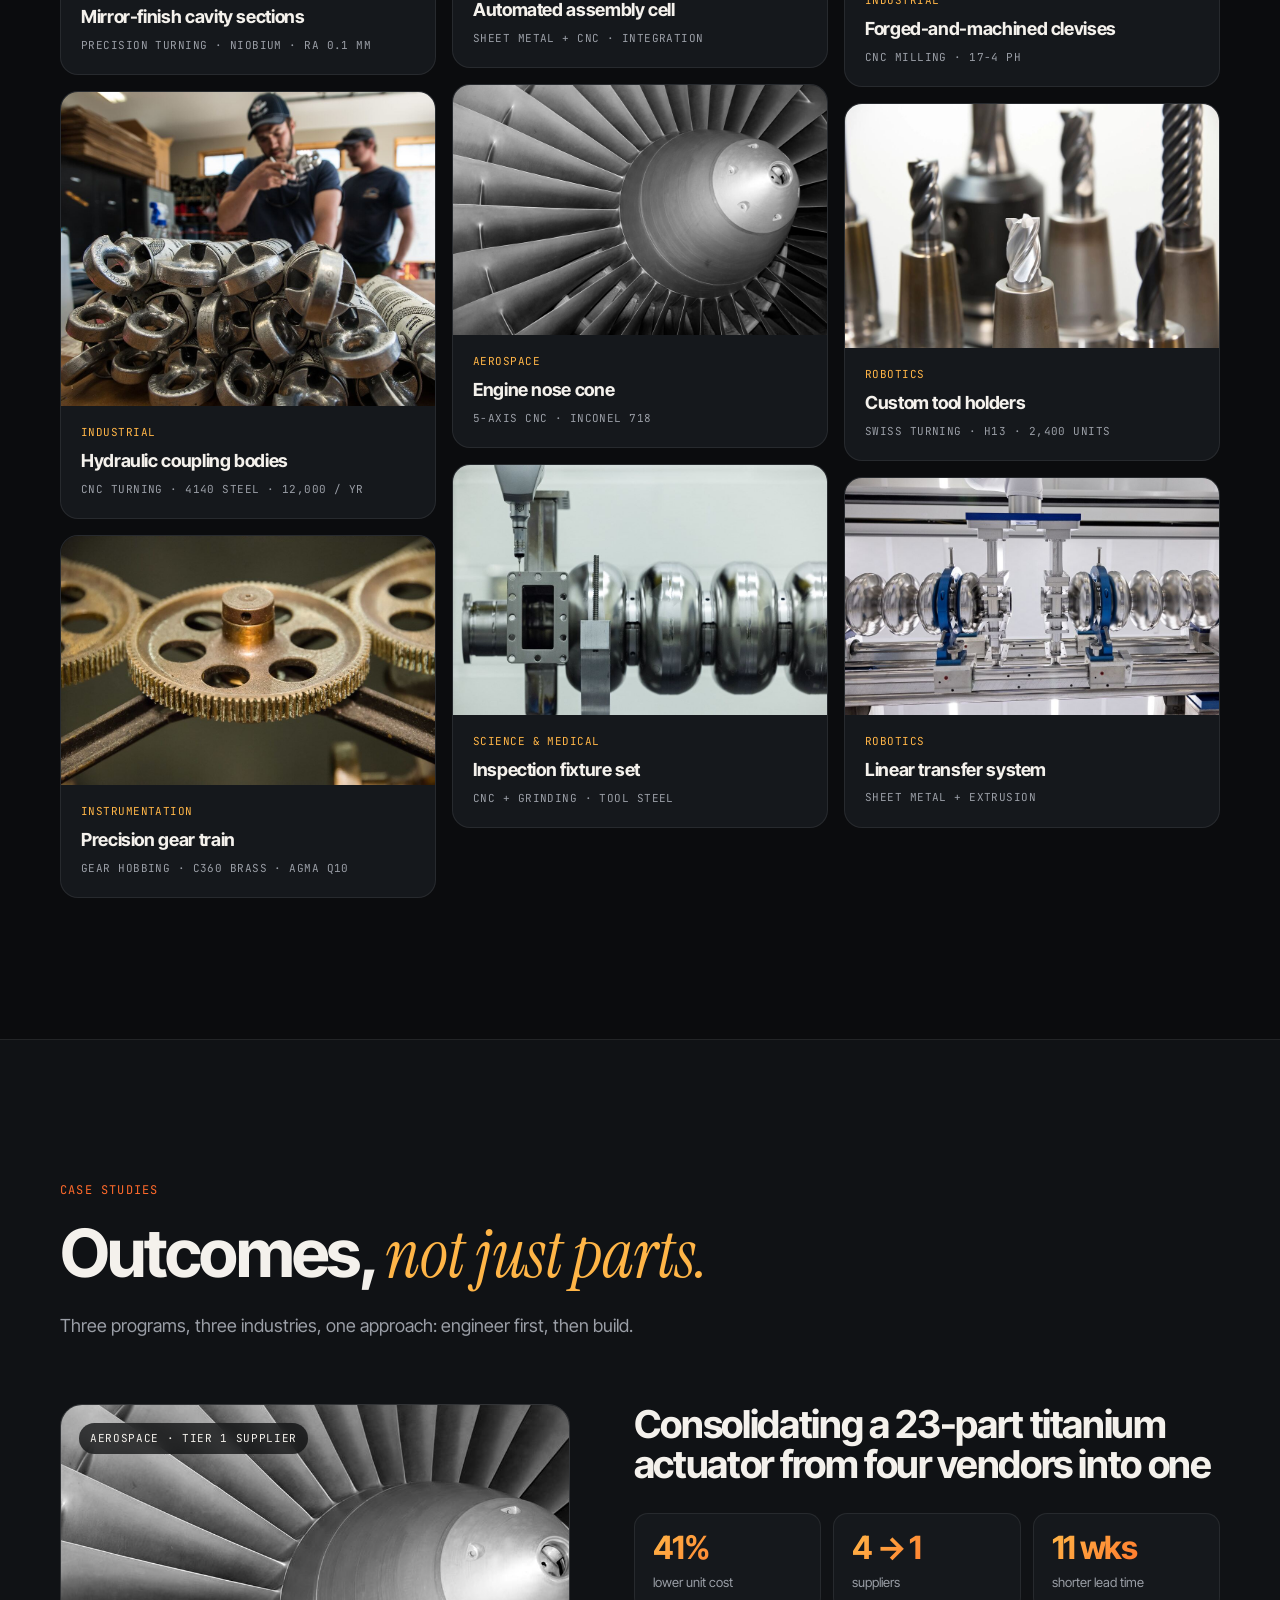
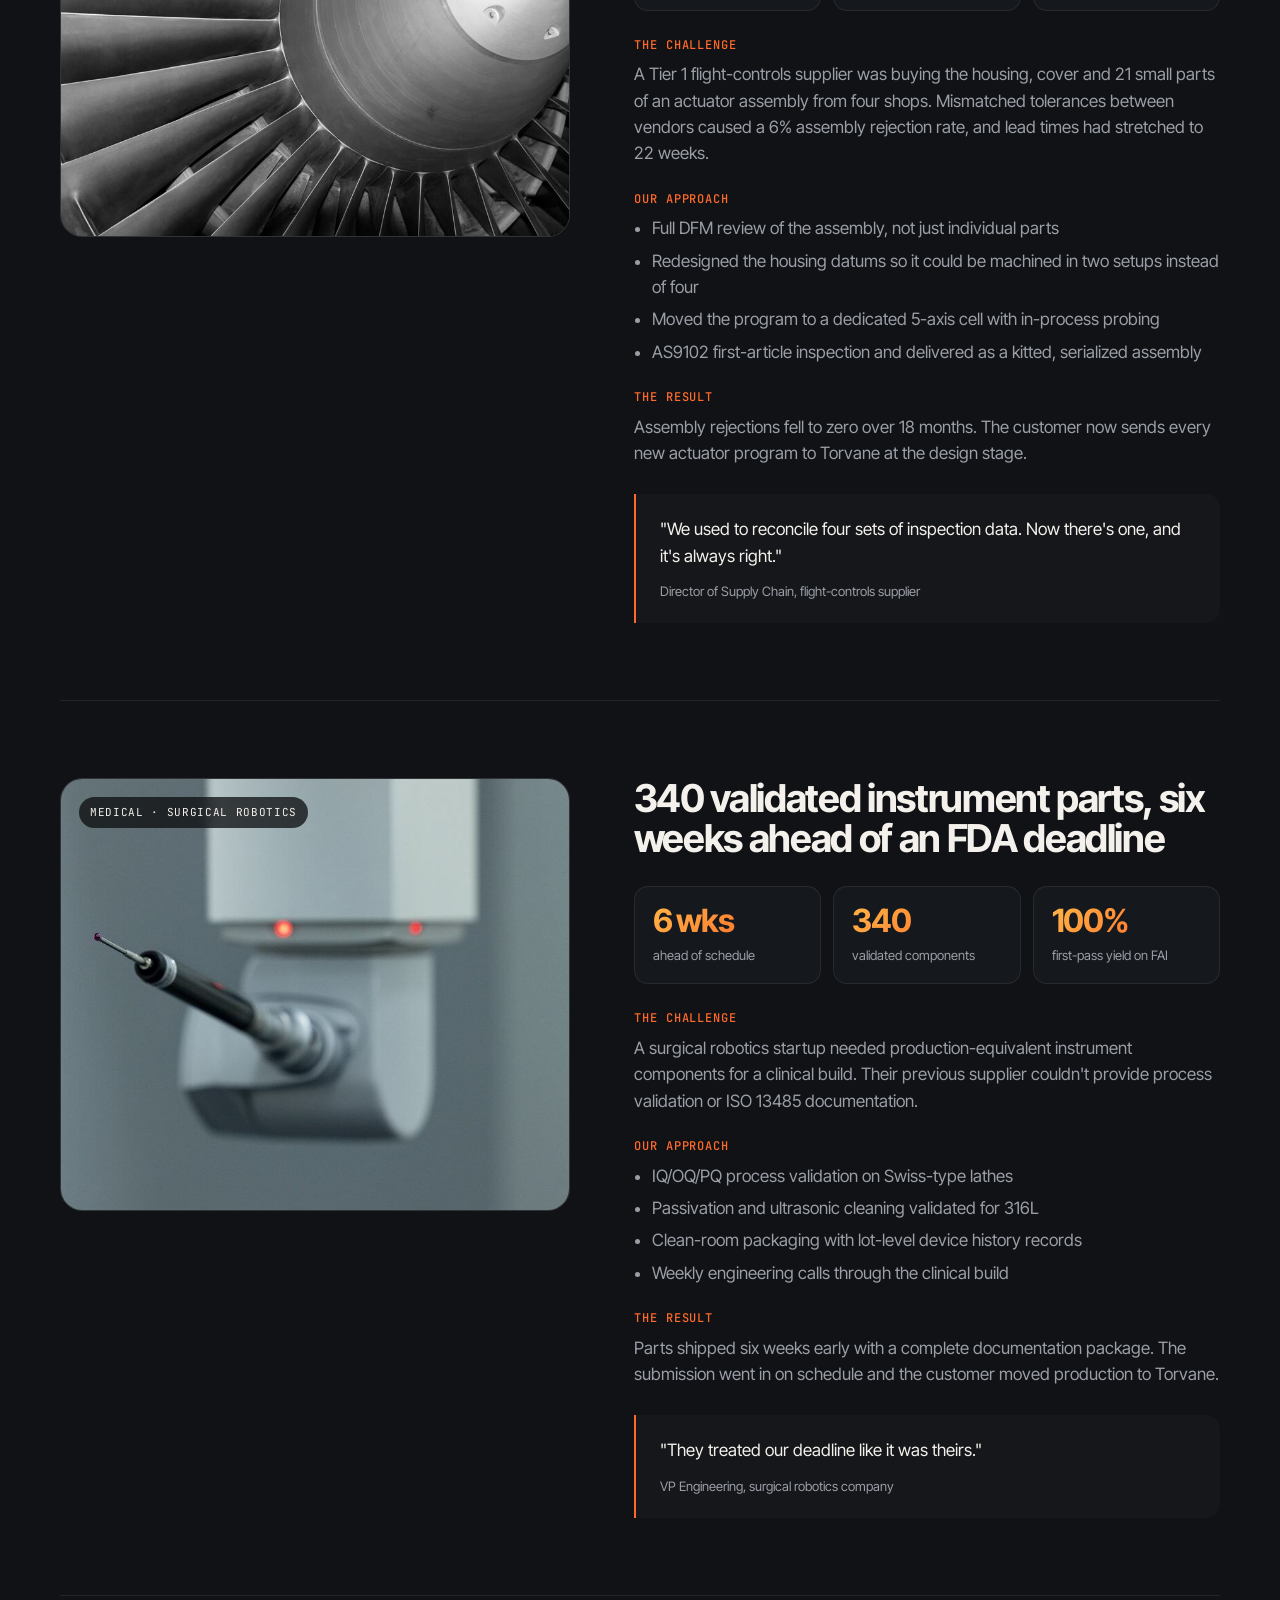
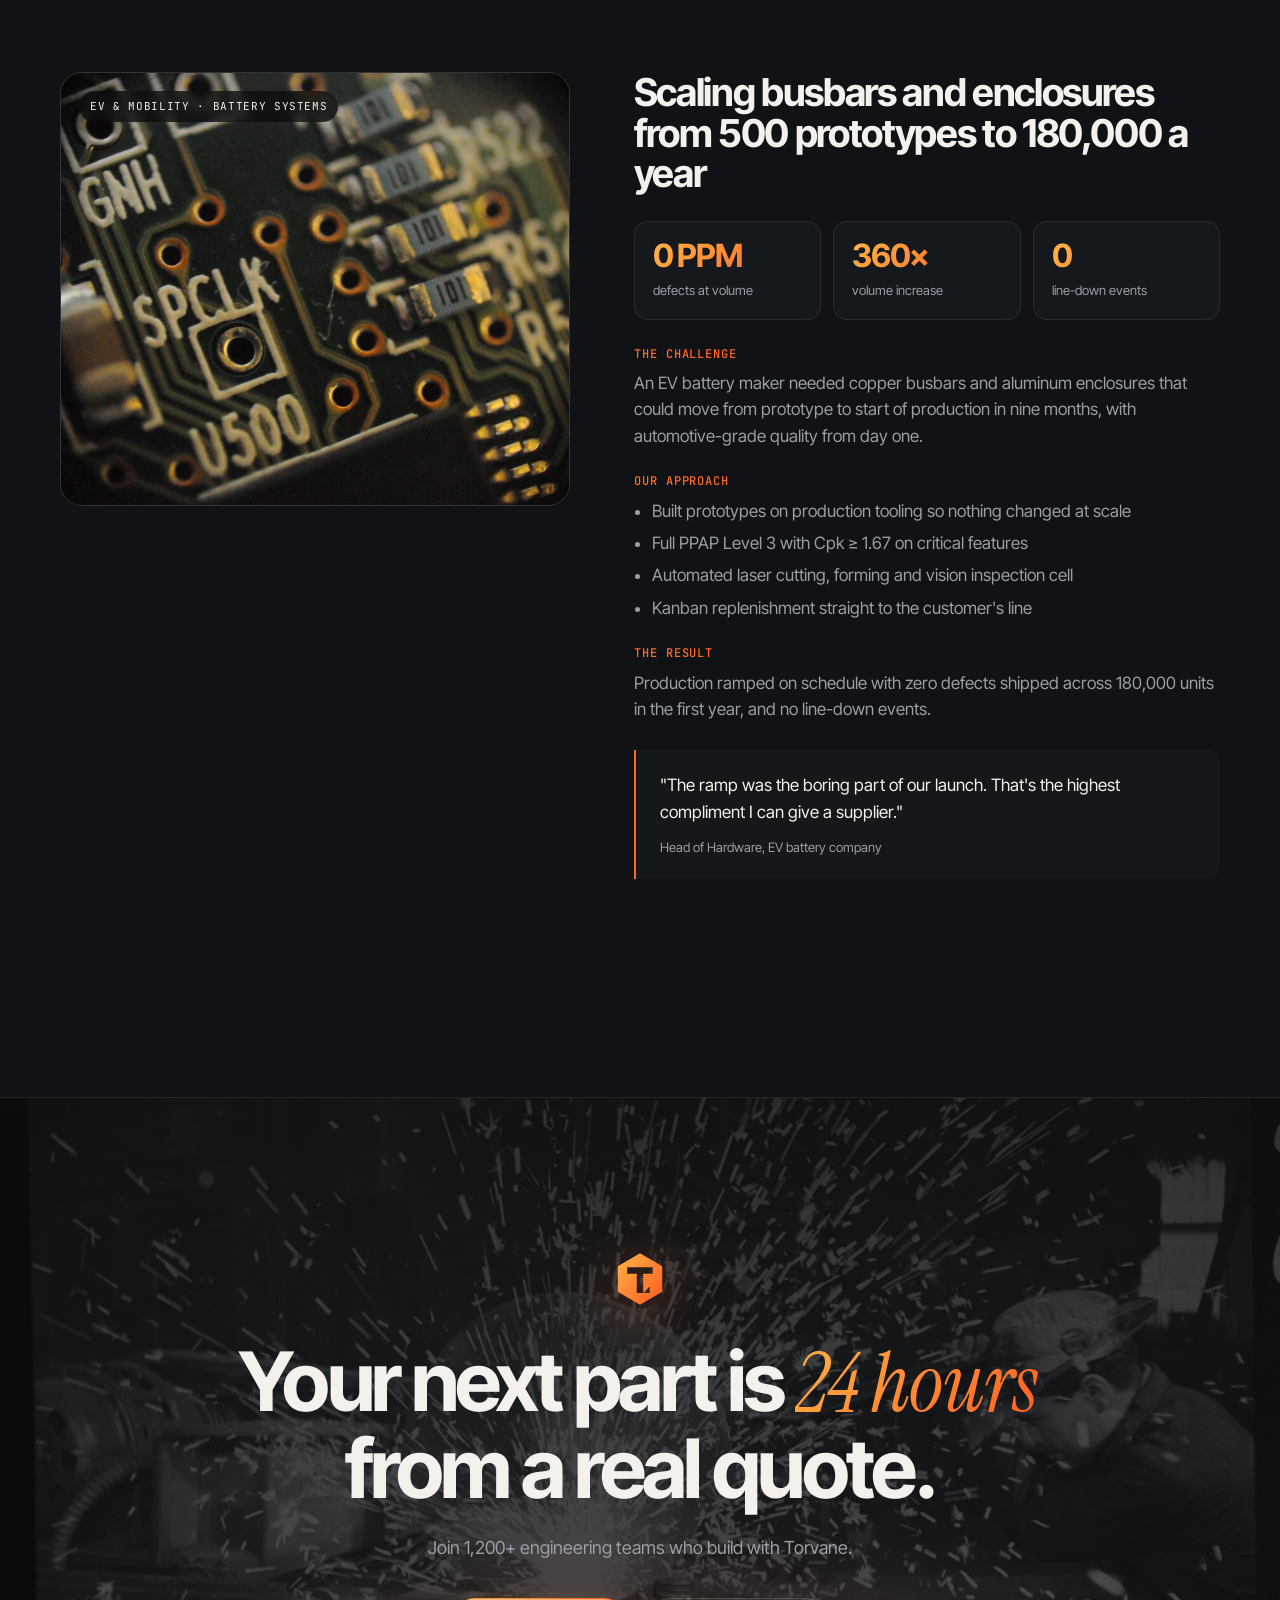
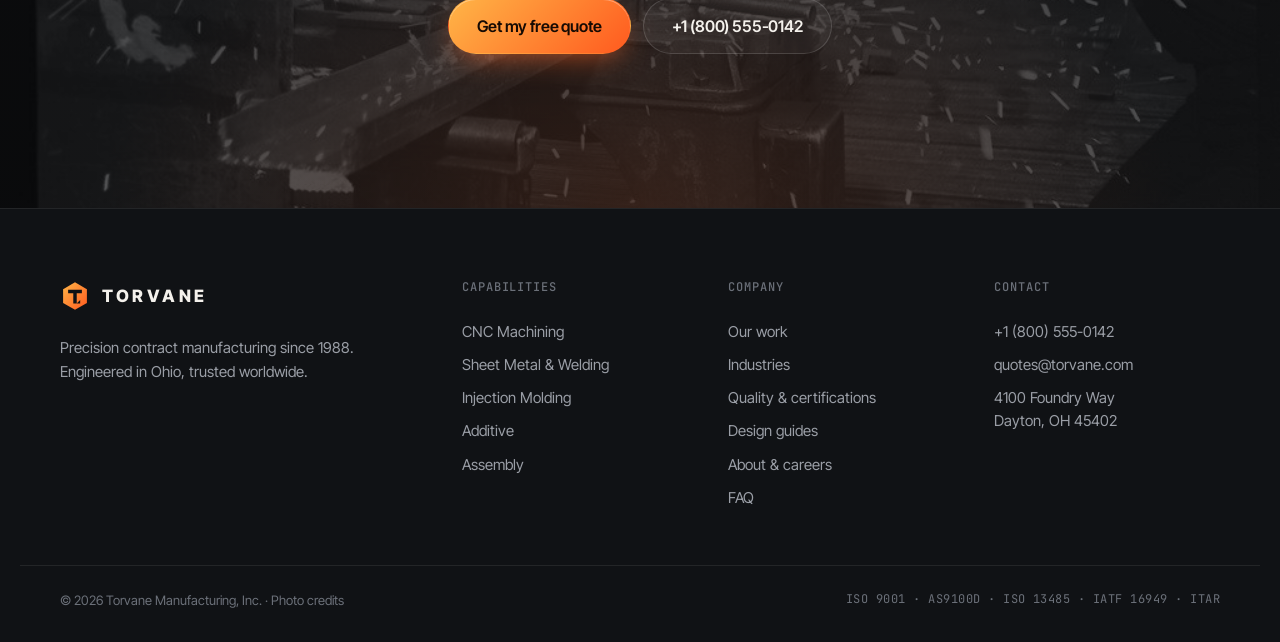
<file: work.html>
<!doctype html>
<html lang="en">
<head>
  <meta charset="utf-8" />
  <meta name="viewport" content="width=device-width, initial-scale=1" />
  <title>Our Work | Precision Manufacturing Portfolio | Torvane</title>
  <meta name="description" content="A portfolio of precision parts Torvane has manufactured for aerospace, medical, EV, robotics and industrial customers, with case studies and results." />
  <meta name="theme-color" content="#0B0C0E" />
  <meta property="og:title" content="Our Work | Precision Manufacturing Portfolio | Torvane" />
  <meta property="og:description" content="A portfolio of precision parts Torvane has manufactured for aerospace, medical, EV, robotics and industrial customers, with case studies and results." />
  <meta property="og:type" content="website" />
  <meta property="og:image" content="assets/img/turbine.jpg" />
  <link rel="icon" href="assets/favicon.svg" type="image/svg+xml" />
  <link rel="preconnect" href="https://fonts.googleapis.com" />
  <link rel="preconnect" href="https://fonts.gstatic.com" crossorigin />
  <link href="https://fonts.googleapis.com/css2?family=Inter+Tight:wght@400;500;600;700;800&family=Instrument+Serif:ital@0;1&family=JetBrains+Mono:wght@400;500&display=swap" rel="stylesheet" />
  <link rel="stylesheet" href="styles.css" />
</head>
<body data-page="work">
  <a class="skip" href="#main">Skip to content</a>

  <header class="nav" id="nav">
    <div class="container nav__inner">
      <a href="index.html" class="brand" aria-label="Torvane home">
        <img src="assets/logo-mark.svg" alt="" width="34" height="34" />
        <span class="brand__word">TORVANE</span>
      </a>
      <nav class="nav__links" aria-label="Primary">
        <a href="capabilities.html">Capabilities</a>
        <a href="work.html" class="is-active" aria-current="page">Work</a>
        <a href="industries.html">Industries</a>
        <a href="quality.html">Quality</a>
        <a href="guides.html">Guides</a>
        <a href="about.html">About</a>
      </nav>
      <div class="nav__cta">
        <a href="tel:+18005550142" class="nav__phone">+1 (800) 555-0142</a>
        <a href="quote.html" class="btn btn--primary btn--sm">Get a quote</a>
        <button class="nav__toggle" aria-label="Open menu" aria-expanded="false" aria-controls="mobile-menu">
          <span></span><span></span>
        </button>
      </div>
    </div>
    <div class="mobile-menu" id="mobile-menu" hidden>
        <a href="capabilities.html">Capabilities</a>
        <a href="work.html" class="is-active" aria-current="page">Work</a>
        <a href="industries.html">Industries</a>
        <a href="quality.html">Quality</a>
        <a href="guides.html">Guides</a>
        <a href="about.html">About</a>
      <a href="quote.html" class="btn btn--primary">Get a quote in 24h</a>
    </div>
  </header>

  <main id="main">
    <section class="phero">
      <div class="phero__bg" aria-hidden="true"><img src="assets/img/parts-batch.jpg" alt="" fetchpriority="high" /></div>
      <div class="container phero__inner">
        <nav class="crumbs reveal" aria-label="Breadcrumb"><a href="index.html">Home</a><span>/</span><span>Work</span></nav>
        <h1 class="reveal">Built by Torvane. <em>Trusted in the field.</em></h1>
        <p class="lede reveal">A look at parts we've built for teams who can't afford a bad batch. Click any project for the details.</p>
      </div>
    </section>

    <section class="section" style="padding-top: 72px">
      <div class="container">
        <div class="kpis" style="margin-bottom:56px">
          <div class="kpi reveal"><b>31,000+</b><span>Orders delivered since 2015</span></div>
          <div class="kpi reveal"><b>8,400</b><span>Active part numbers in production</span></div>
          <div class="kpi reveal"><b>42</b><span>Countries we ship to</span></div>
          <div class="kpi reveal"><b>94%</b><span>Customers who reorder within a year</span></div>
        </div>
        <div class="filters reveal" role="group" aria-label="Filter projects">
          <button class="filter is-on" data-filter="all" aria-pressed="true">All work</button>
          <button class="filter" data-filter="aerospace" aria-pressed="false">Aerospace</button>
          <button class="filter" data-filter="medical" aria-pressed="false">Science & Medical</button>
          <button class="filter" data-filter="ev" aria-pressed="false">EV & Mobility</button>
          <button class="filter" data-filter="robotics" aria-pressed="false">Robotics</button>
          <button class="filter" data-filter="industrial" aria-pressed="false">Industrial</button>
        </div>
        <div class="gallery" id="gallery">
          <button class="gitem reveal" data-cat="aerospace" data-img="assets/img/turbine.jpg" data-title="Turbofan inlet hardware" data-meta="5-axis CNC · Ti-6Al-4V · 420 units" data-ind="Aerospace" data-desc="Fan-case attachment hardware machined from Grade 5 titanium with full AS9102 first-article reports. Two setups eliminated through DFM, cutting unit cost 41%.">
            <div class="gitem__img"><img src="assets/img/turbine.jpg" alt="Turbofan inlet hardware" loading="lazy" /></div>
            <div class="gitem__body"><span class="gitem__ind">Aerospace</span><b>Turbofan inlet hardware</b><span>5-axis CNC · Ti-6Al-4V · 420 units</span></div>
          </button>
          <button class="gitem reveal" data-cat="medical" data-img="assets/img/cmm-parts.jpg" data-title="Mirror-finish cavity sections" data-meta="Precision turning · Niobium · Ra 0.1 µm" data-ind="Science & Medical" data-desc="Multi-cell resonator sections turned and polished to a mirror finish, then 100% CMM-verified in a temperature-controlled lab.">
            <div class="gitem__img"><img src="assets/img/cmm-parts.jpg" alt="Mirror-finish cavity sections" loading="lazy" /></div>
            <div class="gitem__body"><span class="gitem__ind">Science & Medical</span><b>Mirror-finish cavity sections</b><span>Precision turning · Niobium · Ra 0.1 µm</span></div>
          </button>
          <button class="gitem reveal" data-cat="industrial" data-img="assets/img/parts-batch.jpg" data-title="Hydraulic coupling bodies" data-meta="CNC turning · 4140 steel · 12,000 / yr" data-ind="Industrial" data-desc="High-volume coupling bodies on bar-fed lathes with in-process gauging. Zero PPM rejects over three consecutive years.">
            <div class="gitem__img"><img src="assets/img/parts-batch.jpg" alt="Hydraulic coupling bodies" loading="lazy" /></div>
            <div class="gitem__body"><span class="gitem__ind">Industrial</span><b>Hydraulic coupling bodies</b><span>CNC turning · 4140 steel · 12,000 / yr</span></div>
          </button>
          <button class="gitem reveal" data-cat="industrial" data-img="assets/img/gears-brass.jpg" data-title="Precision gear train" data-meta="Gear hobbing · C360 brass · AGMA Q10" data-ind="Instrumentation" data-desc="A 14-gear instrumentation train hobbed and shaved to AGMA Q10, assembled and run-in before shipment.">
            <div class="gitem__img"><img src="assets/img/gears-brass.jpg" alt="Precision gear train" loading="lazy" /></div>
            <div class="gitem__body"><span class="gitem__ind">Instrumentation</span><b>Precision gear train</b><span>Gear hobbing · C360 brass · AGMA Q10</span></div>
          </button>
          <button class="gitem reveal" data-cat="ev" data-img="assets/img/pcb.jpg" data-title="Battery controller enclosure" data-meta="Box build · Al 6061 · IP67" data-ind="EV & Mobility" data-desc="Machined and anodized housings with PCB integration, potting and leak testing. 180k units a year with zero line-down events.">
            <div class="gitem__img"><img src="assets/img/pcb.jpg" alt="Battery controller enclosure" loading="lazy" /></div>
            <div class="gitem__body"><span class="gitem__ind">EV & Mobility</span><b>Battery controller enclosure</b><span>Box build · Al 6061 · IP67</span></div>
          </button>
          <button class="gitem reveal" data-cat="robotics" data-img="assets/img/robot-cell.jpg" data-title="Automated assembly cell" data-meta="Sheet metal + CNC · Integration" data-ind="Robotics" data-desc="Frames, guarding and tooling plates for a clean-room robotic assembly cell, delivered as a fully kitted install package.">
            <div class="gitem__img"><img src="assets/img/robot-cell.jpg" alt="Automated assembly cell" loading="lazy" /></div>
            <div class="gitem__body"><span class="gitem__ind">Robotics</span><b>Automated assembly cell</b><span>Sheet metal + CNC · Integration</span></div>
          </button>
          <button class="gitem reveal" data-cat="aerospace" data-img="assets/img/turbine-cone.jpg" data-title="Engine nose cone" data-meta="5-axis CNC · Inconel 718" data-ind="Aerospace" data-desc="Heat-resistant superalloy nose cone held to ±0.01 mm profile tolerance across a 380 mm diameter.">
            <div class="gitem__img"><img src="assets/img/turbine-cone.jpg" alt="Engine nose cone" loading="lazy" /></div>
            <div class="gitem__body"><span class="gitem__ind">Aerospace</span><b>Engine nose cone</b><span>5-axis CNC · Inconel 718</span></div>
          </button>
          <button class="gitem reveal" data-cat="medical" data-img="assets/img/cmm-fixture.jpg" data-title="Inspection fixture set" data-meta="CNC + grinding · Tool steel" data-ind="Science & Medical" data-desc="Hardened, ground inspection fixtures with certified datums used for customer-side incoming inspection.">
            <div class="gitem__img"><img src="assets/img/cmm-fixture.jpg" alt="Inspection fixture set" loading="lazy" /></div>
            <div class="gitem__body"><span class="gitem__ind">Science & Medical</span><b>Inspection fixture set</b><span>CNC + grinding · Tool steel</span></div>
          </button>
          <button class="gitem reveal" data-cat="industrial" data-img="assets/img/welding-blue.jpg" data-title="Structural steel frames" data-meta="Fabrication · A36 steel · AWS D1.1" data-ind="Industrial" data-desc="Certified welded frames for heavy industrial equipment, shot-blasted and powder coated in-house.">
            <div class="gitem__img"><img src="assets/img/welding-blue.jpg" alt="Structural steel frames" loading="lazy" /></div>
            <div class="gitem__body"><span class="gitem__ind">Industrial</span><b>Structural steel frames</b><span>Fabrication · A36 steel · AWS D1.1</span></div>
          </button>
          <button class="gitem reveal" data-cat="industrial" data-img="assets/img/parts-inspect.jpg" data-title="Forged-and-machined clevises" data-meta="CNC milling · 17-4 PH" data-ind="Industrial" data-desc="Forgings machined complete in one clamping with 100% thread and bore gauging.">
            <div class="gitem__img"><img src="assets/img/parts-inspect.jpg" alt="Forged-and-machined clevises" loading="lazy" /></div>
            <div class="gitem__body"><span class="gitem__ind">Industrial</span><b>Forged-and-machined clevises</b><span>CNC milling · 17-4 PH</span></div>
          </button>
          <button class="gitem reveal" data-cat="robotics" data-img="assets/img/endmills-2.jpg" data-title="Custom tool holders" data-meta="Swiss turning · H13 · 2,400 units" data-ind="Robotics" data-desc="Balanced shrink-fit holders turned on Swiss-type lathes and ground to 2 µm runout.">
            <div class="gitem__img"><img src="assets/img/endmills-2.jpg" alt="Custom tool holders" loading="lazy" /></div>
            <div class="gitem__body"><span class="gitem__ind">Robotics</span><b>Custom tool holders</b><span>Swiss turning · H13 · 2,400 units</span></div>
          </button>
          <button class="gitem reveal" data-cat="robotics" data-img="assets/img/robot-line.jpg" data-title="Linear transfer system" data-meta="Sheet metal + extrusion" data-ind="Robotics" data-desc="Precision transfer rail with machined carriages for a semiconductor customer's clean-room line.">
            <div class="gitem__img"><img src="assets/img/robot-line.jpg" alt="Linear transfer system" loading="lazy" /></div>
            <div class="gitem__body"><span class="gitem__ind">Robotics</span><b>Linear transfer system</b><span>Sheet metal + extrusion</span></div>
          </button>
        </div>
      </div>
    </section>

    <div class="lightbox" id="lightbox" role="dialog" aria-modal="true" aria-labelledby="lbTitle" hidden>
      <button class="lightbox__close" aria-label="Close">×</button>
      <div class="lightbox__inner">
        <img id="lbImg" alt="" />
        <div class="lightbox__info">
          <span class="kicker" id="lbInd" style="margin:0"></span>
          <h3 id="lbTitle"></h3>
          <span class="mono" id="lbMeta" style="color:var(--accent-2)"></span>
          <p id="lbDesc"></p>
          <a href="quote.html" class="btn btn--primary" style="align-self:flex-start;margin-top:auto">Quote a similar part</a>
        </div>
      </div>
    </div>

    <section class="section section--alt" id="case-studies">
      <div class="container">
        <div class="section__head">
          <p class="kicker reveal">Case studies</p>
          <h2 class="reveal">Outcomes, <em>not just parts.</em></h2>
          <p class="section__lede reveal">Three programs, three industries, one approach: engineer first, then build.</p>
        </div>

        <article class="cs">
          <div class="cs__media reveal"><img src="assets/img/turbine-cone.jpg" alt="Jet engine nose cone and fan blades" loading="lazy" /><span class="case__tag">Aerospace · Tier 1 supplier</span></div>
          <div>
            <h3 class="reveal">Consolidating a 23-part titanium actuator from four vendors into one</h3>
            <div class="cs__results reveal">
              <div><b>41%</b><span>lower unit cost</span></div>
              <div><b>4 → 1</b><span>suppliers</span></div>
              <div><b>11 wks</b><span>shorter lead time</span></div>
            </div>
            <h4>The challenge</h4>
            <p class="reveal">A Tier 1 flight-controls supplier was buying the housing, cover and 21 small parts of an actuator assembly from four shops. Mismatched tolerances between vendors caused a 6% assembly rejection rate, and lead times had stretched to 22 weeks.</p>
            <h4>Our approach</h4>
            <ul class="reveal">
              <li>Full DFM review of the assembly, not just individual parts</li>
              <li>Redesigned the housing datums so it could be machined in two setups instead of four</li>
              <li>Moved the program to a dedicated 5-axis cell with in-process probing</li>
              <li>AS9102 first-article inspection and delivered as a kitted, serialized assembly</li>
            </ul>
            <h4>The result</h4>
            <p class="reveal">Assembly rejections fell to zero over 18 months. The customer now sends every new actuator program to Torvane at the design stage.</p>
            <blockquote class="reveal">"We used to reconcile four sets of inspection data. Now there's one, and it's always right."<cite>Director of Supply Chain, flight-controls supplier</cite></blockquote>
          </div>
        </article>

        <article class="cs">
          <div class="cs__media reveal"><img src="assets/img/cmm-probe.jpg" alt="CMM probe inspecting a precision part" loading="lazy" /><span class="case__tag">Medical · Surgical robotics</span></div>
          <div>
            <h3 class="reveal">340 validated instrument parts, six weeks ahead of an FDA deadline</h3>
            <div class="cs__results reveal">
              <div><b>6 wks</b><span>ahead of schedule</span></div>
              <div><b>340</b><span>validated components</span></div>
              <div><b>100%</b><span>first-pass yield on FAI</span></div>
            </div>
            <h4>The challenge</h4>
            <p class="reveal">A surgical robotics startup needed production-equivalent instrument components for a clinical build. Their previous supplier couldn't provide process validation or ISO 13485 documentation.</p>
            <h4>Our approach</h4>
            <ul class="reveal">
              <li>IQ/OQ/PQ process validation on Swiss-type lathes</li>
              <li>Passivation and ultrasonic cleaning validated for 316L</li>
              <li>Clean-room packaging with lot-level device history records</li>
              <li>Weekly engineering calls through the clinical build</li>
            </ul>
            <h4>The result</h4>
            <p class="reveal">Parts shipped six weeks early with a complete documentation package. The submission went in on schedule and the customer moved production to Torvane.</p>
            <blockquote class="reveal">"They treated our deadline like it was theirs."<cite>VP Engineering, surgical robotics company</cite></blockquote>
          </div>
        </article>

        <article class="cs">
          <div class="cs__media reveal"><img src="assets/img/pcb.jpg" alt="Electronics control board macro" loading="lazy" /><span class="case__tag">EV &amp; Mobility · Battery systems</span></div>
          <div>
            <h3 class="reveal">Scaling busbars and enclosures from 500 prototypes to 180,000 a year</h3>
            <div class="cs__results reveal">
              <div><b>0 PPM</b><span>defects at volume</span></div>
              <div><b>360×</b><span>volume increase</span></div>
              <div><b>0</b><span>line-down events</span></div>
            </div>
            <h4>The challenge</h4>
            <p class="reveal">An EV battery maker needed copper busbars and aluminum enclosures that could move from prototype to start of production in nine months, with automotive-grade quality from day one.</p>
            <h4>Our approach</h4>
            <ul class="reveal">
              <li>Built prototypes on production tooling so nothing changed at scale</li>
              <li>Full PPAP Level 3 with Cpk ≥ 1.67 on critical features</li>
              <li>Automated laser cutting, forming and vision inspection cell</li>
              <li>Kanban replenishment straight to the customer's line</li>
            </ul>
            <h4>The result</h4>
            <p class="reveal">Production ramped on schedule with zero defects shipped across 180,000 units in the first year, and no line-down events.</p>
            <blockquote class="reveal">"The ramp was the boring part of our launch. That's the highest compliment I can give a supplier."<cite>Head of Hardware, EV battery company</cite></blockquote>
          </div>
        </article>
      </div>
    </section>

    <section class="final final--photo">
      <div class="final__bg" aria-hidden="true"><img src="assets/img/sparks-bw.jpg" alt="" loading="lazy" /></div>
      <div class="container final__inner">
        <img src="assets/logo-mark.svg" alt="" width="56" height="56" class="final__mark" />
        <h2>Your next part is <em>24 hours</em> from a real quote.</h2>
        <p>Join 1,200+ engineering teams who build with Torvane.</p>
        <div class="hero__ctas">
          <a href="quote.html" class="btn btn--primary btn--lg">Get my free quote</a>
          <a href="tel:+18005550142" class="btn btn--ghost btn--lg">+1 (800) 555-0142</a>
        </div>
      </div>
    </section>
  </main>

  <footer class="footer">
    <div class="container footer__grid">
      <div class="footer__brand">
        <a href="index.html" class="brand"><img src="assets/logo-mark.svg" alt="" width="30" height="30" /><span class="brand__word">TORVANE</span></a>
        <p>Precision contract manufacturing since 1988. Engineered in Ohio, trusted worldwide.</p>
      </div>
      <div>
        <h4>Capabilities</h4>
        <a href="capabilities.html#cnc">CNC Machining</a>
        <a href="capabilities.html#sheet-metal">Sheet Metal &amp; Welding</a>
        <a href="capabilities.html#molding">Injection Molding</a>
        <a href="capabilities.html#additive">Additive</a>
        <a href="capabilities.html#assembly">Assembly</a>
      </div>
      <div>
        <h4>Company</h4>
        <a href="work.html">Our work</a>
        <a href="industries.html">Industries</a>
        <a href="quality.html">Quality &amp; certifications</a>
        <a href="guides.html">Design guides</a>
        <a href="about.html">About &amp; careers</a>
        <a href="quote.html#faq">FAQ</a>
      </div>
      <div>
        <h4>Contact</h4>
        <a href="tel:+18005550142">+1 (800) 555-0142</a>
        <a href="mailto:quotes@torvane.com">quotes@torvane.com</a>
        <span>4100 Foundry Way<br />Dayton, OH 45402</span>
      </div>
    </div>
    <div class="container footer__base">
      <span>© <span id="year">2026</span> Torvane Manufacturing, Inc. · <a href="credits.html">Photo credits</a></span>
      <span class="mono">ISO 9001 · AS9100D · ISO 13485 · IATF 16949 · ITAR</span>
    </div>
  </footer>

  <div class="sticky-cta" id="stickyCta">
    <a href="tel:+18005550142" class="btn btn--ghost">Call</a>
    <a href="quote.html" class="btn btn--primary">Get a quote in 24h</a>
  </div>

  <script src="script.js" defer></script>
</body>
</html>
</file>
<file: styles.css>
/* =========================================================
   Torvane Manufacturing — styles
   ========================================================= */
:root {
  --bg: #0b0c0e;
  --bg-2: #101215;
  --surface: #15181c;
  --surface-2: #1b1f24;
  --line: rgba(255, 255, 255, 0.08);
  --line-2: rgba(255, 255, 255, 0.14);
  --text: #f4f1ec;
  --muted: #9a9ea6;
  --dim: #6b7079;
  --accent: #ff6a2b;
  --accent-2: #ffb547;
  --grad: linear-gradient(135deg, #ffb547 0%, #ff5a1f 100%);
  --paper: #f4f1ec;
  --paper-2: #e9e4dc;
  --ink: #121316;
  --ink-muted: #5d6068;
  --ok: #3ddc97;

  --radius: 18px;
  --radius-sm: 12px;
  --container: 1240px;
  --gutter: clamp(16px, 4vw, 40px);

  --f-sans: "Inter Tight", ui-sans-serif, system-ui, -apple-system, "Segoe UI", sans-serif;
  --f-serif: "Instrument Serif", Georgia, serif;
  --f-mono: "JetBrains Mono", ui-monospace, SFMono-Regular, Menlo, monospace;

  --ease: cubic-bezier(0.22, 1, 0.36, 1);
}

*,
*::before,
*::after { box-sizing: border-box; }

html { scroll-behavior: smooth; -webkit-text-size-adjust: 100%; }
body {
  margin: 0;
  background: var(--bg);
  color: var(--text);
  font-family: var(--f-sans);
  font-size: 17px;
  line-height: 1.55;
  -webkit-font-smoothing: antialiased;
  text-rendering: optimizeLegibility;
  overflow-x: hidden;
}
img, svg { display: block; max-width: 100%; }
a { color: inherit; text-decoration: none; }
h1, h2, h3, h4 { margin: 0; line-height: 1.05; letter-spacing: -0.03em; font-weight: 700; }
p { margin: 0; }
em { font-family: var(--f-serif); font-style: italic; font-weight: 400; letter-spacing: -0.01em; }
::selection { background: var(--accent); color: #fff; }

.container { width: 100%; max-width: var(--container); margin-inline: auto; padding-inline: var(--gutter); }
.mono, .mono-accent { font-family: var(--f-mono); font-size: 12px; letter-spacing: 0.04em; }
.mono-accent { color: var(--accent-2); }

.skip { position: absolute; left: -9999px; top: 8px; z-index: 100; background: var(--accent); color: #000; padding: 8px 14px; border-radius: 8px; }
.skip:focus { left: 8px; }

:focus-visible { outline: 2px solid var(--accent-2); outline-offset: 3px; border-radius: 6px; }

/* ---------- Buttons ---------- */
.btn {
  --h: 46px;
  display: inline-flex; align-items: center; justify-content: center; gap: 10px;
  height: var(--h); padding: 0 22px; border-radius: 999px;
  font: 600 15px/1 var(--f-sans); letter-spacing: -0.01em;
  border: 1px solid transparent; cursor: pointer; white-space: nowrap;
  transition: transform .25s var(--ease), box-shadow .25s var(--ease), background .25s, border-color .25s, color .25s;
}
.btn--sm { --h: 40px; padding: 0 18px; font-size: 14px; }
.btn--lg { --h: 56px; padding: 0 28px; font-size: 16px; }
.btn--primary {
  background: var(--grad); color: #160a03;
  box-shadow: 0 10px 30px -10px rgba(255, 106, 43, .7), inset 0 1px 0 rgba(255, 255, 255, .35);
}
.btn--primary:hover { transform: translateY(-2px); box-shadow: 0 16px 40px -12px rgba(255, 106, 43, .9), inset 0 1px 0 rgba(255, 255, 255, .35); }
.btn--primary svg { transition: transform .25s var(--ease); }
.btn--primary:hover svg { transform: translateX(4px); }
.btn--ghost { background: rgba(255, 255, 255, .04); border-color: var(--line-2); color: var(--text); }
.btn--ghost:hover { background: rgba(255, 255, 255, .08); border-color: rgba(255, 255, 255, .28); }
.btn--dark { background: var(--ink); color: var(--paper); }
.btn--dark:hover { transform: translateY(-2px); box-shadow: 0 16px 30px -14px rgba(0, 0, 0, .5); }

/* ---------- Nav ---------- */
.nav {
  position: fixed; inset: 0 0 auto; z-index: 50;
  transition: background .3s, border-color .3s, backdrop-filter .3s;
  border-bottom: 1px solid transparent;
}
.nav.is-scrolled {
  background: rgba(11, 12, 14, .72);
  backdrop-filter: saturate(160%) blur(16px);
  -webkit-backdrop-filter: saturate(160%) blur(16px);
  border-color: var(--line);
}
.nav__inner { display: flex; align-items: center; justify-content: space-between; height: 76px; gap: 24px; }
.brand { display: inline-flex; align-items: center; gap: 12px; }
.brand__word { font-weight: 800; letter-spacing: .22em; font-size: 17px; }
.nav__links { display: flex; gap: 32px; font-size: 15px; color: var(--muted); }
.nav__links a { position: relative; transition: color .2s; }
.nav__links a:hover { color: var(--text); }
.nav__links a::after { content: ""; position: absolute; left: 0; right: 0; bottom: -6px; height: 1px; background: var(--accent); transform: scaleX(0); transition: transform .3s var(--ease); transform-origin: left; }
.nav__links a:hover::after { transform: scaleX(1); }
.nav__cta { display: flex; align-items: center; gap: 18px; }
.nav__phone { font-family: var(--f-mono); font-size: 13px; color: var(--muted); }
.nav__phone:hover { color: var(--text); }
.nav__toggle { display: none; width: 42px; height: 42px; border-radius: 12px; border: 1px solid var(--line-2); background: transparent; cursor: pointer; position: relative; }
.nav__toggle span { position: absolute; left: 12px; right: 12px; height: 1.5px; background: var(--text); transition: transform .3s var(--ease), top .3s var(--ease); }
.nav__toggle span:first-child { top: 16px; }
.nav__toggle span:last-child { top: 24px; }
.nav__toggle[aria-expanded="true"] span:first-child { top: 20px; transform: rotate(45deg); }
.nav__toggle[aria-expanded="true"] span:last-child { top: 20px; transform: rotate(-45deg); }
.mobile-menu { display: flex; flex-direction: column; gap: 4px; padding: 8px var(--gutter) 24px; background: rgba(11, 12, 14, .96); border-bottom: 1px solid var(--line); }
.mobile-menu[hidden] { display: none; }
.mobile-menu a:not(.btn) { padding: 14px 0; font-size: 20px; font-weight: 600; border-bottom: 1px solid var(--line); }
.mobile-menu .btn { margin-top: 16px; }

/* ---------- Hero ---------- */
.hero { position: relative; padding: 150px 0 40px; overflow: hidden; isolation: isolate; }
.hero__grid-bg {
  position: absolute; inset: 0; z-index: -2;
  background-image:
    linear-gradient(var(--line) 1px, transparent 1px),
    linear-gradient(90deg, var(--line) 1px, transparent 1px);
  background-size: 64px 64px;
  mask-image: radial-gradient(ellipse 80% 70% at 60% 30%, #000 30%, transparent 75%);
  -webkit-mask-image: radial-gradient(ellipse 80% 70% at 60% 30%, #000 30%, transparent 75%);
  opacity: .6;
}
.hero__glow {
  position: absolute; z-index: -1; width: 900px; height: 900px; right: -240px; top: -320px;
  background: radial-gradient(circle, rgba(255, 106, 43, .28) 0%, rgba(255, 106, 43, .06) 40%, transparent 70%);
  filter: blur(10px);
  animation: glow 9s ease-in-out infinite alternate;
}
@keyframes glow { to { transform: translate(-60px, 60px) scale(1.08); } }
.hero__inner { display: grid; grid-template-columns: 1.15fr 1fr; gap: 56px; align-items: center; }

.eyebrow {
  display: inline-flex; align-items: center; gap: 10px;
  padding: 7px 14px 7px 12px; border-radius: 999px;
  border: 1px solid var(--line-2); background: rgba(255, 255, 255, .03);
  font-size: 13px; color: var(--muted); font-weight: 500;
}
.dot { width: 8px; height: 8px; border-radius: 50%; background: var(--ok); box-shadow: 0 0 0 4px rgba(61, 220, 151, .15); animation: pulse 2s infinite; }
@keyframes pulse { 50% { box-shadow: 0 0 0 7px rgba(61, 220, 151, 0); } }

.hero__title { font-size: clamp(46px, 6vw, 86px); margin: 26px 0 26px; letter-spacing: -0.045em; line-height: .95; }
.hero__title em {
  background: var(--grad); -webkit-background-clip: text; background-clip: text; color: transparent;
  padding-right: .08em;
}
.hero__sub { font-size: clamp(17px, 1.4vw, 19px); color: var(--muted); max-width: 540px; }
.hero__sub strong { color: var(--text); font-weight: 600; }
.hero__ctas { display: flex; gap: 12px; flex-wrap: wrap; margin-top: 36px; }
.hero__trust { list-style: none; padding: 0; margin: 28px 0 0; display: flex; gap: 22px; flex-wrap: wrap; font-size: 14px; color: var(--muted); }
.hero__trust li { display: flex; align-items: center; gap: 8px; }
.hero__trust svg { width: 16px; height: 16px; fill: none; stroke: var(--ok); stroke-width: 2.4; stroke-linecap: round; stroke-linejoin: round; }

/* Blueprint visual */
.hero__visual { position: relative; }
.blueprint {
  position: relative; border-radius: 22px; overflow: hidden;
  background: linear-gradient(180deg, #13171c, #0e1013);
  border: 1px solid var(--line-2);
  box-shadow: 0 50px 100px -40px rgba(0, 0, 0, .8), 0 0 0 1px rgba(255, 255, 255, .02) inset;
  transform: perspective(1400px) rotateY(-8deg) rotateX(4deg);
  transition: transform .8s var(--ease);
}
.hero__visual:hover .blueprint { transform: perspective(1400px) rotateY(-2deg) rotateX(1deg); }
.blueprint__head, .blueprint__foot { display: flex; justify-content: space-between; padding: 14px 18px; font-family: var(--f-mono); font-size: 11px; letter-spacing: .06em; color: var(--muted); }
.blueprint__head { border-bottom: 1px solid var(--line); }
.blueprint__foot { border-top: 1px solid var(--line); gap: 12px; }
.blueprint__foot div { display: flex; flex-direction: column; gap: 4px; }
.blueprint__foot span { color: var(--dim); font-size: 10px; }
.blueprint__foot b { color: var(--text); font-weight: 500; font-size: 12px; }
.blueprint__svg { width: 100%; height: auto; }
.bp-grid path { stroke: rgba(255, 255, 255, .04); stroke-width: 1; fill: none; }
.bp-part { fill: none; stroke: var(--text); stroke-width: 1.4; }
.bp-part .center { stroke: var(--accent); stroke-width: .8; stroke-dasharray: 10 4 2 4; opacity: .7; }
.bp-part .bolts { transform-origin: 0 0; }
.draw { stroke-dasharray: 800; stroke-dashoffset: 800; animation: draw 2.4s var(--ease) forwards .3s; }
.draw.d2 { animation-delay: .6s; stroke: var(--muted); }
.draw.d3 { animation-delay: .9s; }
.draw.d4 { animation-delay: 1.2s; stroke: var(--accent-2); }
@keyframes draw { to { stroke-dashoffset: 0; } }
.bp-dim path { fill: none; stroke: var(--dim); stroke-width: 1; }
.bp-dim text { fill: var(--muted); font-family: var(--f-mono); font-size: 10px; letter-spacing: .04em; }
.scan { fill: var(--accent); opacity: .5; filter: drop-shadow(0 0 6px var(--accent)); animation: scan 4.5s ease-in-out infinite; }
@keyframes scan { 0% { transform: translateY(0); opacity: 0; } 10% { opacity: .6; } 90% { opacity: .6; } 100% { transform: translateY(338px); opacity: 0; } }

.chip {
  position: absolute; display: flex; flex-direction: column; gap: 2px;
  padding: 12px 16px; border-radius: 14px;
  background: rgba(21, 24, 28, .82); border: 1px solid var(--line-2);
  backdrop-filter: blur(14px); -webkit-backdrop-filter: blur(14px);
  box-shadow: 0 20px 40px -20px rgba(0, 0, 0, .8);
  animation: float 6s ease-in-out infinite;
}
.chip__k { font-size: 11px; color: var(--muted); font-family: var(--f-mono); letter-spacing: .04em; text-transform: uppercase; }
.chip__v { font-size: 16px; font-weight: 700; letter-spacing: -0.02em; }
.chip--a { left: -34px; top: 22%; }
.chip--b { right: -22px; top: 8%; animation-delay: -2s; padding-left: 30px; }
.chip--c { left: -34px; bottom: 26%; animation-delay: -4s; }
.chip__live { position: absolute; left: 14px; top: 17px; width: 8px; height: 8px; border-radius: 50%; background: var(--ok); box-shadow: 0 0 10px var(--ok); }
@keyframes float { 50% { transform: translateY(-10px); } }

.hero__stats {
  margin-top: 96px; display: grid; grid-template-columns: repeat(4, 1fr);
  border-top: 1px solid var(--line); border-bottom: 1px solid var(--line);
}
.hero__stats > div { padding: 30px 24px; display: flex; flex-direction: column; gap: 6px; }
.hero__stats > div + div { border-left: 1px solid var(--line); }
.hero__stats b { font-size: clamp(34px, 4vw, 52px); font-weight: 700; letter-spacing: -0.04em; line-height: 1; }
.hero__stats > div > span { color: var(--muted); font-size: 14px; }

/* ---------- Strip ---------- */
.strip { padding: 64px 0 24px; }
.strip__label { text-align: center; color: var(--dim); font-size: 13px; font-family: var(--f-mono); letter-spacing: .08em; text-transform: uppercase; margin-bottom: 28px; padding-inline: var(--gutter); }
.marquee {
  overflow: hidden; border-block: 1px solid var(--line); padding: 22px 0;
  mask-image: linear-gradient(90deg, transparent, #000 10%, #000 90%, transparent);
  -webkit-mask-image: linear-gradient(90deg, transparent, #000 10%, #000 90%, transparent);
}
.marquee__track { display: flex; align-items: center; gap: 36px; width: max-content; animation: marquee 40s linear infinite; }
.marquee__track span { font-size: clamp(22px, 2.6vw, 34px); font-weight: 600; letter-spacing: -0.03em; color: var(--text); opacity: .85; }
.marquee__track i { font-style: normal; color: var(--accent); font-size: 18px; }
@keyframes marquee { to { transform: translateX(-50%); } }
.certs { display: grid; grid-template-columns: repeat(5, 1fr); gap: 12px; margin-top: 36px; }
.cert { border: 1px solid var(--line); border-radius: var(--radius-sm); padding: 16px 18px; display: flex; flex-direction: column; gap: 2px; background: rgba(255, 255, 255, .015); }
.cert b { font-family: var(--f-mono); font-weight: 500; font-size: 14px; color: var(--accent-2); }
.cert span { font-size: 13px; color: var(--muted); }

/* ---------- Sections ---------- */
.section { padding: clamp(88px, 11vw, 150px) 0; position: relative; }
.section--alt { background: var(--bg-2); border-block: 1px solid var(--line); }
.section__head { max-width: 760px; margin-bottom: 64px; }
.section__head--center { margin-inline: auto; text-align: center; }
.kicker { font-family: var(--f-mono); font-size: 12px; letter-spacing: .1em; text-transform: uppercase; color: var(--accent); margin-bottom: 20px; }
.section h2 { font-size: clamp(38px, 5.2vw, 68px); letter-spacing: -0.04em; }
.section h2 em { color: var(--accent-2); }
.section__lede { color: var(--muted); font-size: 18px; margin-top: 22px; max-width: 600px; }

/* ---------- Bento ---------- */
.bento { display: grid; grid-template-columns: repeat(4, 1fr); gap: 16px; }
.card {
  position: relative; overflow: hidden;
  background: linear-gradient(180deg, var(--surface), var(--bg-2));
  border: 1px solid var(--line); border-radius: var(--radius);
  padding: 28px; display: flex; flex-direction: column; gap: 12px;
  transition: border-color .3s, transform .4s var(--ease);
}
.card::before {
  content: ""; position: absolute; inset: 0; border-radius: inherit; pointer-events: none;
  background: radial-gradient(400px circle at var(--mx, 50%) var(--my, 0%), rgba(255, 106, 43, .12), transparent 45%);
  opacity: 0; transition: opacity .3s;
}
.card:hover { border-color: rgba(255, 106, 43, .35); transform: translateY(-4px); }
.card:hover::before { opacity: 1; }
.card h3 { font-size: 24px; letter-spacing: -0.03em; }
.card p { color: var(--muted); font-size: 15px; }
.card__icon { width: 46px; height: 46px; border-radius: 12px; display: grid; place-items: center; background: rgba(255, 106, 43, .1); border: 1px solid rgba(255, 106, 43, .25); margin-bottom: 8px; }
.card__icon svg { width: 24px; height: 24px; fill: none; stroke: var(--accent-2); stroke-width: 1.6; stroke-linecap: round; stroke-linejoin: round; }
.specs { list-style: none; padding: 0; margin: auto 0 0; padding-top: 14px; display: flex; flex-direction: column; gap: 8px; }
.specs li { display: flex; justify-content: space-between; gap: 12px; font-family: var(--f-mono); font-size: 12px; padding-top: 8px; border-top: 1px dashed var(--line-2); }
.specs span { color: var(--dim); }
.specs b { font-weight: 500; color: var(--text); text-align: right; }
.card--xl { grid-column: span 2; grid-row: span 2; padding: 36px; }
.card--xl h3 { font-size: 36px; }
.card--xl p { font-size: 17px; max-width: 420px; }
.card--xl .specs { max-width: 420px; }
.card__art { position: absolute; right: -70px; top: -70px; width: 300px; color: rgba(255, 255, 255, .06); animation: spin 60s linear infinite; pointer-events: none; }
@keyframes spin { to { transform: rotate(360deg); } }
.card--wide { grid-column: span 2; flex-direction: row; align-items: center; gap: 22px; flex-wrap: wrap; }
.card--wide > div:nth-child(2) { flex: 1 1 260px; }
.card--wide .card__icon { margin-bottom: 0; }
.card__link { font-weight: 600; font-size: 15px; color: var(--accent-2); display: inline-flex; gap: 6px; }
.card__link span { transition: transform .3s var(--ease); }
.card__link:hover span { transform: translateX(4px); }

/* ---------- Steps ---------- */
.steps { list-style: none; margin: 0; padding: 0; display: grid; grid-template-columns: repeat(4, 1fr); gap: 0; counter-reset: s; position: relative; }
.steps::before { content: ""; position: absolute; top: 28px; left: 28px; right: 28px; height: 1px; background: linear-gradient(90deg, var(--accent), rgba(255, 106, 43, .1)); }
.step { padding: 0 28px 0 0; position: relative; }
.step__n {
  position: relative; display: grid; place-items: center; width: 56px; height: 56px; border-radius: 50%;
  background: var(--bg); border: 1px solid var(--accent); color: var(--accent-2);
  font-family: var(--f-mono); font-size: 14px; margin-bottom: 28px;
  box-shadow: 0 0 0 6px var(--bg-2);
}
.step h3 { font-size: 22px; margin-bottom: 10px; }
.step p { color: var(--muted); font-size: 15px; }
.step__t { display: inline-block; margin-top: 18px; font-family: var(--f-mono); font-size: 12px; color: var(--ok); padding: 5px 10px; border-radius: 999px; background: rgba(61, 220, 151, .08); border: 1px solid rgba(61, 220, 151, .2); }

/* ---------- Light / compare ---------- */
.section--light { background: var(--paper); color: var(--ink); }
.section--light .kicker { color: #d14a12; }
.section--light h2 em { color: #d14a12; }
.compare { max-width: 1000px; margin: 0 auto; border-radius: 22px; background: #fff; box-shadow: 0 40px 80px -40px rgba(18, 19, 22, .25); overflow: hidden; border: 1px solid var(--paper-2); }
.compare__row { display: grid; grid-template-columns: 1.3fr 1.2fr 1fr 1fr; align-items: center; }
.compare__row > span { padding: 20px 22px; font-size: 15px; border-bottom: 1px solid var(--paper-2); color: var(--ink-muted); display: flex; align-items: center; gap: 8px; }
.compare__row:last-child > span { border-bottom: 0; }
.compare__row > span[role="rowheader"] { color: var(--ink); font-weight: 600; }
.compare__row--head > span { font-family: var(--f-mono); font-size: 12px; letter-spacing: .06em; text-transform: uppercase; color: var(--ink-muted); }
.compare .is-us { background: #fff6ef; color: var(--ink); font-weight: 600; position: relative; }
.compare__row--head .is-us { background: var(--ink); color: var(--paper); font-family: var(--f-sans); font-size: 15px; letter-spacing: .14em; font-weight: 800; }
.compare i { font-style: normal; display: inline-grid; place-items: center; width: 22px; height: 22px; border-radius: 50%; font-size: 12px; font-weight: 700; flex: none; }
.compare .yes { background: #ff6a2b; color: #fff; }
.compare .meh { background: var(--paper-2); color: var(--ink-muted); }
.compare .no { background: #fde8e6; color: #c2362b; }
.center-cta { text-align: center; margin-top: 52px; display: flex; flex-direction: column; align-items: center; gap: 14px; }
.center-cta p { color: var(--ink-muted); font-size: 15px; }

/* ---------- Cases ---------- */
.cases { display: grid; grid-template-columns: repeat(3, 1fr); gap: 16px; }
.case { border: 1px solid var(--line); border-radius: var(--radius); padding: 30px; background: var(--surface); display: flex; flex-direction: column; gap: 18px; transition: border-color .3s, transform .4s var(--ease); }
.case:hover { border-color: var(--line-2); transform: translateY(-4px); }
.case__tag { font-family: var(--f-mono); font-size: 11px; letter-spacing: .06em; text-transform: uppercase; color: var(--muted); }
.case__metric { display: flex; flex-direction: column; padding-bottom: 18px; border-bottom: 1px solid var(--line); }
.case__metric b { font-size: clamp(48px, 5vw, 64px); letter-spacing: -0.05em; line-height: 1; background: var(--grad); -webkit-background-clip: text; background-clip: text; color: transparent; }
.case__metric span { color: var(--text); font-weight: 600; margin-top: 6px; }
.case p { color: var(--muted); font-size: 15px; }
.case__meta { display: flex; flex-wrap: wrap; gap: 6px; margin-top: auto; }
.case__meta span { font-family: var(--f-mono); font-size: 11px; padding: 5px 9px; border-radius: 6px; background: rgba(255, 255, 255, .04); border: 1px solid var(--line); color: var(--muted); }

.quotes { display: grid; grid-template-columns: repeat(3, 1fr); gap: 16px; margin-top: 16px; }
.quote { margin: 0; padding: 30px; border-radius: var(--radius); border: 1px solid var(--line); display: flex; flex-direction: column; gap: 18px; }
.stars { color: var(--accent-2); letter-spacing: 3px; font-size: 14px; }
.quote blockquote { margin: 0; font-size: 18px; line-height: 1.5; letter-spacing: -0.01em; }
.quote figcaption { display: flex; align-items: center; gap: 12px; margin-top: auto; font-size: 13px; color: var(--muted); }
.quote figcaption b { display: block; color: var(--text); font-size: 15px; }
.avatar { width: 42px; height: 42px; border-radius: 50%; display: grid; place-items: center; background: var(--grad); color: #160a03; font-weight: 700; font-size: 14px; flex: none; }

/* ---------- Quote form ---------- */
.quote-section { background:
  radial-gradient(800px 500px at 0% 0%, rgba(255, 106, 43, .12), transparent 60%),
  var(--bg); border-top: 1px solid var(--line); }
.quote-grid { display: grid; grid-template-columns: 1fr 1.05fr; gap: 72px; align-items: start; }
.quote-copy { position: sticky; top: 110px; }
.assurances { list-style: none; padding: 0; margin: 40px 0 0; display: flex; flex-direction: column; gap: 22px; }
.assurances li { display: flex; gap: 16px; align-items: flex-start; }
.assurances b { display: block; font-size: 16px; }
.assurances span:not(.assure-ic) { color: var(--muted); font-size: 15px; }
.assure-ic { width: 42px; height: 42px; border-radius: 12px; flex: none; display: grid; place-items: center; background: rgba(255, 255, 255, .04); border: 1px solid var(--line-2); }
.assure-ic svg { width: 20px; height: 20px; fill: none; stroke: var(--accent-2); stroke-width: 1.8; stroke-linecap: round; stroke-linejoin: round; }
.contact-alt { margin-top: 40px; padding-top: 28px; border-top: 1px solid var(--line); display: flex; flex-wrap: wrap; gap: 8px 20px; font-size: 15px; color: var(--muted); }
.contact-alt a { color: var(--text); font-weight: 600; border-bottom: 1px solid var(--line-2); }
.contact-alt a:hover { border-color: var(--accent); }

.qform {
  position: relative; padding: 32px; border-radius: 24px;
  background: linear-gradient(180deg, var(--surface-2), var(--surface));
  border: 1px solid var(--line-2);
  box-shadow: 0 60px 120px -50px rgba(255, 106, 43, .35), 0 30px 60px -30px rgba(0, 0, 0, .8);
}
.qform__progress { margin-bottom: 28px; }
.qform__bar { height: 4px; border-radius: 4px; background: rgba(255, 255, 255, .06); overflow: hidden; }
.qform__bar span { display: block; height: 100%; width: 33.33%; background: var(--grad); border-radius: inherit; transition: width .5s var(--ease); }
.qform__labels { display: flex; justify-content: space-between; margin-top: 10px; font-family: var(--f-mono); font-size: 11px; letter-spacing: .06em; text-transform: uppercase; color: var(--dim); }
.qform__labels .is-on { color: var(--accent-2); }
.qstep { border: 0; padding: 0; margin: 0; min-width: 0; display: none; flex-direction: column; gap: 18px; }
.qstep.is-active { display: flex; animation: stepIn .5s var(--ease); }
@keyframes stepIn { from { opacity: 0; transform: translateY(10px); } }
.qstep legend { font-size: 24px; font-weight: 700; letter-spacing: -0.03em; margin-bottom: 18px; padding: 0; }
.choices { display: grid; grid-template-columns: 1fr 1fr; gap: 10px; }
.choice { position: relative; cursor: pointer; }
.choice input { position: absolute; opacity: 0; inset: 0; }
.choice > span { display: flex; flex-direction: column; gap: 2px; padding: 16px; border-radius: 14px; border: 1px solid var(--line-2); background: rgba(255, 255, 255, .02); transition: border-color .2s, background .2s, box-shadow .2s; }
.choice b { font-size: 15px; }
.choice small { color: var(--muted); font-size: 13px; }
.choice:hover > span { border-color: rgba(255, 255, 255, .25); }
.choice input:checked + span { border-color: var(--accent); background: rgba(255, 106, 43, .08); box-shadow: 0 0 0 3px rgba(255, 106, 43, .15); }
.choice input:focus-visible + span { outline: 2px solid var(--accent-2); outline-offset: 2px; }
.field { display: flex; flex-direction: column; gap: 8px; }
.field > span { font-size: 13px; color: var(--muted); font-weight: 500; }
.field input, .field select, .field textarea {
  width: 100%; font: 400 16px/1.4 var(--f-sans); color: var(--text);
  background: rgba(0, 0, 0, .25); border: 1px solid var(--line-2); border-radius: 12px;
  padding: 13px 14px; transition: border-color .2s, box-shadow .2s; appearance: none; -webkit-appearance: none;
}
.field select { background-image: url("data:image/svg+xml,%3Csvg xmlns='http://www.w3.org/2000/svg' width='12' height='8' viewBox='0 0 12 8'%3E%3Cpath d='M1 1l5 5 5-5' stroke='%239a9ea6' stroke-width='1.6' fill='none'/%3E%3C/svg%3E"); background-repeat: no-repeat; background-position: right 14px center; padding-right: 38px; }
.field select option { background: var(--surface); }
.field textarea { resize: vertical; }
.field input::placeholder, .field textarea::placeholder { color: var(--dim); }
.field input:focus, .field select:focus, .field textarea:focus { outline: none; border-color: var(--accent); box-shadow: 0 0 0 3px rgba(255, 106, 43, .18); }
.field input.is-invalid { border-color: #ff5d5d; box-shadow: 0 0 0 3px rgba(255, 93, 93, .15); }
.field-row { display: grid; grid-template-columns: 1fr 1fr; gap: 12px; }
.check { display: flex; gap: 10px; align-items: center; font-size: 14px; color: var(--muted); cursor: pointer; }
.check input { accent-color: var(--accent); width: 18px; height: 18px; }
.drop {
  position: relative; display: flex; flex-direction: column; align-items: center; text-align: center; gap: 8px;
  padding: 34px 20px; border-radius: 16px; border: 1.5px dashed var(--line-2); background: rgba(255, 255, 255, .02);
  cursor: pointer; transition: border-color .2s, background .2s;
}
.drop:hover, .drop.is-over { border-color: var(--accent); background: rgba(255, 106, 43, .05); }
.drop input { position: absolute; inset: 0; opacity: 0; cursor: pointer; }
.drop svg { width: 40px; height: 40px; fill: none; stroke: var(--accent-2); stroke-width: 2; stroke-linecap: round; stroke-linejoin: round; }
.drop small { color: var(--dim); font-size: 12px; }
.drop u { color: var(--accent-2); text-underline-offset: 3px; }
.drop__files { font-family: var(--f-mono); font-size: 12px; color: var(--ok); }
.qform__nav { display: flex; justify-content: space-between; align-items: center; gap: 12px; margin-top: 8px; flex-wrap: wrap; }
.qform__hint { font-size: 13px; color: var(--dim); }
.qform__error { color: #ff7a7a; font-size: 14px; min-height: 0; }
.qform__error:empty { display: none; }
.qsuccess { text-align: center; padding: 30px 10px; display: flex; flex-direction: column; align-items: center; gap: 14px; animation: stepIn .6s var(--ease); }
.qsuccess[hidden] { display: none; }
.qsuccess__ic { width: 72px; height: 72px; border-radius: 50%; display: grid; place-items: center; background: var(--grad); box-shadow: 0 20px 40px -10px rgba(255, 106, 43, .6); }
.qsuccess__ic svg { width: 34px; height: 34px; fill: none; stroke: #160a03; stroke-width: 2.6; stroke-linecap: round; stroke-linejoin: round; }
.qsuccess h3 { font-size: 30px; }
.qsuccess p { color: var(--muted); max-width: 380px; }
.qsuccess .mono { color: var(--accent-2); }

/* ---------- FAQ ---------- */
.faq-grid { display: grid; grid-template-columns: .9fr 1.1fr; gap: 72px; }
.faq-grid .btn { margin-top: 32px; }
.faq details { border-bottom: 1px solid var(--line-2); }
.faq details:first-child { border-top: 1px solid var(--line-2); }
.faq summary { list-style: none; cursor: pointer; padding: 26px 44px 26px 0; font-size: 20px; font-weight: 600; letter-spacing: -0.02em; position: relative; }
.faq summary::-webkit-details-marker { display: none; }
.faq summary::after, .faq summary::before { content: ""; position: absolute; right: 8px; top: 50%; width: 16px; height: 1.5px; background: var(--accent-2); transition: transform .35s var(--ease); }
.faq summary::before { transform: rotate(90deg); }
.faq details[open] summary::before { transform: rotate(0); }
.faq details p { color: var(--muted); padding: 0 40px 26px 0; font-size: 16px; }

/* ---------- Final CTA ---------- */
.final { position: relative; overflow: hidden; padding: clamp(100px, 12vw, 170px) 0; text-align: center; isolation: isolate; }
.final::before { content: ""; position: absolute; inset: 0; z-index: -1; background: radial-gradient(ellipse 60% 70% at 50% 100%, rgba(255, 106, 43, .35), transparent 70%); }
.final::after { content: ""; position: absolute; inset: 0; z-index: -1; background-image: linear-gradient(var(--line) 1px, transparent 1px), linear-gradient(90deg, var(--line) 1px, transparent 1px); background-size: 64px 64px; mask-image: radial-gradient(ellipse 60% 60% at 50% 60%, #000, transparent 75%); -webkit-mask-image: radial-gradient(ellipse 60% 60% at 50% 60%, #000, transparent 75%); }
.final__inner { display: flex; flex-direction: column; align-items: center; }
.final__mark { margin-bottom: 32px; filter: drop-shadow(0 10px 30px rgba(255, 106, 43, .5)); }
.final h2 { font-size: clamp(40px, 6.4vw, 84px); max-width: 960px; letter-spacing: -0.045em; }
.final h2 em { background: var(--grad); -webkit-background-clip: text; background-clip: text; color: transparent; padding-right: .06em; }
.final p { color: var(--muted); font-size: 18px; margin-top: 22px; }
.final .hero__ctas { justify-content: center; }

/* ---------- Footer ---------- */
.footer { border-top: 1px solid var(--line); padding: 72px 0 32px; background: var(--bg-2); }
.footer__grid { display: grid; grid-template-columns: 1.6fr 1fr 1fr 1fr; gap: 40px; }
.footer__brand p { color: var(--muted); font-size: 15px; margin-top: 18px; max-width: 320px; }
.footer h4 { font-family: var(--f-mono); font-size: 12px; letter-spacing: .08em; text-transform: uppercase; color: var(--dim); font-weight: 500; margin-bottom: 16px; }
.footer__grid > div:not(.footer__brand) { display: flex; flex-direction: column; gap: 10px; font-size: 15px; color: var(--muted); }
.footer__grid a:hover { color: var(--text); }
.footer__base { display: flex; justify-content: space-between; gap: 16px; flex-wrap: wrap; margin-top: 56px; padding-top: 24px; border-top: 1px solid var(--line); font-size: 13px; color: var(--dim); }

/* ---------- Sticky mobile CTA ---------- */
.sticky-cta { display: none; }

/* ---------- Reveal ---------- */
.reveal { opacity: 0; transform: translateY(24px); transition: opacity .9s var(--ease), transform .9s var(--ease); transition-delay: var(--d, 0s); }
.reveal.is-in { opacity: 1; transform: none; }
.no-js .reveal { opacity: 1; transform: none; }

/* ---------- Responsive ---------- */
@media (max-width: 1080px) {
  .nav__links, .nav__phone { display: none; }
  .nav__toggle { display: block; }
  .hero__inner { grid-template-columns: 1fr; gap: 72px; }
  .hero__visual { max-width: 560px; margin-inline: auto; width: 100%; }
  .bento { grid-template-columns: repeat(2, 1fr); }
  .steps { grid-template-columns: repeat(2, 1fr); row-gap: 48px; }
  .steps::before { display: none; }
  .cases, .quotes { grid-template-columns: 1fr; }
  .quote-grid, .faq-grid { grid-template-columns: 1fr; gap: 48px; }
  .quote-copy { position: static; }
  .certs { grid-template-columns: repeat(3, 1fr); }
  .footer__grid { grid-template-columns: 1fr 1fr; }
}
@media (max-width: 720px) {
  body { font-size: 16px; }
  .nav__cta .btn--sm { display: none; }
  .hero { padding-top: 120px; }
  .hero__stats { grid-template-columns: 1fr 1fr; margin-top: 64px; }
  .hero__stats > div { padding: 22px 16px; }
  .hero__stats > div:nth-child(3) { border-left: 0; }
  .hero__stats > div:nth-child(n+3) { border-top: 1px solid var(--line); }
  .hero__ctas .btn { flex: 1 1 100%; }
  .blueprint { transform: none; }
  .chip--a { left: -6px; top: 30%; }
  .chip--b { right: -6px; top: -16px; }
  .chip--c { left: -6px; }
  .chip { padding: 9px 12px; }
  .chip--b { padding-left: 28px; }
  .chip__v { font-size: 14px; }
  .chip__live { top: 14px; left: 12px; }
  .bento { grid-template-columns: 1fr; }
  .card--xl, .card--wide { grid-column: auto; grid-row: auto; }
  .card--xl { padding: 28px; }
  .card--xl h3 { font-size: 28px; }
  .steps { grid-template-columns: 1fr; }
  .certs { grid-template-columns: 1fr 1fr; }
  .compare { overflow-x: auto; border-radius: 16px; }
  .compare__row { grid-template-columns: 140px 150px 130px 130px; min-width: 550px; }
  .compare__row > span { padding: 16px 14px; font-size: 14px; }
  .qform { padding: 22px; border-radius: 20px; }
  .choices, .field-row { grid-template-columns: 1fr; }
  .qform__nav .btn { flex: 1; }
  .qform__hint { width: 100%; text-align: center; order: 2; }
  .faq summary { font-size: 18px; }
  .footer__grid { grid-template-columns: 1fr; }
  .footer { padding-bottom: 110px; }
  .sticky-cta {
    display: flex; gap: 8px; position: fixed; left: 12px; right: 12px; bottom: 12px; z-index: 40;
    padding: 8px; border-radius: 999px; background: rgba(21, 24, 28, .88); border: 1px solid var(--line-2);
    backdrop-filter: blur(14px); -webkit-backdrop-filter: blur(14px);
    transform: translateY(140%); transition: transform .5s var(--ease);
  }
  .sticky-cta.is-on { transform: none; }
  .sticky-cta .btn--ghost { flex: 0 0 auto; }
  .sticky-cta .btn--primary { flex: 1; }
}

@media (prefers-reduced-motion: reduce) {
  *, *::before, *::after { animation-duration: .001ms !important; animation-iteration-count: 1 !important; transition-duration: .001ms !important; }
  html { scroll-behavior: auto; }
  .reveal { opacity: 1; transform: none; }
}

/* =========================================================
   Multipage additions
   ========================================================= */
.nav__links a.is-active { color: var(--text); }
.nav__links a.is-active::after { transform: scaleX(1); }
.mobile-menu a.is-active { color: var(--accent-2); }

/* ---------- Home hero photo collage ---------- */
.hero__photo { position: relative; aspect-ratio: 4 / 4.2; }
.hero__photo-main {
  position: absolute; inset: 0 0 12% 10%; border-radius: 24px; overflow: hidden;
  border: 1px solid var(--line-2);
  box-shadow: 0 60px 120px -40px rgba(0, 0, 0, .9), 0 0 80px -30px rgba(255, 106, 43, .35);
}
.hero__photo-main img, .hero__photo-inset img { width: 100%; height: 100%; object-fit: cover; }
.hero__photo-main img { transform: scale(1.06); animation: slowzoom 18s ease-in-out infinite alternate; }
@keyframes slowzoom { to { transform: scale(1.14) translate(-2%, 1%); } }
.hero__photo-main::after { content: ""; position: absolute; inset: 0; background: linear-gradient(200deg, transparent 50%, rgba(11, 12, 14, .55)); }
.hero__photo-inset {
  position: absolute; left: 0; bottom: 0; width: 44%; aspect-ratio: 4 / 3; border-radius: 18px; overflow: hidden;
  border: 4px solid var(--bg); box-shadow: 0 30px 60px -20px rgba(0, 0, 0, .9);
}
.hero__photo-tag {
  position: absolute; left: 10px; bottom: 10px; font-family: var(--f-mono); font-size: 10px; letter-spacing: .06em;
  padding: 5px 8px; border-radius: 6px; background: rgba(11, 12, 14, .75); color: var(--text); backdrop-filter: blur(6px);
}
.hero__photo .chip--a { left: auto; right: -18px; top: 46%; }
.hero__photo .chip--b { right: -18px; top: 6%; }
.hero__photo .chip--c { left: 48%; bottom: -14px; right: auto; }

/* ---------- Page hero (inner pages) ---------- */
.phero { position: relative; isolation: isolate; padding: 180px 0 100px; overflow: hidden; min-height: 560px; display: flex; align-items: flex-end; }
.phero__bg { position: absolute; inset: 0; z-index: -2; }
.phero__bg img { width: 100%; height: 100%; object-fit: cover; transform: scale(1.04); }
.phero::before { content: ""; position: absolute; inset: 0; z-index: -1; background:
  linear-gradient(90deg, rgba(11, 12, 14, .94) 0%, rgba(11, 12, 14, .78) 45%, rgba(11, 12, 14, .35) 100%),
  linear-gradient(0deg, var(--bg) 0%, transparent 40%); }
.phero__inner { position: relative; }
.phero h1 { font-size: clamp(44px, 6.4vw, 92px); letter-spacing: -0.045em; line-height: .96; max-width: 900px; margin-top: 22px; }
.phero h1 em { background: var(--grad); -webkit-background-clip: text; background-clip: text; color: transparent; padding-right: .06em; }
.phero p.lede { color: #c9c6c0; font-size: clamp(17px, 1.5vw, 20px); max-width: 620px; margin-top: 24px; }
.crumbs { display: flex; gap: 10px; font-family: var(--f-mono); font-size: 12px; letter-spacing: .06em; text-transform: uppercase; color: var(--muted); }
.crumbs a:hover { color: var(--text); }
.crumbs span:last-child { color: var(--accent-2); }

/* ---------- Image capability cards (home) ---------- */
.icards { display: grid; grid-template-columns: repeat(3, 1fr); gap: 16px; }
.icard { position: relative; display: block; border-radius: var(--radius); overflow: hidden; aspect-ratio: 4 / 5; border: 1px solid var(--line); isolation: isolate; }
.icard img { position: absolute; inset: 0; width: 100%; height: 100%; object-fit: cover; z-index: -2; transition: transform 1.2s var(--ease), filter .6s; filter: saturate(.85); }
.icard::before { content: ""; position: absolute; inset: 0; z-index: -1; background: linear-gradient(180deg, rgba(11, 12, 14, .05) 30%, rgba(11, 12, 14, .92) 100%); transition: background .5s; }
.icard:hover img { transform: scale(1.07); filter: saturate(1.05); }
.icard__body { position: absolute; left: 0; right: 0; bottom: 0; padding: 26px; display: flex; flex-direction: column; gap: 8px; }
.icard__n { font-family: var(--f-mono); font-size: 12px; color: var(--accent-2); }
.icard h3 { font-size: 28px; }
.icard p { color: #c9c6c0; font-size: 15px; max-height: 0; opacity: 0; overflow: hidden; transition: max-height .6s var(--ease), opacity .4s; }
.icard:hover p, .icard:focus-visible p { max-height: 120px; opacity: 1; }
.icard__go { position: absolute; top: 20px; right: 20px; width: 44px; height: 44px; border-radius: 50%; display: grid; place-items: center; background: rgba(11, 12, 14, .55); border: 1px solid var(--line-2); backdrop-filter: blur(8px); transition: background .3s, transform .4s var(--ease); }
.icard:hover .icard__go { background: var(--accent); transform: rotate(-45deg); color: #160a03; }
.icard--wide { grid-column: span 2; aspect-ratio: auto; }

/* ---------- Work strip (home) ---------- */
.work-strip { display: grid; grid-template-columns: 1.4fr 1fr 1fr; grid-template-rows: 280px 280px; gap: 16px; }
.wtile { position: relative; border-radius: var(--radius); overflow: hidden; display: block; isolation: isolate; border: 1px solid var(--line); }
.wtile:first-child { grid-row: span 2; }
.wtile img { position: absolute; inset: 0; width: 100%; height: 100%; object-fit: cover; z-index: -2; transition: transform 1.2s var(--ease); }
.wtile::after { content: ""; position: absolute; inset: 0; z-index: -1; background: linear-gradient(180deg, transparent 45%, rgba(11, 12, 14, .9)); }
.wtile:hover img { transform: scale(1.06); }
.wtile__meta { position: absolute; left: 20px; right: 20px; bottom: 18px; }
.wtile__meta b { display: block; font-size: 20px; letter-spacing: -0.02em; }
.wtile__meta span { font-family: var(--f-mono); font-size: 11px; color: var(--muted); letter-spacing: .04em; text-transform: uppercase; }
.head-row { display: flex; justify-content: space-between; align-items: flex-end; gap: 24px; flex-wrap: wrap; margin-bottom: 56px; }
.head-row .section__head { margin-bottom: 0; }

/* ---------- Image band ---------- */
.band { position: relative; height: clamp(320px, 48vw, 560px); overflow: hidden; isolation: isolate; display: flex; align-items: center; }
.band img { position: absolute; inset: -10% 0; width: 100%; height: 120%; object-fit: cover; z-index: -2; will-change: transform; }
.band::before { content: ""; position: absolute; inset: 0; z-index: -1; background: linear-gradient(90deg, rgba(11, 12, 14, .9), rgba(11, 12, 14, .35) 70%), linear-gradient(0deg, var(--bg), transparent 30%), linear-gradient(180deg, var(--bg), transparent 25%); }
.band blockquote { margin: 0; max-width: 760px; font-size: clamp(28px, 3.6vw, 48px); line-height: 1.12; letter-spacing: -0.03em; font-weight: 600; }
.band blockquote em { color: var(--accent-2); }
.band cite { display: block; margin-top: 22px; font-style: normal; font-family: var(--f-mono); font-size: 12px; color: var(--muted); letter-spacing: .06em; text-transform: uppercase; }

/* ---------- Split (alternating) ---------- */
.split { display: grid; grid-template-columns: 1fr 1fr; gap: clamp(32px, 6vw, 88px); align-items: center; padding: clamp(56px, 7vw, 96px) 0; border-top: 1px solid var(--line); scroll-margin-top: 140px; }
.split:first-of-type { border-top: 0; }
.split--flip .split__media { order: 2; }
.split__media { position: relative; }
.split__media .main { border-radius: 22px; overflow: hidden; aspect-ratio: 5 / 4; border: 1px solid var(--line-2); }
.split__media .main img { width: 100%; height: 100%; object-fit: cover; transition: transform 1.2s var(--ease); }
.split__media:hover .main img { transform: scale(1.04); }
.split__media .sub { position: absolute; width: 42%; aspect-ratio: 1; right: -24px; bottom: -36px; border-radius: 16px; overflow: hidden; border: 4px solid var(--bg); box-shadow: 0 30px 60px -20px rgba(0, 0, 0, .9); }
.split--flip .split__media .sub { right: auto; left: -24px; }
.split__media .sub img { width: 100%; height: 100%; object-fit: cover; }
.split__body h2 { font-size: clamp(34px, 4.2vw, 56px); }
.split__body > p { color: var(--muted); font-size: 17px; margin-top: 20px; }
.split__body .specs { margin-top: 28px; max-width: 520px; }
.split__body .specs li { font-size: 13px; padding-top: 12px; }
.split__body .btn { margin-top: 32px; }
.tags { display: flex; flex-wrap: wrap; gap: 8px; margin-top: 24px; }
.tags span { font-size: 13px; padding: 6px 12px; border-radius: 999px; border: 1px solid var(--line-2); color: var(--muted); }

.subnav { position: sticky; top: 76px; z-index: 30; background: rgba(11, 12, 14, .85); backdrop-filter: blur(14px); -webkit-backdrop-filter: blur(14px); border-bottom: 1px solid var(--line); }
.subnav .container { display: flex; gap: 6px; overflow-x: auto; padding-block: 12px; scrollbar-width: none; }
.subnav .container::-webkit-scrollbar { display: none; }
.subnav a { flex: none; padding: 8px 14px; border-radius: 999px; font-size: 14px; color: var(--muted); border: 1px solid transparent; transition: color .2s, border-color .2s, background .2s; }
.subnav a:hover, .subnav a.is-active { color: var(--text); border-color: var(--line-2); background: rgba(255, 255, 255, .04); }

/* ---------- Materials ---------- */
.materials { display: grid; grid-template-columns: repeat(4, 1fr); gap: 12px; }
.mat { padding: 22px; border-radius: var(--radius-sm); border: 1px solid var(--line); background: var(--surface); }
.mat b { display: block; font-size: 17px; margin-bottom: 10px; }
.mat span { display: block; font-family: var(--f-mono); font-size: 12px; color: var(--muted); line-height: 1.9; }

/* ---------- Portfolio ---------- */
.filters { display: flex; flex-wrap: wrap; gap: 8px; margin-bottom: 36px; }
.filter { font: 500 14px/1 var(--f-sans); padding: 11px 18px; border-radius: 999px; border: 1px solid var(--line-2); background: transparent; color: var(--muted); cursor: pointer; transition: all .25s; }
.filter:hover { color: var(--text); border-color: rgba(255, 255, 255, .3); }
.filter.is-on { background: var(--text); color: var(--ink); border-color: var(--text); }
.gallery { columns: 3 320px; column-gap: 16px; }
.gitem { break-inside: avoid; margin: 0 0 16px; border-radius: var(--radius); overflow: hidden; border: 1px solid var(--line); background: var(--surface); cursor: zoom-in; display: block; width: 100%; padding: 0; text-align: left; color: inherit; font: inherit; transition: border-color .3s, transform .5s var(--ease), opacity .4s; }
.gitem:hover { border-color: rgba(255, 106, 43, .4); transform: translateY(-4px); }
.gitem.is-hidden { display: none; }
.gitem__img { overflow: hidden; }
.gitem img { width: 100%; height: auto; transition: transform 1.2s var(--ease); }
.gitem:hover img { transform: scale(1.05); }
.gitem__body { padding: 18px 20px 20px; }
.gitem__body b { display: block; font-size: 18px; letter-spacing: -0.02em; }
.gitem__body span { display: block; font-family: var(--f-mono); font-size: 11px; letter-spacing: .04em; color: var(--muted); margin-top: 6px; text-transform: uppercase; }
.gitem__ind { color: var(--accent-2) !important; margin: 0 0 6px !important; }

.lightbox { position: fixed; inset: 0; z-index: 100; background: rgba(5, 6, 8, .92); backdrop-filter: blur(10px); display: grid; place-items: center; padding: 24px; opacity: 0; pointer-events: none; transition: opacity .35s; }
.lightbox.is-open { opacity: 1; pointer-events: auto; }
.lightbox__inner { display: grid; grid-template-columns: 1.5fr 1fr; max-width: 1200px; width: 100%; max-height: 88vh; border-radius: 22px; overflow: hidden; background: var(--surface); border: 1px solid var(--line-2); transform: scale(.97); transition: transform .4s var(--ease); }
.lightbox.is-open .lightbox__inner { transform: none; }
.lightbox img { width: 100%; height: 100%; object-fit: cover; max-height: 88vh; }
.lightbox__info { padding: 36px; display: flex; flex-direction: column; gap: 16px; overflow-y: auto; }
.lightbox__info h3 { font-size: 30px; }
.lightbox__info p { color: var(--muted); }
.lightbox__close { position: absolute; top: 20px; right: 20px; width: 46px; height: 46px; border-radius: 50%; border: 1px solid var(--line-2); background: rgba(255, 255, 255, .06); color: var(--text); font-size: 22px; cursor: pointer; }

/* ---------- Industries ---------- */
.ind-grid { display: grid; grid-template-columns: repeat(2, 1fr); gap: 16px; }
.ind { position: relative; border-radius: 22px; overflow: hidden; min-height: 480px; display: flex; align-items: flex-end; isolation: isolate; border: 1px solid var(--line); scroll-margin-top: 110px; }
.ind img { position: absolute; inset: 0; width: 100%; height: 100%; object-fit: cover; z-index: -2; transition: transform 1.4s var(--ease); }
.ind:hover img { transform: scale(1.05); }
.ind::before { content: ""; position: absolute; inset: 0; z-index: -1; background: linear-gradient(180deg, rgba(11, 12, 14, .1) 20%, rgba(11, 12, 14, .95) 85%); }
.ind__body { padding: 32px; }
.ind__body h3 { font-size: 34px; }
.ind__body p { color: #c9c6c0; margin-top: 12px; max-width: 480px; font-size: 15px; }
.ind__parts { display: flex; flex-wrap: wrap; gap: 6px; margin-top: 18px; }
.ind__parts span { font-family: var(--f-mono); font-size: 11px; padding: 5px 9px; border-radius: 6px; background: rgba(11, 12, 14, .6); border: 1px solid var(--line-2); color: var(--text); }
.ind__cert { position: absolute; top: 24px; left: 24px; font-family: var(--f-mono); font-size: 11px; letter-spacing: .06em; padding: 7px 11px; border-radius: 999px; background: rgba(255, 106, 43, .9); color: #160a03; font-weight: 500; }
.ind--wide { grid-column: span 2; min-height: 520px; }

/* ---------- Quality ---------- */
.qgrid { display: grid; grid-template-columns: repeat(4, 1fr); gap: 16px; }
.qtile { border-radius: var(--radius); overflow: hidden; position: relative; aspect-ratio: 3 / 4; border: 1px solid var(--line); }
.qtile img { width: 100%; height: 100%; object-fit: cover; transition: transform 1.2s var(--ease); }
.qtile:hover img { transform: scale(1.06); }
.qtile figcaption { position: absolute; left: 12px; bottom: 12px; right: 12px; font-family: var(--f-mono); font-size: 11px; padding: 8px 10px; border-radius: 8px; background: rgba(11, 12, 14, .78); backdrop-filter: blur(6px); }
.qtile--tall { grid-row: span 2; aspect-ratio: auto; }
.equip { display: grid; grid-template-columns: repeat(3, 1fr); gap: 16px; }
.equip .card h3 { font-size: 20px; }
.kpis { display: grid; grid-template-columns: repeat(4, 1fr); gap: 16px; }
.kpi { padding: 28px; border-radius: var(--radius); border: 1px solid var(--line); background: var(--surface); }
.kpi b { display: block; font-size: clamp(36px, 4vw, 54px); letter-spacing: -0.04em; line-height: 1; background: var(--grad); -webkit-background-clip: text; background-clip: text; color: transparent; }
.kpi span { color: var(--muted); font-size: 14px; display: block; margin-top: 10px; }
.bp-wrap { max-width: 560px; }
.bp-wrap .blueprint { transform: none; }

/* ---------- About ---------- */
.timeline { position: relative; display: grid; gap: 0; }
.tl { display: grid; grid-template-columns: 160px 1fr 320px; gap: 40px; align-items: center; padding: 36px 0; border-top: 1px solid var(--line); }
.tl:last-child { border-bottom: 1px solid var(--line); }
.tl__y { font-size: 56px; font-weight: 700; letter-spacing: -0.05em; line-height: 1; color: transparent; -webkit-text-stroke: 1px rgba(255, 255, 255, .35); transition: color .4s, -webkit-text-stroke-color .4s; }
.tl:hover .tl__y { color: var(--accent); -webkit-text-stroke-color: var(--accent); }
.tl h3 { font-size: 24px; }
.tl p { color: var(--muted); margin-top: 8px; font-size: 15px; }
.tl__img { border-radius: 14px; overflow: hidden; aspect-ratio: 16 / 10; border: 1px solid var(--line); }
.tl__img img { width: 100%; height: 100%; object-fit: cover; filter: grayscale(.4); transition: filter .5s, transform 1s var(--ease); }
.tl:hover .tl__img img { filter: none; transform: scale(1.05); }
.values { display: grid; grid-template-columns: repeat(3, 1fr); gap: 16px; }
.team { display: grid; grid-template-columns: repeat(4, 1fr); gap: 16px; }
.member { padding: 24px; border-radius: var(--radius); border: 1px solid var(--line); background: var(--surface); }
.member .avatar { width: 56px; height: 56px; font-size: 18px; margin-bottom: 18px; }
.member b { display: block; font-size: 18px; }
.member span { color: var(--muted); font-size: 14px; }
.facility { display: grid; grid-template-columns: 2fr 1fr 1fr; grid-template-rows: 240px 240px; gap: 16px; }
.facility figure { margin: 0; border-radius: var(--radius); overflow: hidden; position: relative; border: 1px solid var(--line); }
.facility figure:first-child { grid-row: span 2; }
.facility img { width: 100%; height: 100%; object-fit: cover; transition: transform 1.2s var(--ease); }
.facility figure:hover img { transform: scale(1.05); }
.facility figcaption { position: absolute; left: 12px; bottom: 12px; font-family: var(--f-mono); font-size: 11px; padding: 6px 10px; border-radius: 8px; background: rgba(11, 12, 14, .78); }

/* ---------- Quote page ---------- */
.contact-cards { display: grid; grid-template-columns: repeat(3, 1fr); gap: 16px; }
.contact-cards .card a { color: var(--accent-2); font-weight: 600; }

/* ---------- Credits ---------- */
.credits { width: 100%; border-collapse: collapse; font-size: 14px; }
.credits th, .credits td { text-align: left; padding: 14px 12px; border-bottom: 1px solid var(--line); vertical-align: middle; }
.credits th { font-family: var(--f-mono); font-size: 11px; letter-spacing: .06em; text-transform: uppercase; color: var(--dim); font-weight: 500; }
.credits td { color: var(--muted); }
.credits td a { color: var(--accent-2); }
.credits img { width: 88px; height: 58px; object-fit: cover; border-radius: 8px; }
.table-wrap { overflow-x: auto; }

/* ---------- Final CTA with photo ---------- */
.final--photo::before { background: linear-gradient(0deg, rgba(11, 12, 14, .7), rgba(11, 12, 14, .85)), radial-gradient(ellipse 60% 70% at 50% 100%, rgba(255, 106, 43, .45), transparent 70%); z-index: -1; }
.final__bg { position: absolute; inset: 0; z-index: -2; }
.final__bg img { width: 100%; height: 100%; object-fit: cover; }
.final--photo::after { display: none; }

/* ---------- Responsive (multipage) ---------- */
@media (max-width: 1080px) {
  .icards { grid-template-columns: repeat(2, 1fr); }
  .icard--wide { grid-column: span 2; }
  .work-strip { grid-template-columns: 1fr 1fr; grid-template-rows: 340px 240px 240px; }
  .wtile:first-child { grid-column: span 2; grid-row: auto; }
  .split, .split--flip { grid-template-columns: 1fr; }
  .split--flip .split__media { order: 0; }
  .split__media { margin-right: 24px; }
  .split--flip .split__media { margin: 0 0 0 24px; }
  .materials, .kpis { grid-template-columns: repeat(2, 1fr); }
  .lightbox__inner { grid-template-columns: 1fr; overflow-y: auto; }
  .lightbox img { max-height: 50vh; }
  .qgrid { grid-template-columns: repeat(2, 1fr); }
  .equip, .values, .contact-cards { grid-template-columns: 1fr 1fr; }
  .team { grid-template-columns: repeat(2, 1fr); }
  .tl { grid-template-columns: 120px 1fr; }
  .tl__img { grid-column: 2; }
  .hero__photo { max-width: 560px; margin-inline: auto; width: 100%; }
}
@media (max-width: 720px) {
  .phero { padding: 140px 0 64px; min-height: 0; }
  .phero::before { background: linear-gradient(0deg, var(--bg) 5%, rgba(11, 12, 14, .7) 60%, rgba(11, 12, 14, .55)); }
  .icards { grid-template-columns: 1fr; }
  .icard, .icard--wide { grid-column: auto; aspect-ratio: 4 / 3.4; }
  .icard p { max-height: none; opacity: 1; }
  .work-strip { grid-template-columns: 1fr; grid-template-rows: none; grid-auto-rows: 260px; }
  .wtile:first-child { grid-column: auto; }
  .ind-grid { grid-template-columns: 1fr; }
  .ind--wide { grid-column: auto; }
  .ind { min-height: 420px; }
  .ind__body { padding: 24px; }
  .ind__body h3 { font-size: 28px; }
  .materials, .kpis, .equip, .values, .contact-cards { grid-template-columns: 1fr; }
  .facility { grid-template-columns: 1fr 1fr; grid-template-rows: 260px 160px 160px; }
  .facility figure:first-child { grid-column: span 2; grid-row: auto; }
  .tl { grid-template-columns: 1fr; gap: 14px; }
  .tl__img { grid-column: auto; }
  .tl__y { font-size: 44px; }
  .split__media .sub { width: 38%; right: -12px; bottom: -24px; }
  .split--flip .split__media .sub { left: -12px; }
  .split__media, .split--flip .split__media { margin: 0 12px 0 0; }
  .hero__photo .chip--a { right: -4px; }
  .hero__photo .chip--b { right: -4px; top: -10px; }
  .hero__photo .chip--c { left: 40%; }
  .lightbox { padding: 12px; }
  .lightbox__info { padding: 24px; }
  .team { grid-template-columns: 1fr 1fr; }
  .band blockquote { font-size: 26px; }
}

/* =========================================================
   Content expansion
   ========================================================= */
/* Pain → fix */
.pains { display: grid; gap: 12px; }
.pain { display: grid; grid-template-columns: 1fr 48px 1fr; align-items: stretch; gap: 0; border: 1px solid var(--line); border-radius: var(--radius); overflow: hidden; background: var(--surface); }
.pain > div { padding: 24px 26px; }
.pain__bad { color: var(--muted); }
.pain__bad b, .pain__good b { display: flex; align-items: center; gap: 10px; color: var(--text); font-size: 17px; margin-bottom: 6px; letter-spacing: -0.01em; }
.pain__bad b::before { content: "✕"; display: grid; place-items: center; width: 22px; height: 22px; border-radius: 50%; background: rgba(255, 93, 93, .12); color: #ff7a7a; font-size: 11px; flex: none; }
.pain__good { background: linear-gradient(90deg, rgba(255, 106, 43, .08), transparent); }
.pain__good b::before { content: "✓"; display: grid; place-items: center; width: 22px; height: 22px; border-radius: 50%; background: var(--accent); color: #160a03; font-size: 12px; flex: none; }
.pain__good span, .pain__bad span { font-size: 15px; color: var(--muted); }
.pain__arrow { display: grid; place-items: center; color: var(--accent); font-size: 20px; border-inline: 1px solid var(--line); padding: 0 !important; }

/* Deliverables */
.deliver { display: grid; grid-template-columns: 1fr 1.1fr; gap: clamp(32px, 6vw, 80px); align-items: center; }
.deliver__list { display: grid; grid-template-columns: 1fr 1fr; gap: 12px; }
.dl { display: flex; gap: 14px; padding: 18px; border-radius: var(--radius-sm); border: 1px solid var(--line); background: var(--surface); }
.dl svg { width: 22px; height: 22px; flex: none; fill: none; stroke: var(--accent-2); stroke-width: 1.8; stroke-linecap: round; stroke-linejoin: round; margin-top: 2px; }
.dl b { display: block; font-size: 15px; }
.dl span { font-size: 13px; color: var(--muted); }

/* Estimator */
.estimator { display: grid; grid-template-columns: 1.2fr 1fr; border-radius: 24px; overflow: hidden; border: 1px solid var(--line-2); background: var(--surface); }
.est__form { padding: 36px; display: flex; flex-direction: column; gap: 22px; }
.est__group > span { display: block; font-size: 13px; color: var(--muted); font-weight: 500; margin-bottom: 10px; }
.seg { display: flex; flex-wrap: wrap; gap: 8px; }
.seg label { cursor: pointer; }
.seg input { position: absolute; opacity: 0; pointer-events: none; }
.seg span { display: inline-block; padding: 10px 16px; border-radius: 999px; border: 1px solid var(--line-2); font-size: 14px; transition: all .2s; }
.seg label:hover span { border-color: rgba(255, 255, 255, .3); }
.seg input:checked + span { background: var(--text); color: var(--ink); border-color: var(--text); font-weight: 600; }
.seg input:focus-visible + span { outline: 2px solid var(--accent-2); outline-offset: 2px; }
.est__out { padding: 36px; background: radial-gradient(500px 300px at 100% 0%, rgba(255, 106, 43, .22), transparent 70%), var(--bg-2); border-left: 1px solid var(--line); display: flex; flex-direction: column; gap: 18px; }
.est__big { font-size: clamp(48px, 6vw, 76px); font-weight: 700; letter-spacing: -0.05em; line-height: 1; background: var(--grad); -webkit-background-clip: text; background-clip: text; color: transparent; }
.est__label { font-family: var(--f-mono); font-size: 12px; letter-spacing: .06em; text-transform: uppercase; color: var(--muted); }
.est__rows { list-style: none; padding: 0; margin: 0; display: flex; flex-direction: column; gap: 10px; }
.est__rows li { display: flex; justify-content: space-between; gap: 12px; padding-top: 10px; border-top: 1px dashed var(--line-2); font-size: 14px; }
.est__rows li span { color: var(--muted); }
.est__note { font-size: 12px; color: var(--dim); margin-top: auto; }

/* Portal mockup */
.portal { border-radius: 20px; border: 1px solid var(--line-2); background: #0f1114; overflow: hidden; box-shadow: 0 50px 100px -40px rgba(0, 0, 0, .9); font-size: 13px; }
.portal__bar { display: flex; align-items: center; gap: 8px; padding: 12px 16px; border-bottom: 1px solid var(--line); }
.portal__bar i { width: 10px; height: 10px; border-radius: 50%; background: #2a2e34; }
.portal__bar span { margin-left: 10px; font-family: var(--f-mono); font-size: 11px; color: var(--dim); }
.portal__body { padding: 20px; display: flex; flex-direction: column; gap: 10px; }
.porder { display: grid; grid-template-columns: 1.4fr 1fr 1.6fr; gap: 16px; align-items: center; padding: 14px 16px; border-radius: 12px; border: 1px solid var(--line); background: var(--surface); }
.porder b { display: block; font-size: 14px; }
.porder small { font-family: var(--f-mono); font-size: 11px; color: var(--dim); }
.pstatus { font-family: var(--f-mono); font-size: 11px; padding: 4px 8px; border-radius: 6px; justify-self: start; }
.pstatus--run { background: rgba(255, 181, 71, .12); color: var(--accent-2); }
.pstatus--qc { background: rgba(120, 160, 255, .12); color: #9db8ff; }
.pstatus--ship { background: rgba(61, 220, 151, .12); color: var(--ok); }
.pbar { height: 6px; border-radius: 6px; background: rgba(255, 255, 255, .06); overflow: hidden; }
.pbar span { display: block; height: 100%; background: var(--grad); border-radius: inherit; }

/* Articles */
.articles { display: grid; grid-template-columns: repeat(3, 1fr); gap: 16px; }
.article { display: flex; flex-direction: column; border-radius: var(--radius); overflow: hidden; border: 1px solid var(--line); background: var(--surface); transition: border-color .3s, transform .5s var(--ease); }
.article:hover { border-color: rgba(255, 106, 43, .4); transform: translateY(-4px); }
.article__img { aspect-ratio: 16 / 10; overflow: hidden; }
.article__img img { width: 100%; height: 100%; object-fit: cover; transition: transform 1.2s var(--ease); }
.article:hover .article__img img { transform: scale(1.05); }
.article__body { padding: 22px 24px 26px; display: flex; flex-direction: column; gap: 10px; flex: 1; }
.article__meta { font-family: var(--f-mono); font-size: 11px; letter-spacing: .05em; text-transform: uppercase; color: var(--accent-2); }
.article h3 { font-size: 21px; line-height: 1.2; }
.article p { color: var(--muted); font-size: 15px; }
.article__go { margin-top: auto; padding-top: 8px; font-weight: 600; font-size: 14px; color: var(--text); }

/* Design rule tables */
.rules { width: 100%; border-collapse: collapse; font-size: 15px; border: 1px solid var(--line); border-radius: var(--radius); overflow: hidden; }
.rules caption { text-align: left; font-family: var(--f-mono); font-size: 12px; letter-spacing: .06em; text-transform: uppercase; color: var(--dim); padding-bottom: 12px; }
.rules th, .rules td { text-align: left; padding: 14px 18px; border-bottom: 1px solid var(--line); vertical-align: top; }
.rules thead th { background: var(--surface-2); font-family: var(--f-mono); font-size: 11px; letter-spacing: .06em; text-transform: uppercase; color: var(--muted); font-weight: 500; }
.rules tbody th { font-weight: 600; color: var(--text); width: 26%; }
.rules td { color: var(--muted); }
.rules td b { color: var(--accent-2); font-family: var(--f-mono); font-weight: 500; font-size: 13px; }
.rules tbody tr:last-child > * { border-bottom: 0; }
.rules tbody tr:hover > * { background: rgba(255, 255, 255, .02); }
.guide { display: grid; grid-template-columns: 280px 1fr; gap: clamp(32px, 5vw, 72px); }
.guide__toc { position: sticky; top: 110px; align-self: start; display: flex; flex-direction: column; gap: 4px; }
.guide__toc a { padding: 10px 14px; border-radius: 10px; color: var(--muted); font-size: 15px; border: 1px solid transparent; }
.guide__toc a:hover, .guide__toc a.is-active { color: var(--text); background: rgba(255, 255, 255, .04); border-color: var(--line-2); }
.guide__sec { scroll-margin-top: 110px; padding-bottom: 72px; margin-bottom: 72px; border-bottom: 1px solid var(--line); }
.guide__sec:last-child { border-bottom: 0; margin-bottom: 0; }
.guide__sec h2 { font-size: clamp(32px, 3.6vw, 48px); }
.guide__sec > p { color: var(--muted); margin: 18px 0 28px; max-width: 680px; font-size: 17px; }
.guide__img { border-radius: 18px; overflow: hidden; aspect-ratio: 21 / 8; margin-bottom: 28px; border: 1px solid var(--line); }
.guide__img img { width: 100%; height: 100%; object-fit: cover; }
.tip { margin-top: 24px; padding: 20px 22px; border-radius: 14px; border: 1px solid rgba(255, 106, 43, .3); background: rgba(255, 106, 43, .06); display: flex; gap: 14px; font-size: 15px; color: #d9d5ce; }
.tip b { color: var(--accent-2); white-space: nowrap; }
.glossary { display: grid; grid-template-columns: repeat(2, 1fr); gap: 0 40px; }
.glossary dt { font-weight: 600; margin-top: 22px; font-size: 16px; }
.glossary dd { margin: 6px 0 0; color: var(--muted); font-size: 15px; padding-bottom: 22px; border-bottom: 1px solid var(--line); }

/* Detailed case studies */
.cs { display: grid; grid-template-columns: 1fr 1.15fr; gap: clamp(32px, 5vw, 64px); align-items: start; padding: clamp(48px, 6vw, 80px) 0; border-top: 1px solid var(--line); }
.cs:first-of-type { border-top: 0; padding-top: 0; }
.cs__media { position: sticky; top: 110px; border-radius: 22px; overflow: hidden; aspect-ratio: 4 / 3.4; border: 1px solid var(--line-2); }
.cs__media img { width: 100%; height: 100%; object-fit: cover; }
.cs__media .case__tag { position: absolute; top: 18px; left: 18px; padding: 7px 11px; border-radius: 999px; background: rgba(11, 12, 14, .75); backdrop-filter: blur(6px); color: var(--text); }
.cs h3 { font-size: clamp(28px, 3vw, 40px); letter-spacing: -0.035em; }
.cs__results { display: grid; grid-template-columns: repeat(3, 1fr); gap: 12px; margin: 28px 0; }
.cs__results div { padding: 18px; border-radius: 14px; border: 1px solid var(--line); background: var(--surface); }
.cs__results b { display: block; font-size: 32px; letter-spacing: -0.04em; line-height: 1; background: var(--grad); -webkit-background-clip: text; background-clip: text; color: transparent; }
.cs__results span { font-size: 13px; color: var(--muted); display: block; margin-top: 8px; }
.cs h4 { font-family: var(--f-mono); font-size: 12px; letter-spacing: .08em; text-transform: uppercase; color: var(--accent); font-weight: 500; margin: 26px 0 10px; }
.cs p { color: var(--muted); }
.cs ul { color: var(--muted); padding-left: 18px; margin: 0; display: flex; flex-direction: column; gap: 6px; }
.cs blockquote { margin: 28px 0 0; padding: 22px 24px; border-left: 2px solid var(--accent); background: rgba(255, 255, 255, .02); border-radius: 0 14px 14px 0; font-size: 17px; }
.cs blockquote cite { display: block; margin-top: 12px; font-style: normal; font-size: 13px; color: var(--muted); }

/* Industry detail rows */
.ind-detail { display: grid; grid-template-columns: repeat(3, 1fr); gap: 16px; }
.ind-detail .card h3 { font-size: 20px; }
.ind-detail .card ul { margin: 6px 0 0; padding-left: 18px; color: var(--muted); font-size: 14px; display: flex; flex-direction: column; gap: 4px; }

/* Flow (quality steps) */
.flow { display: grid; grid-template-columns: repeat(5, 1fr); gap: 12px; counter-reset: f; }
.flow li { list-style: none; padding: 22px; border-radius: var(--radius); border: 1px solid var(--line); background: var(--surface); position: relative; }
.flow li::before { counter-increment: f; content: "0" counter(f); font-family: var(--f-mono); font-size: 12px; color: var(--accent-2); display: block; margin-bottom: 14px; }
.flow li b { display: block; font-size: 17px; margin-bottom: 6px; }
.flow li span { font-size: 14px; color: var(--muted); }
.flow-wrap { padding: 0; margin: 0; }
.guarantee { display: grid; grid-template-columns: auto 1fr auto; gap: 28px; align-items: center; padding: 36px; border-radius: 24px; border: 1px solid rgba(255, 106, 43, .35); background: linear-gradient(120deg, rgba(255, 106, 43, .14), rgba(255, 181, 71, .04) 60%, transparent); }
.guarantee__seal { width: 92px; height: 92px; border-radius: 50%; display: grid; place-items: center; background: var(--grad); color: #160a03; font-weight: 800; font-size: 13px; text-align: center; line-height: 1.1; letter-spacing: .04em; box-shadow: 0 20px 40px -10px rgba(255, 106, 43, .6); }
.guarantee h3 { font-size: 26px; }
.guarantee p { color: var(--muted); margin-top: 6px; }

/* Roles */
.roles { border-top: 1px solid var(--line); }
.role { display: grid; grid-template-columns: 1.6fr 1fr 1fr auto; gap: 20px; align-items: center; padding: 22px 4px; border-bottom: 1px solid var(--line); transition: background .2s; }
.role:hover { background: rgba(255, 255, 255, .02); }
.role b { font-size: 18px; letter-spacing: -0.02em; }
.role span { color: var(--muted); font-size: 14px; }
.role .card__link { justify-self: end; }
.perks { display: grid; grid-template-columns: repeat(4, 1fr); gap: 12px; margin-top: 40px; }
.perk { padding: 20px; border-radius: var(--radius-sm); border: 1px solid var(--line); }
.perk b { display: block; font-size: 22px; letter-spacing: -0.03em; }
.perk span { color: var(--muted); font-size: 13px; }

/* Checklist + next steps on quote page */
.next { display: grid; grid-template-columns: repeat(4, 1fr); gap: 12px; }
.next div { padding: 22px; border-radius: var(--radius); border: 1px solid var(--line); background: var(--surface); }
.next small { font-family: var(--f-mono); font-size: 11px; color: var(--accent-2); letter-spacing: .06em; text-transform: uppercase; }
.next b { display: block; font-size: 17px; margin: 10px 0 6px; }
.next span { color: var(--muted); font-size: 14px; }
.checklist { list-style: none; padding: 0; margin: 0; display: grid; grid-template-columns: 1fr 1fr; gap: 10px 28px; }
.checklist li { display: flex; gap: 12px; font-size: 15px; color: var(--muted); padding: 12px 0; border-bottom: 1px solid var(--line); }
.checklist li::before { content: "✓"; color: var(--accent); font-weight: 700; }
.checklist li b { color: var(--text); font-weight: 600; }

/* Sustainability */
.eco { display: grid; grid-template-columns: repeat(4, 1fr); gap: 12px; }

@media (max-width: 1080px) {
  .deliver, .estimator, .cs, .guide { grid-template-columns: 1fr; }
  .est__out { border-left: 0; border-top: 1px solid var(--line); }
  .cs__media, .guide__toc { position: static; }
  .guide__toc { flex-direction: row; flex-wrap: wrap; }
  .articles, .ind-detail { grid-template-columns: 1fr 1fr; }
  .flow { grid-template-columns: repeat(3, 1fr); }
  .next, .perks, .eco { grid-template-columns: 1fr 1fr; }
}
@media (max-width: 720px) {
  .pain { grid-template-columns: 1fr; }
  .pain__arrow { border: 0 !important; border-block: 1px solid var(--line) !important; padding: 6px !important; transform: rotate(90deg); border-inline: 0 !important; }
  .pain__arrow { transform: none; }
  .deliver__list, .articles, .ind-detail, .flow, .next, .checklist, .glossary { grid-template-columns: 1fr; }
  .est__form, .est__out { padding: 24px; }
  .porder { grid-template-columns: 1fr auto; }
  .porder .pbar { grid-column: span 2; }
  .cs__results { grid-template-columns: 1fr 1fr 1fr; gap: 8px; }
  .cs__results div { padding: 12px; }
  .cs__results b { font-size: 24px; }
  .rules { font-size: 14px; }
  .rules th, .rules td { padding: 12px; }
  .guarantee { grid-template-columns: 1fr; text-align: left; padding: 26px; }
  .role { grid-template-columns: 1fr 1fr; gap: 6px 16px; }
  .role b { grid-column: span 2; }
  .role .card__link { justify-self: start; grid-column: span 2; margin-top: 6px; }
  .perks, .eco { grid-template-columns: 1fr 1fr; }
}
</file>
